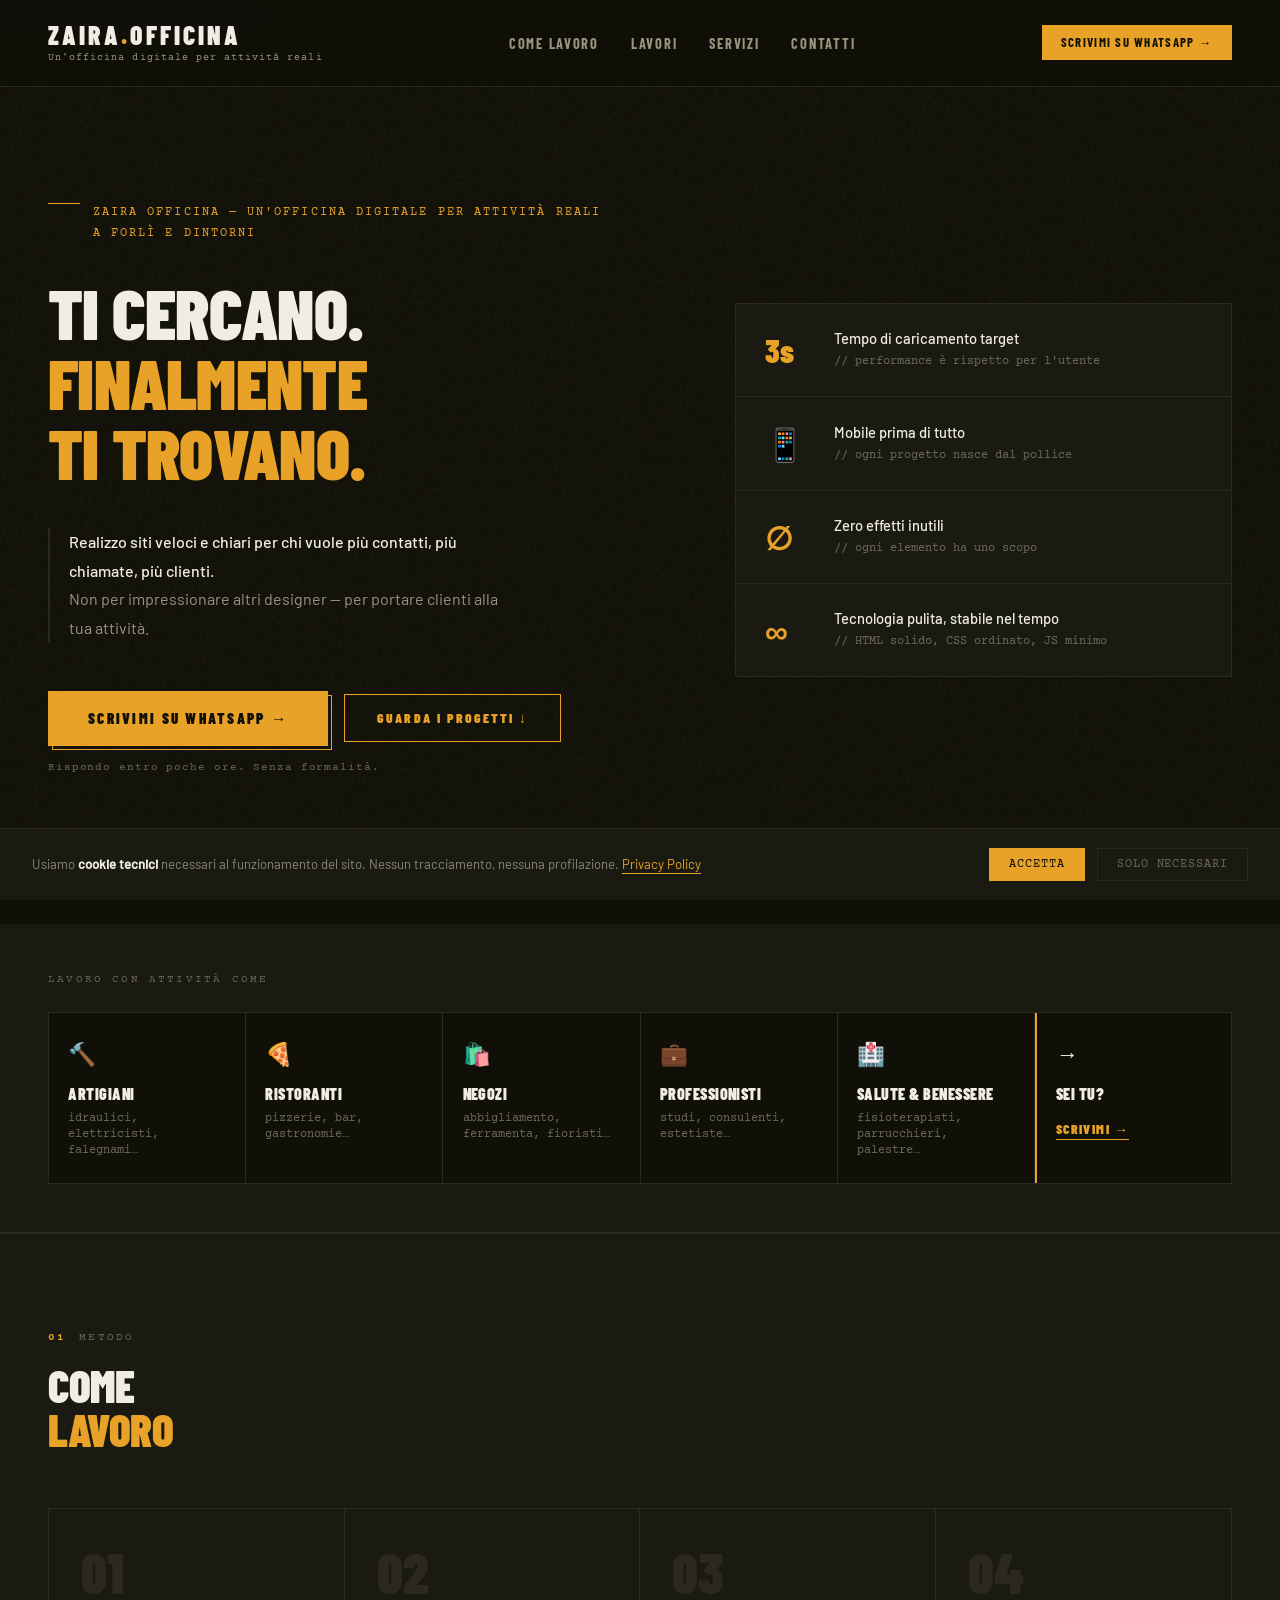
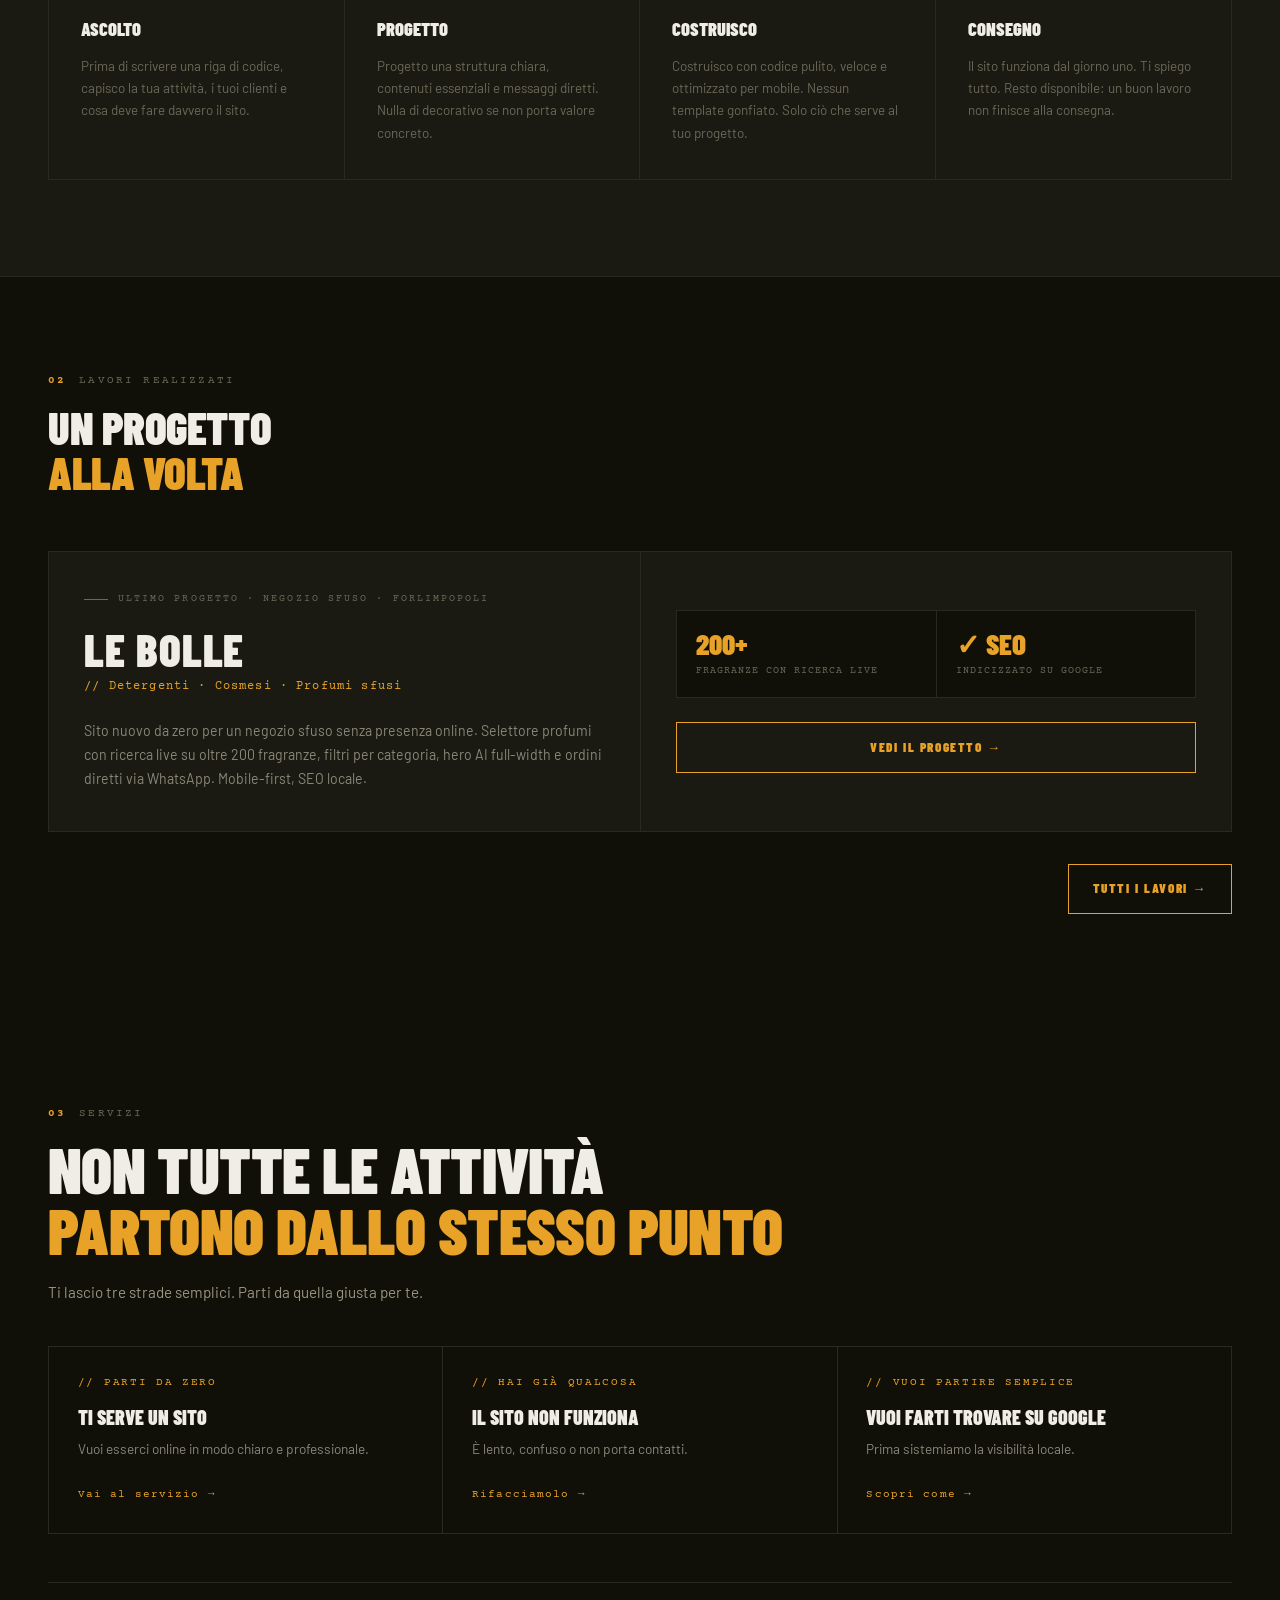
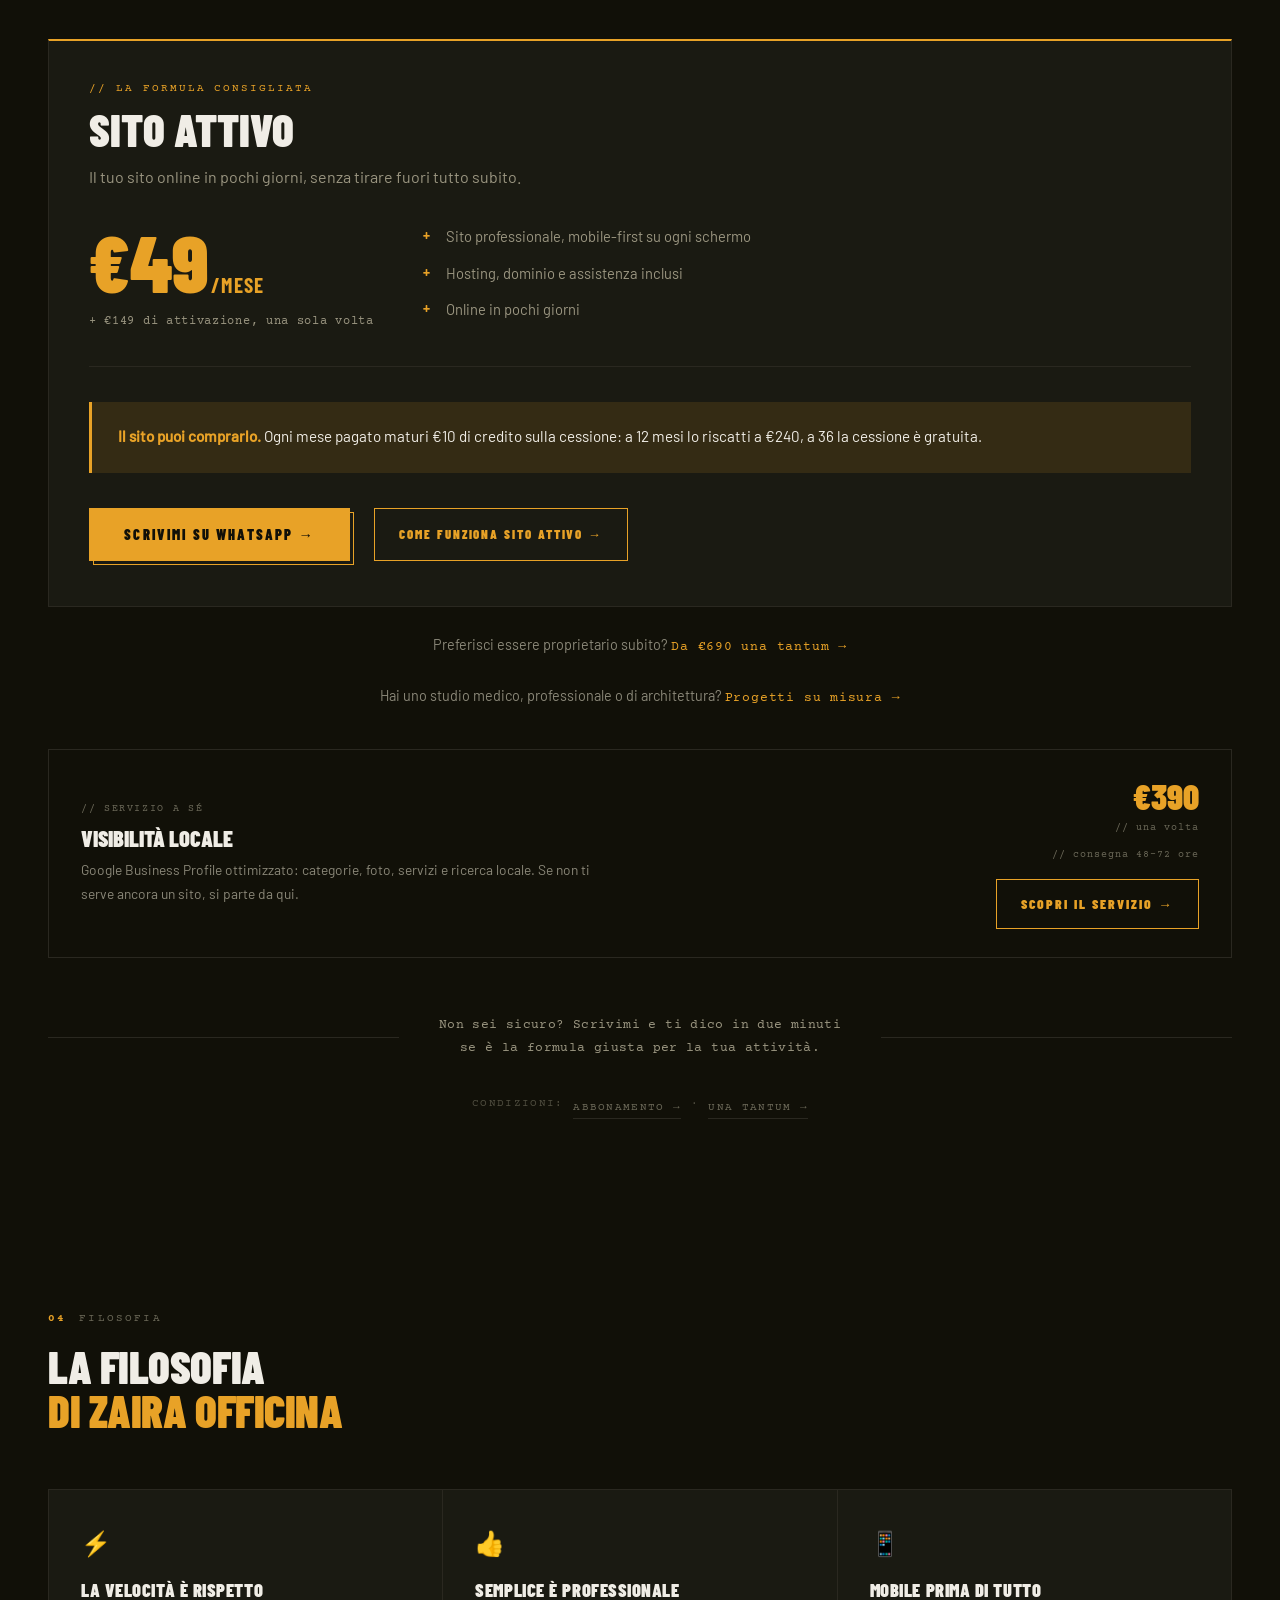
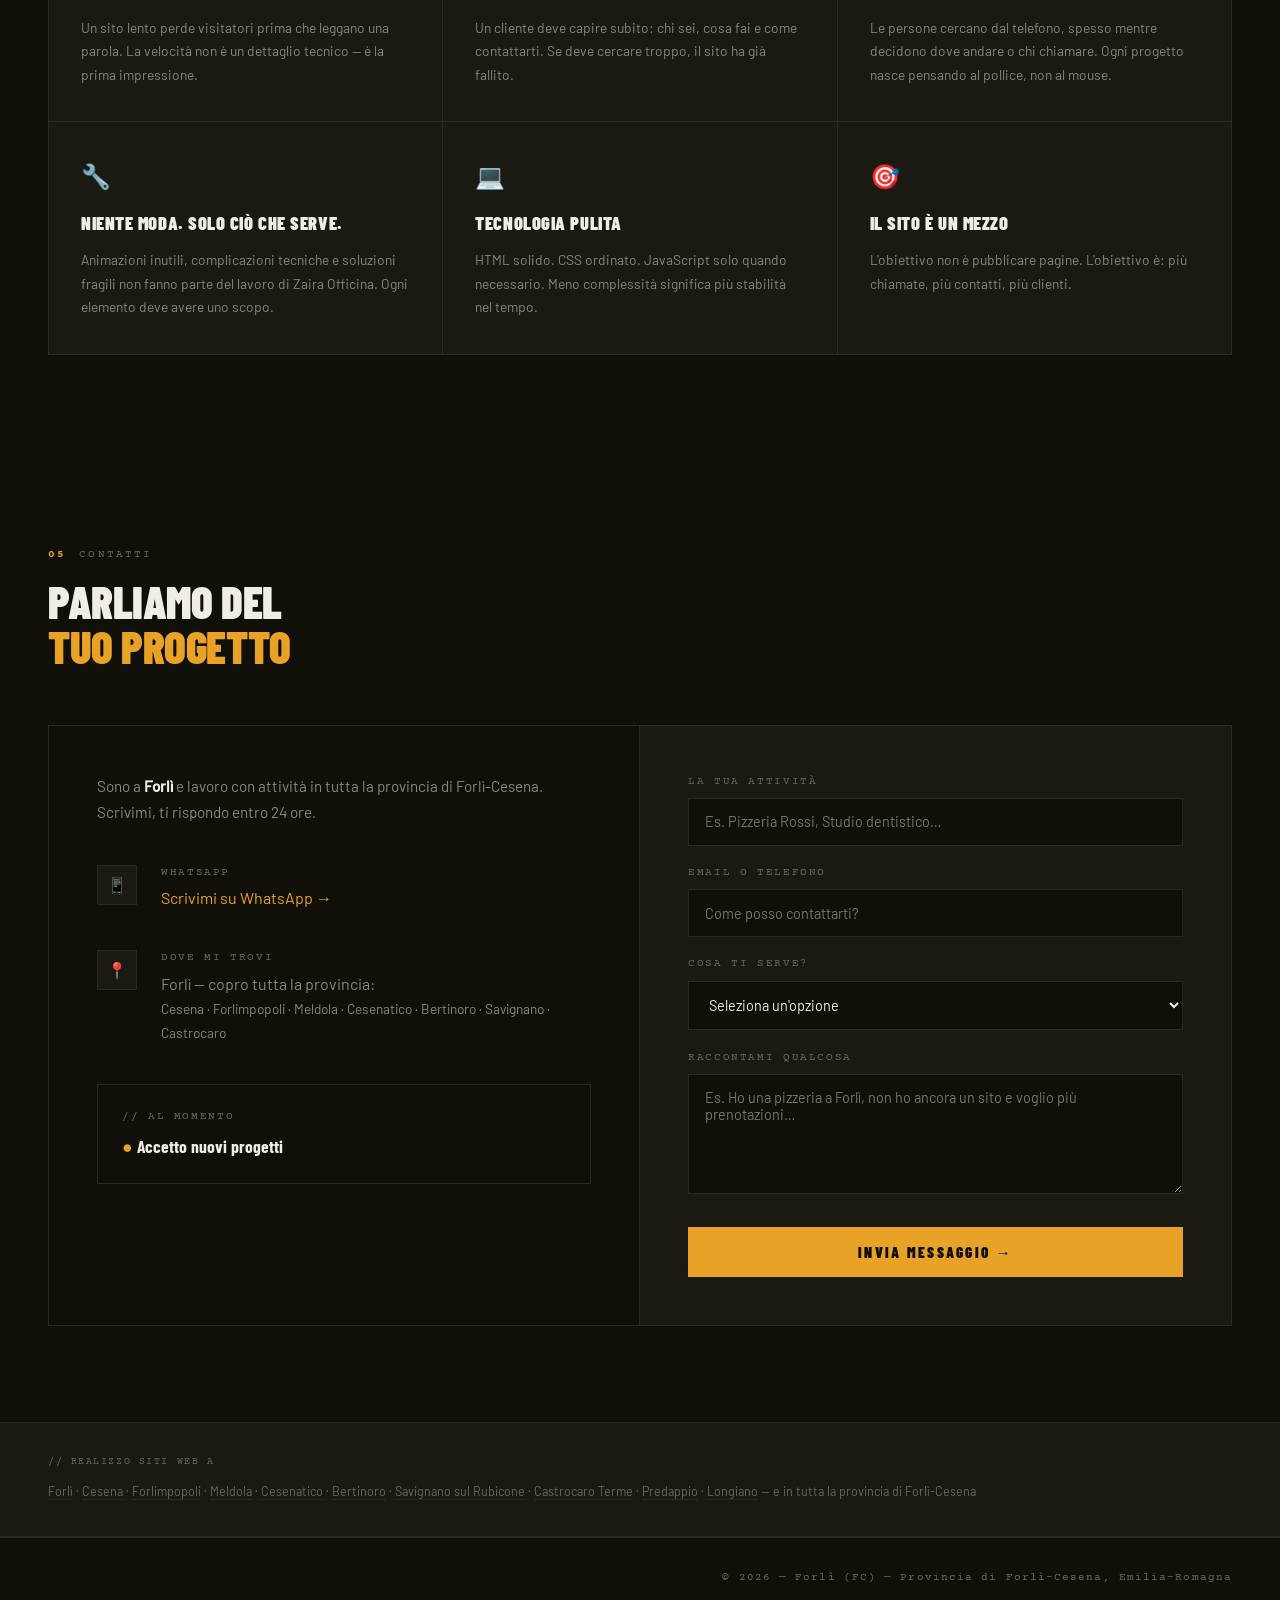
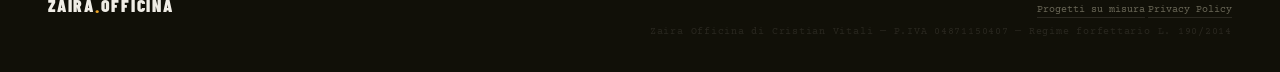
<file: index.html>
<!DOCTYPE html>
<html lang="it">

<head>
    <meta charset="UTF-8">
    <meta name="viewport" content="width=device-width, initial-scale=1.0, viewport-fit=cover">


    <!-- Titolo pagina — include la keyword locale principale -->
    <!-- Title orientato al brand + "web agency": la query commerciale
         "creazione siti web Forlì" è assegnata a servizi/siti-web-forli.html.
         Due title quasi identici sulla stessa ricerca facevano concorrenza
         interna e Google non sapeva quale pagina mostrare. -->
    <title>Zaira Officina — Web agency a Forlì per attività locali</title>

    <!-- ── FAVICON ─────────────────────────────────────────────────────────── -->
    <link rel="icon" type="image/x-icon" href="img/favicon.ico">
    <link rel="icon" type="image/svg+xml" href="img/favicon.svg">
    <link rel="icon" type="image/png" sizes="32x32" href="img/favicon-32.png">
    <link rel="icon" type="image/png" sizes="16x16" href="img/favicon-16.png">

    <!-- Meta description — appare nei risultati Google (max 160 caratteri) -->
    <meta name="description" content="Zaira Officina crea siti web veloci per artigiani, negozi e ristoranti a Forlì e provincia di Forlì-Cesena. Design mobile-first, SEO locale, prezzi chiari. Risposta entro 24h.">

    <!-- Canonical — indica a Google l'URL ufficiale della pagina -->
    <link rel="canonical" href="https://zairaofficina.it/">

    <!-- Robots — permette esplicitamente indicizzazione e follow dei link -->
    <meta name="robots" content="index, follow, max-snippet:-1, max-image-preview:large, max-video-preview:-1">

    <link rel="sitemap" type="application/xml" href="sitemap.xml">

    <!-- ── OPEN GRAPH (Facebook, WhatsApp, LinkedIn) ──────────────────────── -->
    <meta property="og:type" content="website">
    <meta property="og:locale" content="it_IT">
    <meta property="og:site_name" content="Zaira Officina">
    <meta property="og:title" content="Siti web professionali a Forlì | Zaira Officina">
    <meta property="og:description" content="Siti veloci e chiari per artigiani, negozi e ristoranti a Forlì e provincia Forlì-Cesena. Più contatti, più clienti.">
    <meta property="og:url" content="https://zairaofficina.it/">
    <meta property="og:image" content="https://zairaofficina.it/img/og-sito-attivo.jpg">

    <!-- ── TWITTER / X CARD ──────────────────────────────────────────────── -->
    <meta name="twitter:card" content="summary_large_image">
    <meta name="twitter:title" content="Siti web professionali a Forlì | Zaira Officina">
    <meta name="twitter:description" content="Web agency a Forlì: siti veloci per artigiani, negozi e ristoranti in tutta la provincia Forlì-Cesena.">

    <!-- ── SCHEMA.ORG — DATI STRUTTURATI (JSON-LD) ───────────────────────── -->
    <script type="application/ld+json">
        {
            "@context": "https://schema.org",
            "@type": "ProfessionalService",
            "name": "Zaira Officina",
            "description": "Web agency a Forlì specializzata in siti web professionali per artigiani, negozi, ristoranti e liberi professionisti nella provincia di Forlì-Cesena.",
            "url": "https://zairaofficina.it",
            "logo": "https://zairaofficina.it/img/favicon.svg",
            "image": "https://zairaofficina.it/img/og-sito-attivo.jpg",
            "telephone": "+39-393-071-9544",
            "email": "info@zairaofficina.it",
            "address": {
                "@type": "PostalAddress",
                "addressLocality": "Forlì",
                "addressRegion": "FC",
                "postalCode": "47034",
                "addressCountry": "IT"
            },
            "geo": {
                "@type": "GeoCoordinates",
                "latitude": 44.1769,
                "longitude": 12.1285
            },
            "areaServed": [{
                "@type": "City",
                "name": "Forlì"
            }, {
                "@type": "City",
                "name": "Cesena"
            }, {
                "@type": "City",
                "name": "Forlimpopoli"
            }, {
                "@type": "City",
                "name": "Meldola"
            }, {
                "@type": "City",
                "name": "Cesenatico"
            }, {
                "@type": "City",
                "name": "Bertinoro"
            }, {
                "@type": "City",
                "name": "Savignano sul Rubicone"
            }, {
                "@type": "City",
                "name": "Castrocaro Terme"
            }, {
                "@type": "AdministrativeArea",
                "name": "Provincia di Forlì-Cesena"
            }],
            "serviceType": [
                "Realizzazione siti web",
                "Web design mobile-first",
                "SEO locale",
                "E-commerce",
                "Google Business ottimizzazione"
            ],
            "priceRange": "€€",
            "openingHoursSpecification": [{
                "@type": "OpeningHoursSpecification",
                "dayOfWeek": ["Monday", "Tuesday", "Wednesday", "Thursday", "Friday"],
                "opens": "09:00",
                "closes": "18:00"
            }],
            "sameAs": [
                "https://www.instagram.com/zaira.officina/"
            ]
        }
    </script>

    <link rel="stylesheet" href="css/main.min.css">
</head>

<body>

    <!-- NAVIGAZIONE -->
    <nav>
        <a href="index.html" class="nav-logo">
            <span class="logo-name">Zaira<span>.</span>Officina</span>
            <span class="logo-tag">Un'officina digitale per attività reali</span>
        </a>

        <!-- Menu desktop -->
        <ul class="nav-links">
            <li><a href="#processo">Come lavoro</a></li>
            <li><a href="#portfolio">Lavori</a></li>
            <li><a href="#prezzi">Servizi</a></li>
            <li><a href="#contatti">Contatti</a></li>
        </ul>

        <!-- CTA WhatsApp desktop -->
        <a href="https://wa.me/393930719544?text=Ciao%20Cristian%2C%20vorrei%20un%20preventivo." class="nav-cta" target="_blank" rel="noopener">Scrivimi su WhatsApp →</a>

        <!-- Hamburger — visibile solo su mobile (< 900px) -->
        <button class="hamburger" aria-label="Apri menu" aria-expanded="false">
            <span class="hamburger-bar"></span>
            <span class="hamburger-bar"></span>
            <span class="hamburger-bar"></span>
        </button>
    </nav>

    <!-- Menu overlay mobile -->
    <div class="nav-mobile-menu" role="dialog" aria-label="Menu di navigazione">
        <a href="#processo">Come lavoro</a>
        <a href="#portfolio">Lavori</a>
        <a href="#prezzi">Servizi</a>
        <a href="#contatti" class="nav-mobile-cta">Contatti →</a>
    </div>


    <!-- ════════════════════════════════════════════════════════════════════════
       HERO
       Struttura: colonna sinistra (titolo + CTA) | colonna destra (stat-blocks)
       ════════════════════════════════════════════════════════════════════════ -->
    <div class="hero">

        <!-- Colonna sinistra -->
        <div class="hero-left">
            <p class="hero-tag">
                Zaira Officina — un'officina digitale per attività reali<br>a Forlì e dintorni
            </p>

            <h1 class="hero-title">
                <!-- Riga 1: sempre visibile -->
                <span class="line-seek">Ti cercano.</span><br>

                <!-- Riga 2: viene barrata e scompare via CSS animation -->
                <span class="line-lost">Non ti trovano.</span>

                <!-- Riga 3: entra dal basso dopo la barratura -->
                <span class="line-solution">Finalmente<br>ti trovano.</span>
            </h1>

            <p class="hero-sub">
                <strong>Realizzo siti veloci e chiari per chi vuole più contatti, più chiamate, più clienti.</strong><br> Non per impressionare altri designer — per portare clienti alla tua attività.
            </p>

            <!-- CTA hero: bottone primario WhatsApp + secondario portfolio -->
            <div class="hero-cta-group">
                <a href="https://wa.me/393930719544?text=Ciao%20Cristian,%20ho%20visto%20il%20tuo%20sito.%20Vorrei%20capire%20meglio." class="btn-primary" target="_blank" rel="noopener">
                    Scrivimi su WhatsApp →
                </a>
                <a href="#portfolio" class="btn-outline">
                    Guarda i progetti ↓
                </a>
            </div>
            <p class="hero-cta-note">Rispondo entro poche ore. Senza formalità.</p>
        </div>

        <!-- Colonna destra: stat-blocks -->
        <div class="hero-right">
            <div class="stat-block">
                <div class="stat-num">3s</div>
                <div>
                    <div class="stat-label">Tempo di caricamento target</div>
                    <div class="stat-desc">// performance è rispetto per l'utente</div>
                </div>
            </div>

            <div class="stat-block">
                <div class="stat-num">📱</div>
                <div>
                    <div class="stat-label">Mobile prima di tutto</div>
                    <div class="stat-desc">// ogni progetto nasce dal pollice</div>
                </div>
            </div>

            <div class="stat-block">
                <div class="stat-num">∅</div>
                <div>
                    <div class="stat-label">Zero effetti inutili</div>
                    <div class="stat-desc">// ogni elemento ha uno scopo</div>
                </div>
            </div>

            <div class="stat-block">
                <div class="stat-num">∞</div>
                <div>
                    <div class="stat-label">Tecnologia pulita, stabile nel tempo</div>
                    <div class="stat-desc">// HTML solido, CSS ordinato, JS minimo</div>
                </div>
            </div>
        </div>

    </div>
    <!-- /hero -->

    <!-- FOR WHO -->
    <div class="for-who">
        <div class="for-who-inner">
            <p class="for-who-label">Lavoro con attività come</p>
            <div class="for-who-grid">

                <div class="for-who-item">
                    <span class="for-who-icon" aria-hidden="true">🔨</span>
                    <span class="for-who-name">Artigiani</span>
                    <span class="for-who-ex">idraulici, elettricisti, falegnami…</span>
                </div>

                <div class="for-who-item">
                    <span class="for-who-icon" aria-hidden="true">🍕</span>
                    <span class="for-who-name">Ristoranti</span>
                    <span class="for-who-ex">pizzerie, bar, gastronomie…</span>
                </div>

                <div class="for-who-item">
                    <span class="for-who-icon" aria-hidden="true">🛍️</span>
                    <span class="for-who-name">Negozi</span>
                    <span class="for-who-ex">abbigliamento, ferramenta, fioristi…</span>
                </div>

                <div class="for-who-item">
                    <span class="for-who-icon" aria-hidden="true">💼</span>
                    <span class="for-who-name">Professionisti</span>
                    <span class="for-who-ex">studi, consulenti, estetiste…</span>
                </div>

                <div class="for-who-item">
                    <span class="for-who-icon" aria-hidden="true">🏥</span>
                    <span class="for-who-name">Salute &amp; Benessere</span>
                    <span class="for-who-ex">fisioterapisti, parrucchieri, palestre…</span>
                </div>

                <!-- CTA: "Sei tu?" -->
                <div class="for-who-item for-who-cta">
                    <span class="for-who-icon" aria-hidden="true">→</span>
                    <span class="for-who-name">Sei tu?</span>
                    <a href="#contatti" class="for-who-link">Scrivimi →</a>
                </div>

            </div>
        </div>
    </div>
    <!-- /for-who -->


    <!-- PROCESSO -->
    <section id="processo" class="process">
        <div class="process-inner">
            <div class="section-label" data-num="01">Metodo</div>
            <h2 class="section-title">
                Come<br>
                <span>lavoro</span>
            </h2>

            <div class="process-steps">

                <div class="step">
                    <div class="step-num" aria-hidden="true">01</div>
                    <h3 class="step-title">Ascolto</h3>
                    <p class="step-text">Prima di scrivere una riga di codice, capisco la tua attività, i tuoi clienti e cosa deve fare davvero il sito.</p>
                </div>

                <div class="step">
                    <div class="step-num" aria-hidden="true">02</div>
                    <h3 class="step-title">Progetto</h3>
                    <p class="step-text">Progetto una struttura chiara, contenuti essenziali e messaggi diretti. Nulla di decorativo se non porta valore concreto.</p>
                </div>

                <div class="step">
                    <div class="step-num" aria-hidden="true">03</div>
                    <h3 class="step-title">Costruisco</h3>
                    <p class="step-text">Costruisco con codice pulito, veloce e ottimizzato per mobile. Nessun template gonfiato. Solo ciò che serve al tuo progetto.</p>
                </div>

                <div class="step">
                    <div class="step-num" aria-hidden="true">04</div>
                    <h3 class="step-title">Consegno</h3>
                    <p class="step-text">Il sito funziona dal giorno uno. Ti spiego tutto. Resto disponibile: un buon lavoro non finisce alla consegna.</p>
                </div>

            </div>
        </div>
    </section>
    <!-- /processo -->


    <!-- PORTFOLIO -->
    <section id="portfolio" class="portfolio">
        <div class="section-label" data-num="02">Lavori realizzati</div>
        <h2 class="section-title">
            Un progetto<br>
            <span>alla volta</span>
        </h2>

        <div class="portfolio-card">

            <div class="card-left">
                <div class="card-tag">Ultimo progetto · Negozio sfuso · Forlimpopoli</div>
                <div class="card-client">Le Bolle</div>
                <div class="card-type">// Detergenti · Cosmesi · Profumi sfusi</div>
                <div class="card-desc">
                    Sito nuovo da zero per un negozio sfuso senza presenza online. Selettore profumi con ricerca live su oltre 200 fragranze, filtri per categoria, hero AI full-width e ordini diretti via WhatsApp. Mobile-first, SEO locale.
                </div>
            </div>

            <div class="card-right">
                <div class="card-stats">
                    <div class="card-stat">
                        <div class="card-stat-num">200+</div>
                        <div class="card-stat-label">fragranze con ricerca live</div>
                    </div>
                    <div class="card-stat">
                        <div class="card-stat-num">✓ SEO</div>
                        <div class="card-stat-label">indicizzato su Google</div>
                    </div>
                </div>
                <a href="https://www.lebolleforlimpopoli.it/" class="card-link" target="_blank" rel="noopener">Vedi il progetto →</a>
            </div>

        </div>

        <div class="portfolio-all-link">
            <a href="pages/portfolio.html" class="card-link">Tutti i lavori →</a>
        </div>

    </section>
    <!-- /portfolio -->

    <!-- ════════════════════════════════════════════════════════════════════════
       PREZZI — unica sezione commerciale della home.
       Ordine: le 3 strade fanno da filtro d'ingresso, poi il blocco principale
       (Sito Attivo, in abbonamento), poi le alternative in ordine di peso
       decrescente. Una sola proposta forte, il resto subordinato.
       ════════════════════════════════════════════════════════════════════════ -->
    <section id="prezzi" class="pz">

        <!-- INTRO: le 3 strade d'ingresso -->
        <div class="pz-intro">

            <div class="section-label" data-num="03">Servizi</div>

            <h2 class="pz-title">
                Non tutte le attività<br>
                <span>partono dallo stesso punto</span>
            </h2>

            <p class="pz-intro-sub">
                Ti lascio tre strade semplici. Parti da quella giusta per te.
            </p>

            <div class="pz-entry-grid">

                <!-- 1. NON HAI SITO -->
                <a href="servizi/siti-web-forli.html" class="pz-entry-card">
                    <div class="pz-entry-label">// parti da zero</div>
                    <h3>Ti serve un sito</h3>
                    <p>Vuoi esserci online in modo chiaro e professionale.</p>
                    <span class="pz-entry-link">Vai al servizio →</span>
                </a>

                <!-- 2. HAI GIÀ UN SITO -->
                <a href="servizi/rifacimento-sito-web.html" class="pz-entry-card">
                    <div class="pz-entry-label">// hai già qualcosa</div>
                    <h3>Il sito non funziona</h3>
                    <p>È lento, confuso o non porta contatti.</p>
                    <span class="pz-entry-link">Rifacciamolo →</span>
                </a>

                <!-- 3. VUOI PARTIRE LEGGERO -->
                <a href="servizi/google-business-profile.html" class="pz-entry-card">
                    <div class="pz-entry-label">// vuoi partire semplice</div>
                    <h3>Vuoi farti trovare su Google</h3>
                    <p>Prima sistemiamo la visibilità locale.</p>
                    <span class="pz-entry-link">Scopri come →</span>
                </a>

            </div>

        </div>
        <!-- /pz-intro -->

        <!-- BLOCCO PRINCIPALE — SITO ATTIVO (abbonamento) -->
        <div class="pz-block pz-block--sub pz-main">

            <div class="pz-main-head">
                <div class="pz-block-label">// la formula consigliata</div>
                <h3 class="pz-main-title">Sito Attivo</h3>
                <p class="pz-main-claim">
                    Il tuo sito online in pochi giorni, senza tirare fuori tutto subito.
                </p>
            </div>

            <div class="pz-main-body">

                <!-- Prezzo -->
                <div class="pz-main-price">
                    <div class="pz-main-price-main">
                        <span class="pz-main-price-num">€49</span><span class="pz-main-price-mo">/mese</span>
                    </div>
                    <div class="pz-main-price-act">+ €149 di attivazione, una sola volta</div>
                </div>

                <!-- Cosa comprende -->
                <ul class="pz-main-list">
                    <li>Sito professionale, mobile-first su ogni schermo</li>
                    <li>Hosting, dominio e assistenza inclusi</li>
                    <li>Online in pochi giorni</li>
                </ul>

            </div>

            <!-- Riscatto: risponde all'obiezione "poi il sito non è mio".
                 Deve restare visibile, non nascosto in fondo alla pagina.
                 Formulazione allineata a pages/sito-attivo-termini.html:
                 e' un'opzione di acquisto, non un passaggio automatico. -->
            <div class="pz-riscatto">
                <p class="pz-riscatto-text">
                    <strong>Il sito puoi comprarlo.</strong> Ogni mese pagato maturi €10 di credito
                    sulla cessione: a 12 mesi lo riscatti a €240, a 36 la cessione è gratuita.
                </p>
            </div>

            <!-- CTA -->
            <div class="pz-main-cta">
                <a href="https://wa.me/393930719544?text=Ciao%20Cristian,%20vorrei%20capire%20se%20Sito%20Attivo%20va%20bene%20per%20la%20mia%20attivit%C3%A0." class="pz-btn pz-btn--primary" target="_blank" rel="noopener">Scrivimi su WhatsApp →</a>
                <a href="pages/sito-attivo.html" class="pz-btn pz-btn--outline pz-btn--ghost">Come funziona Sito Attivo →</a>
            </div>

        </div>
        <!-- /blocco principale -->

        <!-- ALTERNATIVA PROPRIETÀ IMMEDIATA — riga singola, non un blocco:
             resta disponibile senza competere con l'abbonamento. -->
        <p class="pz-owner">
            Preferisci essere proprietario subito?
            <a href="servizi/siti-web-forli.html" class="pz-owner-link">Da €690 una tantum →</a>
        </p>

        <!-- CORSIA ALTA — solo una porta d'uscita per studi e professionisti,
             senza cifra: il prezzo sta sulla pagina, dopo il metodo. -->
        <p class="pz-owner">
            Hai uno studio medico, professionale o di architettura?
            <a href="servizi/progetti-su-misura.html" class="pz-owner-link">Progetti su misura →</a>
        </p>

        <!-- SERVIZIO A SÉ — visivamente più leggero dell'abbonamento -->
        <div class="pz-side">

            <div class="pz-side-main">
                <div class="pz-side-label">// servizio a sé</div>
                <h3 class="pz-side-title">Visibilità Locale</h3>
                <p class="pz-side-desc">
                    Google Business Profile ottimizzato: categorie, foto, servizi e ricerca locale.
                    Se non ti serve ancora un sito, si parte da qui.
                </p>
            </div>

            <div class="pz-side-aside">
                <div class="pz-side-price">
                    <span class="pz-side-price-num">€390</span>
                    <span class="pz-side-price-note">// una volta</span>
                </div>
                <div class="pz-side-delivery">// consegna 48–72 ore</div>
                <a href="servizi/google-business-profile.html" class="pz-btn pz-btn--outline">Scopri il servizio →</a>
            </div>

        </div>
        <!-- /pz-side -->

        <!-- CHIUSURA — toglie attrito sul contatto, non aiuta più a scegliere
             fra piani: di piani da confrontare non ce ne sono più. -->
        <div class="pz-closer">
            <span class="pz-closer-line"></span>
            <p class="pz-closer-text">Non sei sicuro? Scrivimi e ti dico in due minuti<br>se è la formula giusta per la tua attività.</p>
            <span class="pz-closer-line"></span>
        </div>

        <!-- LINK CONDIZIONI — i due modelli hanno pari trattamento: prima
             l'abbonamento, che e' la proposta principale della sezione. -->
        <div class="pz-conditions-wrap">
            <span class="pz-conditions-label">Condizioni:</span>
            <a href="pages/sito-attivo-termini.html" class="pz-conditions-link">abbonamento →</a>
            <span class="pz-conditions-sep">·</span>
            <a href="pages/fornitura-termini.html" class="pz-conditions-link">una tantum →</a>
        </div>

    </section>
    <!-- /prezzi -->


    <!-- MANIFESTO -->
    <section id="manifesto" class="manifesto">
        <div class="section-label" data-num="04">Filosofia</div>
        <h2 class="section-title">
            La filosofia<br>
            <span>di Zaira Officina</span>
        </h2>

        <div class="manifesto-grid">

            <article class="manifesto-card">
                <span class="card-icon" aria-hidden="true">⚡</span>
                <h3 class="card-title">La velocità è rispetto</h3>
                <p class="card-text">Un sito lento perde visitatori prima che leggano una parola. La velocità non è un dettaglio tecnico — è la prima impressione.</p>
            </article>

            <article class="manifesto-card">
                <span class="card-icon" aria-hidden="true">👍</span>
                <h3 class="card-title">Semplice è professionale</h3>
                <p class="card-text">Un cliente deve capire subito: chi sei, cosa fai e come contattarti. Se deve cercare troppo, il sito ha già fallito.</p>
            </article>

            <article class="manifesto-card">
                <span class="card-icon" aria-hidden="true">📱</span>
                <h3 class="card-title">Mobile prima di tutto</h3>
                <p class="card-text">Le persone cercano dal telefono, spesso mentre decidono dove andare o chi chiamare. Ogni progetto nasce pensando al pollice, non al mouse.</p>
            </article>

            <article class="manifesto-card">
                <span class="card-icon" aria-hidden="true">🔧</span>
                <h3 class="card-title">Niente moda. Solo ciò che serve.</h3>
                <p class="card-text">Animazioni inutili, complicazioni tecniche e soluzioni fragili non fanno parte del lavoro di Zaira Officina. Ogni elemento deve avere uno scopo.</p>
            </article>

            <article class="manifesto-card">
                <span class="card-icon" aria-hidden="true">💻</span>
                <h3 class="card-title">Tecnologia pulita</h3>
                <p class="card-text">HTML solido. CSS ordinato. JavaScript solo quando necessario. Meno complessità significa più stabilità nel tempo.</p>
            </article>

            <article class="manifesto-card">
                <span class="card-icon" aria-hidden="true">🎯</span>
                <h3 class="card-title">Il sito è un mezzo</h3>
                <p class="card-text">L'obiettivo non è pubblicare pagine. L'obiettivo è: più chiamate, più contatti, più clienti.</p>
            </article>

        </div>
    </section>
    <!-- /manifesto -->



    <!-- RECENSIONI -->
    <!-- RECENSIONI (temporaneamente commentata)
         NB: se la riattivi, questa torna 05 e Contatti va riportata a 06.
    <section class="reviews">
      <div class="reviews-inner">
        <div class="section-label" data-num="05">Recensioni reali</div>
        <h2 class="section-title">
          Cosa dicono<br>
          <span>i clienti</span>
        </h2>
        <div class="reviews-grid">
          <article class="review-card">
            <div class="stars" aria-label="5 stelle su 5">★★★★★</div>
            <blockquote class="review-text">
              "Finalmente un sito che i miei clienti capiscono al volo. In tre settimane dal lancio ho ricevuto più richieste di preventivo che nei sei mesi precedenti."
            </blockquote>
            <div class="review-author">Marco Ferretti</div>
            <div class="review-role">// Idraulico, Forlì</div>
          </article>
          <article class="review-card">
            <div class="stars" aria-label="5 stelle su 5">★★★★★</div>
            <blockquote class="review-text">
              "Niente fronzoli, niente perditempo. Mi hanno spiegato tutto chiaramente, il sito è veloce e funziona anche dal telefonino. Esattamente quello che cercavo."
            </blockquote>
            <div class="review-author">Laura Colombo</div>
            <div class="review-role">// Parrucchiera, Cesena</div>
          </article>
          <article class="review-card">
            <div class="stars" aria-label="5 stelle su 5">★★★★★</div>
            <blockquote class="review-text">
              "Il sito precedente era lento e non si vedeva bene sul telefono. Ora i clienti mi trovano su Google e mi scrivono direttamente su WhatsApp. Ha cambiato tutto."
            </blockquote>
            <div class="review-author">Giuseppe Rizzo</div>
            <div class="review-role">// Officina meccanica, Forlimpopoli</div>
          </article>
        </div>
      </div>
    </section>
    /reviews -->



    <!-- CONTATTI -->
    <section id="contatti" class="contact">
        <div class="section-label" data-num="05">Contatti</div>
        <h2 class="section-title">
            Parliamo del<br>
            <span>tuo progetto</span>
        </h2>

        <div class="contact-grid">

            <!-- Colonna sinistra: informazioni di contatto -->
            <div class="contact-left">
                <p class="contact-intro">
                    Sono a <strong class="contact-city">Forlì</strong> e lavoro con attività in tutta la provincia di Forlì-Cesena. Scrivimi, ti rispondo entro 24 ore.
                </p>

                <div class="contact-item">
                    <div class="contact-icon" aria-hidden="true">📱</div>
                    <div>
                        <div class="contact-label">WhatsApp</div>
                        <div class="contact-value">
                            <a href="https://wa.me/393930719544?text=Ciao%20Cristian,%20ho%20visto%20il%20tuo%20sito.%20Vorrei%20capire%20meglio.">Scrivimi su WhatsApp →</a>
                        </div>
                    </div>
                </div>

                <div class="contact-item">
                    <div class="contact-icon" aria-hidden="true">📍</div>
                    <div>
                        <div class="contact-label">Dove mi trovi</div>
                        <div class="contact-value contact-value-muted">
                            Forlì — copro tutta la provincia:<br>
                            <span class="contact-cities">Cesena · Forlimpopoli · Meldola · Cesenatico · Bertinoro · Savignano · Castrocaro</span>
                        </div>
                    </div>
                </div>

                <!-- Badge disponibilità -->
                <div class="contact-status">
                    <div class="contact-status-label">// al momento</div>
                    <div class="contact-status-text">
                        <span class="contact-status-dot" aria-label="Disponibili">●</span> Accetto nuovi progetti
                    </div>
                </div>
            </div>

            <!-- Colonna destra: form di contatto -->
            <div class="contact-right">
                <!-- L'id="contact-form" è usato da main.js per agganciare il submit handler -->
                <form id="contact-form" novalidate>

                    <div class="form-group">
                        <label for="field-attivita">La tua attività</label>
                        <input type="text" id="field-attivita" name="attivita" placeholder="Es. Pizzeria Rossi, Studio dentistico…" required>
                    </div>

                    <div class="form-group">
                        <label for="field-contatto">Email o telefono</label>
                        <input type="text" id="field-contatto" name="contatto" placeholder="Come posso contattarti?" required>
                    </div>

                    <div class="form-group">
                        <label for="field-tipo">Cosa ti serve?</label>
                        <select id="field-tipo" name="tipo">
                            <option value="">Seleziona un'opzione</option>
                            <option value="nuovo">Sito nuovo da zero</option>
                            <option value="rifacimento">Rifacimento sito esistente</option>
                            <option value="google-business">Google Business Profile</option>
                            <option value="manutenzione">Manutenzione sito</option>
                            <option value="ecommerce">E-commerce</option>
                            <option value="non-so">Non so ancora — parliamone</option>
                        </select>
                    </div>

                    <div class="form-group">
                        <label for="field-messaggio">Raccontami qualcosa</label>
                        <textarea id="field-messaggio" name="messaggio" placeholder="Es. Ho una pizzeria a Forlì, non ho ancora un sito e voglio più prenotazioni…"></textarea>
                    </div>

                    <button type="submit" class="form-submit">Invia messaggio →</button>

                </form>
            </div>

        </div>
    </section>
    <!-- /contatti -->


    <!-- ════════════════════════════════════════════════════════════════════════
       FOOTER
       ════════════════════════════════════════════════════════════════════════ -->
    <!-- COPERTURA TERRITORIALE -->
    <div class="territory-block">
        <div class="territory-block-inner">
            <p class="territory-label">// Realizzo siti web a</p>
            <p class="territory-cities">
                <a href="#contatti" class="territory-link">Forlì</a> ·
                <a href="#contatti" class="territory-link">Cesena</a> ·
                <a href="#contatti" class="territory-link">Forlimpopoli</a> ·
                <a href="#contatti" class="territory-link">Meldola</a> ·
                <a href="#contatti" class="territory-link">Cesenatico</a> ·
                <a href="#contatti" class="territory-link">Bertinoro</a> ·
                <a href="#contatti" class="territory-link">Savignano sul Rubicone</a> ·
                <a href="#contatti" class="territory-link">Castrocaro Terme</a> ·
                <a href="#contatti" class="territory-link">Predappio</a> ·
                <a href="#contatti" class="territory-link">Longiano</a> — e in tutta la provincia di Forlì-Cesena
            </p>
        </div>
    </div>

    <div class="divider" aria-hidden="true"></div>
    <footer>
        <div class="footer-logo">ZAIRA<span>.</span>OFFICINA</div>
        <div class="footer-right">
            <div class="footer-copy">
                © <span id="footer-year"></span> — Forlì (FC) — Provincia di Forlì-Cesena, Emilia-Romagna
            </div>
            <div class="footer-legal">
                <a href="servizi/progetti-su-misura.html" class="footer-legal-link">Progetti su misura</a>
                <a href="pages/privacy.html" class="footer-legal-link">Privacy Policy</a>
            </div>
            <div class="footer-disclaimer">
                Zaira Officina di Cristian Vitali — P.IVA 04871150407 — Regime forfettario L. 190/2014
            </div>
        </div>
    </footer>



    <!-- ════════════════════════════════════════════════════════════════════════
       FLOATING CTA BAR — visibile solo su mobile (< 768px)
       WhatsApp: wa.me/393930719544
       ════════════════════════════════════════════════════════════════════════ -->
    <div class="mobile-cta-bar" aria-hidden="true">
        <a href="https://wa.me/393930719544?text=Ciao%20Cristian,%20ho%20visto%20il%20tuo%20sito.%20Vorrei%20capire%20meglio." class="mobile-cta-wa">
            <!-- Icona WhatsApp SVG inline — nessuna dipendenza esterna -->
            <svg width="18" height="18" viewBox="0 0 24 24" fill="currentColor" aria-hidden="true">
                <path d="M17.472 14.382c-.297-.149-1.758-.867-2.03-.967-.273-.099-.471-.148-.67.15-.197.297-.767.966-.94 1.164-.173.199-.347.223-.644.075-.297-.15-1.255-.463-2.39-1.475-.883-.788-1.48-1.761-1.653-2.059-.173-.297-.018-.458.13-.606.134-.133.298-.347.446-.52.149-.174.198-.298.298-.497.099-.198.05-.371-.025-.52-.075-.149-.669-1.612-.916-2.207-.242-.579-.487-.5-.669-.51-.173-.008-.371-.01-.57-.01-.198 0-.52.074-.792.372-.272.297-1.04 1.016-1.04 2.479 0 1.462 1.065 2.875 1.213 3.074.149.198 2.096 3.2 5.077 4.487.709.306 1.262.489 1.694.625.712.227 1.36.195 1.871.118.571-.085 1.758-.719 2.006-1.413.248-.694.248-1.289.173-1.413-.074-.124-.272-.198-.57-.347m-5.421 7.403h-.004a9.87 9.87 0 01-5.031-1.378l-.361-.214-3.741.982.998-3.648-.235-.374a9.86 9.86 0 01-1.51-5.26c.001-5.45 4.436-9.884 9.888-9.884 2.64 0 5.122 1.03 6.988 2.898a9.825 9.825 0 012.893 6.994c-.003 5.45-4.437 9.884-9.885 9.884m8.413-18.297A11.815 11.815 0 0012.05 0C5.495 0 .16 5.335.157 11.892c0 2.096.547 4.142 1.588 5.945L.057 24l6.305-1.654a11.882 11.882 0 005.683 1.448h.005c6.554 0 11.89-5.335 11.893-11.893a11.821 11.821 0 00-3.48-8.413z"/>
            </svg> WhatsApp
        </a>
        <a href="#contatti" class="mobile-cta-form">
            Scrivimi →
        </a>
    </div>


    <!-- ════════════════════════════════════════════════════════════════════════
       BANNER COOKIE — GDPR
       Appare solo se l'utente non ha ancora espresso preferenza.
       La scelta viene salvata in localStorage con chiave "cookie_consent".
       ════════════════════════════════════════════════════════════════════════ -->
    <div id="cookie-banner" role="dialog" aria-label="Informativa cookie" aria-live="polite">
        <div class="cookie-inner">
            <p class="cookie-text">
                Usiamo <strong>cookie tecnici</strong> necessari al funzionamento del sito. Nessun tracciamento, nessuna profilazione. <a href="pages/privacy.html" class="cookie-privacy-link">Privacy Policy</a>
            </p>
            <div class="cookie-actions">
                <button id="cookie-accept" class="cookie-btn cookie-btn--accept">Accetta</button>
                <button id="cookie-reject" class="cookie-btn cookie-btn--reject">Solo necessari</button>
            </div>
        </div>
    </div>


    <!-- SCRIPT: caricato in fondo per non bloccare il rendering -->
    <script src="js/main.js"></script>

</body>

</html>
</file>
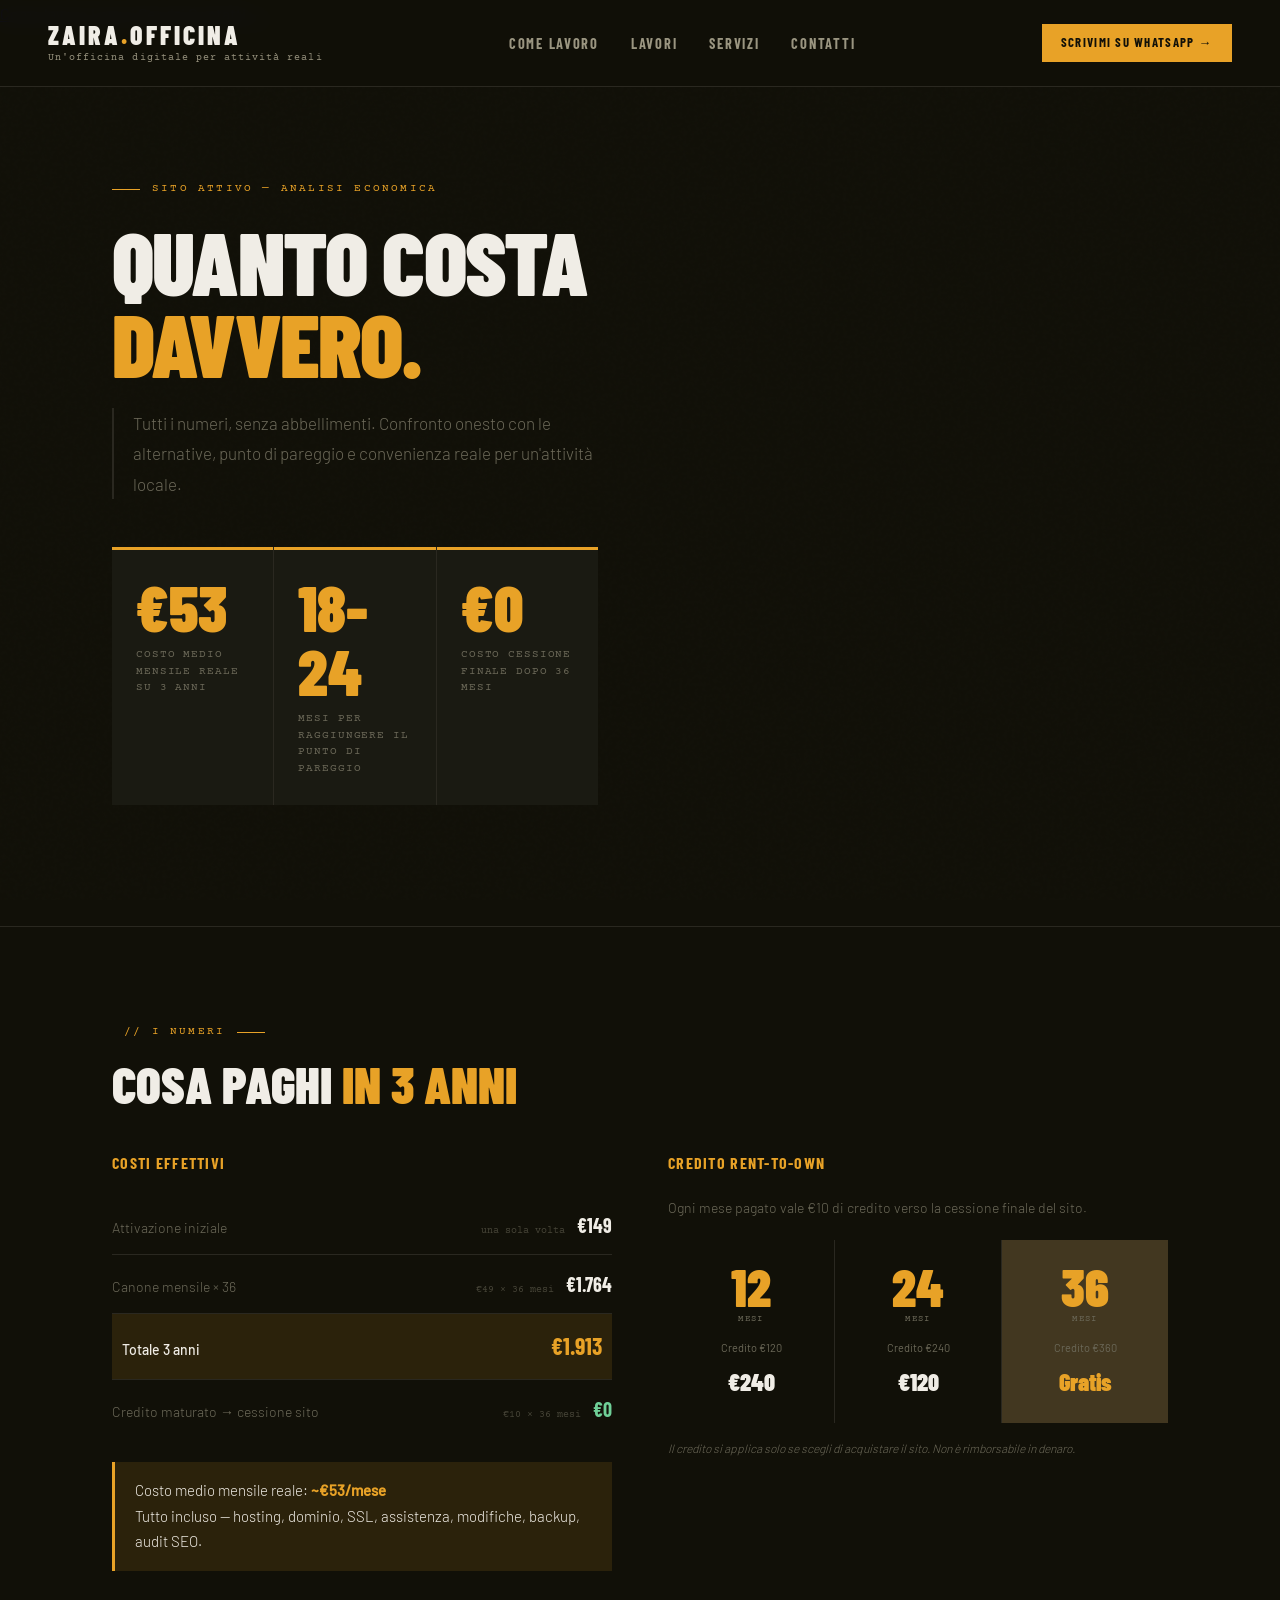
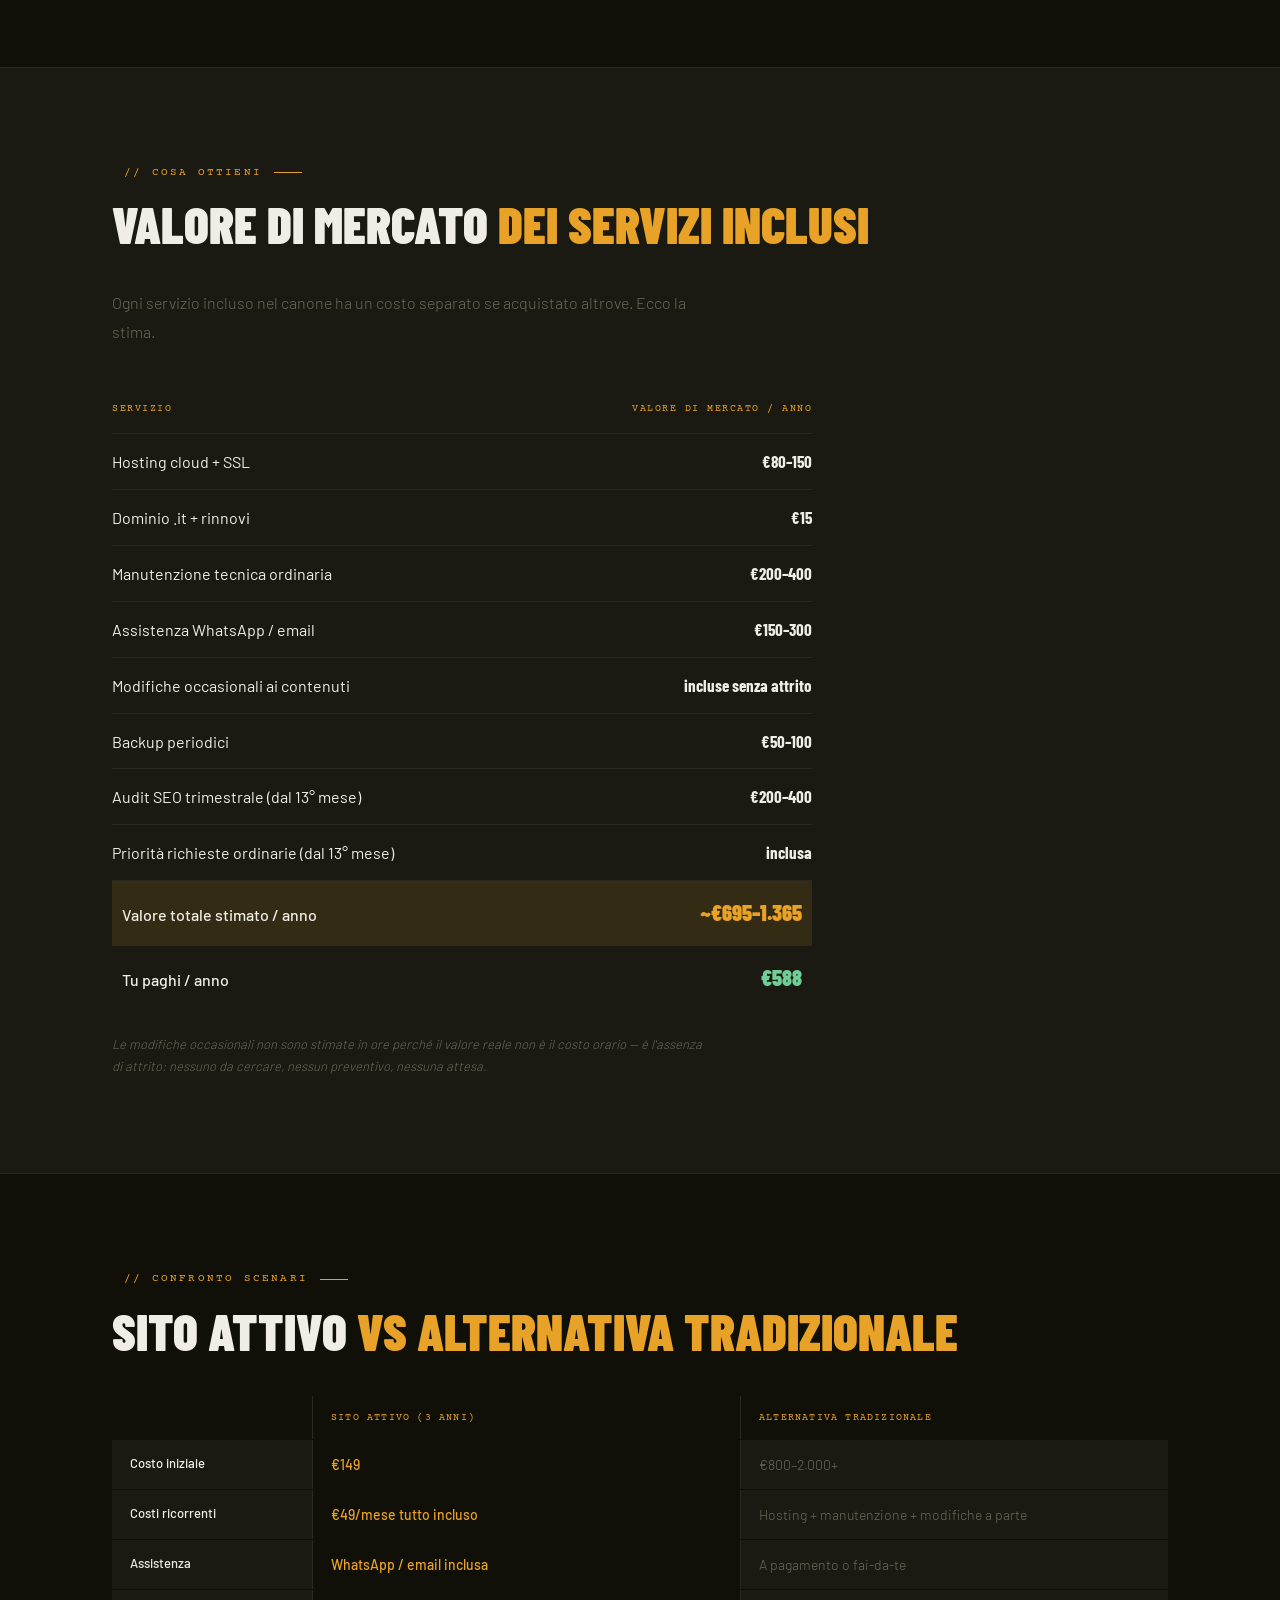
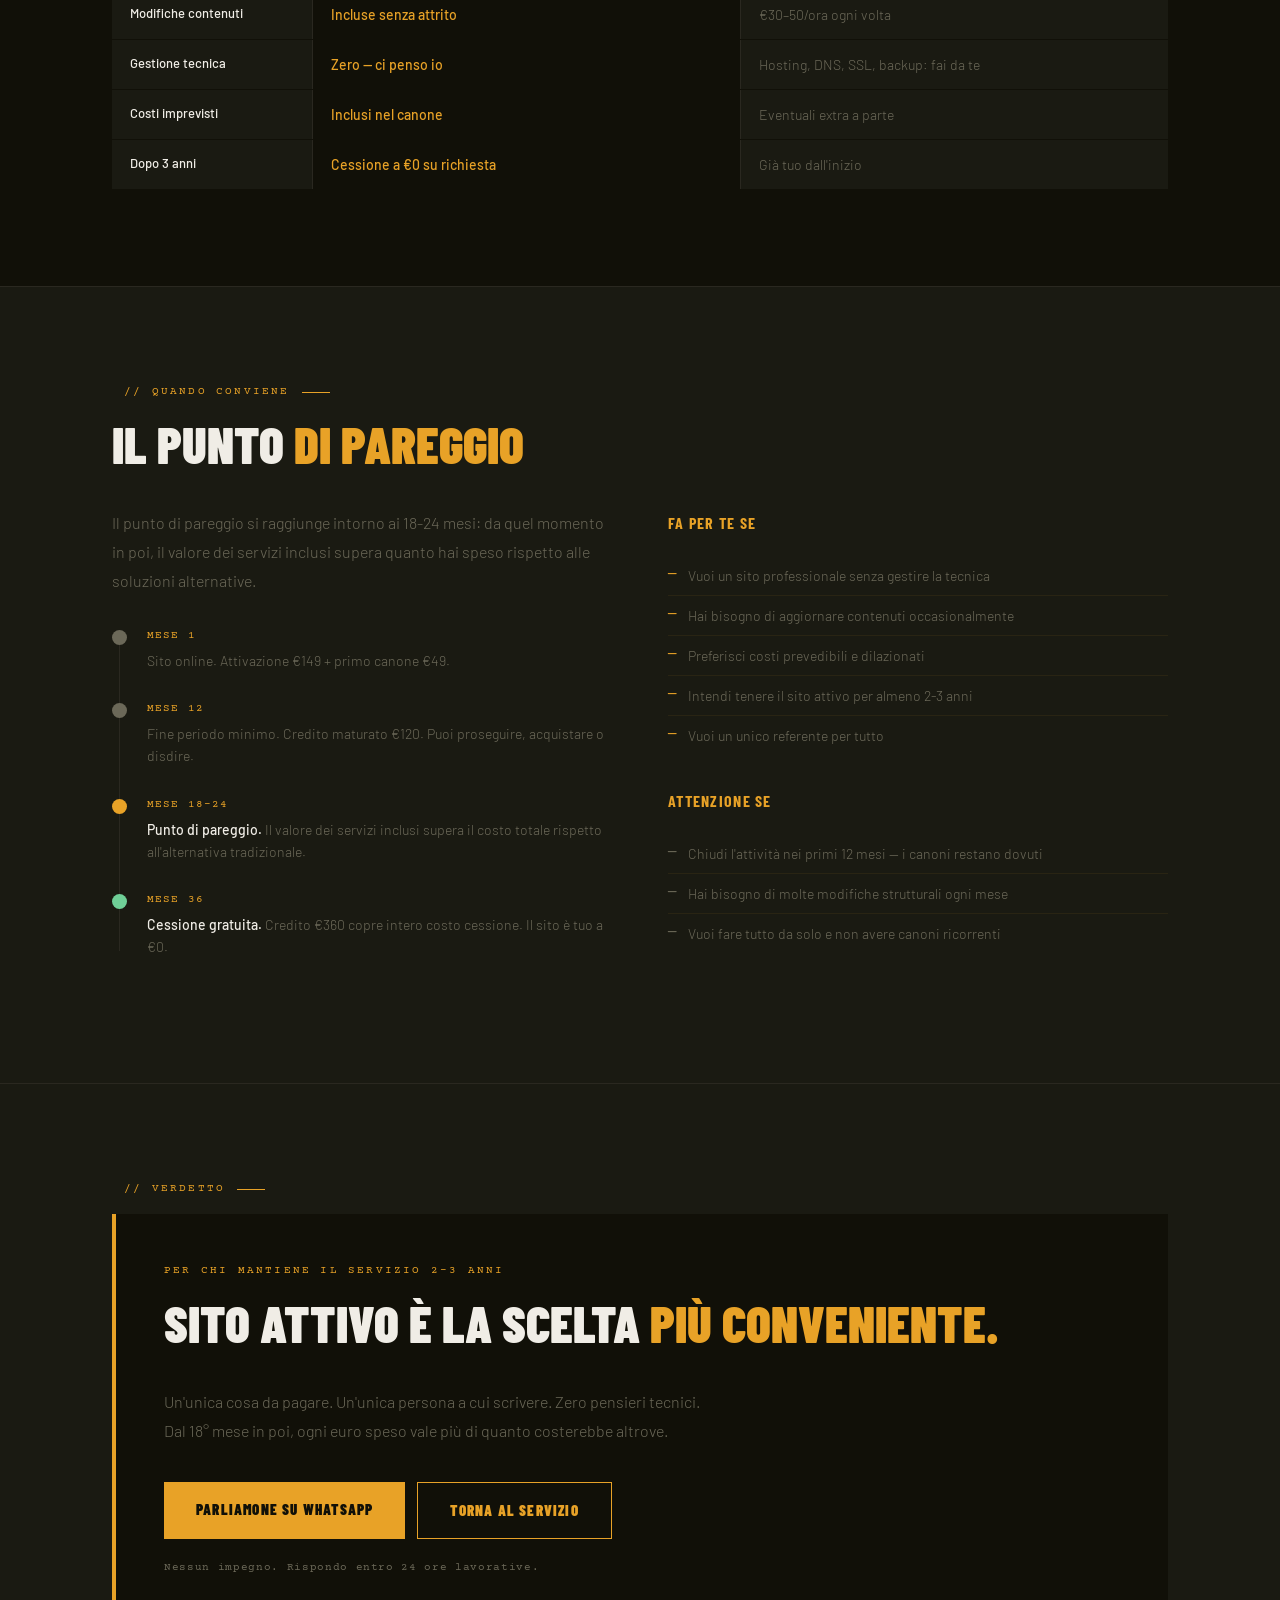
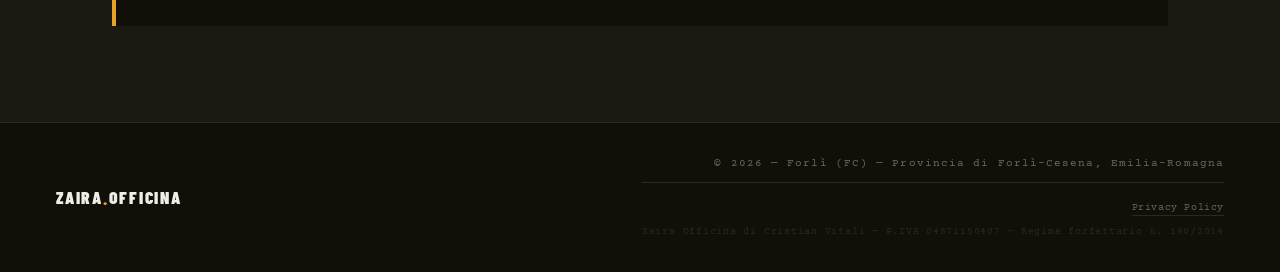
<file: pages/analisi-economica.html>
<!DOCTYPE html>
<html lang="it">

<head>
    <meta charset="UTF-8">
    <meta name="viewport" content="width=device-width, initial-scale=1.0, viewport-fit=cover">
    <title>Quanto conviene Sito Attivo? Analisi economica | Zaira Officina</title>
    <meta name="description" content="Analisi economica del servizio Sito Attivo: costi reali, valore incluso, confronto con le alternative. Tutti i numeri, senza sorprese.">
    <link rel="canonical" href="https://zairaofficina.it/pages/analisi-economica.html">
    <meta name="robots" content="index, follow, max-snippet:-1, max-image-preview:large, max-video-preview:-1">
    <meta property="og:type" content="website">
    <meta property="og:locale" content="it_IT">
    <meta property="og:site_name" content="Zaira Officina">
    <meta property="og:title" content="Quanto conviene Sito Attivo? — Analisi economica | Zaira Officina">
    <meta property="og:description" content="€53/mese tutto incluso. Punto di pareggio a 18-24 mesi. Sito tuo gratis dopo 36 mesi. Tutti i numeri chiari.">
    <meta property="og:url" content="https://zairaofficina.it/pages/analisi-economica.html">
    <meta property="og:image" content="https://zairaofficina.it/img/og-sito-attivo.jpg">
    <meta name="twitter:card" content="summary_large_image">
    <meta name="twitter:title" content="Quanto conviene Sito Attivo? — Analisi economica | Zaira Officina">
    <meta name="twitter:description" content="€53/mese reale su 3 anni. Punto di pareggio a 18-24 mesi. Tutti i numeri chiari, senza abbellimenti.">
    <meta name="twitter:image" content="https://zairaofficina.it/img/og-sito-attivo.jpg">
    <script type="application/ld+json">
    {
        "@context": "https://schema.org",
        "@type": "WebPage",
        "name": "Analisi economica Sito Attivo",
        "description": "Analisi economica del servizio Sito Attivo: costi reali, valore incluso, confronto con le alternative.",
        "url": "https://zairaofficina.it/pages/analisi-economica.html",
        "isPartOf": {
            "@type": "WebSite",
            "name": "Zaira Officina",
            "url": "https://zairaofficina.it/"
        }
    }
    </script>
    <link rel="icon" type="image/x-icon" href="../img/favicon.ico">
    <link rel="icon" type="image/svg+xml" href="../img/favicon.svg">
    <link rel="icon" type="image/png" sizes="32x32" href="../img/favicon-32.png">
    <link rel="icon" type="image/png" sizes="16x16" href="../img/favicon-16.png">
    <link rel="stylesheet" href="../css/main.min.css">
    <link rel="stylesheet" href="../css/analisi-economica.css">
</head>

<body>

    <div id="prog"></div>

    <!-- HEADER -->
    <nav>
        <a href="../index.html" class="nav-logo">
            <span class="logo-name">Zaira<span>.</span>Officina</span>
            <span class="logo-tag">Un'officina digitale per attività reali</span>
        </a>
        <ul class="nav-links">
            <li><a href="../index.html#processo">Come lavoro</a></li>
            <li><a href="../index.html#portfolio">Lavori</a></li>
            <li><a href="../index.html#prezzi">Servizi</a></li>
            <li><a href="../index.html#contatti">Contatti</a></li>
        </ul>
        <a href="https://wa.me/393930719544?text=Ciao%20Cristian%2C%20vorrei%20un%20preventivo." class="nav-cta" target="_blank" rel="noopener">Scrivimi su WhatsApp →</a>
        <button class="hamburger" aria-label="Apri menu" aria-expanded="false">
            <span class="hamburger-bar"></span>
            <span class="hamburger-bar"></span>
            <span class="hamburger-bar"></span>
        </button>
    </nav>

    <div class="nav-mobile-menu" role="dialog" aria-label="Menu di navigazione">
        <a href="../index.html#processo">Come lavoro</a>
        <a href="../index.html#portfolio">Lavori</a>
        <a href="../index.html#prezzi">Servizi</a>
        <a href="../index.html#contatti" class="nav-mobile-cta">Contatti →</a>
    </div>

    <!-- HERO -->
    <section class="hero">
        <div class="wrap">
            <p class="eyebrow">Sito Attivo — Analisi economica</p>
            <h1>Quanto costa<span>davvero.</span></h1>
            <p class="hero-sub">Tutti i numeri, senza abbellimenti. Confronto onesto con le alternative, punto di pareggio e convenienza reale per un'attività locale.</p>
            <div class="hero-kpi">
                <div class="kpi-card">
                    <span class="kpi-val">€53</span>
                    <span class="kpi-label">costo medio mensile reale su 3 anni</span>
                </div>
                <div class="kpi-card">
                    <span class="kpi-val">18-24</span>
                    <span class="kpi-label">mesi per raggiungere il punto di pareggio</span>
                </div>
                <div class="kpi-card">
                    <span class="kpi-val">€0</span>
                    <span class="kpi-label">costo cessione finale dopo 36 mesi</span>
                </div>
            </div>
        </div>
    </section>

    <!-- COSTI REALI -->
    <section class="section" id="costi">
        <div class="wrap">
            <p class="section-label">// i numeri</p>
            <h2>Cosa paghi<span> in 3 anni</span></h2>
            <div class="two-col">

                <div>
                    <p class="col-title">Costi effettivi</p>
                    <div class="table">
                        <div class="table-row">
                            <span class="table-label">Attivazione iniziale</span>
                            <span class="table-note">una sola volta</span>
                            <span class="table-val">€149</span>
                        </div>
                        <div class="table-row">
                            <span class="table-label">Canone mensile × 36</span>
                            <span class="table-note">€49 × 36 mesi</span>
                            <span class="table-val">€1.764</span>
                        </div>
                        <div class="table-row table-total">
                            <span class="table-label">Totale 3 anni</span>
                            <span class="table-note"></span>
                            <span class="table-val accent">€1.913</span>
                        </div>
                        <div class="table-row">
                            <span class="table-label">Credito maturato → cessione sito</span>
                            <span class="table-note">€10 × 36 mesi</span>
                            <span class="table-val green">€0</span>
                        </div>
                    </div>
                    <div class="highlight-box">
                        Costo medio mensile reale: <strong>~€53/mese</strong><br> Tutto incluso — hosting, dominio, SSL, assistenza, modifiche, backup, audit SEO.
                    </div>
                </div>

                <!-- RENT TO OWN -->
                <div>
                    <p class="col-title">Credito rent-to-own</p>
                    <p class="col-sub">Ogni mese pagato vale €10 di credito verso la cessione finale del sito.</p>
                    <div class="rto-grid">
                        <div class="rto-card">
                            <div class="rto-n">12</div>
                            <div class="rto-months">mesi</div>
                            <div class="rto-credit">Credito €120</div>
                            <div class="rto-price">€240</div>
                        </div>
                        <div class="rto-card">
                            <div class="rto-n">24</div>
                            <div class="rto-months">mesi</div>
                            <div class="rto-credit">Credito €240</div>
                            <div class="rto-price">€120</div>
                        </div>
                        <div class="rto-card featured">
                            <div class="rto-n">36</div>
                            <div class="rto-months">mesi</div>
                            <div class="rto-credit">Credito €360</div>
                            <div class="rto-price free">Gratis</div>
                        </div>
                    </div>
                    <p class="rto-note">Il credito si applica solo se scegli di acquistare il sito. Non è rimborsabile in denaro.</p>
                </div>

            </div>
        </div>
    </section>

    <!-- VALORE INCLUSO -->
    <section class="section section-dark" id="valore">
        <div class="wrap">
            <p class="section-label">// cosa ottieni</p>
            <h2>Valore di mercato<span> dei servizi inclusi</span></h2>
            <p class="section-sub">Ogni servizio incluso nel canone ha un costo separato se acquistato altrove. Ecco la stima.</p>
            <div class="value-table">
                <div class="value-row value-header">
                    <span>Servizio</span>
                    <span>Valore di mercato / anno</span>
                </div>
                <div class="value-row">
                    <span>Hosting cloud + SSL</span>
                    <span class="val-range">€80–150</span>
                </div>
                <div class="value-row">
                    <span>Dominio .it + rinnovi</span>
                    <span class="val-range">€15</span>
                </div>
                <div class="value-row">
                    <span>Manutenzione tecnica ordinaria</span>
                    <span class="val-range">€200–400</span>
                </div>
                <div class="value-row">
                    <span>Assistenza WhatsApp / email</span>
                    <span class="val-range">€150–300</span>
                </div>
                <div class="value-row">
                    <span>Modifiche occasionali ai contenuti</span>
                    <span class="val-range">incluse senza attrito</span>
                </div>
                <div class="value-row">
                    <span>Backup periodici</span>
                    <span class="val-range">€50–100</span>
                </div>
                <div class="value-row">
                    <span>Audit SEO trimestrale (dal 13° mese)</span>
                    <span class="val-range">€200–400</span>
                </div>
                <div class="value-row">
                    <span>Priorità richieste ordinarie (dal 13° mese)</span>
                    <span class="val-range">inclusa</span>
                </div>
                <div class="value-row value-total">
                    <span>Valore totale stimato / anno</span>
                    <span class="val-total">~€695–1.365</span>
                </div>
                <div class="value-row value-you">
                    <span>Tu paghi / anno</span>
                    <span class="val-you">€588</span>
                </div>
            </div>
            <p class="value-note">Le modifiche occasionali non sono stimate in ore perché il valore reale non è il costo orario — è l'assenza di attrito: nessuno da cercare, nessun preventivo, nessuna attesa.</p>
        </div>
    </section>

    <!-- CONFRONTO -->
    <section class="section" id="confronto">
        <div class="wrap">
            <p class="section-label">// confronto scenari</p>
            <h2>Sito Attivo<span> vs alternativa tradizionale</span></h2>
            <div class="compare-table">
                <div class="compare-row compare-header">
                    <span></span>
                    <span class="col-sa">Sito Attivo (3 anni)</span>
                    <span class="col-alt">Alternativa tradizionale</span>
                </div>
                <div class="compare-row">
                    <span class="compare-label">Costo iniziale</span>
                    <span class="col-sa good">€149</span>
                    <span class="col-alt muted">€800–2.000+</span>
                </div>
                <div class="compare-row">
                    <span class="compare-label">Costi ricorrenti</span>
                    <span class="col-sa good">€49/mese tutto incluso</span>
                    <span class="col-alt muted">Hosting + manutenzione + modifiche a parte</span>
                </div>
                <div class="compare-row">
                    <span class="compare-label">Assistenza</span>
                    <span class="col-sa good">WhatsApp / email inclusa</span>
                    <span class="col-alt muted">A pagamento o fai-da-te</span>
                </div>
                <div class="compare-row">
                    <span class="compare-label">Modifiche contenuti</span>
                    <span class="col-sa good">Incluse senza attrito</span>
                    <span class="col-alt muted">€30–50/ora ogni volta</span>
                </div>
                <div class="compare-row">
                    <span class="compare-label">Gestione tecnica</span>
                    <span class="col-sa good">Zero — ci penso io</span>
                    <span class="col-alt muted">Hosting, DNS, SSL, backup: fai da te</span>
                </div>
                <div class="compare-row">
                    <span class="compare-label">Costi imprevisti</span>
                    <span class="col-sa good">Inclusi nel canone</span>
                    <span class="col-alt muted">Eventuali extra a parte</span>
                </div>
                <div class="compare-row">
                    <span class="compare-label">Dopo 3 anni</span>
                    <span class="col-sa good">Cessione a €0 su richiesta</span>
                    <span class="col-alt muted">Già tuo dall'inizio</span>
                </div>
            </div>
        </div>
    </section>

    <!-- PUNTO DI PAREGGIO -->
    <section class="section section-dark" id="pareggio">
        <div class="wrap">
            <p class="section-label">// quando conviene</p>
            <h2>Il punto<span> di pareggio</span></h2>
            <div class="two-col">
                <div>
                    <p class="section-sub" style="margin-bottom:32px;">Il punto di pareggio si raggiunge intorno ai 18-24 mesi: da quel momento in poi, il valore dei servizi inclusi supera quanto hai speso rispetto alle soluzioni alternative.</p>
                    <div class="pareggio-timeline">
                        <div class="pt-item">
                            <div class="pt-dot"></div>
                            <div class="pt-content">
                                <span class="pt-time">Mese 1</span>
                                <span class="pt-text">Sito online. Attivazione €149 + primo canone €49.</span>
                            </div>
                        </div>
                        <div class="pt-item">
                            <div class="pt-dot"></div>
                            <div class="pt-content">
                                <span class="pt-time">Mese 12</span>
                                <span class="pt-text">Fine periodo minimo. Credito maturato €120. Puoi proseguire, acquistare o disdire.</span>
                            </div>
                        </div>
                        <div class="pt-item">
                            <div class="pt-dot accent"></div>
                            <div class="pt-content">
                                <span class="pt-time">Mese 18-24</span>
                                <span class="pt-text"><strong>Punto di pareggio.</strong> Il valore dei servizi inclusi supera il costo totale rispetto all'alternativa tradizionale.</span>
                            </div>
                        </div>
                        <div class="pt-item">
                            <div class="pt-dot green"></div>
                            <div class="pt-content">
                                <span class="pt-time">Mese 36</span>
                                <span class="pt-text"><strong>Cessione gratuita.</strong> Credito €360 copre intero costo cessione. Il sito è tuo a €0.</span>
                            </div>
                        </div>
                    </div>
                </div>
                <div>
                    <p class="col-title">Fa per te se</p>
                    <ul class="fit-list">
                        <li>Vuoi un sito professionale senza gestire la tecnica</li>
                        <li>Hai bisogno di aggiornare contenuti occasionalmente</li>
                        <li>Preferisci costi prevedibili e dilazionati</li>
                        <li>Intendi tenere il sito attivo per almeno 2-3 anni</li>
                        <li>Vuoi un unico referente per tutto</li>
                    </ul>
                    <p class="col-title" style="margin-top:32px;">Attenzione se</p>
                    <ul class="warn-list">
                        <li>Chiudi l'attività nei primi 12 mesi — i canoni restano dovuti</li>
                        <li>Hai bisogno di molte modifiche strutturali ogni mese</li>
                        <li>Vuoi fare tutto da solo e non avere canoni ricorrenti</li>
                    </ul>
                </div>
            </div>
        </div>
    </section>

    <!-- VERDETTO -->
    <section class="section verdict-section">
        <div class="wrap">
            <p class="section-label">// verdetto</p>
            <div class="verdict-box">
                <p class="verdict-pre">Per chi mantiene il servizio 2-3 anni</p>
                <h2 class="verdict-h">Sito Attivo è la scelta<span> più conveniente.</span></h2>
                <p class="verdict-sub">Un'unica cosa da pagare. Un'unica persona a cui scrivere. Zero pensieri tecnici. Dal 18° mese in poi, ogni euro speso vale più di quanto costerebbe altrove.</p>
                <div class="verdict-cta">
                    <a href="https://wa.me/393930719544?text=Ciao%20Cristian%2C%20ho%20letto%20l'analisi%20economica%20e%20vorrei%20capire%20se%20Sito%20Attivo%20fa%20per%20me." class="btn-p" target="_blank" rel="noopener">Parliamone su WhatsApp</a>
                    <a href="sito-attivo.html" class="btn-s">Torna al servizio</a>
                </div>
                <p class="verdict-note">Nessun impegno. Rispondo entro 24 ore lavorative.</p>
            </div>
        </div>
    </section>

    <!-- FOOTER -->
    <footer>
        <div class="footer-logo">ZAIRA<span>.</span>OFFICINA</div>
        <div class="footer-right">
            <div class="footer-copy">
                © <span id="footer-year"></span> — Forlì (FC) — Provincia di Forlì-Cesena, Emilia-Romagna
            </div>
            <div class="footer-legal">
                <a href="privacy.html" class="footer-legal-link">Privacy Policy</a>
            </div>
            <div class="footer-disclaimer">
                Zaira Officina di Cristian Vitali — P.IVA 04871150407 — Regime forfettario L. 190/2014
            </div>
        </div>
    </footer>


    <script>
        const prog = document.getElementById('prog');
        window.addEventListener('scroll', () => {
            const pct = (window.scrollY / (document.body.scrollHeight - window.innerHeight)) * 100;
            prog.style.width = pct + '%';
        });
        document.getElementById('footer-year').textContent = new Date().getFullYear();
    </script>

<script src="../js/main.js"></script>

<!-- Floating bar mobile -->
<div class="mobile-cta-bar">
    <a href="https://wa.me/393930719544?text=Ciao%20Cristian%2C%20ho%20letto%20l'analisi%20economica%20e%20vorrei%20capire%20se%20Sito%20Attivo%20fa%20per%20me." class="mobile-cta-wa" target="_blank" rel="noopener">
        <svg width="18" height="18" viewBox="0 0 24 24" fill="currentColor"><path d="M17.472 14.382c-.297-.149-1.758-.867-2.03-.967-.273-.099-.471-.148-.67.15-.197.297-.767.966-.94 1.164-.173.199-.347.223-.644.075-.297-.15-1.255-.463-2.39-1.475-.883-.788-1.48-1.761-1.653-2.059-.173-.297-.018-.458.13-.606.134-.133.298-.347.446-.52.149-.174.198-.298.298-.497.099-.198.05-.371-.025-.52-.075-.149-.669-1.612-.916-2.207-.242-.579-.487-.5-.669-.51-.173-.008-.371-.01-.57-.01-.198 0-.52.074-.792.372-.272.297-1.04 1.016-1.04 2.479 0 1.462 1.065 2.875 1.213 3.074.149.198 2.096 3.2 5.077 4.487.709.306 1.262.489 1.694.625.712.227 1.36.195 1.871.118.571-.085 1.758-.719 2.006-1.413.248-.694.248-1.289.173-1.413-.074-.124-.272-.198-.57-.347m-5.421 7.403h-.004a9.87 9.87 0 01-5.031-1.378l-.361-.214-3.741.982.998-3.648-.235-.374a9.86 9.86 0 01-1.51-5.26c.001-5.45 4.436-9.884 9.888-9.884 2.64 0 5.122 1.03 6.988 2.898a9.825 9.825 0 012.893 6.994c-.003 5.45-4.437 9.884-9.885 9.884m8.413-18.297A11.815 11.815 0 0012.05 0C5.495 0 .16 5.335.157 11.892c0 2.096.547 4.142 1.588 5.945L.057 24l6.305-1.654a11.882 11.882 0 005.683 1.448h.005c6.554 0 11.89-5.335 11.893-11.893a11.821 11.821 0 00-3.48-8.413z"/></svg>
        WhatsApp
    </a>
    <a href="../index.html#contatti" class="mobile-cta-form">Scrivici →</a>
</div>

</body>
</html>
</file>
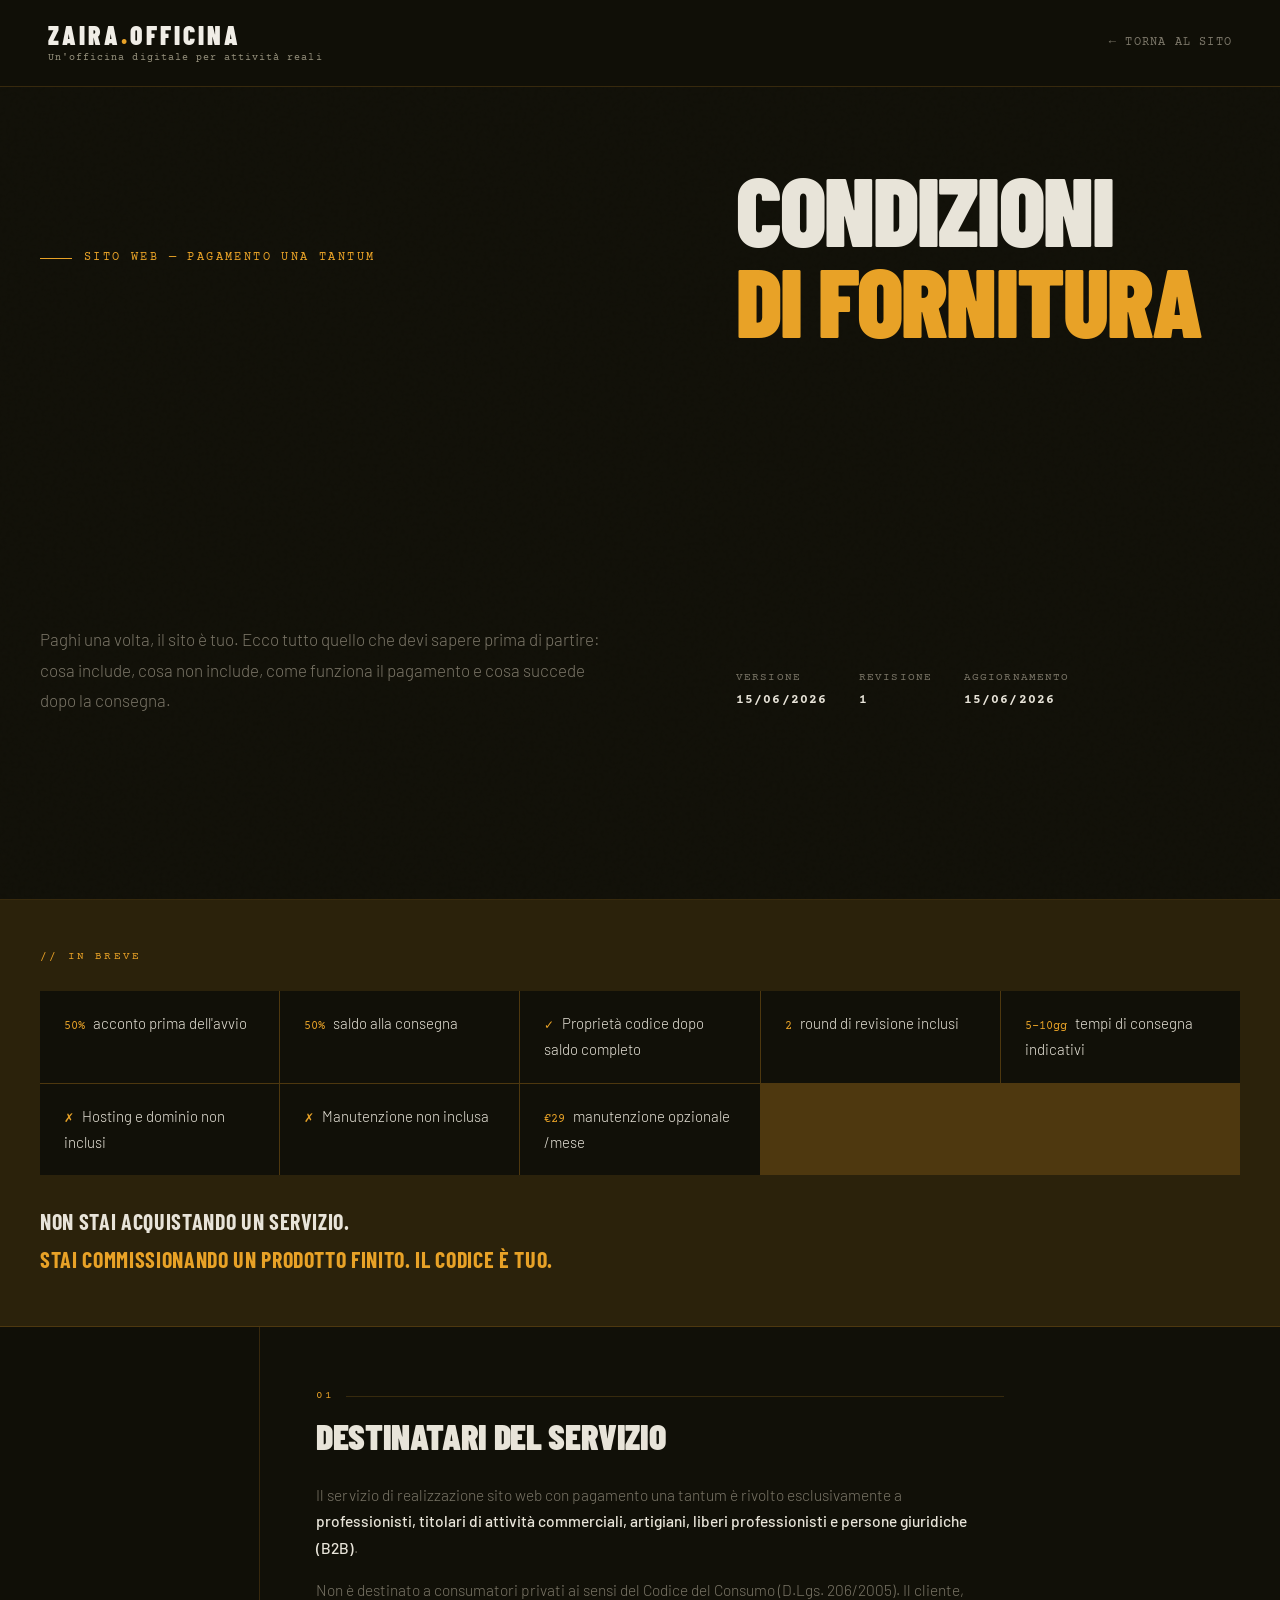
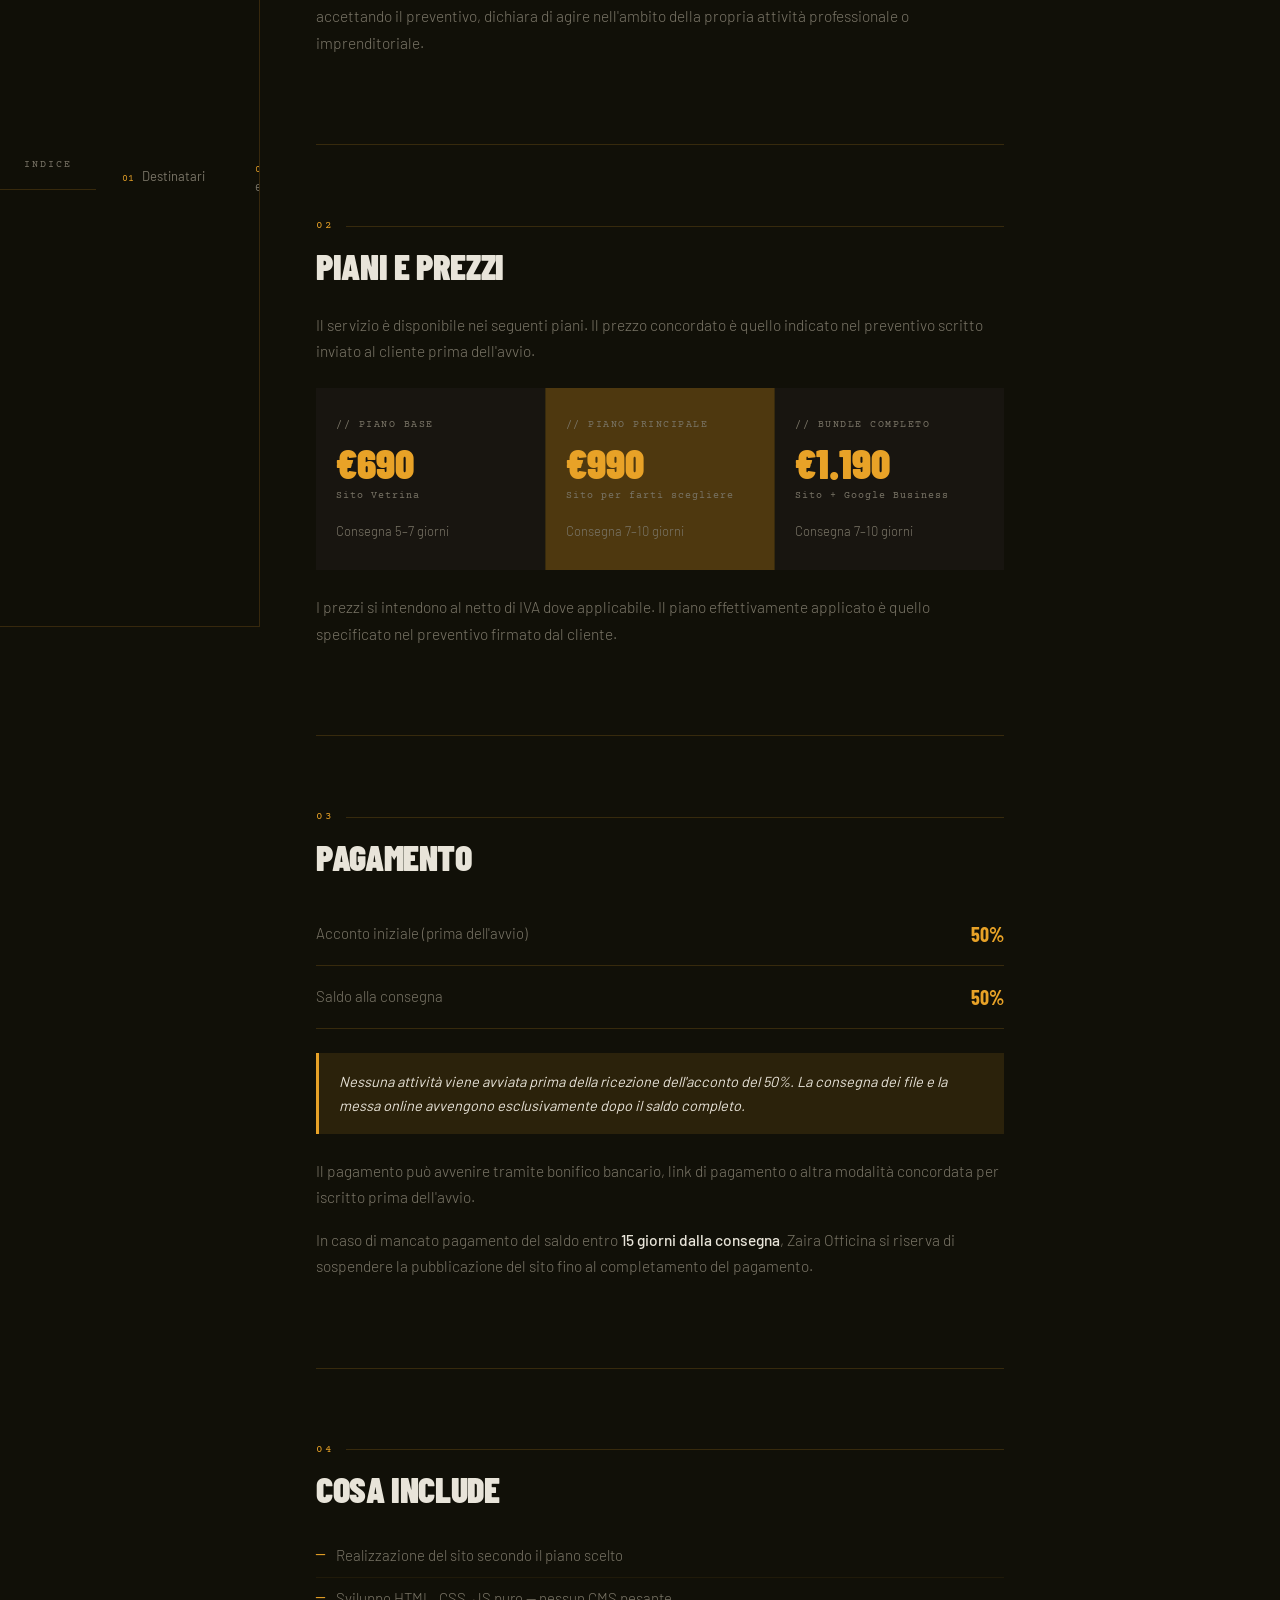
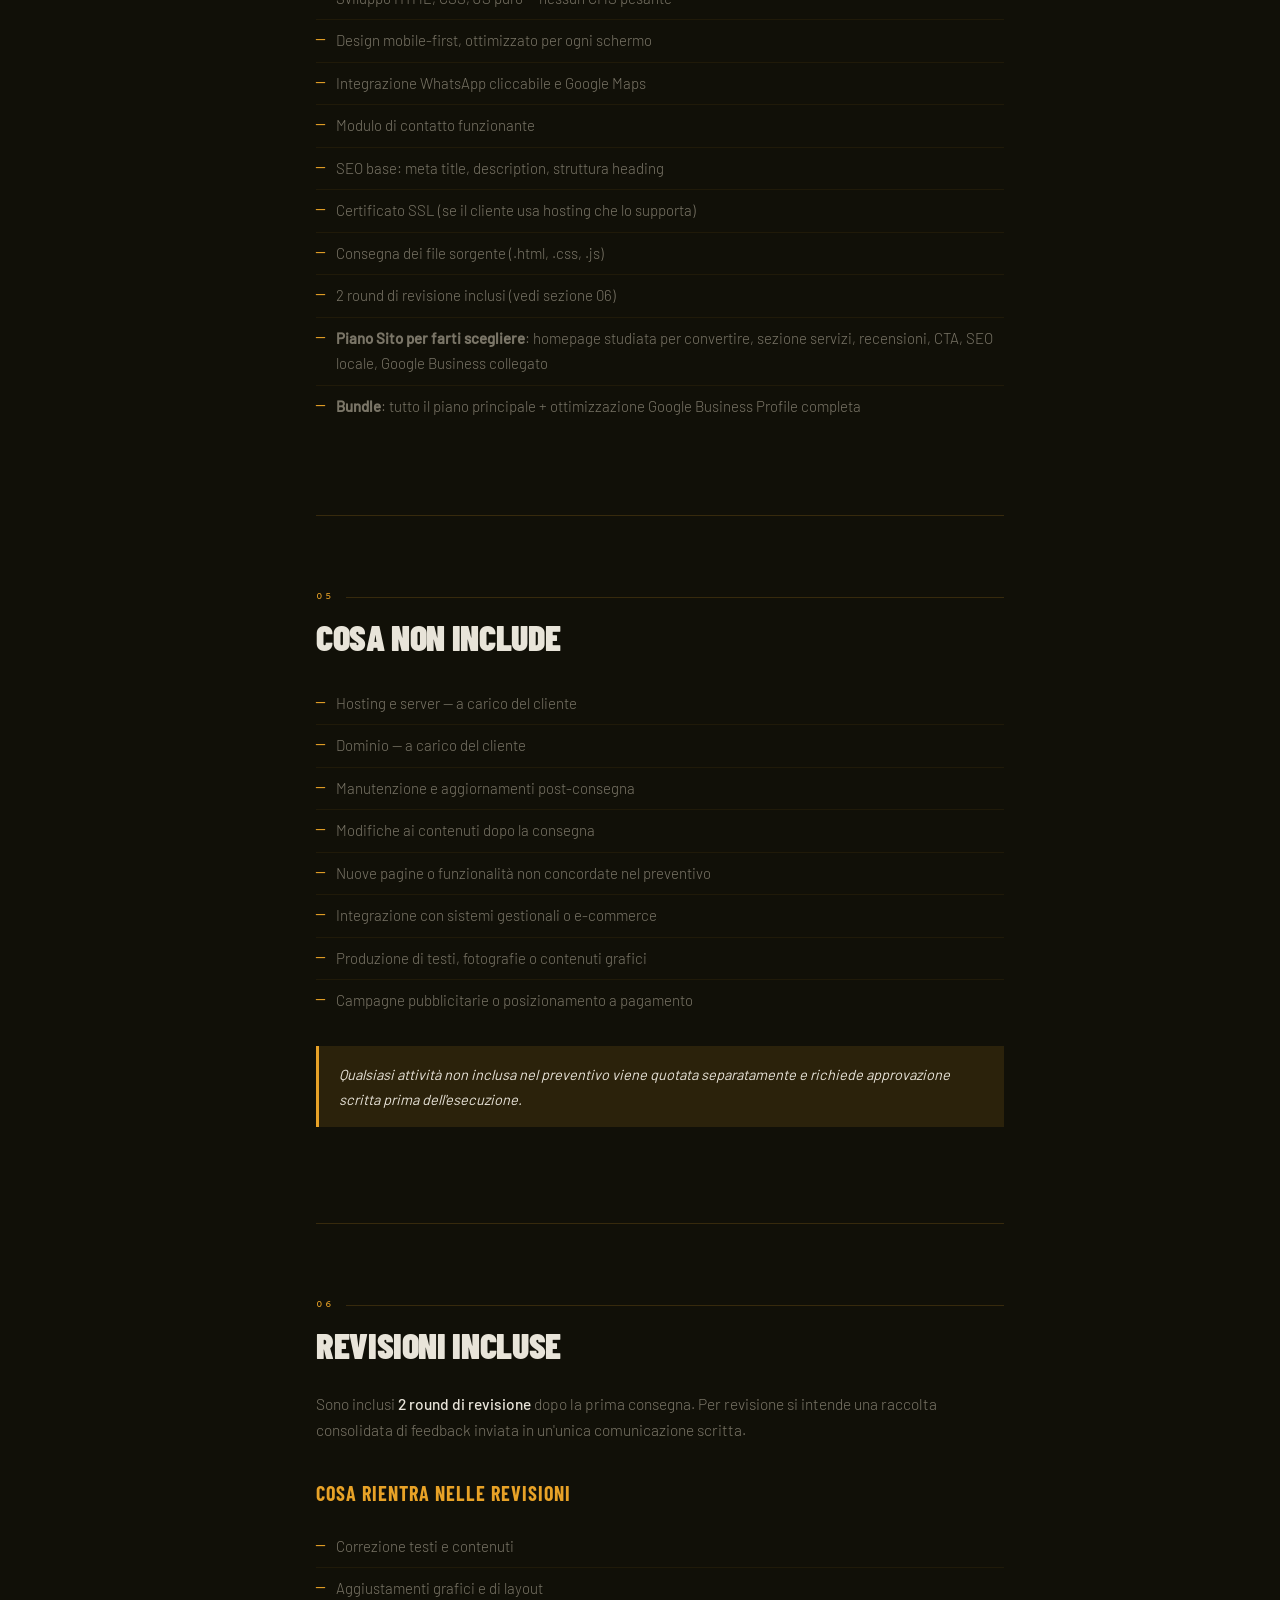
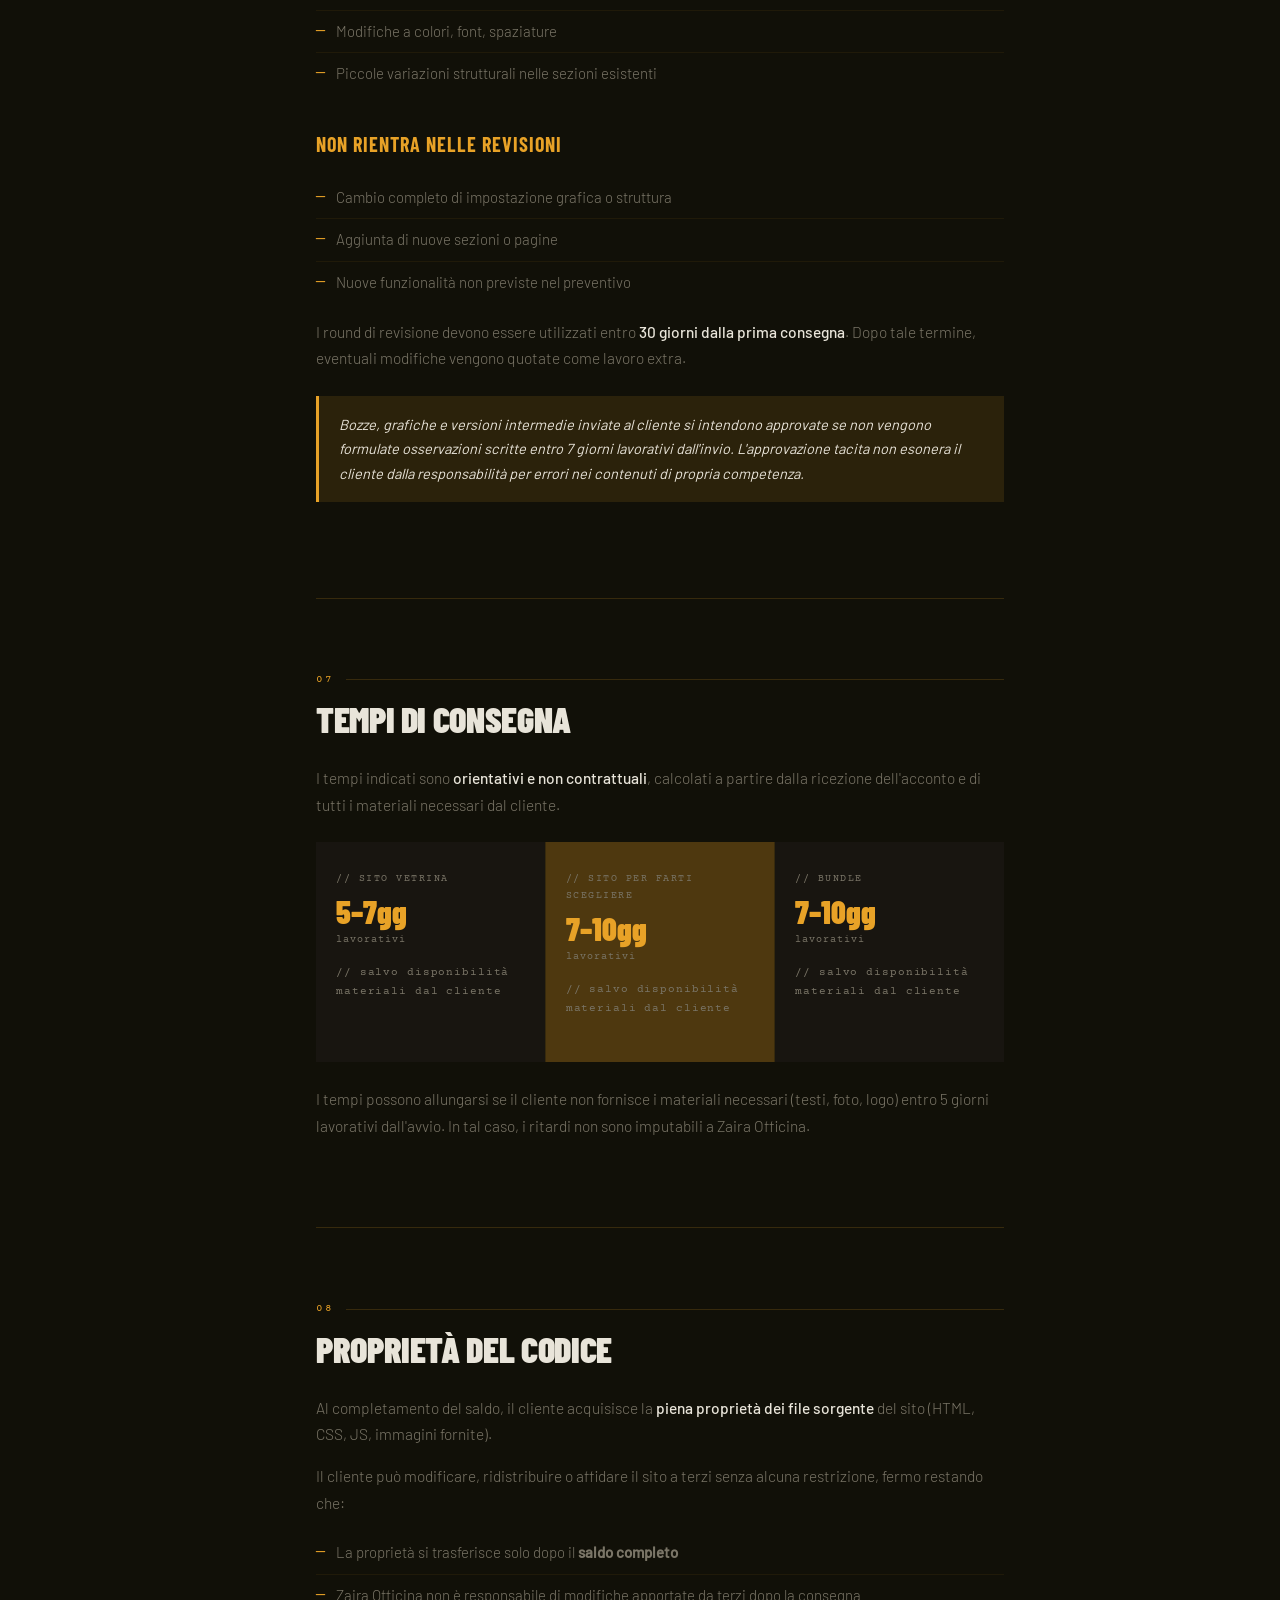
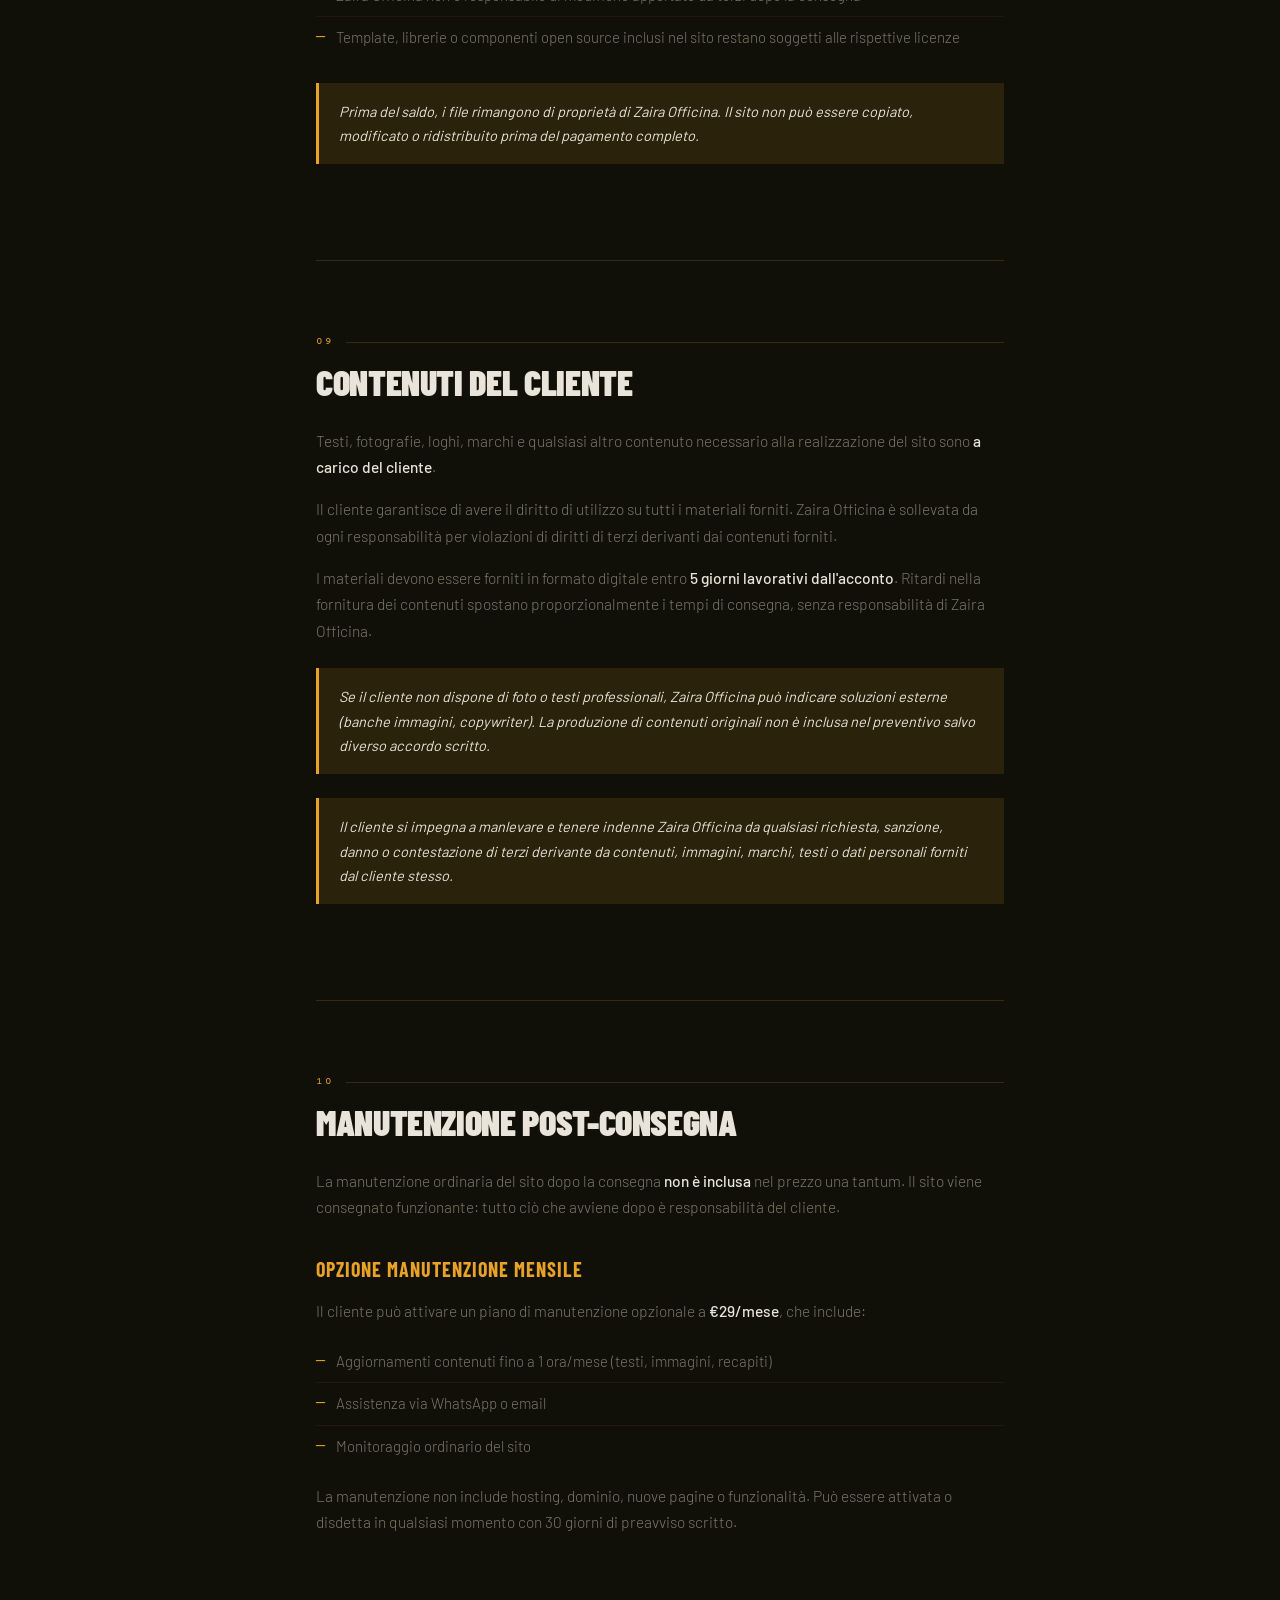
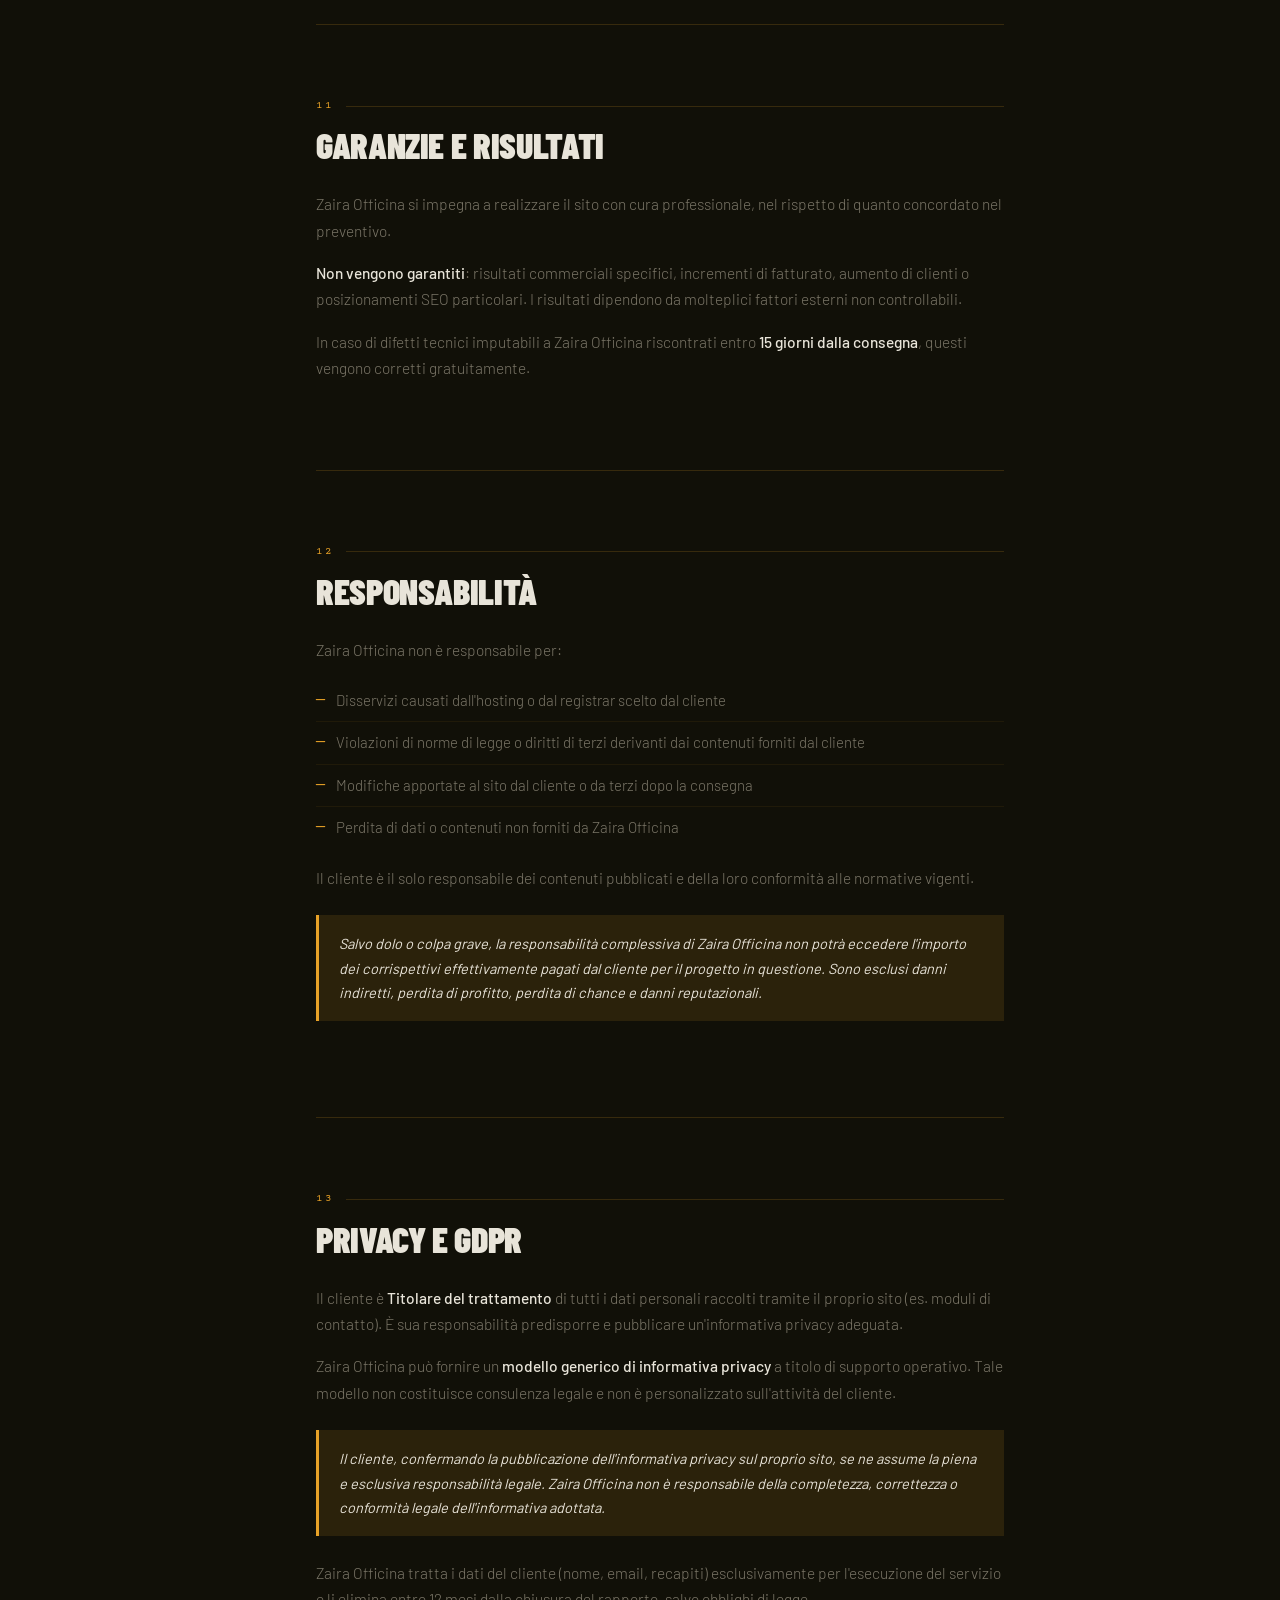
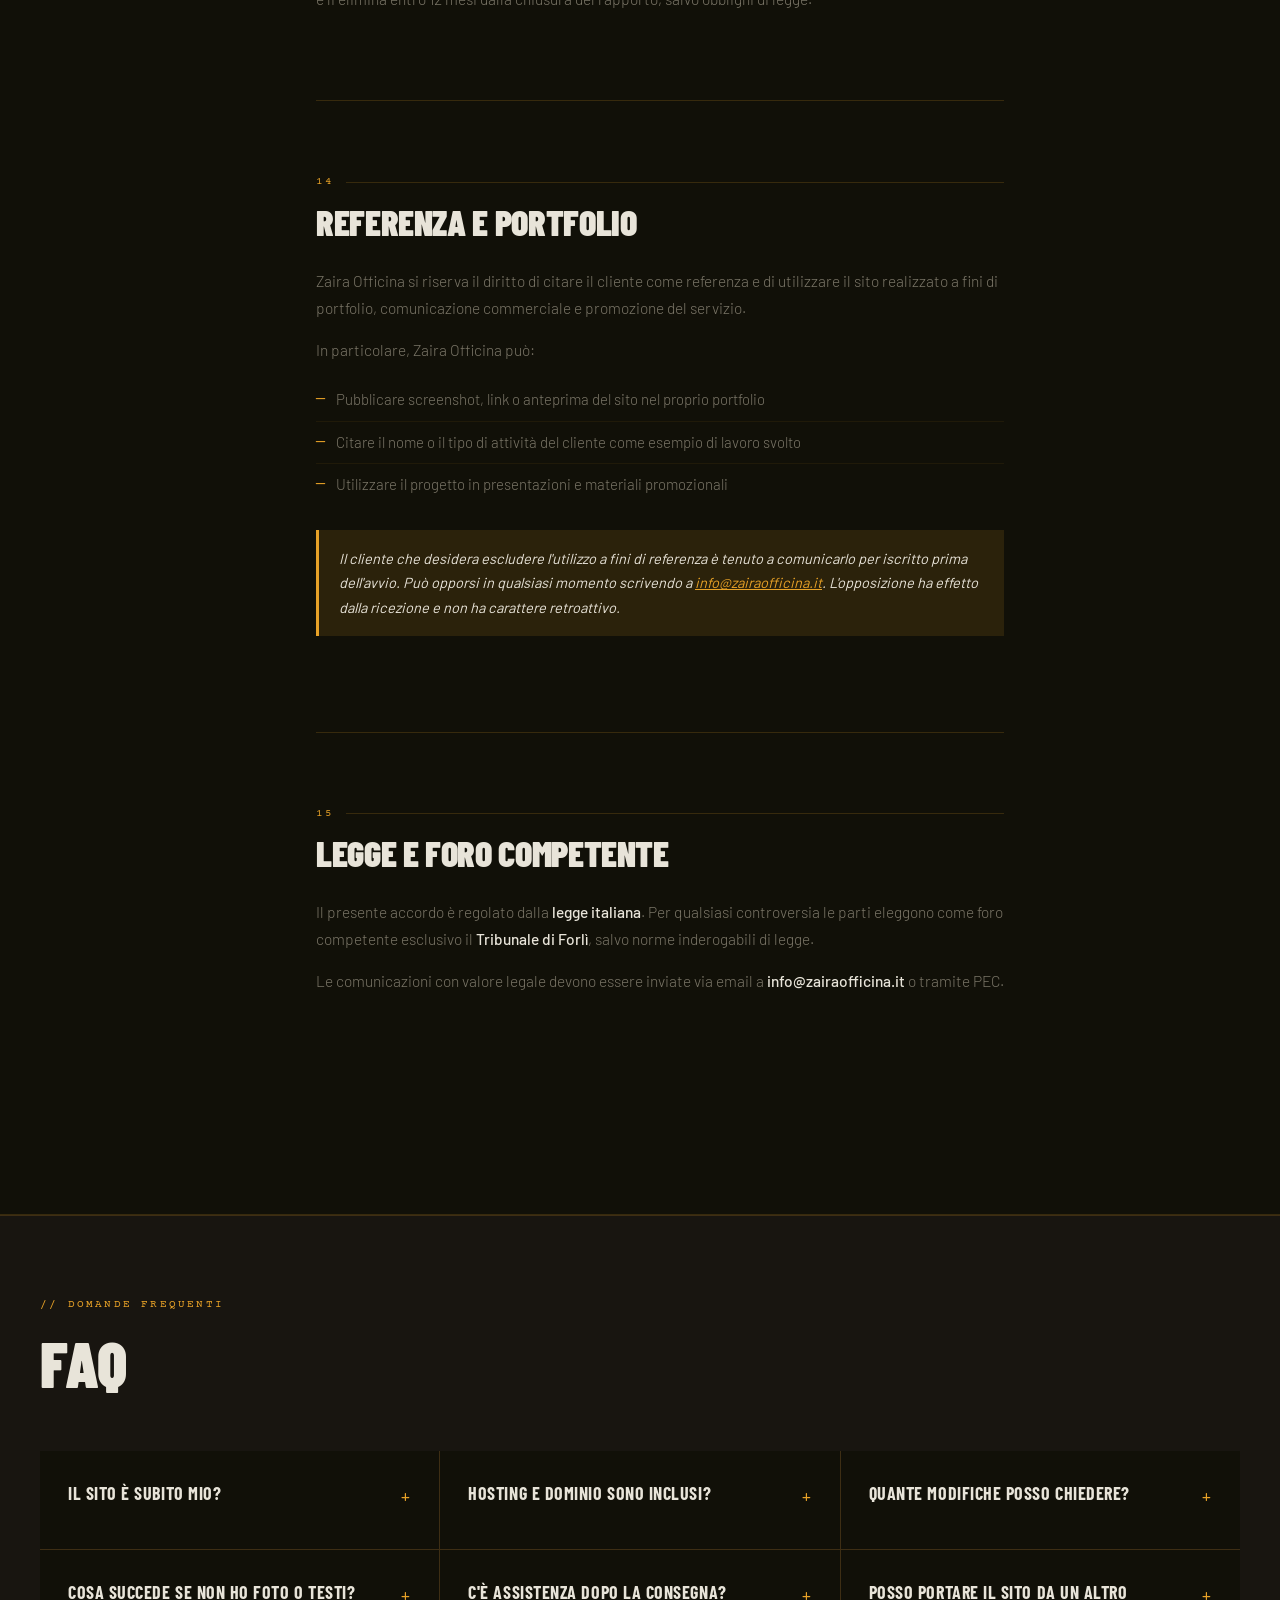
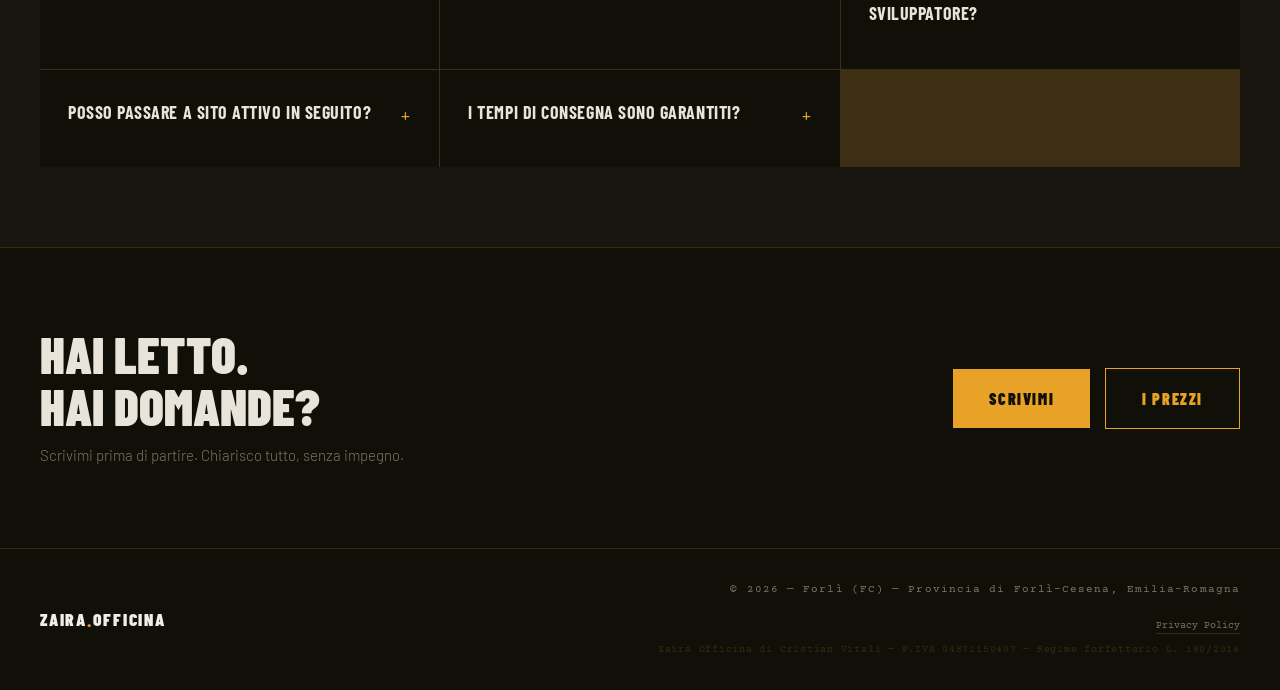
<file: pages/fornitura-termini.html>
<!DOCTYPE html>
<html lang="it">
<head>
    <meta charset="UTF-8">
    <meta name="viewport" content="width=device-width, initial-scale=1.0, viewport-fit=cover">
    <title>Condizioni di Fornitura — Sito Web | Zaira Officina</title>
    <meta name="description" content="Condizioni di fornitura per la realizzazione di siti web con pagamento una tantum. Zaira Officina, Forlimpopoli (FC).">
    <link rel="canonical" href="https://zairaofficina.it/pages/fornitura-termini.html">
    <meta name="robots" content="noindex, follow">
    <link rel="icon" type="image/x-icon" href="../img/favicon.ico">
    <link rel="icon" type="image/svg+xml" href="../img/favicon.svg">
    <link rel="icon" type="image/png" sizes="32x32" href="../img/favicon-32.png">
    <link rel="icon" type="image/png" sizes="16x16" href="../img/favicon-16.png">
    <link rel="stylesheet" href="../css/main.min.css">
    <link rel="stylesheet" href="../css/fornitura-termini.css">
</head>
<body>

    <div class="scroll-progress" id="progress"></div>

    <nav>
        <a href="../index.html" class="nav-logo">
            <span class="logo-name">Zaira<span>.</span>Officina</span>
            <span class="logo-tag">Un'officina digitale per attività reali</span>
        </a>
        <a href="../index.html" class="nav-back">← Torna al sito</a>
    </nav>

    <!-- HERO -->
    <div class="hero">
        <div class="hero-label">Sito Web — Pagamento una tantum</div>
        <h1>Condizioni<br><em>di fornitura</em></h1>
        <p class="hero-intro">
            Paghi una volta, il sito è tuo. Ecco tutto quello che devi sapere prima di partire: cosa include, cosa non include, come funziona il pagamento e cosa succede dopo la consegna.
        </p>
        <div class="hero-meta">
            <div class="meta-item">Versione<strong>15/06/2026</strong></div>
            <div class="meta-item">Revisione<strong>1</strong></div>
            <div class="meta-item">Aggiornamento<strong>15/06/2026</strong></div>
        </div>
    </div>

    <!-- IN BREVE -->
    <div class="inbreve">
        <div class="inbreve-label">// in breve</div>
        <div class="inbreve-grid">
            <div class="inbreve-item"><span class="check">50%</span>acconto prima dell'avvio</div>
            <div class="inbreve-item"><span class="check">50%</span>saldo alla consegna</div>
            <div class="inbreve-item"><span class="check">✓</span>Proprietà codice dopo saldo completo</div>
            <div class="inbreve-item"><span class="check">2</span>round di revisione inclusi</div>
            <div class="inbreve-item"><span class="check">5–10gg</span>tempi di consegna indicativi</div>
            <div class="inbreve-item"><span class="check">✗</span>Hosting e dominio non inclusi</div>
            <div class="inbreve-item"><span class="check">✗</span>Manutenzione non inclusa</div>
            <div class="inbreve-item"><span class="check">€29</span>manutenzione opzionale /mese</div>
        </div>
        <p style="margin-top:28px; font-family:'Barlow Condensed',sans-serif; font-weight:700; font-size:22px; text-transform:uppercase; letter-spacing:0.03em; color:var(--text);">
            Non stai acquistando un servizio.<br>
            <span style="color:var(--accent);">Stai commissionando un prodotto finito. Il codice è tuo.</span>
        </p>
    </div>

    <!-- LAYOUT -->
    <div class="page-layout">

        <!-- SIDEBAR -->
        <nav class="sidebar">
            <div class="sidebar-title">Indice</div>
            <a href="#s1" class="nav-item"><span class="num">01</span>Destinatari</a>
            <a href="#s2" class="nav-item"><span class="num">02</span>Piani e prezzi</a>
            <a href="#s3" class="nav-item"><span class="num">03</span>Pagamento</a>
            <a href="#s4" class="nav-item"><span class="num">04</span>Cosa include</a>
            <a href="#s5" class="nav-item"><span class="num">05</span>Cosa non include</a>
            <a href="#s6" class="nav-item"><span class="num">06</span>Revisioni</a>
            <a href="#s7" class="nav-item"><span class="num">07</span>Tempi di consegna</a>
            <a href="#s8" class="nav-item"><span class="num">08</span>Proprietà del codice</a>
            <a href="#s9" class="nav-item"><span class="num">09</span>Contenuti del cliente</a>
            <a href="#s10" class="nav-item"><span class="num">10</span>Manutenzione post-consegna</a>
            <a href="#s11" class="nav-item"><span class="num">11</span>Garanzie</a>
            <a href="#s12" class="nav-item"><span class="num">12</span>Responsabilità</a>
            <a href="#s13" class="nav-item"><span class="num">13</span>Privacy e GDPR</a>
            <a href="#s14" class="nav-item"><span class="num">14</span>Referenza e portfolio</a>
            <a href="#s15" class="nav-item"><span class="num">15</span>Foro competente</a>
        </nav>

        <!-- CONTENUTO -->
        <main class="content">

            <div class="section" id="s1">
                <div class="section-num">01</div>
                <h2>Destinatari del servizio</h2>
                <p>Il servizio di realizzazione sito web con pagamento una tantum è rivolto esclusivamente a <strong>professionisti, titolari di attività commerciali, artigiani, liberi professionisti e persone giuridiche (B2B)</strong>.</p>
                <p>Non è destinato a consumatori privati ai sensi del Codice del Consumo (D.Lgs. 206/2005). Il cliente, accettando il preventivo, dichiara di agire nell'ambito della propria attività professionale o imprenditoriale.</p>
            </div>

            <div class="section" id="s2">
                <div class="section-num">02</div>
                <h2>Piani e prezzi</h2>
                <p>Il servizio è disponibile nei seguenti piani. Il prezzo concordato è quello indicato nel preventivo scritto inviato al cliente prima dell'avvio.</p>
                <div class="piano-grid">
                    <div class="piano-card">
                        <div class="piano-name">// piano base</div>
                        <div class="piano-prezzo">€690</div>
                        <div class="piano-note">Sito Vetrina</div>
                        <div class="piano-consegna">Consegna 5–7 giorni</div>
                    </div>
                    <div class="piano-card featured">
                        <div class="piano-name">// piano principale</div>
                        <div class="piano-prezzo">€990</div>
                        <div class="piano-note">Sito per farti scegliere</div>
                        <div class="piano-consegna">Consegna 7–10 giorni</div>
                    </div>
                    <div class="piano-card">
                        <div class="piano-name">// bundle completo</div>
                        <div class="piano-prezzo">€1.190</div>
                        <div class="piano-note">Sito + Google Business</div>
                        <div class="piano-consegna">Consegna 7–10 giorni</div>
                    </div>
                </div>
                <p>I prezzi si intendono al netto di IVA dove applicabile. Il piano effettivamente applicato è quello specificato nel preventivo firmato dal cliente.</p>
            </div>

            <div class="section" id="s3">
                <div class="section-num">03</div>
                <h2>Pagamento</h2>
                <div class="pricing-row">
                    <div class="pricing-label">Acconto iniziale (prima dell'avvio)</div>
                    <div class="pricing-val">50%</div>
                </div>
                <div class="pricing-row">
                    <div class="pricing-label">Saldo alla consegna</div>
                    <div class="pricing-val">50%</div>
                </div>
                <div class="highlight">
                    Nessuna attività viene avviata prima della ricezione dell'acconto del 50%. La consegna dei file e la messa online avvengono esclusivamente dopo il saldo completo.
                </div>
                <p>Il pagamento può avvenire tramite bonifico bancario, link di pagamento o altra modalità concordata per iscritto prima dell'avvio.</p>
                <p>In caso di mancato pagamento del saldo entro <strong>15 giorni dalla consegna</strong>, Zaira Officina si riserva di sospendere la pubblicazione del sito fino al completamento del pagamento.</p>
            </div>

            <div class="section" id="s4">
                <div class="section-num">04</div>
                <h2>Cosa include</h2>
                <ul>
                    <li>Realizzazione del sito secondo il piano scelto</li>
                    <li>Sviluppo HTML, CSS, JS puro — nessun CMS pesante</li>
                    <li>Design mobile-first, ottimizzato per ogni schermo</li>
                    <li>Integrazione WhatsApp cliccabile e Google Maps</li>
                    <li>Modulo di contatto funzionante</li>
                    <li>SEO base: meta title, description, struttura heading</li>
                    <li>Certificato SSL (se il cliente usa hosting che lo supporta)</li>
                    <li>Consegna dei file sorgente (.html, .css, .js)</li>
                    <li>2 round di revisione inclusi (vedi sezione 06)</li>
                    <li><strong>Piano Sito per farti scegliere</strong>: homepage studiata per convertire, sezione servizi, recensioni, CTA, SEO locale, Google Business collegato</li>
                    <li><strong>Bundle</strong>: tutto il piano principale + ottimizzazione Google Business Profile completa</li>
                </ul>
            </div>

            <div class="section" id="s5">
                <div class="section-num">05</div>
                <h2>Cosa non include</h2>
                <ul>
                    <li>Hosting e server — a carico del cliente</li>
                    <li>Dominio — a carico del cliente</li>
                    <li>Manutenzione e aggiornamenti post-consegna</li>
                    <li>Modifiche ai contenuti dopo la consegna</li>
                    <li>Nuove pagine o funzionalità non concordate nel preventivo</li>
                    <li>Integrazione con sistemi gestionali o e-commerce</li>
                    <li>Produzione di testi, fotografie o contenuti grafici</li>
                    <li>Campagne pubblicitarie o posizionamento a pagamento</li>
                </ul>
                <div class="highlight">
                    Qualsiasi attività non inclusa nel preventivo viene quotata separatamente e richiede approvazione scritta prima dell'esecuzione.
                </div>
            </div>

            <div class="section" id="s6">
                <div class="section-num">06</div>
                <h2>Revisioni incluse</h2>
                <p>Sono inclusi <strong>2 round di revisione</strong> dopo la prima consegna. Per revisione si intende una raccolta consolidata di feedback inviata in un'unica comunicazione scritta.</p>
                <h3>Cosa rientra nelle revisioni</h3>
                <ul>
                    <li>Correzione testi e contenuti</li>
                    <li>Aggiustamenti grafici e di layout</li>
                    <li>Modifiche a colori, font, spaziature</li>
                    <li>Piccole variazioni strutturali nelle sezioni esistenti</li>
                </ul>
                <h3>Non rientra nelle revisioni</h3>
                <ul>
                    <li>Cambio completo di impostazione grafica o struttura</li>
                    <li>Aggiunta di nuove sezioni o pagine</li>
                    <li>Nuove funzionalità non previste nel preventivo</li>
                </ul>
                <p>I round di revisione devono essere utilizzati entro <strong>30 giorni dalla prima consegna</strong>. Dopo tale termine, eventuali modifiche vengono quotate come lavoro extra.</p>
                <div class="highlight">
                    Bozze, grafiche e versioni intermedie inviate al cliente si intendono approvate se non vengono formulate osservazioni scritte entro 7 giorni lavorativi dall'invio. L'approvazione tacita non esonera il cliente dalla responsabilità per errori nei contenuti di propria competenza.
                </div>
            </div>

            <div class="section" id="s7">
                <div class="section-num">07</div>
                <h2>Tempi di consegna</h2>
                <p>I tempi indicati sono <strong>orientativi e non contrattuali</strong>, calcolati a partire dalla ricezione dell'acconto e di tutti i materiali necessari dal cliente.</p>
                <div class="piano-grid">
                    <div class="piano-card">
                        <div class="piano-name">// sito vetrina</div>
                        <div class="piano-prezzo" style="font-size:32px;">5–7gg</div>
                        <div class="piano-note">lavorativi</div>
                        <p class="consegna-disclaimer">// salvo disponibilità materiali dal cliente</p>
                    </div>
                    <div class="piano-card featured">
                        <div class="piano-name">// sito per farti scegliere</div>
                        <div class="piano-prezzo" style="font-size:32px;">7–10gg</div>
                        <div class="piano-note">lavorativi</div>
                        <p class="consegna-disclaimer">// salvo disponibilità materiali dal cliente</p>
                    </div>
                    <div class="piano-card">
                        <div class="piano-name">// bundle</div>
                        <div class="piano-prezzo" style="font-size:32px;">7–10gg</div>
                        <div class="piano-note">lavorativi</div>
                        <p class="consegna-disclaimer">// salvo disponibilità materiali dal cliente</p>
                    </div>
                </div>
                <p>I tempi possono allungarsi se il cliente non fornisce i materiali necessari (testi, foto, logo) entro 5 giorni lavorativi dall'avvio. In tal caso, i ritardi non sono imputabili a Zaira Officina.</p>
            </div>

            <div class="section" id="s8">
                <div class="section-num">08</div>
                <h2>Proprietà del codice</h2>
                <p>Al completamento del saldo, il cliente acquisisce la <strong>piena proprietà dei file sorgente</strong> del sito (HTML, CSS, JS, immagini fornite).</p>
                <p>Il cliente può modificare, ridistribuire o affidare il sito a terzi senza alcuna restrizione, fermo restando che:</p>
                <ul>
                    <li>La proprietà si trasferisce solo dopo il <strong>saldo completo</strong></li>
                    <li>Zaira Officina non è responsabile di modifiche apportate da terzi dopo la consegna</li>
                    <li>Template, librerie o componenti open source inclusi nel sito restano soggetti alle rispettive licenze</li>
                </ul>
                <div class="highlight">
                    Prima del saldo, i file rimangono di proprietà di Zaira Officina. Il sito non può essere copiato, modificato o ridistribuito prima del pagamento completo.
                </div>
            </div>

            <div class="section" id="s9">
                <div class="section-num">09</div>
                <h2>Contenuti del cliente</h2>
                <p>Testi, fotografie, loghi, marchi e qualsiasi altro contenuto necessario alla realizzazione del sito sono <strong>a carico del cliente</strong>.</p>
                <p>Il cliente garantisce di avere il diritto di utilizzo su tutti i materiali forniti. Zaira Officina è sollevata da ogni responsabilità per violazioni di diritti di terzi derivanti dai contenuti forniti.</p>
                <p>I materiali devono essere forniti in formato digitale entro <strong>5 giorni lavorativi dall'acconto</strong>. Ritardi nella fornitura dei contenuti spostano proporzionalmente i tempi di consegna, senza responsabilità di Zaira Officina.</p>
                <div class="highlight">
                    Se il cliente non dispone di foto o testi professionali, Zaira Officina può indicare soluzioni esterne (banche immagini, copywriter). La produzione di contenuti originali non è inclusa nel preventivo salvo diverso accordo scritto.
                </div>
                <div class="highlight">
                    Il cliente si impegna a manlevare e tenere indenne Zaira Officina da qualsiasi richiesta, sanzione, danno o contestazione di terzi derivante da contenuti, immagini, marchi, testi o dati personali forniti dal cliente stesso.
                </div>
            </div>

            <div class="section" id="s10">
                <div class="section-num">10</div>
                <h2>Manutenzione post-consegna</h2>
                <p>La manutenzione ordinaria del sito dopo la consegna <strong>non è inclusa</strong> nel prezzo una tantum. Il sito viene consegnato funzionante: tutto ciò che avviene dopo è responsabilità del cliente.</p>
                <h3>Opzione manutenzione mensile</h3>
                <p>Il cliente può attivare un piano di manutenzione opzionale a <strong>€29/mese</strong>, che include:</p>
                <ul>
                    <li>Aggiornamenti contenuti fino a 1 ora/mese (testi, immagini, recapiti)</li>
                    <li>Assistenza via WhatsApp o email</li>
                    <li>Monitoraggio ordinario del sito</li>
                </ul>
                <p>La manutenzione non include hosting, dominio, nuove pagine o funzionalità. Può essere attivata o disdetta in qualsiasi momento con 30 giorni di preavviso scritto.</p>
            </div>

            <div class="section" id="s11">
                <div class="section-num">11</div>
                <h2>Garanzie e risultati</h2>
                <p>Zaira Officina si impegna a realizzare il sito con cura professionale, nel rispetto di quanto concordato nel preventivo.</p>
                <p><strong>Non vengono garantiti</strong>: risultati commerciali specifici, incrementi di fatturato, aumento di clienti o posizionamenti SEO particolari. I risultati dipendono da molteplici fattori esterni non controllabili.</p>
                <p>In caso di difetti tecnici imputabili a Zaira Officina riscontrati entro <strong>15 giorni dalla consegna</strong>, questi vengono corretti gratuitamente.</p>
            </div>

            <div class="section" id="s12">
                <div class="section-num">12</div>
                <h2>Responsabilità</h2>
                <p>Zaira Officina non è responsabile per:</p>
                <ul>
                    <li>Disservizi causati dall'hosting o dal registrar scelto dal cliente</li>
                    <li>Violazioni di norme di legge o diritti di terzi derivanti dai contenuti forniti dal cliente</li>
                    <li>Modifiche apportate al sito dal cliente o da terzi dopo la consegna</li>
                    <li>Perdita di dati o contenuti non forniti da Zaira Officina</li>
                </ul>
                <p>Il cliente è il solo responsabile dei contenuti pubblicati e della loro conformità alle normative vigenti.</p>
                <div class="highlight">
                    Salvo dolo o colpa grave, la responsabilità complessiva di Zaira Officina non potrà eccedere l'importo dei corrispettivi effettivamente pagati dal cliente per il progetto in questione. Sono esclusi danni indiretti, perdita di profitto, perdita di chance e danni reputazionali.
                </div>
            </div>

            <div class="section" id="s13">
                <div class="section-num">13</div>
                <h2>Privacy e GDPR</h2>
                <p>Il cliente è <strong>Titolare del trattamento</strong> di tutti i dati personali raccolti tramite il proprio sito (es. moduli di contatto). È sua responsabilità predisporre e pubblicare un'informativa privacy adeguata.</p>
                <p>Zaira Officina può fornire un <strong>modello generico di informativa privacy</strong> a titolo di supporto operativo. Tale modello non costituisce consulenza legale e non è personalizzato sull'attività del cliente.</p>
                <div class="highlight">
                    Il cliente, confermando la pubblicazione dell'informativa privacy sul proprio sito, se ne assume la piena e esclusiva responsabilità legale. Zaira Officina non è responsabile della completezza, correttezza o conformità legale dell'informativa adottata.
                </div>
                <p>Zaira Officina tratta i dati del cliente (nome, email, recapiti) esclusivamente per l'esecuzione del servizio e li elimina entro 12 mesi dalla chiusura del rapporto, salvo obblighi di legge.</p>
            </div>

            <div class="section" id="s14">
                <div class="section-num">14</div>
                <h2>Referenza e portfolio</h2>
                <p>Zaira Officina si riserva il diritto di citare il cliente come referenza e di utilizzare il sito realizzato a fini di portfolio, comunicazione commerciale e promozione del servizio.</p>
                <p>In particolare, Zaira Officina può:</p>
                <ul>
                    <li>Pubblicare screenshot, link o anteprima del sito nel proprio portfolio</li>
                    <li>Citare il nome o il tipo di attività del cliente come esempio di lavoro svolto</li>
                    <li>Utilizzare il progetto in presentazioni e materiali promozionali</li>
                </ul>
                <div class="highlight">
                    Il cliente che desidera escludere l'utilizzo a fini di referenza è tenuto a comunicarlo per iscritto prima dell'avvio. Può opporsi in qualsiasi momento scrivendo a <a href="mailto:info@zairaofficina.it" style="color:var(--accent);">info@zairaofficina.it</a>. L'opposizione ha effetto dalla ricezione e non ha carattere retroattivo.
                </div>
            </div>

            <div class="section" id="s15">
                <div class="section-num">15</div>
                <h2>Legge e foro competente</h2>
                <p>Il presente accordo è regolato dalla <strong>legge italiana</strong>. Per qualsiasi controversia le parti eleggono come foro competente esclusivo il <strong>Tribunale di Forlì</strong>, salvo norme inderogabili di legge.</p>
                <p>Le comunicazioni con valore legale devono essere inviate via email a <strong>info@zairaofficina.it</strong> o tramite PEC.</p>
            </div>

        </main>
    </div>

    <!-- FAQ -->
    <section class="faq-section">
        <div class="faq-label">// domande frequenti</div>
        <h2 class="faq-title">FAQ</h2>
        <div class="faq-grid">

            <div class="faq-item">
                <div class="faq-q">Il sito è subito mio?</div>
                <div class="faq-icon">+</div>
                <div class="faq-a">La proprietà dei file passa a te dopo il saldo completo (il secondo 50%). Prima di quel momento i file restano di proprietà di Zaira Officina e non possono essere copiati o ridistribuiti.</div>
            </div>

            <div class="faq-item">
                <div class="faq-q">Hosting e dominio sono inclusi?</div>
                <div class="faq-icon">+</div>
                <div class="faq-a">No. Hosting e dominio sono a carico tuo. Ti indico le soluzioni più semplici (es. Vercel + Aruba) e ti aiuto nella configurazione, ma i costi sono tuoi. Se preferisci che gestisca tutto, guarda il piano Sito Attivo.</div>
            </div>

            <div class="faq-item">
                <div class="faq-q">Quante modifiche posso chiedere?</div>
                <div class="faq-icon">+</div>
                <div class="faq-a">Sono inclusi 2 round di revisione dopo la prima consegna. Ogni round è una raccolta consolidata di feedback inviata in un'unica comunicazione. Le revisioni vanno usate entro 30 giorni. Oltre i 2 round o dopo i 30 giorni, le modifiche vengono quotate separatamente.</div>
            </div>

            <div class="faq-item">
                <div class="faq-q">Cosa succede se non ho foto o testi?</div>
                <div class="faq-icon">+</div>
                <div class="faq-a">I contenuti sono a carico tuo. Se non li hai, posso aiutarti a trovare soluzioni (banche immagini gratuite, consigli per i testi). La produzione di contenuti originali non è inclusa nel prezzo e va concordata separatamente.</div>
            </div>

            <div class="faq-item">
                <div class="faq-q">C'è assistenza dopo la consegna?</div>
                <div class="faq-icon">+</div>
                <div class="faq-a">Non è inclusa nel pagamento una tantum. Puoi attivare il piano di manutenzione opzionale a €29/mese che include 1 ora di modifiche mensili e assistenza via WhatsApp. Puoi attivarlo o disdirlo quando vuoi con 30 giorni di preavviso.</div>
            </div>

            <div class="faq-item">
                <div class="faq-q">Posso portare il sito da un altro sviluppatore?</div>
                <div class="faq-icon">+</div>
                <div class="faq-a">Sì, dopo il saldo i file sono tuoi e puoi fare quello che vuoi. Puoi affidarlo a chiunque, modificarlo tu stesso o lasciarlo così com'è. Non ci sono vincoli.</div>
            </div>

            <div class="faq-item">
                <div class="faq-q">Posso passare a Sito Attivo in seguito?</div>
                <div class="faq-icon">+</div>
                <div class="faq-a">Non direttamente — Sito Attivo è un servizio separato che parte da zero con un nuovo progetto. Se vuoi hosting + manutenzione gestita fin dall'inizio, Sito Attivo è la scelta giusta. Scrivimi e valutiamo insieme.</div>
            </div>

            <div class="faq-item">
                <div class="faq-q">I tempi di consegna sono garantiti?</div>
                <div class="faq-icon">+</div>
                <div class="faq-a">Sono orientativi, non contrattuali. Dipendono anche da quando mi fornisci i materiali: se arrivano in ritardo, i tempi si spostano proporzionalmente. Lavoro comunque con serietà e ti tengo aggiornato durante lo sviluppo.</div>
            </div>

        </div>
    </section>

    <!-- CTA -->
    <section class="cta-section">
        <div class="cta-text">
            <h2>Hai letto.<br>Hai domande?</h2>
            <p>Scrivimi prima di partire. Chiarisco tutto, senza impegno.</p>
        </div>
        <div>
            <a href="mailto:info@zairaofficina.it" class="btn">Scrivimi</a>
            <a href="../index.html#prezzi" class="btn btn-ghost">I prezzi</a>
        </div>
    </section>

    <!-- FOOTER -->
    <footer>
        <div class="footer-logo">ZAIRA<span>.</span>OFFICINA</div>
        <div class="footer-right">
            <div class="footer-copy">
                © <span id="footer-year"></span> — Forlì (FC) — Provincia di Forlì-Cesena, Emilia-Romagna
            </div>
            <div class="footer-legal">
                <a href="privacy.html" class="footer-legal-link">Privacy Policy</a>
            </div>
            <div class="footer-disclaimer">
                Zaira Officina di Cristian Vitali — P.IVA 04871150407 — Regime forfettario L. 190/2014
            </div>
        </div>
    </footer>

    <button class="back-top" id="backTop" onclick="window.scrollTo({top:0,behavior:'smooth'})">↑</button>

    <script>
        const progress = document.getElementById('progress');
        const backTop = document.getElementById('backTop');
        window.addEventListener('scroll', () => {
            const pct = (window.scrollY / (document.body.scrollHeight - window.innerHeight)) * 100;
            progress.style.width = pct + '%';
            backTop.classList.toggle('visible', window.scrollY > 400);
        });

        const sections = document.querySelectorAll('.section[id]');
        const navItems = document.querySelectorAll('.nav-item');
        const observer = new IntersectionObserver(entries => {
            entries.forEach(e => {
                if (e.isIntersecting) {
                    navItems.forEach(n => n.classList.remove('active'));
                    const active = document.querySelector(`.nav-item[href="#${e.target.id}"]`);
                    if (active) active.classList.add('active');
                }
            });
        }, { rootMargin: '-30% 0px -60% 0px' });
        sections.forEach(s => observer.observe(s));

        document.querySelectorAll('.faq-item').forEach(item => {
            item.addEventListener('click', () => {
                item.classList.toggle('open');
            });
        });
    </script>

    <script>
        document.getElementById('footer-year').textContent = new Date().getFullYear();
    </script>

<script src="../js/main.js"></script>

<!-- Floating bar mobile -->
<div class="mobile-cta-bar">
    <a href="https://wa.me/393930719544?text=Ciao%20Cristian%2C%20ho%20una%20domanda%20sulla%20fornitura." class="mobile-cta-wa" target="_blank" rel="noopener">
        <svg width="18" height="18" viewBox="0 0 24 24" fill="currentColor"><path d="M17.472 14.382c-.297-.149-1.758-.867-2.03-.967-.273-.099-.471-.148-.67.15-.197.297-.767.966-.94 1.164-.173.199-.347.223-.644.075-.297-.15-1.255-.463-2.39-1.475-.883-.788-1.48-1.761-1.653-2.059-.173-.297-.018-.458.13-.606.134-.133.298-.347.446-.52.149-.174.198-.298.298-.497.099-.198.05-.371-.025-.52-.075-.149-.669-1.612-.916-2.207-.242-.579-.487-.5-.669-.51-.173-.008-.371-.01-.57-.01-.198 0-.52.074-.792.372-.272.297-1.04 1.016-1.04 2.479 0 1.462 1.065 2.875 1.213 3.074.149.198 2.096 3.2 5.077 4.487.709.306 1.262.489 1.694.625.712.227 1.36.195 1.871.118.571-.085 1.758-.719 2.006-1.413.248-.694.248-1.289.173-1.413-.074-.124-.272-.198-.57-.347m-5.421 7.403h-.004a9.87 9.87 0 01-5.031-1.378l-.361-.214-3.741.982.998-3.648-.235-.374a9.86 9.86 0 01-1.51-5.26c.001-5.45 4.436-9.884 9.888-9.884 2.64 0 5.122 1.03 6.988 2.898a9.825 9.825 0 012.893 6.994c-.003 5.45-4.437 9.884-9.885 9.884m8.413-18.297A11.815 11.815 0 0012.05 0C5.495 0 .16 5.335.157 11.892c0 2.096.547 4.142 1.588 5.945L.057 24l6.305-1.654a11.882 11.882 0 005.683 1.448h.005c6.554 0 11.89-5.335 11.893-11.893a11.821 11.821 0 00-3.48-8.413z"/></svg>
        WhatsApp
    </a>
    <a href="../index.html#contatti" class="mobile-cta-form">Scrivici →</a>
</div>

</body>
</html>
</file>
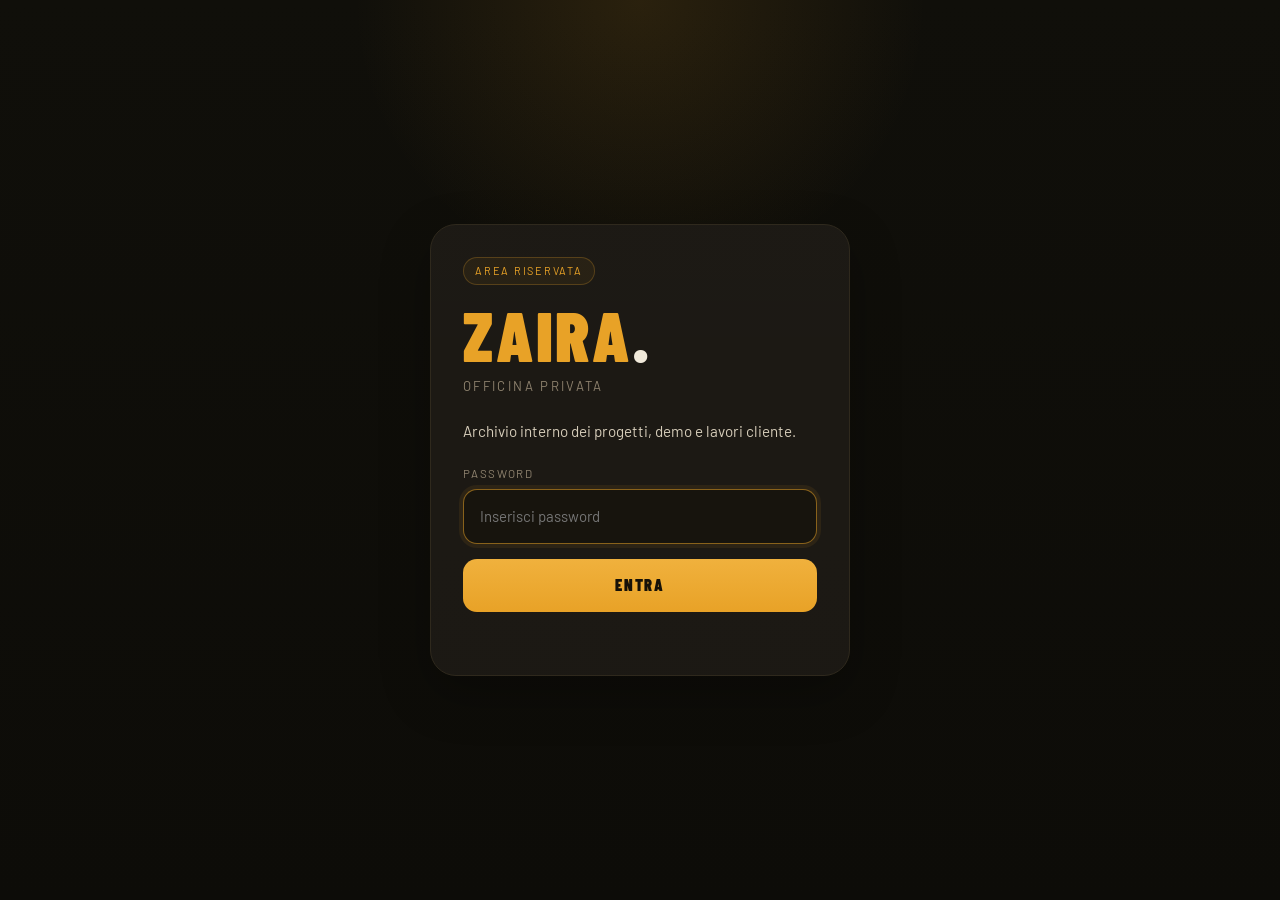
<file: pages/officina-privata.html>
<!DOCTYPE html>
<html lang="it">

<head>
    <meta charset="UTF-8" />
    <meta name="viewport" content="width=device-width, initial-scale=1.0" />
    <title>Officina Privata — Zaira Officina</title>
    <meta name="robots" content="noindex, nofollow" />

    <link rel="preconnect" href="https://fonts.googleapis.com" />
    <link rel="preconnect" href="https://fonts.gstatic.com" crossorigin />
    <link href="https://fonts.googleapis.com/css2?family=Barlow+Condensed:wght@400;700;900&family=Barlow:wght@400;500;600&display=swap" rel="stylesheet" />

    <style>
        /* =========================================================
       RESET
       ========================================================= */

        *,
        *::before,
        *::after {
            box-sizing: border-box;
            margin: 0;
            padding: 0;
        }
        /* =========================================================
       VARIABILI BRAND
       ========================================================= */

         :root {
            --bg: #0d0c08;
            --bg-soft: #14120c;
            --bg-card: #191611;
            --bg-card-2: #211d15;
            --bg-elev: #262115;
            --gold: #e8a227;
            --gold-2: #f0b13d;
            --gold-dim: #b07c1a;
            --text: #f1eadb;
            --text-soft: #d5ccb9;
            --muted: #8f836f;
            --muted-2: #6f6658;
            --border: #2f291d;
            --border-2: #3a3224;
            --green: #27ae60;
            --green-soft: rgba(39, 174, 96, 0.12);
            --blue: #5dade2;
            --blue-soft: rgba(93, 173, 226, 0.12);
            --danger: #e07060;
            --danger-soft: rgba(224, 112, 96, 0.1);
            --shadow-soft: 0 18px 50px rgba(0, 0, 0, 0.28);
            --radius-sm: 12px;
            --radius-md: 18px;
            --radius-lg: 26px;
            --font-d: "Barlow Condensed", sans-serif;
            --font-b: "Barlow", sans-serif;
            --container: 1400px;
        }

        html {
            scroll-behavior: smooth;
        }

        body {
            min-height: 100vh;
            background: radial-gradient(circle at top right, rgba(232, 162, 39, 0.08), transparent 22%), linear-gradient(180deg, #100f0a 0%, #0d0c08 100%);
            color: var(--text);
            font-family: var(--font-b);
            font-size: 15px;
            line-height: 1.5;
        }

        a {
            color: inherit;
        }

        button,
        input,
        select {
            font: inherit;
        }

        button {
            cursor: pointer;
        }
        /* =========================================================
       UTILITY
       ========================================================= */

        .wrap {
            width: min(var(--container), calc(100% - 2rem));
            margin: 0 auto;
        }

        .hidden {
            display: none !important;
        }

        .sr-only {
            position: absolute;
            width: 1px;
            height: 1px;
            padding: 0;
            margin: -1px;
            overflow: hidden;
            clip: rect(0, 0, 0, 0);
            border: 0;
            white-space: nowrap;
        }
        /* =========================================================
       LOGIN
       ========================================================= */

        #login {
            position: fixed;
            inset: 0;
            display: flex;
            align-items: center;
            justify-content: center;
            padding: 1.2rem;
            background: radial-gradient(circle at top center, rgba(232, 162, 39, 0.12), transparent 26%), linear-gradient(180deg, #100f0a 0%, #0d0c08 100%);
            z-index: 999;
        }

        .login-panel {
            width: min(420px, 100%);
            background: linear-gradient(180deg, rgba(255, 255, 255, 0.015), rgba(255, 255, 255, 0.01)), var(--bg-card);
            border: 1px solid var(--border);
            border-radius: var(--radius-lg);
            padding: 2rem;
            box-shadow: var(--shadow-soft);
        }

        .login-kicker {
            display: inline-flex;
            align-items: center;
            gap: 0.45rem;
            padding: 0.3rem 0.7rem;
            border: 1px solid rgba(232, 162, 39, 0.24);
            background: rgba(232, 162, 39, 0.06);
            border-radius: 999px;
            color: var(--gold);
            font-size: 0.68rem;
            letter-spacing: 0.16em;
            text-transform: uppercase;
            margin-bottom: 1rem;
        }

        #login .logo {
            font-family: var(--font-d);
            font-weight: 900;
            font-size: clamp(2.6rem, 7vw, 4.4rem);
            letter-spacing: 0.04em;
            text-transform: uppercase;
            line-height: 0.95;
            color: var(--gold);
        }

        #login .logo span {
            color: var(--text);
        }

        #login .sub {
            color: var(--muted);
            font-size: 0.82rem;
            letter-spacing: 0.18em;
            text-transform: uppercase;
            margin-top: 0.55rem;
            margin-bottom: 1.5rem;
        }

        .login-copy {
            color: var(--text-soft);
            font-size: 0.95rem;
            margin-bottom: 1.35rem;
        }

        #login-form {
            display: grid;
            gap: 0.9rem;
        }

        .field {
            display: grid;
            gap: 0.45rem;
        }

        .field label {
            color: var(--muted);
            font-size: 0.72rem;
            letter-spacing: 0.12em;
            text-transform: uppercase;
        }

        .password-wrap {
            position: relative;
        }

        #login-form input[type="password"],
        #search-input,
        #sort-select {
            width: 100%;
            background: var(--bg-soft);
            border: 1px solid var(--border);
            color: var(--text);
            border-radius: 14px;
            padding: 0.95rem 1rem;
            outline: none;
            transition: border-color 0.2s ease, box-shadow 0.2s ease, background 0.2s ease;
        }

        #login-form input[type="password"]:focus,
        #search-input:focus,
        #sort-select:focus {
            border-color: rgba(232, 162, 39, 0.55);
            box-shadow: 0 0 0 4px rgba(232, 162, 39, 0.08);
            background: #17140d;
        }

        #login-form button {
            border: none;
            border-radius: 14px;
            background: linear-gradient(180deg, var(--gold-2), var(--gold));
            color: #161108;
            font-family: var(--font-d);
            font-weight: 900;
            font-size: 1.02rem;
            letter-spacing: 0.12em;
            text-transform: uppercase;
            padding: 0.92rem 1rem;
            transition: transform 0.15s ease, filter 0.15s ease;
        }

        #login-form button:hover {
            filter: brightness(1.04);
            transform: translateY(-1px);
        }

        #login-err {
            min-height: 1rem;
            color: var(--danger);
            font-size: 0.84rem;
            text-align: center;
        }
        /* =========================================================
       APP
       ========================================================= */

        #app {
            display: none;
            min-height: 100vh;
        }
        /* =========================================================
       TOPBAR
       ========================================================= */

        .topbar {
            position: sticky;
            top: 0;
            z-index: 120;
            backdrop-filter: blur(14px);
            background: rgba(13, 12, 8, 0.78);
            border-bottom: 1px solid rgba(58, 50, 36, 0.85);
        }

        .topbar-inner {
            width: min(var(--container), calc(100% - 2rem));
            margin: 0 auto;
            min-height: 74px;
            display: flex;
            align-items: center;
            gap: 1rem;
        }

        .brand-block {
            display: flex;
            align-items: center;
            gap: 0.8rem;
            min-width: 0;
        }

        .brand-mark {
            width: 42px;
            height: 42px;
            border-radius: 14px;
            background: radial-gradient(circle at 35% 30%, rgba(255, 255, 255, 0.12), transparent 35%), linear-gradient(180deg, rgba(232, 162, 39, 0.18), rgba(232, 162, 39, 0.06));
            border: 1px solid rgba(232, 162, 39, 0.18);
            display: flex;
            align-items: center;
            justify-content: center;
            font-family: var(--font-d);
            font-weight: 900;
            color: var(--gold);
            font-size: 1.2rem;
        }

        .brand-copy {
            min-width: 0;
        }

        .brand {
            font-family: var(--font-d);
            font-weight: 900;
            font-size: 1.35rem;
            letter-spacing: 0.04em;
            text-transform: uppercase;
            line-height: 1;
        }

        .brand span {
            color: var(--gold);
        }

        .brand-sub {
            color: var(--muted);
            font-size: 0.72rem;
            letter-spacing: 0.16em;
            text-transform: uppercase;
            margin-top: 0.22rem;
        }

        .topbar-right {
            margin-left: auto;
            display: flex;
            align-items: center;
            gap: 0.65rem;
            flex-wrap: wrap;
            justify-content: flex-end;
        }

        .badge-priv,
        .badge-total {
            display: inline-flex;
            align-items: center;
            gap: 0.45rem;
            min-height: 38px;
            padding: 0.45rem 0.8rem;
            border-radius: 999px;
            border: 1px solid var(--border);
            background: rgba(255, 255, 255, 0.02);
            color: var(--muted);
            font-size: 0.72rem;
            letter-spacing: 0.14em;
            text-transform: uppercase;
            white-space: nowrap;
        }

        .badge-total b {
            color: var(--gold);
            font-weight: 700;
        }

        .btn-exit {
            min-height: 38px;
            padding: 0.45rem 0.95rem;
            border-radius: 999px;
            background: transparent;
            border: 1px solid var(--border);
            color: var(--text-soft);
            font-size: 0.76rem;
            letter-spacing: 0.12em;
            text-transform: uppercase;
            transition: border-color 0.15s ease, color 0.15s ease, background 0.15s ease;
        }

        .btn-exit:hover {
            border-color: rgba(232, 162, 39, 0.45);
            color: var(--gold);
            background: rgba(232, 162, 39, 0.05);
        }
        /* =========================================================
       HERO
       ========================================================= */

        .hero {
            padding: 2.3rem 0 1.3rem;
        }

        .hero-box {
            width: min(var(--container), calc(100% - 2rem));
            margin: 0 auto;
            border: 1px solid var(--border);
            border-radius: 28px;
            background: radial-gradient(circle at top right, rgba(232, 162, 39, 0.1), transparent 20%), linear-gradient(180deg, rgba(255, 255, 255, 0.02), rgba(255, 255, 255, 0)), var(--bg-card);
            padding: 1.8rem;
            box-shadow: var(--shadow-soft);
            overflow: hidden;
            position: relative;
        }

        .hero-box::after {
            content: "";
            position: absolute;
            inset: auto -60px -60px auto;
            width: 180px;
            height: 180px;
            background: radial-gradient(circle, rgba(232, 162, 39, 0.08), transparent 70%);
            pointer-events: none;
        }

        .hero-grid {
            display: grid;
            grid-template-columns: 1.4fr 0.9fr;
            gap: 1.2rem;
            align-items: end;
        }

        .hero h1 {
            font-family: var(--font-d);
            font-weight: 900;
            font-size: clamp(3rem, 7vw, 5.4rem);
            line-height: 0.95;
            text-transform: uppercase;
            letter-spacing: 0.02em;
        }

        .hero h1 em {
            color: var(--gold);
            font-style: normal;
        }

        .hero p {
            margin-top: 0.8rem;
            max-width: 760px;
            color: var(--text-soft);
            font-size: 0.98rem;
        }

        .hero-meta {
            display: grid;
            gap: 0.75rem;
            justify-items: end;
        }

        .hero-date,
        .hero-note {
            width: 100%;
            border-radius: 18px;
            padding: 0.9rem 1rem;
            border: 1px solid var(--border);
            background: rgba(255, 255, 255, 0.025);
        }

        .hero-date small,
        .hero-note small {
            display: block;
            color: var(--muted);
            font-size: 0.68rem;
            letter-spacing: 0.14em;
            text-transform: uppercase;
            margin-bottom: 0.28rem;
        }

        .hero-date strong,
        .hero-note strong {
            color: var(--text);
            font-size: 0.95rem;
            font-weight: 600;
        }
        /* =========================================================
       STATS
       ========================================================= */

        .stats {
            padding: 1rem 0 0.4rem;
        }

        .stats-grid {
            width: min(var(--container), calc(100% - 2rem));
            margin: 0 auto;
            display: grid;
            grid-template-columns: repeat(4, minmax(0, 1fr));
            gap: 0.9rem;
        }

        .stat-card {
            background: var(--bg-card);
            border: 1px solid var(--border);
            border-radius: 20px;
            padding: 1rem 1rem 0.95rem;
        }

        .stat-card small {
            display: block;
            color: var(--muted);
            font-size: 0.68rem;
            letter-spacing: 0.14em;
            text-transform: uppercase;
            margin-bottom: 0.4rem;
        }

        .stat-card strong {
            display: block;
            font-family: var(--font-d);
            font-size: 2rem;
            font-weight: 900;
            line-height: 1;
            color: var(--gold);
        }

        .stat-card span {
            display: block;
            margin-top: 0.3rem;
            color: var(--text-soft);
            font-size: 0.85rem;
        }
        /* =========================================================
       TOOLBAR
       ========================================================= */

        .toolbar {
            padding: 1rem 0 0.8rem;
        }

        .toolbar-box {
            width: min(var(--container), calc(100% - 2rem));
            margin: 0 auto;
            border: 1px solid var(--border);
            border-radius: 24px;
            background: var(--bg-card);
            padding: 1rem;
            display: grid;
            gap: 1rem;
        }

        .toolbar-top {
            display: grid;
            grid-template-columns: minmax(0, 1.4fr) 220px;
            gap: 0.9rem;
        }

        .search-wrap {
            position: relative;
        }

        .search-wrap::before {
            content: "⌕";
            position: absolute;
            left: 0.95rem;
            top: 50%;
            transform: translateY(-50%);
            color: var(--muted);
            font-size: 1rem;
            pointer-events: none;
        }

        #search-input {
            padding-left: 2.45rem;
            border-radius: 16px;
        }

        #sort-select {
            border-radius: 16px;
            cursor: pointer;
        }

        .filter-row {
            display: flex;
            flex-wrap: wrap;
            gap: 0.55rem;
        }

        .f-btn {
            min-height: 40px;
            padding: 0.45rem 0.95rem;
            border-radius: 999px;
            background: var(--bg-soft);
            border: 1px solid var(--border);
            color: var(--muted);
            font-family: var(--font-d);
            font-weight: 700;
            font-size: 0.8rem;
            letter-spacing: 0.1em;
            text-transform: uppercase;
            transition: background 0.15s ease, border-color 0.15s ease, color 0.15s ease, transform 0.15s ease;
        }

        .f-btn:hover {
            transform: translateY(-1px);
            border-color: var(--border-2);
            color: var(--text);
        }

        .f-btn.on {
            background: linear-gradient(180deg, var(--gold-2), var(--gold));
            border-color: var(--gold);
            color: #19130b;
        }

        .toolbar-bottom {
            display: flex;
            justify-content: space-between;
            gap: 1rem;
            align-items: center;
            flex-wrap: wrap;
            border-top: 1px solid var(--border);
            padding-top: 0.95rem;
        }

        .results {
            color: var(--muted);
            font-size: 0.78rem;
            letter-spacing: 0.12em;
            text-transform: uppercase;
        }

        .results b {
            color: var(--gold);
        }

        .active-filter {
            color: var(--text-soft);
            font-size: 0.84rem;
        }

        .active-filter span {
            color: var(--gold);
            font-weight: 600;
        }
        /* =========================================================
       GRIGLIA
       ========================================================= */

        .projects {
            padding: 0.2rem 0 2rem;
        }

        .grid {
            width: min(var(--container), calc(100% - 2rem));
            margin: 0 auto;
            display: grid;
            grid-template-columns: repeat(auto-fill, minmax(320px, 1fr));
            gap: 1rem;
        }
        /* =========================================================
       CARD
       ========================================================= */

        .card {
            display: flex;
            flex-direction: column;
            gap: 0.95rem;
            min-height: 100%;
            border: 1px solid var(--border);
            border-radius: 24px;
            padding: 1.15rem;
            background: linear-gradient(180deg, rgba(255, 255, 255, 0.02), rgba(255, 255, 255, 0)), var(--bg-card);
            transition: transform 0.18s ease, border-color 0.18s ease, box-shadow 0.18s ease, background 0.18s ease;
            box-shadow: 0 0 0 rgba(0, 0, 0, 0);
        }

        .card:hover {
            transform: translateY(-4px);
            border-color: rgba(232, 162, 39, 0.26);
            background: linear-gradient(180deg, rgba(255, 255, 255, 0.03), rgba(255, 255, 255, 0)), var(--bg-card-2);
            box-shadow: var(--shadow-soft);
        }

        .card-head {
            display: flex;
            align-items: flex-start;
            justify-content: space-between;
            gap: 0.8rem;
        }

        .tag-settore {
            display: inline-flex;
            align-items: center;
            min-height: 28px;
            padding: 0.3rem 0.65rem;
            border-radius: 999px;
            background: rgba(232, 162, 39, 0.08);
            border: 1px solid rgba(232, 162, 39, 0.16);
            color: var(--gold-dim);
            font-family: var(--font-d);
            font-weight: 700;
            font-size: 0.72rem;
            letter-spacing: 0.12em;
            text-transform: uppercase;
            white-space: nowrap;
        }

        .pills {
            display: flex;
            gap: 0.4rem;
            flex-wrap: wrap;
            justify-content: flex-end;
        }

        .pill {
            display: inline-flex;
            align-items: center;
            min-height: 28px;
            border-radius: 999px;
            font-size: 0.63rem;
            letter-spacing: 0.12em;
            font-weight: 700;
            text-transform: uppercase;
            padding: 0.2rem 0.58rem;
            white-space: nowrap;
            border: 1px solid transparent;
        }

        .pill.demo {
            background: rgba(41, 128, 185, 0.13);
            color: var(--blue);
            border-color: rgba(41, 128, 185, 0.26);
        }

        .pill.cliente {
            background: rgba(39, 174, 96, 0.12);
            color: #58d68d;
            border-color: rgba(39, 174, 96, 0.24);
        }

        .pill.bozza {
            background: rgba(122, 112, 96, 0.11);
            color: #b7aa95;
            border-color: var(--border);
        }

        .pill.mostrabile {
            background: rgba(232, 162, 39, 0.12);
            color: var(--gold);
            border-color: rgba(232, 162, 39, 0.28);
        }

        .pill.solo-io {
            background: rgba(122, 112, 96, 0.08);
            color: var(--muted);
            border-color: var(--border);
        }

        .card-title {
            font-family: var(--font-d);
            font-weight: 900;
            font-size: 1.95rem;
            letter-spacing: 0.02em;
            text-transform: uppercase;
            line-height: 0.95;
        }

        .card-desc {
            color: var(--text-soft);
            font-size: 0.91rem;
        }

        .meta-list {
            display: grid;
            gap: 0.55rem;
        }

        .meta-box {
            border-radius: 16px;
            padding: 0.72rem 0.82rem;
            border: 1px solid var(--border);
            background: rgba(255, 255, 255, 0.02);
        }

        .meta-box small {
            display: block;
            color: var(--muted);
            font-size: 0.64rem;
            letter-spacing: 0.12em;
            text-transform: uppercase;
            margin-bottom: 0.2rem;
        }

        .meta-box p {
            font-size: 0.84rem;
            color: var(--text);
        }

        .card-action {
            background: rgba(232, 162, 39, 0.06);
            border: 1px solid rgba(232, 162, 39, 0.14);
            border-left: 3px solid var(--gold-dim);
            border-radius: 16px;
            padding: 0.72rem 0.85rem;
            font-size: 0.82rem;
            color: #d4b166;
        }

        .card-action::before {
            content: "Prossima mossa";
            display: block;
            font-size: 0.62rem;
            letter-spacing: 0.12em;
            text-transform: uppercase;
            margin-bottom: 0.2rem;
            color: var(--gold-dim);
        }

        .card-nota {
            background: var(--bg-soft);
            border: 1px solid var(--border);
            border-radius: 16px;
            padding: 0.72rem 0.85rem;
            font-size: 0.8rem;
            color: var(--muted);
            font-style: italic;
        }

        .card-warn {
            background: var(--danger-soft);
            border: 1px solid rgba(224, 112, 96, 0.18);
            border-radius: 16px;
            padding: 0.72rem 0.85rem;
            font-size: 0.76rem;
            color: #f0a495;
        }

        .card-warn::before {
            content: "⚠ ";
        }

        .card-btns {
            display: flex;
            gap: 0.55rem;
            flex-wrap: wrap;
            margin-top: auto;
            padding-top: 0.15rem;
        }

        .btn-apri,
        .btn-copia,
        .btn-scheda {
            min-height: 44px;
            border-radius: 14px;
            padding: 0.72rem 0.95rem;
            font-family: var(--font-d);
            font-weight: 800;
            font-size: 0.82rem;
            letter-spacing: 0.1em;
            text-transform: uppercase;
            transition: transform 0.15s ease, border-color 0.15s ease, color 0.15s ease, filter 0.15s ease, background 0.15s ease;
            text-decoration: none;
            display: inline-flex;
            align-items: center;
            justify-content: center;
            border: 1px solid transparent;
        }

        .btn-apri {
            flex: 1 1 150px;
            background: linear-gradient(180deg, var(--gold-2), var(--gold));
            color: #171208;
        }

        .btn-apri:hover {
            transform: translateY(-1px);
            filter: brightness(1.04);
        }

        .btn-copia {
            background: var(--bg-soft);
            color: var(--text);
            border-color: var(--border);
            flex: 0 0 auto;
        }

        .btn-copia:hover {
            border-color: rgba(232, 162, 39, 0.35);
            color: var(--gold);
        }

        .btn-copia.ok {
            color: var(--green);
            border-color: rgba(39, 174, 96, 0.4);
            background: var(--green-soft);
        }

        .btn-scheda {
            background: transparent;
            color: var(--muted);
            border-color: var(--border);
            flex: 0 0 auto;
        }

        .btn-scheda:hover {
            color: var(--text);
            border-color: var(--border-2);
            background: rgba(255, 255, 255, 0.02);
        }
        /* =========================================================
       EMPTY STATE
       ========================================================= */

        .empty-state {
            width: min(var(--container), calc(100% - 2rem));
            margin: 0 auto;
            border: 1px dashed var(--border-2);
            border-radius: 24px;
            background: rgba(255, 255, 255, 0.015);
            padding: 2.2rem 1.2rem;
            text-align: center;
            color: var(--muted);
        }

        .empty-state strong {
            display: block;
            color: var(--text);
            font-family: var(--font-d);
            font-size: 1.7rem;
            text-transform: uppercase;
            letter-spacing: 0.03em;
            margin-bottom: 0.35rem;
        }
        /* =========================================================
       MODAL
       ========================================================= */

        #overlay {
            display: none;
            position: fixed;
            inset: 0;
            z-index: 300;
            background: rgba(0, 0, 0, 0.74);
            padding: 1rem;
            align-items: center;
            justify-content: center;
            backdrop-filter: blur(8px);
        }

        #overlay.open {
            display: flex;
        }

        #modal {
            width: min(760px, 100%);
            max-height: 92vh;
            overflow-y: auto;
            background: linear-gradient(180deg, rgba(255, 255, 255, 0.025), rgba(255, 255, 255, 0)), var(--bg-card);
            border: 1px solid var(--border);
            border-radius: 28px;
            box-shadow: var(--shadow-soft);
            position: relative;
            padding: 1.4rem;
        }

        .m-close {
            position: sticky;
            top: 0;
            margin-left: auto;
            display: inline-flex;
            align-items: center;
            justify-content: center;
            min-height: 38px;
            padding: 0.35rem 0.8rem;
            border-radius: 999px;
            background: rgba(13, 12, 8, 0.7);
            border: 1px solid var(--border);
            color: var(--muted);
            font-size: 0.72rem;
            letter-spacing: 0.12em;
            text-transform: uppercase;
            transition: border-color 0.15s ease, color 0.15s ease, background 0.15s ease;
            z-index: 2;
        }

        .m-close:hover {
            border-color: rgba(232, 162, 39, 0.34);
            color: var(--gold);
            background: rgba(232, 162, 39, 0.06);
        }

        #modal-body {
            display: grid;
            gap: 1rem;
            margin-top: 0.55rem;
        }

        .m-settore {
            display: inline-flex;
            align-items: center;
            min-height: 30px;
            width: fit-content;
            padding: 0.35rem 0.75rem;
            border-radius: 999px;
            background: rgba(232, 162, 39, 0.08);
            border: 1px solid rgba(232, 162, 39, 0.16);
            color: var(--gold-dim);
            font-family: var(--font-d);
            font-weight: 700;
            font-size: 0.72rem;
            letter-spacing: 0.12em;
            text-transform: uppercase;
        }

        .m-title {
            font-family: var(--font-d);
            font-weight: 900;
            font-size: clamp(2.2rem, 6vw, 3.4rem);
            line-height: 0.95;
            text-transform: uppercase;
        }

        .m-desc {
            color: var(--text-soft);
            font-size: 0.95rem;
        }

        .m-row {
            display: grid;
            grid-template-columns: repeat(2, minmax(0, 1fr));
            gap: 0.8rem;
        }

        .m-field {
            background: rgba(255, 255, 255, 0.02);
            border: 1px solid var(--border);
            border-radius: 18px;
            padding: 0.9rem;
        }

        .m-field.full {
            grid-column: 1 / -1;
        }

        .m-field small {
            display: block;
            color: var(--muted);
            font-size: 0.66rem;
            letter-spacing: 0.12em;
            text-transform: uppercase;
            margin-bottom: 0.3rem;
        }

        .m-field p {
            font-size: 0.9rem;
            color: var(--text);
        }

        .m-field .m-url {
            color: var(--gold-dim);
            word-break: break-all;
            font-size: 0.82rem;
        }

        .m-action {
            background: rgba(232, 162, 39, 0.06);
            border: 1px solid rgba(232, 162, 39, 0.14);
            border-left: 3px solid var(--gold);
            border-radius: 18px;
            padding: 0.9rem 1rem;
            color: #d4b166;
            font-size: 0.88rem;
        }

        .m-action::before {
            content: "Prossima mossa";
            display: block;
            margin-bottom: 0.25rem;
            color: var(--gold-dim);
            font-size: 0.66rem;
            letter-spacing: 0.12em;
            text-transform: uppercase;
        }

        .m-nota {
            background: var(--bg-soft);
            border: 1px solid var(--border);
            border-radius: 18px;
            padding: 0.9rem 1rem;
            font-size: 0.86rem;
            color: var(--muted);
            font-style: italic;
        }

        .m-btns {
            display: flex;
            gap: 0.6rem;
            flex-wrap: wrap;
            padding-top: 0.2rem;
        }
        /* =========================================================
       TOAST
       ========================================================= */

        #toast {
            position: fixed;
            right: 1.1rem;
            bottom: 1.1rem;
            z-index: 600;
            min-width: 180px;
            max-width: calc(100vw - 2rem);
            padding: 0.85rem 1.1rem;
            border-radius: 14px;
            background: linear-gradient(180deg, #2ab866, #239b56);
            color: #fff;
            font-family: var(--font-d);
            font-weight: 700;
            font-size: 0.84rem;
            letter-spacing: 0.1em;
            text-transform: uppercase;
            opacity: 0;
            transform: translateY(8px);
            pointer-events: none;
            transition: opacity 0.18s ease, transform 0.18s ease;
            box-shadow: var(--shadow-soft);
        }

        #toast.on {
            opacity: 1;
            transform: translateY(0);
        }
        /* =========================================================
       FOOTER
       ========================================================= */

        .page-footer {
            padding: 1rem 0 2rem;
        }

        .page-footer-inner {
            width: min(var(--container), calc(100% - 2rem));
            margin: 0 auto;
            border-top: 1px solid var(--border);
            padding-top: 1.1rem;
            color: var(--muted);
            font-size: 0.74rem;
            letter-spacing: 0.08em;
            text-transform: uppercase;
            display: flex;
            flex-wrap: wrap;
            gap: 0.6rem 1rem;
            justify-content: space-between;
            align-items: center;
        }

        .page-footer a {
            color: var(--gold-dim);
            text-decoration: none;
        }

        .page-footer a:hover {
            color: var(--gold);
        }
        /* =========================================================
       RESPONSIVE
       ========================================================= */

        @media (max-width: 1080px) {
            .hero-grid,
            .toolbar-top,
            .stats-grid {
                grid-template-columns: 1fr;
            }
            .hero-meta {
                justify-items: stretch;
            }
        }

        @media (max-width: 720px) {
            .topbar-inner {
                padding: 0.75rem 0;
                align-items: flex-start;
                flex-direction: column;
            }
            .topbar-right {
                width: 100%;
                margin-left: 0;
                justify-content: flex-start;
            }
            .hero-box,
            .toolbar-box,
            .stat-card,
            .card,
            #modal {
                border-radius: 22px;
            }
            .m-row {
                grid-template-columns: 1fr;
            }
            .card-btns,
            .m-btns {
                flex-direction: column;
            }
            .btn-apri,
            .btn-copia,
            .btn-scheda {
                width: 100%;
            }
            .page-footer-inner {
                flex-direction: column;
                align-items: flex-start;
            }
        }

        @media (max-width: 560px) {
            .wrap,
            .topbar-inner,
            .hero-box,
            .stats-grid,
            .toolbar-box,
            .grid,
            .empty-state,
            .page-footer-inner {
                width: min(var(--container), calc(100% - 1rem));
            }
            .hero {
                padding-top: 1rem;
            }
            .hero-box,
            .toolbar-box,
            .card,
            #modal,
            .empty-state {
                padding: 1rem;
            }
            .stat-card {
                padding: 0.95rem;
            }
            .hero h1 {
                font-size: clamp(2.5rem, 14vw, 4rem);
            }
            .card-title {
                font-size: 1.65rem;
            }
        }
    </style>
</head>

<body>

    <!-- =======================================================
       LOGIN
       ======================================================= -->
    <div id="login">
        <div class="login-panel">
            <div class="login-kicker">Area riservata</div>

            <div class="logo">Zaira<span>.</span></div>
            <div class="sub">Officina Privata</div>

            <p class="login-copy">
                Archivio interno dei progetti, demo e lavori cliente.
            </p>

            <form id="login-form" onsubmit="doLogin(event)">
                <div class="field">
                    <label for="pwd">Password</label>
                    <div class="password-wrap">
                        <input type="password" id="pwd" placeholder="Inserisci password" autocomplete="current-password" autofocus />
                    </div>
                </div>

                <button type="submit">Entra</button>
                <div id="login-err"></div>
            </form>
        </div>
    </div>

    <!-- =======================================================
       APP
       ======================================================= -->
    <div id="app">
        <!-- TOPBAR -->
        <div class="topbar">
            <div class="topbar-inner">
                <div class="brand-block">
                    <div class="brand-mark">Z</div>

                    <div class="brand-copy">
                        <div class="brand">Zaira<span>.</span></div>
                        <div class="brand-sub">Officina privata</div>
                    </div>
                </div>

                <div class="topbar-right">
                    <div class="badge-priv">Uso interno</div>
                    <div class="badge-total">Totale progetti <b id="top-total">0</b></div>
                    <button class="btn-exit" onclick="doLogout()">
            Esci
          </button>
                </div>
            </div>
        </div>

        <!-- HERO -->
        <section class="hero">
            <div class="hero-box">
                <div class="hero-grid">
                    <div>
                        <h1>I miei <em>lavori</em></h1>
                        <p>
                            Dashboard privata per tenere sotto controllo demo, clienti, bozze e prossime mosse operative senza perdere tempo.
                        </p>
                    </div>

                    <div class="hero-meta">
                        <div class="hero-date">
                            <small>Aggiornato il</small>
                            <strong id="hero-date">—</strong>
                        </div>

                        <div class="hero-note">
                            <small>Focus</small>
                            <strong id="hero-focus">Archivio ordinato, pronto da usare</strong>
                        </div>
                    </div>
                </div>
            </div>
        </section>

        <!-- STATS -->
        <section class="stats">
            <div class="stats-grid">
                <div class="stat-card">
                    <small>Progetti totali</small>
                    <strong id="stat-total">0</strong>
                    <span>Archivio completo</span>
                </div>

                <div class="stat-card">
                    <small>Clienti reali</small>
                    <strong id="stat-clienti">0</strong>
                    <span>Lavori consegnati o attivi</span>
                </div>

                <div class="stat-card">
                    <small>Demo mostrabili</small>
                    <strong id="stat-demo">0</strong>
                    <span>Utili per outreach e portfolio</span>
                </div>

                <div class="stat-card">
                    <small>URL da verificare</small>
                    <strong id="stat-url">0</strong>
                    <span>Da controllare su Vercel</span>
                </div>
            </div>
        </section>

        <!-- TOOLBAR -->
        <section class="toolbar">
            <div class="toolbar-box">
                <div class="toolbar-top">
                    <div class="search-wrap">
                        <label for="search-input" class="sr-only">
              Cerca progetto
            </label>
                        <input type="text" id="search-input" placeholder="Cerca per nome, settore, nota o descrizione..." />
                    </div>

                    <div>
                        <label for="sort-select" class="sr-only">
              Ordina progetti
            </label>
                        <select id="sort-select">
              <option value="nome-asc">Ordina: Nome A-Z</option>
              <option value="nome-desc">Ordina: Nome Z-A</option>
              <option value="stato">Ordina: Stato</option>
              <option value="settore">Ordina: Settore</option>
              <option value="vis">Ordina: Visibilità</option>
            </select>
                    </div>
                </div>

                <div class="filter-row" id="filters"></div>

                <div class="toolbar-bottom">
                    <div class="results">
                        Visualizzati: <b id="count">0</b> progetti
                    </div>

                    <div class="active-filter">
                        Filtro attivo:
                        <span id="active-filter-label">Tutti</span>
                    </div>
                </div>
            </div>
        </section>

        <!-- PROGETTI -->
        <section class="projects">
            <div class="grid" id="grid"></div>

            <div class="empty-state hidden" id="empty-state">
                <strong>Nessun progetto trovato</strong> Prova a cambiare filtro o ricerca.
            </div>
        </section>

        <!-- FOOTER -->
        <footer class="page-footer">
            <div class="page-footer-inner">
                <div>Zaira Officina · Archivio privato riservato</div>
                <div>
                    <a href="https://zairaofficina.it" target="_blank" rel="noopener">
            zairaofficina.it
          </a>
                </div>
            </div>
        </footer>
    </div>

    <!-- =======================================================
       MODAL
       ======================================================= -->
    <div id="overlay" onclick="chiudiOverlay(event)">
        <div id="modal">
            <button class="m-close" onclick="chiudiModal()">
        ✕ Chiudi
      </button>

            <div id="modal-body"></div>
        </div>
    </div>

    <!-- =======================================================
       TOAST
       ======================================================= -->
    <div id="toast"></div>

    <script>
        /* =========================================================
               CONFIG
               ATTENZIONE:
               Password in chiaro = non sicura.
               Va bene solo come blocco visivo base.
               ========================================================= */
        const PWD = "ciaociaociao";

        /* =========================================================
           DATI PROGETTI
           ========================================================= */
        const PROGETTI = [{
            nome: "Osteria 365",
            settore: "ristorazione",
            stato: "demo",
            vis: "mostrabile",
            desc: "Ristorante di pesce al Porto Canale di Cervia. Hero cinematica, menu, sezione eventi.",
            nota: "In lavorazione — hero completata, in attesa feedback cliente.",
            azione: "Inviare al cliente per feedback hero section.",
            url: "https://osteria-365.vercel.app/",
            urlOk: true
        }, {
            nome: "Da Camporesi",
            settore: "ristorazione",
            stato: "cliente",
            vis: "mostrabile",
            desc: "Ristorante Forlì, Anna Camporesi. Menu JSON con 30 piatti, design editorial.",
            nota: "Sito consegnato.",
            azione: "Chiedere recensione Google o testimonianza.",
            url: "https://camporesi-demo.vercel.app/",
            urlOk: true
        }, {
            nome: "BB Montefratta",
            settore: "hospitality",
            stato: "cliente",
            vis: "mostrabile",
            desc: "B&B Fratta Terme, Catia e Domenico. Foto reali, immagini ottimizzate AVIF/WebP.",
            nota: "Sito consegnato.",
            azione: "Monitorare traffico. Nessuna azione urgente.",
            url: "https://anteprima-bb-montefratta.vercel.app/",
            urlOk: true
        }, {
            nome: "B&B del Borgo",
            settore: "hospitality",
            stato: "demo",
            vis: "mostrabile",
            desc: "Demo B&B ambientazione Bertinoro.",
            nota: "Demo fredda — non ancora inviata.",
            azione: "Usare come esempio per prossimo prospect hospitality.",
            url: "https://anteprima-bb-montefratta.vercel.app/",
            urlOk: true
        }, {
            nome: "Oasi del Capello",
            settore: "beauty",
            stato: "cliente",
            vis: "mostrabile",
            desc: "Parrucchiera Panighina, Pamela e Massi. Hero rewrite, Prima & Dopo, urgency messaging.",
            nota: "Sito consegnato — pagina servizi separata.",
            azione: "Chiedere testimonianza scritta.",
            url: "https://oasi-del-capello.vercel.app/",
            urlOk: true
        }, {
            nome: "Centro Benessere",
            settore: "beauty",
            stato: "demo",
            vis: "mostrabile",
            desc: "Demo portfolio benessere, layout moderno.",
            nota: "Demo fredda per settore estetica.",
            azione: "Usare nell'outreach estetiste Forlì.",
            url: "https://centrobenessere-demo.vercel.app/",
            urlOk: true
        }, {
            nome: "Serendipity",
            settore: "beauty",
            stato: "demo",
            vis: "mostrabile",
            desc: "Demo estetica, mood soft e contemporaneo.",
            nota: "Demo fredda.",
            azione: "Alternativa a Centro Benessere per prospect diverso.",
            url: "https://serendipity-de.vercel.app/",
            urlOk: true
        }, {
            nome: "Estetica Laura",
            settore: "beauty",
            stato: "bozza",
            vis: "solo-io",
            desc: "Demo estetica, approccio caldo e personale.",
            nota: "Da rifinire prima di mostrarla.",
            azione: "Rivedere hero e CTA prima di inviare.",
            url: "https://laura-sand.vercel.app//",
            urlOk: true
        }, {
            nome: "Studio Olivoni",
            settore: "professionisti",
            stato: "cliente",
            vis: "mostrabile",
            desc: "Studio tecnico Forlì-Cesena. SEO locale completo, Schema.org. Primo cliente Zaira.",
            nota: "Consegnato a €690 + €60/mese manutenzione.",
            azione: "Verificare ottimizzazioni SEO trimestrali.",
            url: "https://olivoni.vercel.app/",
            urlOk: true
        }, {
            nome: "Roberta Zambelli",
            settore: "professionisti",
            stato: "demo",
            vis: "solo-io",
            desc: "Demo professionista / consulente.",
            nota: "Demo fredda.",
            azione: "Valutare se rifinire per outreach professionisti.",
            url: "https://roberta-zambelli-demo.vercel.app/",
            urlOk: true
        }];

        /* =========================================================
           FILTRI
           ========================================================= */
        const FILTRI = [{
            id: "tutti",
            label: "Tutti",
            fn: () => true
        }, {
            id: "ristorazione",
            label: "Ristorazione",
            fn: (p) => p.settore === "ristorazione"
        }, {
            id: "hospitality",
            label: "Hospitality",
            fn: (p) => p.settore === "hospitality"
        }, {
            id: "beauty",
            label: "Beauty",
            fn: (p) => p.settore === "beauty"
        }, {
            id: "professionisti",
            label: "Professionisti",
            fn: (p) => p.settore === "professionisti"
        }, {
            id: "mostrabile",
            label: "Mostrabile",
            fn: (p) => p.vis === "mostrabile"
        }, {
            id: "cliente",
            label: "Clienti reali",
            fn: (p) => p.stato === "cliente"
        }, {
            id: "demo",
            label: "Solo demo",
            fn: (p) => p.stato === "demo"
        }, {
            id: "bozza",
            label: "Bozze",
            fn: (p) => p.stato === "bozza"
        }, {
            id: "solo-io",
            label: "Solo io",
            fn: (p) => p.vis === "solo-io"
        }];

        const LABEL_SETTORE = {
            ristorazione: "Ristorazione",
            hospitality: "Hospitality",
            beauty: "Beauty",
            professionisti: "Professionisti"
        };

        const LABEL_STATO = {
            demo: "demo",
            cliente: "cliente",
            bozza: "bozza"
        };

        const LABEL_VIS = {
            "mostrabile": "mostrabile",
            "solo-io": "solo io"
        };

        /* =========================================================
           STATO APP
           ========================================================= */
        let filtroAttivo = "tutti";
        let testoRicerca = "";
        let ordinamentoAttivo = "nome-asc";

        /* =========================================================
           INIT
           ========================================================= */
        document.addEventListener("DOMContentLoaded", () => {
            aggiornaHeaderDate();
            aggiornaStats();
            costruisciFiltri();
            agganciaEventiToolbar();

            if (sessionStorage.getItem("z-auth") === "1") {
                avviaApp();
            }

            document.getElementById("top-total").textContent = PROGETTI.length;
        });

        /* =========================================================
           UI HEADER / STATS
           ========================================================= */
        function aggiornaHeaderDate() {
            const d = new Date();

            document.getElementById("hero-date").textContent =
                d.toLocaleDateString("it-IT", {
                    day: "2-digit",
                    month: "long",
                    year: "numeric"
                });

            const urlDaVerificare = PROGETTI.filter((p) => !p.urlOk).length;
            const focusEl = document.getElementById("hero-focus");

            if (urlDaVerificare > 0) {
                focusEl.textContent = `${urlDaVerificare} URL da verificare`;
            } else {
                focusEl.textContent = "Tutto ordinato e verificato";
            }
        }

        function aggiornaStats() {
            const totali = PROGETTI.length;
            const clienti = PROGETTI.filter((p) => p.stato === "cliente").length;
            const demoMostrabili = PROGETTI.filter((p) => p.stato === "demo" && p.vis === "mostrabile").length;
            const urlKo = PROGETTI.filter((p) => !p.urlOk).length;

            document.getElementById("stat-total").textContent = totali;
            document.getElementById("stat-clienti").textContent = clienti;
            document.getElementById("stat-demo").textContent = demoMostrabili;
            document.getElementById("stat-url").textContent = urlKo;
        }

        /* =========================================================
           TOOLBAR
           ========================================================= */
        function costruisciFiltri() {
            const cont = document.getElementById("filters");
            cont.innerHTML = "";

            FILTRI.forEach((f) => {
                const b = document.createElement("button");
                b.type = "button";
                b.className = "f-btn" + (f.id === filtroAttivo ? " on" : "");
                b.textContent = f.label;

                b.addEventListener("click", () => {
                    filtroAttivo = f.id;

                    document
                        .querySelectorAll(".f-btn")
                        .forEach((x) => x.classList.remove("on"));

                    b.classList.add("on");
                    renderProgetti();
                });

                cont.appendChild(b);
            });
        }

        function agganciaEventiToolbar() {
            const searchInput = document.getElementById("search-input");
            const sortSelect = document.getElementById("sort-select");

            searchInput.addEventListener("input", (e) => {
                testoRicerca = e.target.value.trim().toLowerCase();
                renderProgetti();
            });

            sortSelect.addEventListener("change", (e) => {
                ordinamentoAttivo = e.target.value;
                renderProgetti();
            });
        }

        /* =========================================================
           LOGIN / LOGOUT
           ========================================================= */
        function doLogin(e) {
            e.preventDefault();

            const pwd = document.getElementById("pwd");
            const err = document.getElementById("login-err");

            if (pwd.value === PWD) {
                sessionStorage.setItem("z-auth", "1");
                avviaApp();
                return;
            }

            err.textContent = "Password errata.";
            pwd.value = "";
            pwd.focus();

            setTimeout(() => {
                err.textContent = "";
            }, 2500);
        }

        function avviaApp() {
            document.getElementById("login").style.display = "none";
            document.getElementById("app").style.display = "block";
            renderProgetti();
        }

        function doLogout() {
            sessionStorage.removeItem("z-auth");
            location.reload();
        }

        /* =========================================================
           FILTRO + RICERCA + ORDINAMENTO
           ========================================================= */
        function getListaFiltrata() {
            const filtro = FILTRI.find((f) => f.id === filtroAttivo) || FILTRI[0];

            let lista = [...PROGETTI].filter((p) => filtro.fn(p));

            if (testoRicerca) {
                lista = lista.filter((p) => {
                    const blob = [
                            p.nome,
                            p.settore,
                            p.stato,
                            p.vis,
                            p.desc,
                            p.nota,
                            p.azione,
                            p.url
                        ]
                        .join(" ")
                        .toLowerCase();

                    return blob.includes(testoRicerca);
                });
            }

            lista.sort(ordinaProgetti);

            return lista;
        }

        function ordinaProgetti(a, b) {
            switch (ordinamentoAttivo) {
                case "nome-desc":
                    return b.nome.localeCompare(a.nome, "it");
                case "stato":
                    return a.stato.localeCompare(b.stato, "it") || a.nome.localeCompare(b.nome, "it");
                case "settore":
                    return a.settore.localeCompare(b.settore, "it") || a.nome.localeCompare(b.nome, "it");
                case "vis":
                    return a.vis.localeCompare(b.vis, "it") || a.nome.localeCompare(b.nome, "it");
                case "nome-asc":
                default:
                    return a.nome.localeCompare(b.nome, "it");
            }
        }

        function renderProgetti() {
            const lista = getListaFiltrata();
            renderGrid(lista);
            aggiornaInfoRisultati(lista);
        }

        function aggiornaInfoRisultati(lista) {
            const filtro = FILTRI.find((f) => f.id === filtroAttivo);

            document.getElementById("count").textContent = lista.length;
            document.getElementById("active-filter-label").textContent = filtro ? filtro.label : "Tutti";
            document.getElementById("top-total").textContent = PROGETTI.length;
        }

        /* =========================================================
           RENDER GRIGLIA
           ========================================================= */
        function renderGrid(lista) {
            const grid = document.getElementById("grid");
            const empty = document.getElementById("empty-state");

            grid.innerHTML = "";

            if (!lista.length) {
                empty.classList.remove("hidden");
                return;
            }

            empty.classList.add("hidden");

            lista.forEach((p) => {
                        const idx = PROGETTI.indexOf(p);
                        const card = document.createElement("article");
                        card.className = "card";

                        card.innerHTML = `
          <div class="card-head">
            <div class="tag-settore">${LABEL_SETTORE[p.settore] || p.settore}</div>

            <div class="pills">
              <span class="pill ${p.stato}">${LABEL_STATO[p.stato] || p.stato}</span>
              <span class="pill ${p.vis}">${LABEL_VIS[p.vis] || p.vis}</span>
            </div>
          </div>

          <div class="card-title">${escapeHtml(p.nome)}</div>

          <div class="card-desc">
            ${escapeHtml(p.desc)}
          </div>

          <div class="meta-list">
            <div class="meta-box">
              <small>Stato progetto</small>
              <p>${capitalize(LABEL_STATO[p.stato] || p.stato)} · ${capitalize(LABEL_VIS[p.vis] || p.vis)}</p>
            </div>

            <div class="card-action">
              ${escapeHtml(p.azione)}
            </div>

            ${
              p.nota
                ? `
                  <div class="card-nota">
                    ${escapeHtml(p.nota)}
                  </div>
                `
                : ""
            }

            ${
              !p.urlOk
                ? `
                  <div class="card-warn">
                    URL da verificare nel dashboard Vercel
                  </div>
                `
                : ""
            }
          </div>

          <div class="card-btns">
            <a
              class="btn-apri"
              href="${p.url}"
              target="_blank"
              rel="noopener"
            >
              Apri ↗
            </a>

            <button
              class="btn-copia"
              type="button"
              onclick="copiaLink(this, '${p.url}')"
            >
              Copia link
            </button>

            <button
              class="btn-scheda"
              type="button"
              onclick="apriModal(${idx})"
            >
              Scheda
            </button>
          </div>
        `;

        grid.appendChild(card);
      });
    }

    /* =========================================================
       MODAL
       ========================================================= */
    function apriModal(idx) {
      const p = PROGETTI[idx];

      document.getElementById("modal-body").innerHTML = `
        <div class="m-settore">${LABEL_SETTORE[p.settore] || p.settore}</div>

        <div class="m-title">${escapeHtml(p.nome)}</div>

        <div class="m-desc">
          ${escapeHtml(p.desc)}
        </div>

        <div class="m-row">
          <div class="m-field">
            <small>Stato</small>
            <p>
              <span class="pill ${p.stato}">
                ${LABEL_STATO[p.stato] || p.stato}
              </span>
            </p>
          </div>

          <div class="m-field">
            <small>Visibilità</small>
            <p>
              <span class="pill ${p.vis}">
                ${LABEL_VIS[p.vis] || p.vis}
              </span>
            </p>
          </div>

          <div class="m-field full">
            <small>URL demo</small>
            <p class="m-url">${escapeHtml(p.url)}</p>
          </div>
        </div>

        <div class="m-action">
          ${escapeHtml(p.azione)}
        </div>

        ${
          p.nota
            ? `
              <div class="m-nota">
                ${escapeHtml(p.nota)}
              </div>
            `
            : ""
        }

        ${
          !p.urlOk
            ? `
              <div class="card-warn">
                URL da verificare nel dashboard Vercel
              </div>
            `
            : ""
        }

        <div class="m-btns">
          <a
            class="btn-apri"
            href="${p.url}"
            target="_blank"
            rel="noopener"
          >
            Apri demo ↗
          </a>

          <button
            class="btn-copia"
            type="button"
            onclick="copiaLink(this, '${p.url}')"
          >
            Copia link
          </button>
        </div>
      `;

      document.getElementById("overlay").classList.add("open");
      document.body.style.overflow = "hidden";
    }

    function chiudiModal() {
      document.getElementById("overlay").classList.remove("open");
      document.body.style.overflow = "";
    }

    function chiudiOverlay(e) {
      if (e.target === document.getElementById("overlay")) {
        chiudiModal();
      }
    }

    document.addEventListener("keydown", (e) => {
      if (e.key === "Escape") {
        chiudiModal();
      }
    });

    /* =========================================================
       COPIA LINK + TOAST
       ========================================================= */
    function copiaLink(btn, url) {
      navigator.clipboard.writeText(url).then(() => {
        const originalText = btn.textContent;

        btn.textContent = "Copiato ✓";
        btn.classList.add("ok");

        mostraToast("Link copiato");

        setTimeout(() => {
          btn.textContent = originalText;
          btn.classList.remove("ok");
        }, 1800);
      }).catch(() => {
        mostraToast("Copia non riuscita");
      });
    }

    function mostraToast(msg) {
      const t = document.getElementById("toast");
      t.textContent = msg;
      t.classList.add("on");

      clearTimeout(mostraToast._timer);

      mostraToast._timer = setTimeout(() => {
        t.classList.remove("on");
      }, 1800);
    }

    /* =========================================================
       HELPERS
       ========================================================= */
    function capitalize(str) {
      if (!str) return "";
      return str.charAt(0).toUpperCase() + str.slice(1);
    }

    function escapeHtml(str) {
      if (typeof str !== "string") return "";

      return str
        .replaceAll("&", "&amp;")
        .replaceAll("<", "&lt;")
        .replaceAll(">", "&gt;")
        .replaceAll('"', "&quot;")
        .replaceAll("'", "&#039;");
    }
    </script>
</body>

</html>
</file>
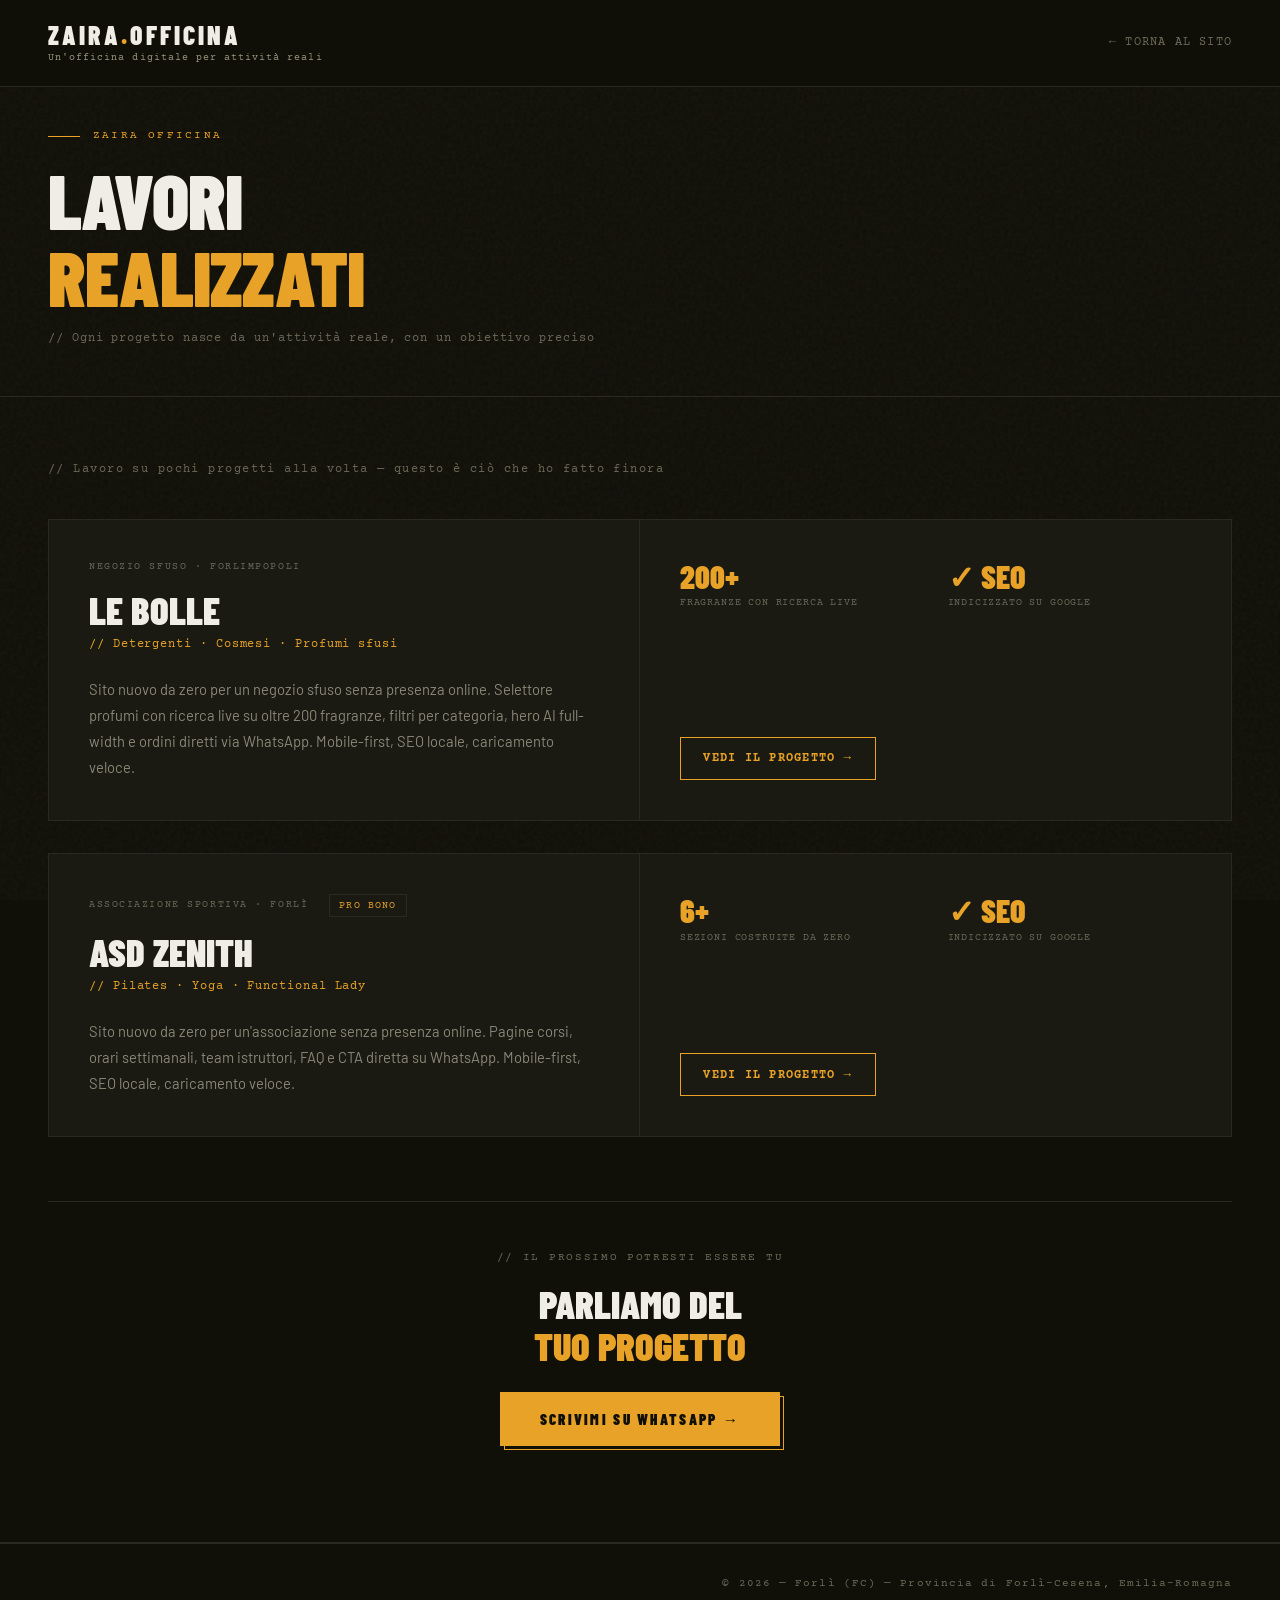
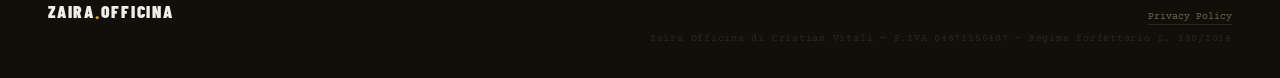
<file: pages/portfolio.html>
<!DOCTYPE html>
<html lang="it">

<head>
    <meta charset="UTF-8">
    <meta name="viewport" content="width=device-width, initial-scale=1.0, viewport-fit=cover">

    <title>Lavori realizzati | Zaira Officina — Web Agency Forlì-Cesena</title>
    <meta name="description" content="Progetti web realizzati da Zaira Officina. Siti veloci, chiari e ottimizzati per attività locali nella provincia di Forlì-Cesena.">
    <link rel="canonical" href="https://zairaofficina.it/pages/portfolio.html">
    <meta name="robots" content="index, follow">

    <meta property="og:type" content="website">
    <meta property="og:locale" content="it_IT">
    <meta property="og:site_name" content="Zaira Officina">
    <meta property="og:title" content="Lavori realizzati | Zaira Officina">
    <meta property="og:description" content="Progetti web realizzati da Zaira Officina per attività locali in provincia di Forlì-Cesena.">
    <meta property="og:url" content="https://zairaofficina.it/pages/portfolio.html">

    <link rel="stylesheet" href="../css/main.min.css">

    <style>
        /* ── HERO PAGINA ─────────────────────────────────────────────── */

        .page-hero {
            padding: 8rem var(--section-pad-h) 3rem;
            border-bottom: 1px solid var(--border);
            max-width: var(--max-width);
            margin: 0 auto;
        }

        .page-tag {
            font-family: var(--font-mono);
            font-size: 0.7rem;
            color: var(--accent);
            letter-spacing: 0.2em;
            text-transform: uppercase;
            margin-bottom: 1rem;
            display: flex;
            align-items: center;
            gap: 0.8rem;
        }

        .page-tag::before {
            content: '';
            display: inline-block;
            width: 2rem;
            height: 1px;
            background: var(--accent);
        }

        .page-title {
            font-family: var(--font-display);
            font-size: clamp(2.8rem, 6vw, 5rem);
            font-weight: 900;
            line-height: 1;
            text-transform: uppercase;
            letter-spacing: -0.01em;
            color: var(--white);
            margin-bottom: 1rem;
        }

        .page-title span {
            color: var(--accent);
        }

        .page-meta {
            font-family: var(--font-mono);
            font-size: 0.72rem;
            color: var(--muted);
            letter-spacing: 0.08em;
        }

        /* ── INTRO ───────────────────────────────────────────────────── */

        .portfolio-intro {
            font-family: var(--font-mono);
            font-size: 0.75rem;
            color: var(--muted);
            letter-spacing: 0.12em;
            margin-bottom: 2.5rem;
        }

        /* ── GRIGLIA PROGETTI ─────────────────────────────────────────── */

        .portfolio-content {
            max-width: var(--max-width);
            margin: 0 auto;
            padding: 4rem var(--section-pad-h) 6rem;
        }

        .portfolio-grid {
            display: flex;
            flex-direction: column;
            gap: 2rem;
        }

        /* ── CARD ─────────────────────────────────────────────────────── */

        .pf-card {
            background: var(--bg2);
            border: 1px solid var(--border);
            display: grid;
            grid-template-columns: 1fr 1fr;
            gap: 0;
        }

        .pf-card-left {
            padding: 2.5rem;
            border-right: 1px solid var(--border);
        }

        .pf-card-right {
            padding: 2.5rem;
            display: flex;
            flex-direction: column;
            justify-content: space-between;
        }

        .pf-tag {
            font-family: var(--font-mono);
            font-size: 0.65rem;
            color: var(--muted);
            letter-spacing: 0.15em;
            text-transform: uppercase;
            margin-bottom: 1rem;
        }

        .pf-tag-label {
            display: inline-block;
            font-family: var(--font-mono);
            font-size: 0.6rem;
            color: var(--accent);
            border: 1px solid var(--border);
            padding: 0.2rem 0.6rem;
            letter-spacing: 0.12em;
            text-transform: uppercase;
            margin-left: 0.8rem;
        }

        .pf-client {
            font-family: var(--font-display);
            font-size: clamp(1.8rem, 3vw, 2.6rem);
            font-weight: 900;
            text-transform: uppercase;
            color: var(--white);
            line-height: 1;
            margin-bottom: 0.4rem;
        }

        .pf-type {
            font-family: var(--font-mono);
            font-size: 0.72rem;
            color: var(--accent);
            letter-spacing: 0.08em;
            margin-bottom: 1.5rem;
        }

        .pf-desc {
            font-size: 0.92rem;
            color: var(--text-low);
            line-height: 1.75;
        }

        .pf-stats {
            display: grid;
            grid-template-columns: 1fr 1fr;
            gap: 1.5rem;
            margin-bottom: 2rem;
        }

        .pf-stat-num {
            font-family: var(--font-display);
            font-size: 2rem;
            font-weight: 900;
            color: var(--accent);
            line-height: 1;
            margin-bottom: 0.3rem;
        }

        .pf-stat-label {
            font-family: var(--font-mono);
            font-size: 0.65rem;
            color: var(--muted);
            letter-spacing: 0.08em;
            text-transform: uppercase;
        }

        .pf-link {
            display: inline-block;
            font-family: var(--font-mono);
            font-size: 0.78rem;
            font-weight: 700;
            letter-spacing: 0.1em;
            text-transform: uppercase;
            color: var(--accent);
            text-decoration: none;
            border: 1px solid var(--accent);
            padding: 0.7rem 1.4rem;
            transition: background 0.2s, color 0.2s;
            align-self: flex-start;
        }

        .pf-link:hover {
            background: var(--accent);
            color: var(--bg);
        }

        /* ── CTA FONDO ────────────────────────────────────────────────── */

        .portfolio-cta {
            margin-top: 4rem;
            padding-top: 3rem;
            border-top: 1px solid var(--border);
            text-align: center;
        }

        .portfolio-cta-label {
            font-family: var(--font-mono);
            font-size: 0.7rem;
            color: var(--muted);
            letter-spacing: 0.15em;
            text-transform: uppercase;
            margin-bottom: 1rem;
        }

        .portfolio-cta-title {
            font-family: var(--font-display);
            font-size: clamp(1.6rem, 3vw, 2.4rem);
            font-weight: 900;
            text-transform: uppercase;
            color: var(--white);
            margin-bottom: 1.5rem;
            line-height: 1.1;
        }

        .portfolio-cta-title span {
            color: var(--accent);
        }

        /* ── RESPONSIVE ──────────────────────────────────────────────── */

        @media (max-width: 720px) {
            .page-hero {
                padding: 6rem 1.5rem 2rem;
            }

            .portfolio-content {
                padding: 2.5rem 1.5rem 4rem;
            }

            .pf-card {
                grid-template-columns: 1fr;
            }

            .pf-card-left {
                border-right: none;
                border-bottom: 1px solid var(--border);
                padding: 2rem 1.5rem;
            }

            .pf-card-right {
                padding: 2rem 1.5rem;
            }

            .pf-stats {
                grid-template-columns: 1fr 1fr;
                gap: 1rem;
                margin-bottom: 1.5rem;
            }
        }
    </style>
</head>

<body>

    <!-- NAVIGAZIONE -->
    <nav>
        <a href="../index.html" class="nav-logo">
            <span class="logo-name">Zaira<span>.</span>Officina</span>
            <span class="logo-tag">Un'officina digitale per attività reali</span>
        </a>
        <a href="../index.html" class="nav-back">← Torna al sito</a>
    </nav>

    <!-- HERO -->
    <div class="page-hero">
        <p class="page-tag">Zaira Officina</p>
        <h1 class="page-title">Lavori<br><span>realizzati</span></h1>
        <p class="page-meta">// Ogni progetto nasce da un'attività reale, con un obiettivo preciso</p>
    </div>

    <!-- PROGETTI -->
    <main class="portfolio-content">

        <p class="portfolio-intro">// Lavoro su pochi progetti alla volta — questo è ciò che ho fatto finora</p>

        <div class="portfolio-grid">

            <!-- ── Le Bolle ───────────────────────────────────────────── -->
            <div class="pf-card">

                <div class="pf-card-left">
                    <div class="pf-tag">
                        Negozio sfuso · Forlimpopoli
                    </div>
                    <div class="pf-client">Le Bolle</div>
                    <div class="pf-type">// Detergenti · Cosmesi · Profumi sfusi</div>
                    <p class="pf-desc">
                        Sito nuovo da zero per un negozio sfuso senza presenza online.
                        Selettore profumi con ricerca live su oltre 200 fragranze, filtri per categoria,
                        hero AI full-width e ordini diretti via WhatsApp.
                        Mobile-first, SEO locale, caricamento veloce.
                    </p>
                </div>

                <div class="pf-card-right">
                    <div class="pf-stats">
                        <div>
                            <div class="pf-stat-num">200+</div>
                            <div class="pf-stat-label">fragranze con ricerca live</div>
                        </div>
                        <div>
                            <div class="pf-stat-num">✓ SEO</div>
                            <div class="pf-stat-label">indicizzato su Google</div>
                        </div>
                    </div>
                    <a href="https://www.lebolleforlimpopoli.it/" class="pf-link" target="_blank" rel="noopener">
                        Vedi il progetto →
                    </a>
                </div>

            </div>

            <!-- ── ASD Zenith ─────────────────────────────────────────── -->
            <div class="pf-card">

                <div class="pf-card-left">
                    <div class="pf-tag">
                        Associazione sportiva · Forlì
                        <span class="pf-tag-label">pro bono</span>
                    </div>
                    <div class="pf-client">ASD Zenith</div>
                    <div class="pf-type">// Pilates · Yoga · Functional Lady</div>
                    <p class="pf-desc">
                        Sito nuovo da zero per un'associazione senza presenza online.
                        Pagine corsi, orari settimanali, team istruttori, FAQ e CTA diretta su WhatsApp.
                        Mobile-first, SEO locale, caricamento veloce.
                    </p>
                </div>

                <div class="pf-card-right">
                    <div class="pf-stats">
                        <div>
                            <div class="pf-stat-num">6+</div>
                            <div class="pf-stat-label">sezioni costruite da zero</div>
                        </div>
                        <div>
                            <div class="pf-stat-num">✓ SEO</div>
                            <div class="pf-stat-label">indicizzato su Google</div>
                        </div>
                    </div>
                    <a href="https://www.zenithasd.it" class="pf-link" target="_blank" rel="noopener">
                        Vedi il progetto →
                    </a>
                </div>

            </div>

        </div>

        <!-- CTA -->
        <div class="portfolio-cta">
            <div class="portfolio-cta-label">// il prossimo potresti essere tu</div>
            <h2 class="portfolio-cta-title">Parliamo del<br><span>tuo progetto</span></h2>
            <a href="https://wa.me/393930719544?text=Ciao%20Cristian,%20ho%20visto%20il%20tuo%20portfolio.%20Vorrei%20capire%20meglio." class="btn-primary" target="_blank" rel="noopener">
                Scrivimi su WhatsApp →
            </a>
        </div>

    </main>

    <!-- FOOTER -->
    <div class="divider" aria-hidden="true"></div>
    <footer>
        <div class="footer-logo">ZAIRA<span>.</span>OFFICINA</div>
        <div class="footer-right">
            <div class="footer-copy">
                © <span id="footer-year"></span> — Forlì (FC) — Provincia di Forlì-Cesena, Emilia-Romagna
            </div>
            <div class="footer-legal">
                <a href="privacy.html" class="footer-legal-link">Privacy Policy</a>
            </div>
            <div class="footer-disclaimer">
                Zaira Officina di Cristian Vitali — P.IVA 04871150407 — Regime forfettario L. 190/2014
            </div>
        </div>
    </footer>

    <script>
        document.getElementById('footer-year').textContent = new Date().getFullYear();
    </script>

</body>
</html>
</file>
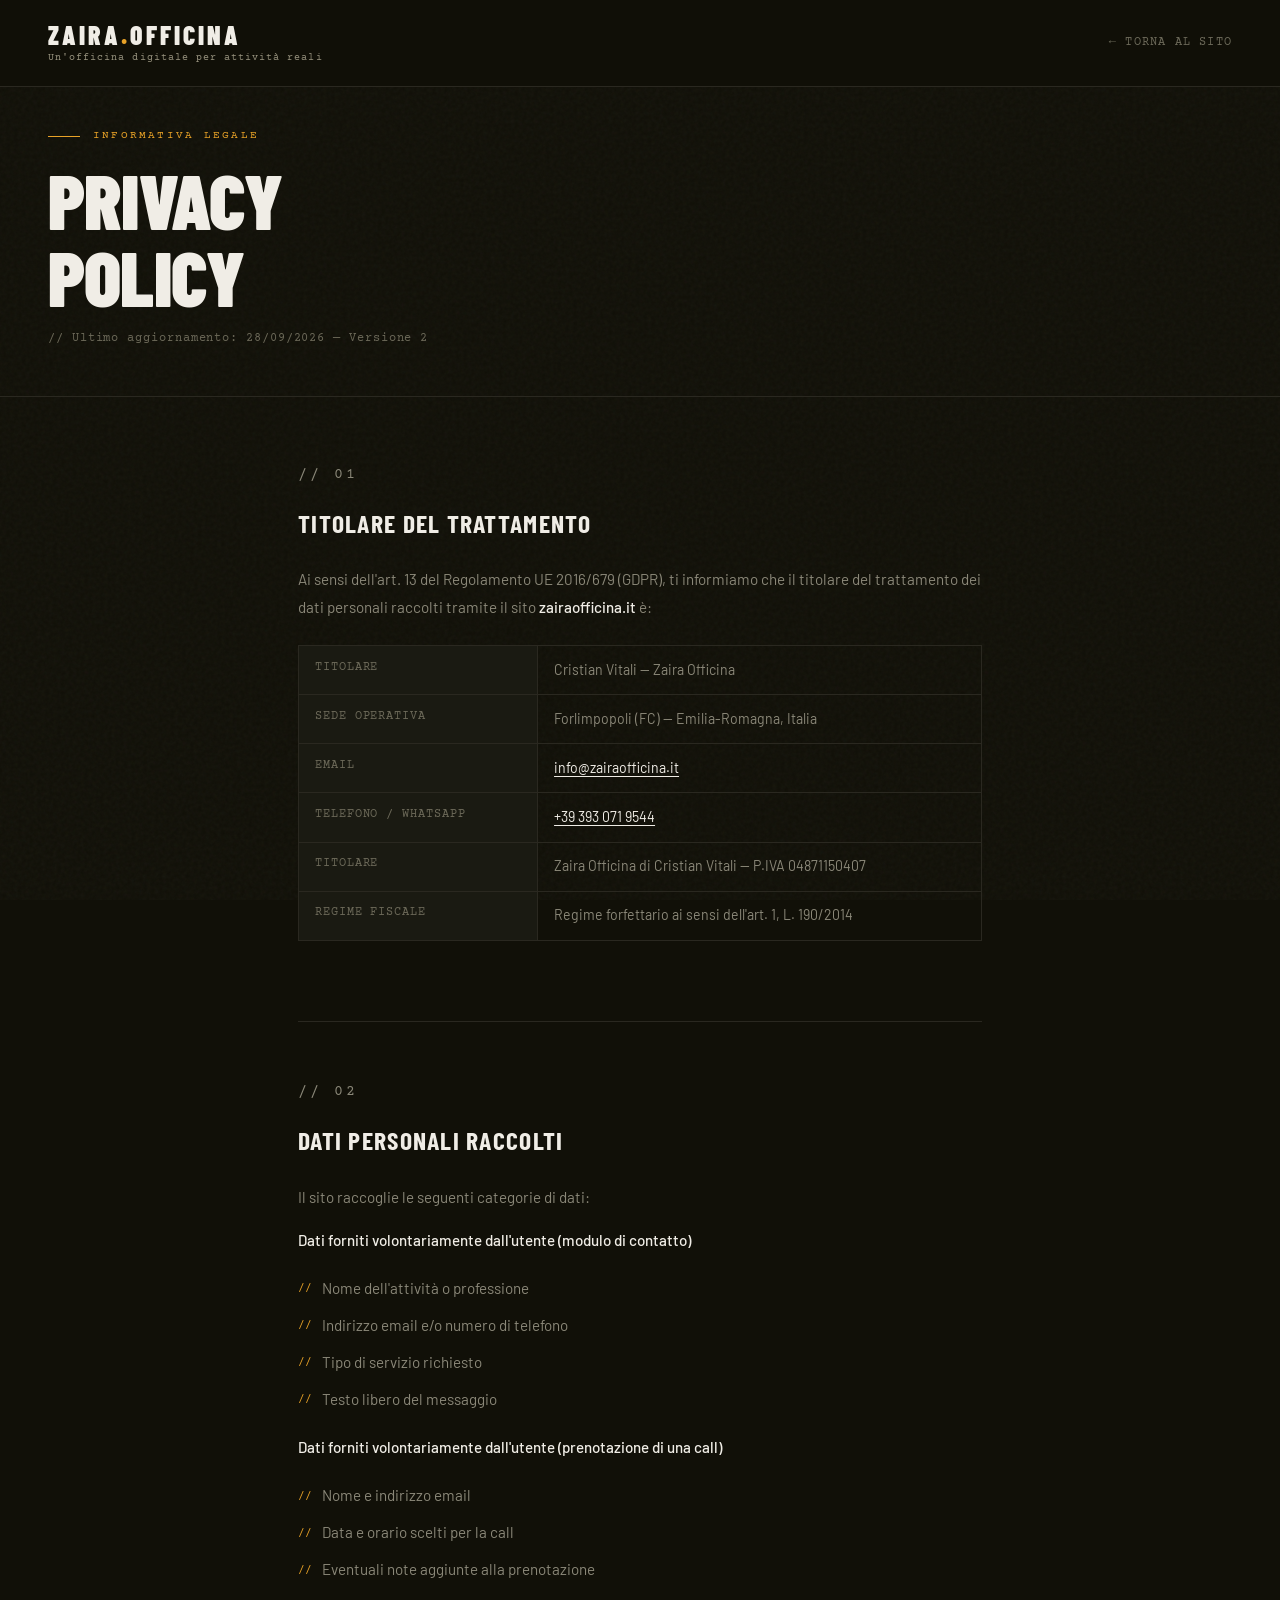
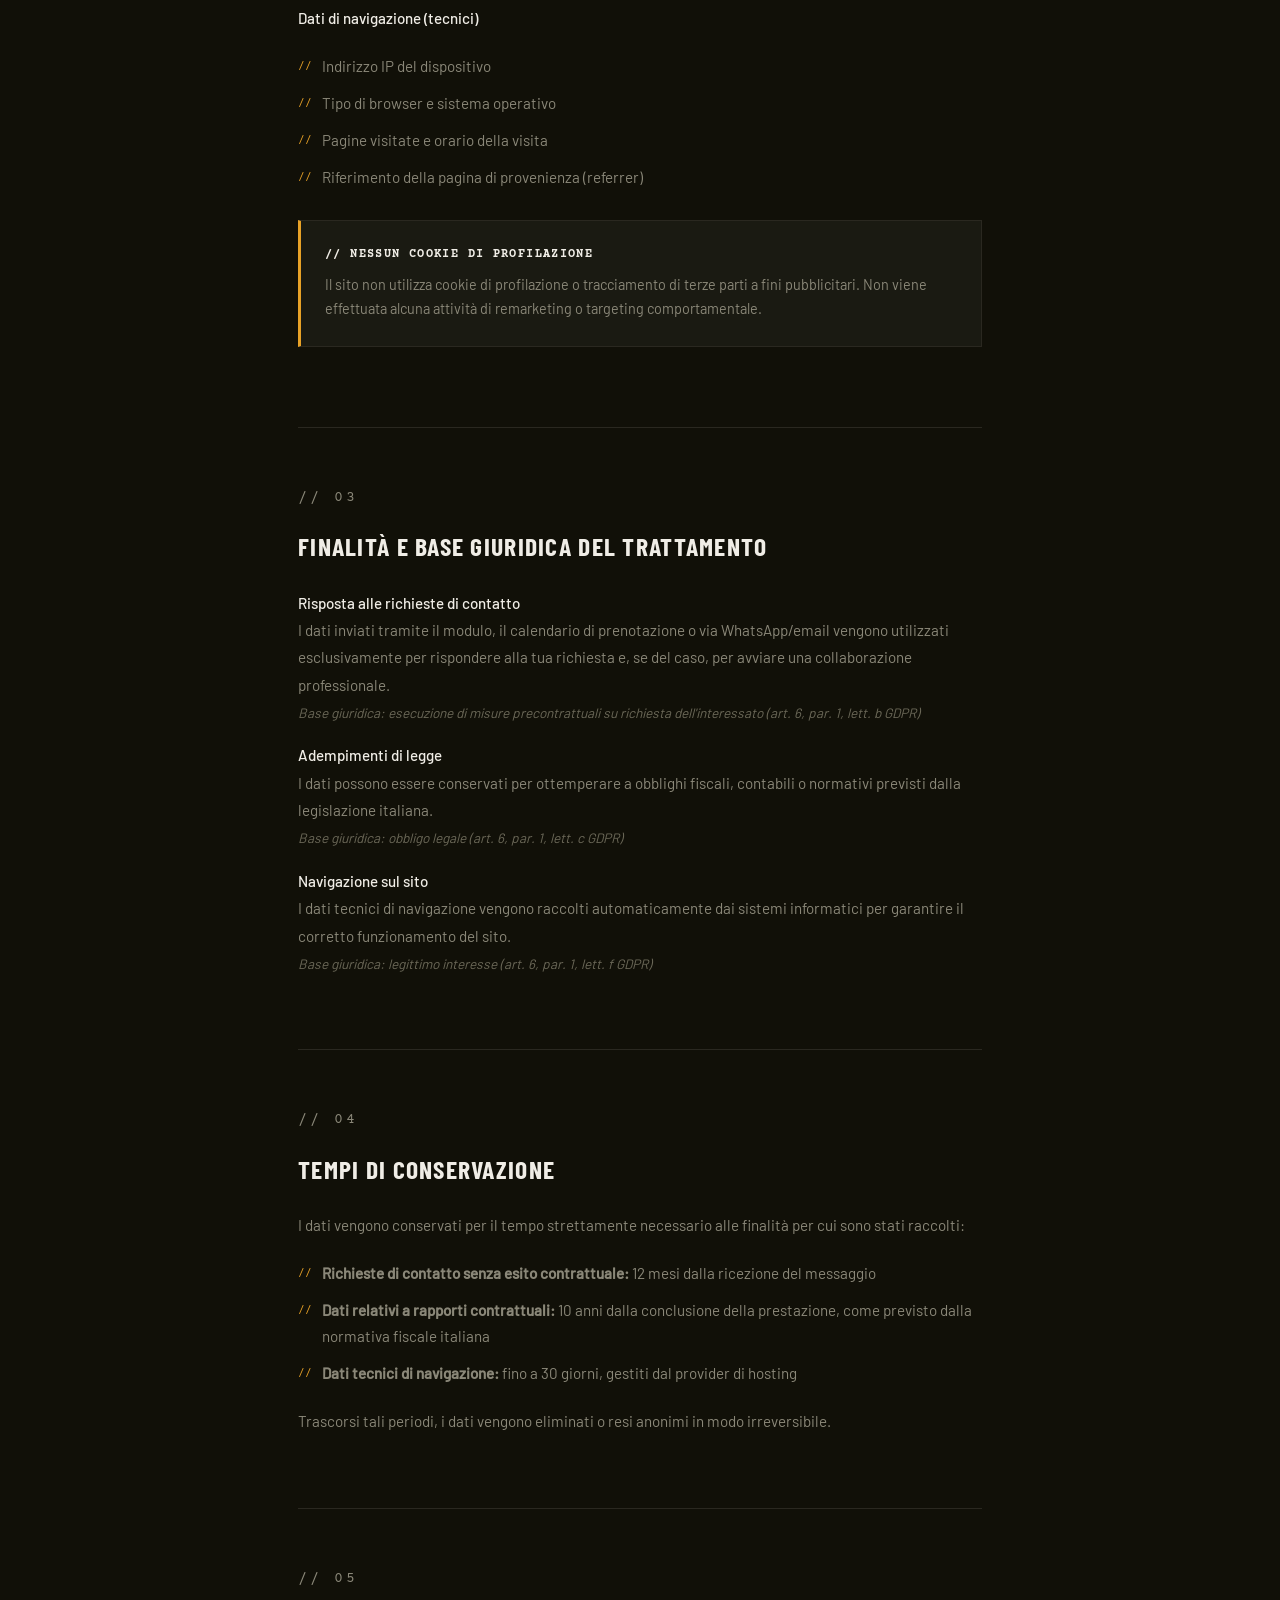
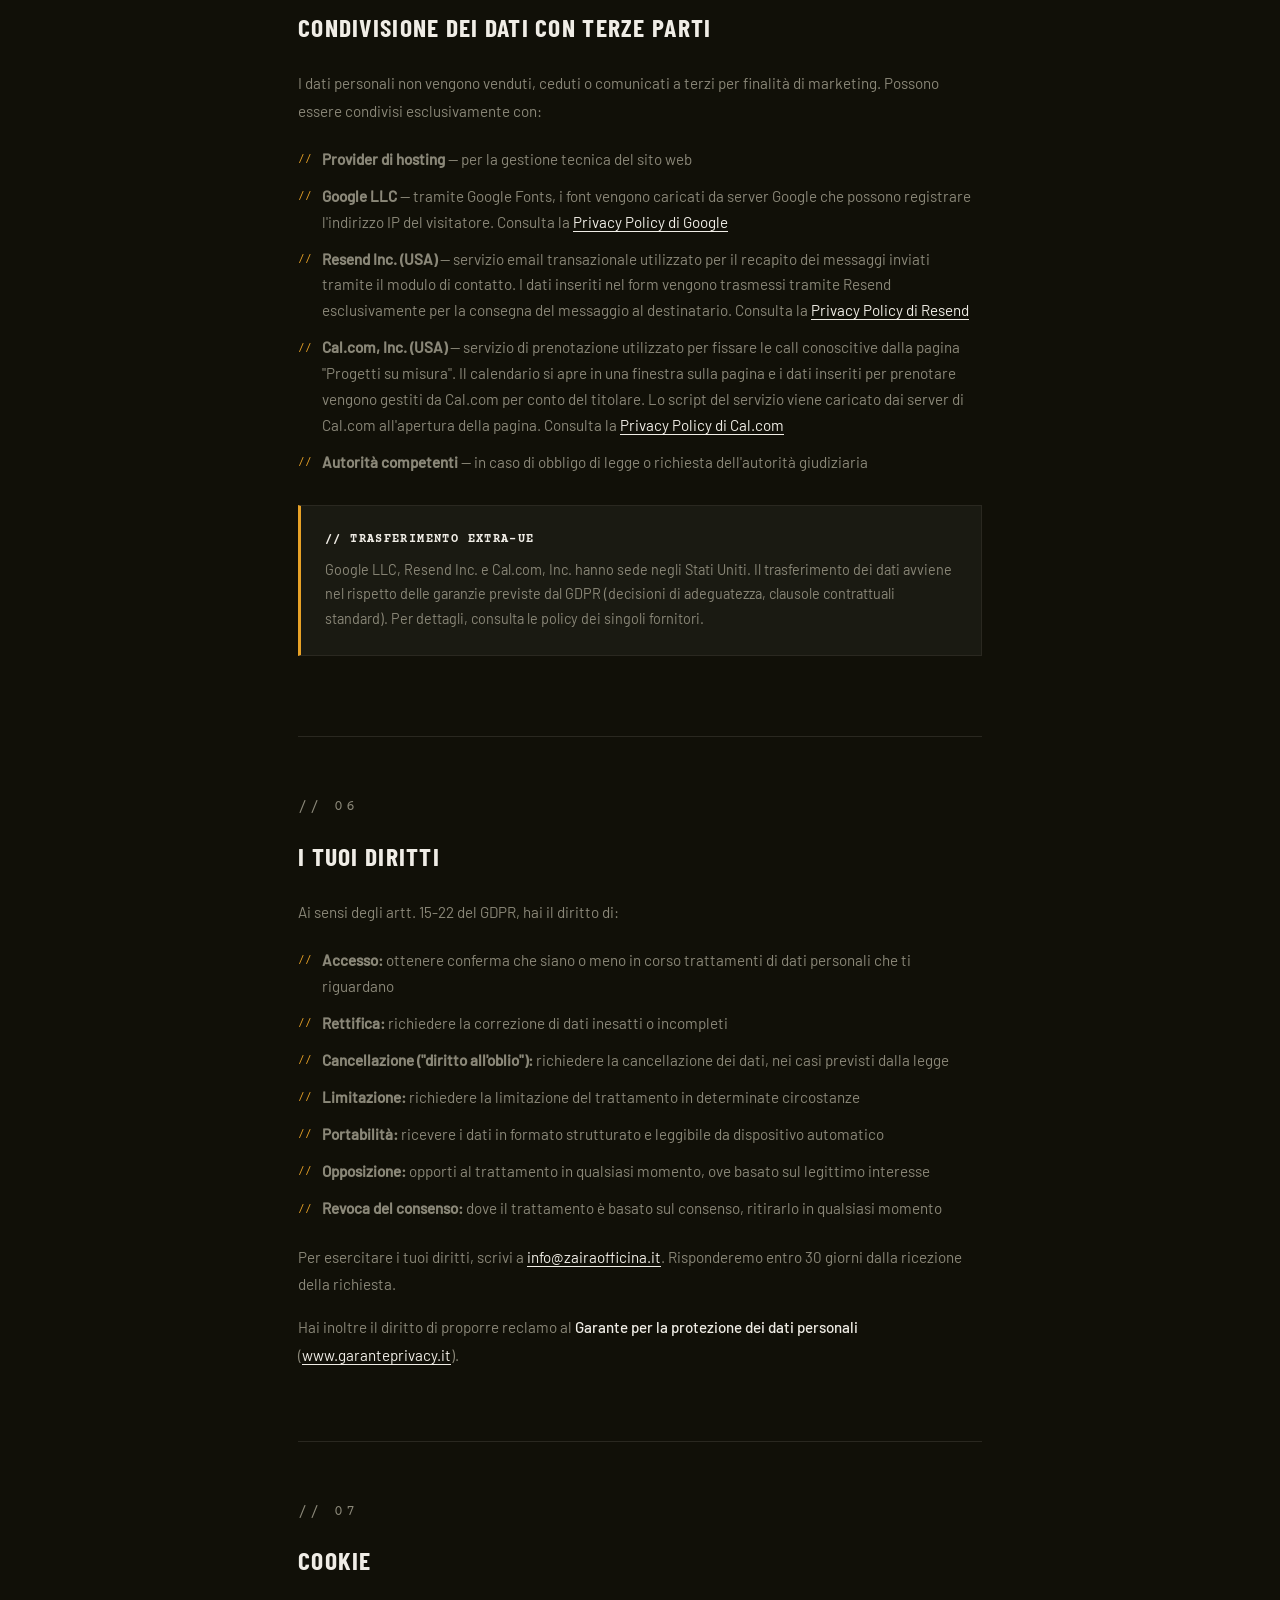
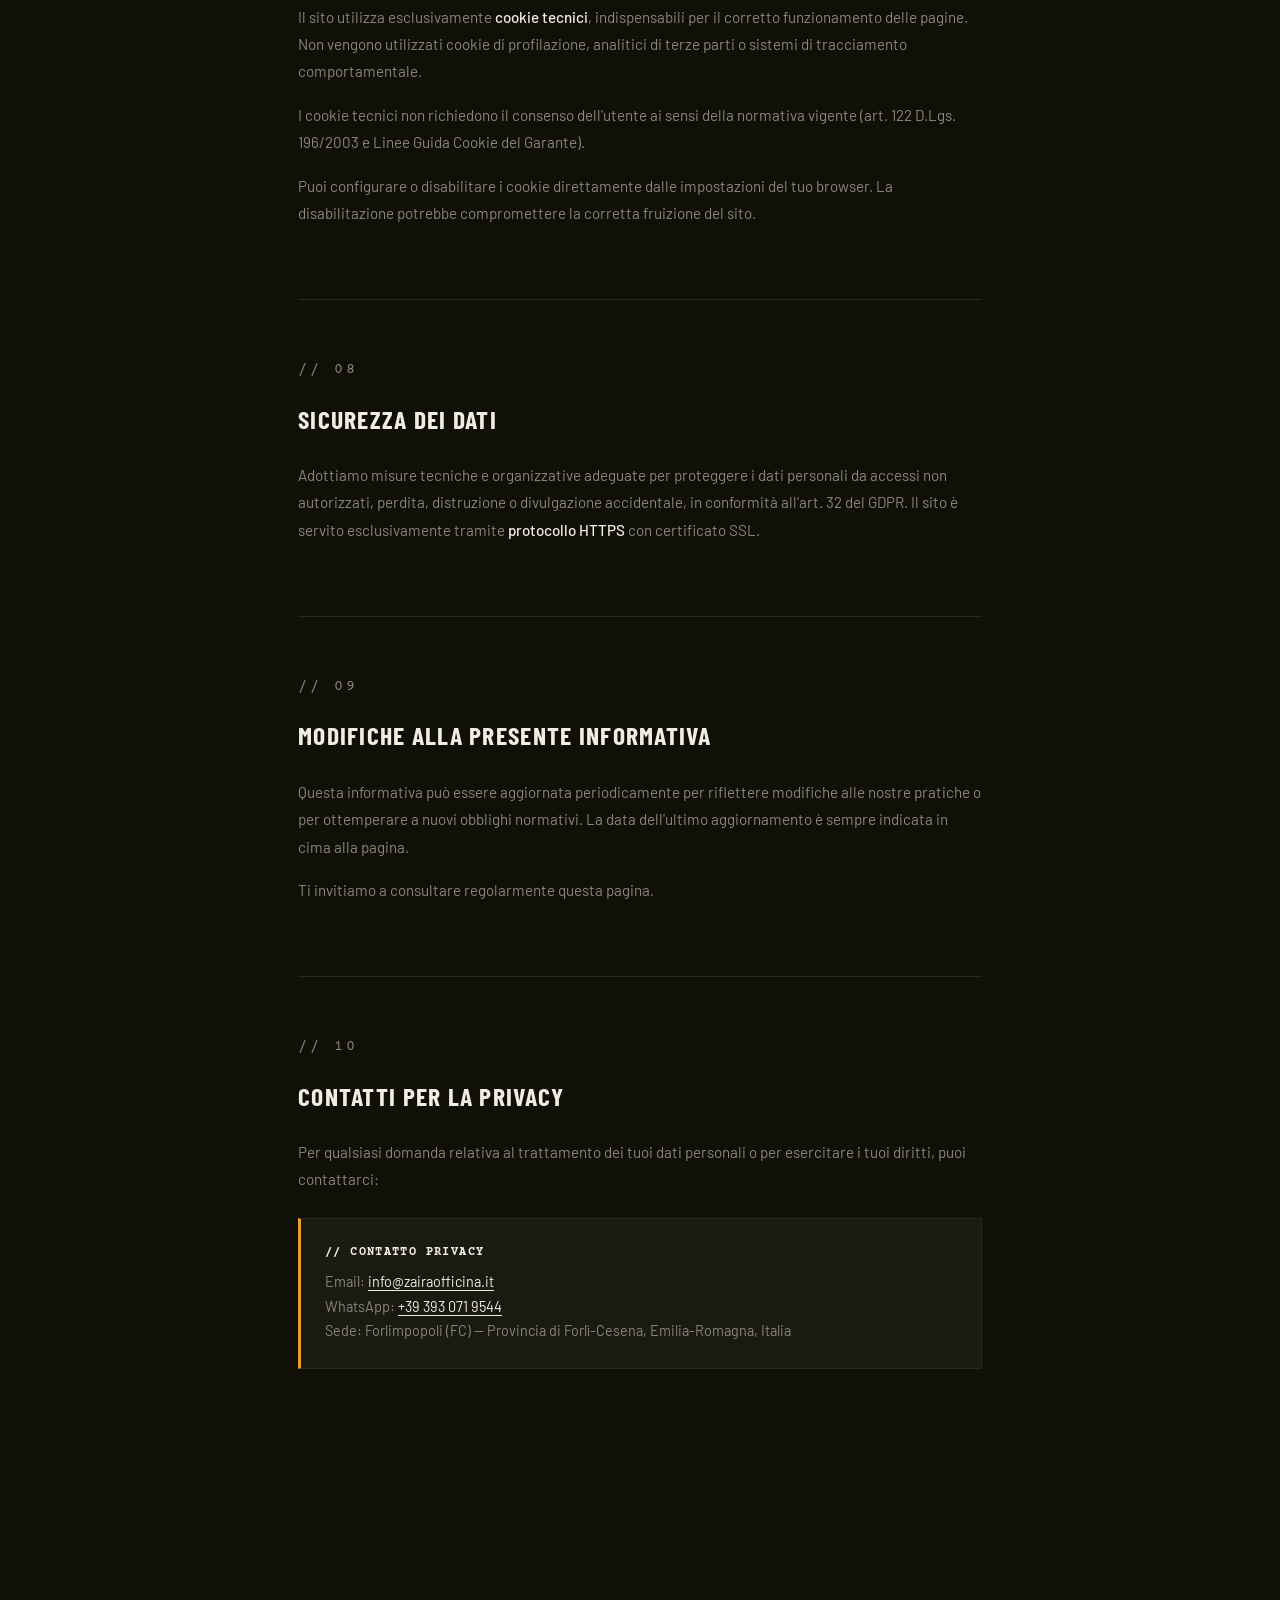
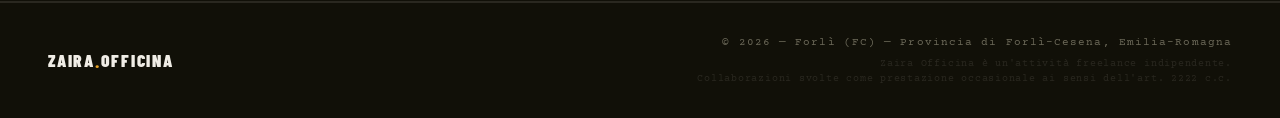
<file: pages/privacy.html>
<!DOCTYPE html>
<html lang="it">

<head>
    <meta charset="UTF-8">
    <meta name="viewport" content="width=device-width, initial-scale=1.0, viewport-fit=cover">

    <title>Privacy Policy | Zaira Officina — Web Agency Forlì-Cesena</title>
    <meta name="description" content="Informativa sulla privacy di Zaira Officina. Come trattiamo i tuoi dati personali in conformità al GDPR (Regolamento UE 2016/679).">
    <link rel="canonical" href="https://zairaofficina.it/pages/privacy.html">
    <meta name="robots" content="noindex, follow">

    <meta property="og:type" content="website">
    <meta property="og:locale" content="it_IT">
    <meta property="og:site_name" content="Zaira Officina">
    <meta property="og:title" content="Privacy Policy | Zaira Officina">
    <meta property="og:url" content="https://zairaofficina.it/pages/privacy.html">

    <link rel="stylesheet" href="../css/main.min.css">

    <!-- Stili specifici di questa pagina -->
    <style>
        /* ── HERO PAGINA ─────────────────────────────────────────────── */
        
        .page-hero {
            padding: 8rem var(--section-pad-h) 3rem;
            border-bottom: 1px solid var(--border);
            max-width: var(--max-width);
            margin: 0 auto;
        }
        
        .page-tag {
            font-family: var(--font-mono);
            font-size: 0.7rem;
            color: var(--accent);
            letter-spacing: 0.2em;
            text-transform: uppercase;
            margin-bottom: 1rem;
            display: flex;
            align-items: center;
            gap: 0.8rem;
        }
        
        .page-tag::before {
            content: '';
            display: inline-block;
            width: 2rem;
            height: 1px;
            background: var(--accent);
        }
        
        .page-title {
            font-family: var(--font-display);
            font-size: clamp(2.8rem, 6vw, 5rem);
            font-weight: 900;
            line-height: 1;
            text-transform: uppercase;
            letter-spacing: -0.01em;
            color: var(--white);
            margin-bottom: 1rem;
        }
        
        .page-meta {
            font-family: var(--font-mono);
            font-size: 0.72rem;
            color: var(--muted);
            letter-spacing: 0.08em;
        }
        /* ── CONTENUTO ───────────────────────────────────────────────── */
        
        .privacy-content {
            max-width: 780px;
            margin: 0 auto;
            padding: 4rem var(--section-pad-h) 6rem;
        }
        
        .privacy-section {
            margin-bottom: 3.5rem;
            padding-bottom: 3.5rem;
            border-bottom: 1px solid var(--border);
        }
        
        .privacy-section:last-child {
            border-bottom: none;
        }
        
        .section-num {
            font-family: var(--font-mono);
            font-size: 0.65rem;
            color: var(--accent);
            letter-spacing: 0.2em;
            text-transform: uppercase;
            margin-bottom: 0.5rem;
        }
        
        .privacy-content h2 {
            font-family: var(--font-display);
            font-size: 1.6rem;
            font-weight: 700;
            text-transform: uppercase;
            letter-spacing: 0.05em;
            margin-bottom: 1.5rem;
            color: var(--white);
        }
        
        .privacy-content p {
            color: var(--text-low);
            margin-bottom: 1rem;
            font-size: 0.95rem;
            line-height: 1.8;
        }
        
        .privacy-content p strong {
            color: var(--white);
            font-weight: 500;
        }
        
        .privacy-content em {
            font-style: italic;
            font-size: 0.85rem;
            color: var(--muted);
        }
        
        .privacy-content ul {
            list-style: none;
            margin: 1rem 0;
        }
        
        .privacy-content ul li {
            color: var(--text-low);
            font-size: 0.95rem;
            padding: 0.35rem 0 0.35rem 1.5rem;
            position: relative;
            line-height: 1.7;
        }
        
        .privacy-content ul li::before {
            content: '//';
            font-family: var(--font-mono);
            color: var(--accent);
            font-size: 0.7rem;
            position: absolute;
            left: 0;
            top: 0.5rem;
        }
        
        .privacy-content a {
            color: var(--white);
            text-decoration: underline;
            text-underline-offset: 3px;
            transition: color var(--transition-fast);
        }
        
        .privacy-content a:hover {
            color: var(--accent);
        }
        /* Box evidenziato */
        
        .highlight-box {
            background: var(--bg2);
            border: 1px solid var(--border);
            border-left: 3px solid var(--accent);
            padding: 1.5rem;
            margin: 1.5rem 0;
            font-size: 0.9rem;
            color: var(--text-low);
            line-height: 1.7;
        }
        
        .highlight-box strong {
            color: var(--white);
            display: block;
            margin-bottom: 0.5rem;
            font-family: var(--font-mono);
            font-size: 0.72rem;
            letter-spacing: 0.12em;
            text-transform: uppercase;
        }
        /* Tabella titolare */
        
        .data-table {
            width: 100%;
            border-collapse: collapse;
            margin: 1.5rem 0;
            font-size: 0.88rem;
        }
        
        .data-table td {
            padding: 0.8rem 1rem;
            border: 1px solid var(--border);
            vertical-align: top;
            line-height: 1.6;
        }
        
        .data-table td:first-child {
            font-family: var(--font-mono);
            font-size: 0.72rem;
            color: var(--muted);
            letter-spacing: 0.08em;
            text-transform: uppercase;
            width: 35%;
            background: var(--bg2);
        }
        
        .data-table td:last-child {
            color: var(--text-low);
        }
        /* ── RESPONSIVE ──────────────────────────────────────────────── */
        
        @media (max-width: 600px) {
            .page-hero {
                padding: 6rem 1.5rem 2rem;
            }
            .privacy-content {
                padding: 2.5rem 1.5rem 4rem;
            }
            .data-table td:first-child {
                width: 38%;
            }
        }
    </style>
</head>

<body>

    <!-- NAVIGAZIONE -->
    <nav>
        <a href="../index.html" class="nav-logo">
            <span class="logo-name">Zaira<span>.</span>Officina</span>
            <span class="logo-tag">Un'officina digitale per attività reali</span>
        </a>
        <a href="../index.html" class="nav-back">← Torna al sito</a>
    </nav>

    <!-- HERO PAGINA -->
    <div class="page-hero">
        <p class="page-tag">Informativa legale</p>
        <h1 class="page-title">Privacy<br>Policy</h1>
        <p class="page-meta">// Ultimo aggiornamento: 28/09/2026 — Versione 2</p>
    </div>

    <!-- CONTENUTO -->
    <main class="privacy-content">

        <!-- 01 — Titolare -->
        <div class="privacy-section">
            <p class="section-num">// 01</p>
            <h2>Titolare del trattamento</h2>
            <p>Ai sensi dell'art. 13 del Regolamento UE 2016/679 (GDPR), ti informiamo che il titolare del trattamento dei dati personali raccolti tramite il sito <strong>zairaofficina.it</strong> è:</p>
            <table class="data-table">
                <tr>
                    <td>Titolare</td>
                    <td>Cristian Vitali — Zaira Officina</td>
                </tr>
                <tr>
                    <td>Sede operativa</td>
                    <td>Forlimpopoli (FC) — Emilia-Romagna, Italia</td>
                </tr>
                <tr>
                    <td>Email</td>
                    <td><a href="mailto:info@zairaofficina.it">info@zairaofficina.it</a></td>
                </tr>
                <tr>
                    <td>Telefono / WhatsApp</td>
                    <td><a href="https://wa.me/393930719544">+39 393 071 9544</a></td>
                </tr>
                <tr>
                    <td>Titolare</td>
                    <td>Zaira Officina di Cristian Vitali — P.IVA 04871150407</td>
                </tr>
                <tr>
                    <td>Regime fiscale</td>
                    <td>Regime forfettario ai sensi dell'art. 1, L. 190/2014</td>
                </tr>
            </table>
        </div>

        <!-- 02 — Dati raccolti -->
        <div class="privacy-section">
            <p class="section-num">// 02</p>
            <h2>Dati personali raccolti</h2>
            <p>Il sito raccoglie le seguenti categorie di dati:</p>
            <p><strong>Dati forniti volontariamente dall'utente (modulo di contatto)</strong></p>
            <ul>
                <li>Nome dell'attività o professione</li>
                <li>Indirizzo email e/o numero di telefono</li>
                <li>Tipo di servizio richiesto</li>
                <li>Testo libero del messaggio</li>
            </ul>
            <p><strong>Dati forniti volontariamente dall'utente (prenotazione di una call)</strong></p>
            <ul>
                <li>Nome e indirizzo email</li>
                <li>Data e orario scelti per la call</li>
                <li>Eventuali note aggiunte alla prenotazione</li>
            </ul>
            <p><strong>Dati di navigazione (tecnici)</strong></p>
            <ul>
                <li>Indirizzo IP del dispositivo</li>
                <li>Tipo di browser e sistema operativo</li>
                <li>Pagine visitate e orario della visita</li>
                <li>Riferimento della pagina di provenienza (referrer)</li>
            </ul>
            <div class="highlight-box">
                <strong>// Nessun cookie di profilazione</strong> Il sito non utilizza cookie di profilazione o tracciamento di terze parti a fini pubblicitari. Non viene effettuata alcuna attività di remarketing o targeting comportamentale.
            </div>
        </div>

        <!-- 03 — Finalità -->
        <div class="privacy-section">
            <p class="section-num">// 03</p>
            <h2>Finalità e base giuridica del trattamento</h2>
            <p><strong>Risposta alle richieste di contatto</strong><br> I dati inviati tramite il modulo, il calendario di prenotazione o via WhatsApp/email vengono utilizzati esclusivamente per rispondere alla tua richiesta e, se del caso, per avviare una collaborazione professionale.<br>
                <em>Base giuridica: esecuzione di misure precontrattuali su richiesta dell'interessato (art. 6, par. 1, lett. b GDPR)</em></p>
            <p><strong>Adempimenti di legge</strong><br> I dati possono essere conservati per ottemperare a obblighi fiscali, contabili o normativi previsti dalla legislazione italiana.<br>
                <em>Base giuridica: obbligo legale (art. 6, par. 1, lett. c GDPR)</em></p>
            <p><strong>Navigazione sul sito</strong><br> I dati tecnici di navigazione vengono raccolti automaticamente dai sistemi informatici per garantire il corretto funzionamento del sito.<br>
                <em>Base giuridica: legittimo interesse (art. 6, par. 1, lett. f GDPR)</em></p>
        </div>

        <!-- 04 — Conservazione -->
        <div class="privacy-section">
            <p class="section-num">// 04</p>
            <h2>Tempi di conservazione</h2>
            <p>I dati vengono conservati per il tempo strettamente necessario alle finalità per cui sono stati raccolti:</p>
            <ul>
                <li><strong>Richieste di contatto senza esito contrattuale:</strong> 12 mesi dalla ricezione del messaggio</li>
                <li><strong>Dati relativi a rapporti contrattuali:</strong> 10 anni dalla conclusione della prestazione, come previsto dalla normativa fiscale italiana</li>
                <li><strong>Dati tecnici di navigazione:</strong> fino a 30 giorni, gestiti dal provider di hosting</li>
            </ul>
            <p>Trascorsi tali periodi, i dati vengono eliminati o resi anonimi in modo irreversibile.</p>
        </div>

        <!-- 05 — Condivisione -->
        <div class="privacy-section">
            <p class="section-num">// 05</p>
            <h2>Condivisione dei dati con terze parti</h2>
            <p>I dati personali non vengono venduti, ceduti o comunicati a terzi per finalità di marketing. Possono essere condivisi esclusivamente con:</p>
            <ul>
                <li><strong>Provider di hosting</strong> — per la gestione tecnica del sito web</li>
                <li><strong>Google LLC</strong> — tramite Google Fonts, i font vengono caricati da server Google che possono registrare l'indirizzo IP del visitatore. Consulta la <a href="https://policies.google.com/privacy" target="_blank" rel="noopener">Privacy Policy di Google</a></li>
                <li><strong>Resend Inc. (USA)</strong> — servizio email transazionale utilizzato per il recapito dei messaggi inviati tramite il modulo di contatto. I dati inseriti nel form vengono trasmessi tramite Resend esclusivamente per la consegna del messaggio al destinatario. Consulta la <a href="https://resend.com/legal/privacy-policy" target="_blank" rel="noopener">Privacy Policy di Resend</a></li>
                <li><strong>Cal.com, Inc. (USA)</strong> — servizio di prenotazione utilizzato per fissare le call conoscitive dalla pagina "Progetti su misura". Il calendario si apre in una finestra sulla pagina e i dati inseriti per prenotare vengono gestiti da Cal.com per conto del titolare. Lo script del servizio viene caricato dai server di Cal.com all'apertura della pagina. Consulta la <a href="https://cal.com/privacy" target="_blank" rel="noopener">Privacy Policy di Cal.com</a></li>
                <li><strong>Autorità competenti</strong> — in caso di obbligo di legge o richiesta dell'autorità giudiziaria</li>
            </ul>
            <div class="highlight-box">
                <strong>// Trasferimento extra-UE</strong> Google LLC, Resend Inc. e Cal.com, Inc. hanno sede negli Stati Uniti. Il trasferimento dei dati avviene nel rispetto delle garanzie previste dal GDPR (decisioni di adeguatezza, clausole contrattuali standard). Per dettagli,
                consulta le policy dei singoli fornitori.
            </div>
        </div>

        <!-- 06 — Diritti -->
        <div class="privacy-section">
            <p class="section-num">// 06</p>
            <h2>I tuoi diritti</h2>
            <p>Ai sensi degli artt. 15-22 del GDPR, hai il diritto di:</p>
            <ul>
                <li><strong>Accesso:</strong> ottenere conferma che siano o meno in corso trattamenti di dati personali che ti riguardano</li>
                <li><strong>Rettifica:</strong> richiedere la correzione di dati inesatti o incompleti</li>
                <li><strong>Cancellazione ("diritto all'oblio"):</strong> richiedere la cancellazione dei dati, nei casi previsti dalla legge</li>
                <li><strong>Limitazione:</strong> richiedere la limitazione del trattamento in determinate circostanze</li>
                <li><strong>Portabilità:</strong> ricevere i dati in formato strutturato e leggibile da dispositivo automatico</li>
                <li><strong>Opposizione:</strong> opporti al trattamento in qualsiasi momento, ove basato sul legittimo interesse</li>
                <li><strong>Revoca del consenso:</strong> dove il trattamento è basato sul consenso, ritirarlo in qualsiasi momento</li>
            </ul>
            <p>Per esercitare i tuoi diritti, scrivi a <a href="mailto:info@zairaofficina.it">info@zairaofficina.it</a>.
                Risponderemo entro 30 giorni dalla ricezione della richiesta.</p>
            <p>Hai inoltre il diritto di proporre reclamo al <strong>Garante per la protezione dei dati personali</strong> (<a href="https://www.garanteprivacy.it" target="_blank" rel="noopener">www.garanteprivacy.it</a>).</p>
        </div>

        <!-- 07 — Cookie -->
        <div class="privacy-section">
            <p class="section-num">// 07</p>
            <h2>Cookie</h2>
            <p>Il sito utilizza esclusivamente <strong>cookie tecnici</strong>, indispensabili per il corretto funzionamento delle pagine. Non vengono utilizzati cookie di profilazione, analitici di terze parti o sistemi di tracciamento comportamentale.</p>
            <p>I cookie tecnici non richiedono il consenso dell'utente ai sensi della normativa vigente (art. 122 D.Lgs. 196/2003 e Linee Guida Cookie del Garante).</p>
            <p>Puoi configurare o disabilitare i cookie direttamente dalle impostazioni del tuo browser. La disabilitazione potrebbe compromettere la corretta fruizione del sito.</p>
        </div>

        <!-- 08 — Sicurezza -->
        <div class="privacy-section">
            <p class="section-num">// 08</p>
            <h2>Sicurezza dei dati</h2>
            <p>Adottiamo misure tecniche e organizzative adeguate per proteggere i dati personali da accessi non autorizzati, perdita, distruzione o divulgazione accidentale, in conformità all'art. 32 del GDPR. Il sito è servito esclusivamente tramite <strong>protocollo HTTPS</strong>                con certificato SSL.</p>
        </div>

        <!-- 09 — Modifiche -->
        <div class="privacy-section">
            <p class="section-num">// 09</p>
            <h2>Modifiche alla presente informativa</h2>
            <p>Questa informativa può essere aggiornata periodicamente per riflettere modifiche alle nostre pratiche o per ottemperare a nuovi obblighi normativi. La data dell'ultimo aggiornamento è sempre indicata in cima alla pagina.</p>
            <p>Ti invitiamo a consultare regolarmente questa pagina.</p>
        </div>

        <!-- 10 — Contatti -->
        <div class="privacy-section">
            <p class="section-num">// 10</p>
            <h2>Contatti per la privacy</h2>
            <p>Per qualsiasi domanda relativa al trattamento dei tuoi dati personali o per esercitare i tuoi diritti, puoi contattarci:</p>
            <div class="highlight-box">
                <strong>// Contatto privacy</strong> Email: <a href="mailto:info@zairaofficina.it">info@zairaofficina.it</a><br>
                WhatsApp: <a href="https://wa.me/393930719544">+39 393 071 9544</a><br> Sede: Forlimpopoli (FC) — Provincia di Forlì-Cesena, Emilia-Romagna, Italia
            </div>
        </div>

    </main>

    <!-- FOOTER -->
    <!-- FOOTER -->
    <div class="divider" aria-hidden="true"></div>
    <footer>
        <div class="footer-logo">ZAIRA<span>.</span>OFFICINA</div>
        <div class="footer-right">
            <div class="footer-copy">
                © <span id="footer-year"></span> — Forlì (FC) — Provincia di Forlì-Cesena, Emilia-Romagna
            </div>
            <div class="footer-disclaimer">
                Zaira Officina è un'attività freelance indipendente.<br> Collaborazioni svolte come prestazione occasionale ai sensi dell'art. 2222 c.c.
            </div>
        </div>
    </footer>

    <script src="../js/main.js"></script>

<!-- Floating bar mobile -->
<div class="mobile-cta-bar">
    <a href="https://wa.me/393930719544?text=Ciao%20Cristian%2C%20ho%20una%20domanda." class="mobile-cta-wa" target="_blank" rel="noopener">
        <svg width="18" height="18" viewBox="0 0 24 24" fill="currentColor"><path d="M17.472 14.382c-.297-.149-1.758-.867-2.03-.967-.273-.099-.471-.148-.67.15-.197.297-.767.966-.94 1.164-.173.199-.347.223-.644.075-.297-.15-1.255-.463-2.39-1.475-.883-.788-1.48-1.761-1.653-2.059-.173-.297-.018-.458.13-.606.134-.133.298-.347.446-.52.149-.174.198-.298.298-.497.099-.198.05-.371-.025-.52-.075-.149-.669-1.612-.916-2.207-.242-.579-.487-.5-.669-.51-.173-.008-.371-.01-.57-.01-.198 0-.52.074-.792.372-.272.297-1.04 1.016-1.04 2.479 0 1.462 1.065 2.875 1.213 3.074.149.198 2.096 3.2 5.077 4.487.709.306 1.262.489 1.694.625.712.227 1.36.195 1.871.118.571-.085 1.758-.719 2.006-1.413.248-.694.248-1.289.173-1.413-.074-.124-.272-.198-.57-.347m-5.421 7.403h-.004a9.87 9.87 0 01-5.031-1.378l-.361-.214-3.741.982.998-3.648-.235-.374a9.86 9.86 0 01-1.51-5.26c.001-5.45 4.436-9.884 9.888-9.884 2.64 0 5.122 1.03 6.988 2.898a9.825 9.825 0 012.893 6.994c-.003 5.45-4.437 9.884-9.885 9.884m8.413-18.297A11.815 11.815 0 0012.05 0C5.495 0 .16 5.335.157 11.892c0 2.096.547 4.142 1.588 5.945L.057 24l6.305-1.654a11.882 11.882 0 005.683 1.448h.005c6.554 0 11.89-5.335 11.893-11.893a11.821 11.821 0 00-3.48-8.413z"/></svg>
        WhatsApp
    </a>
    <a href="../index.html#contatti" class="mobile-cta-form">Scrivici →</a>
</div>

</body>
</html>
</file>
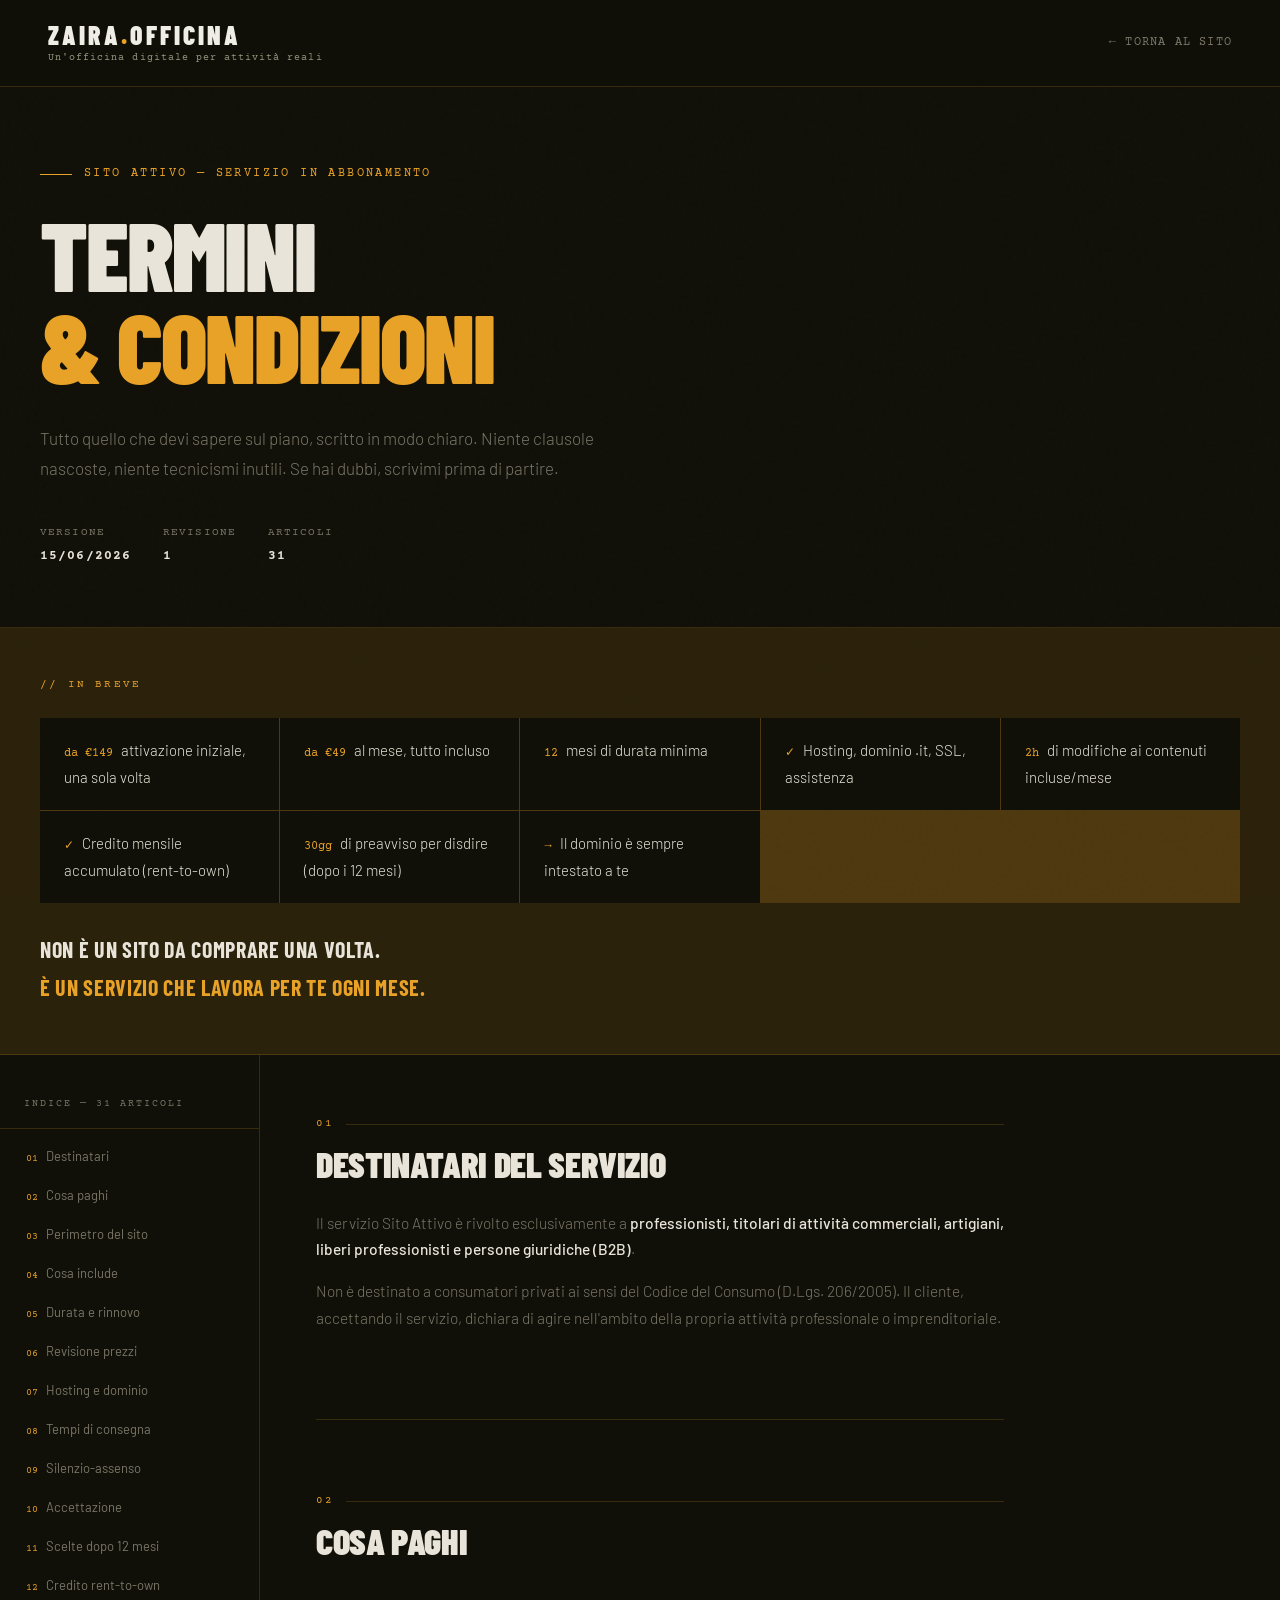
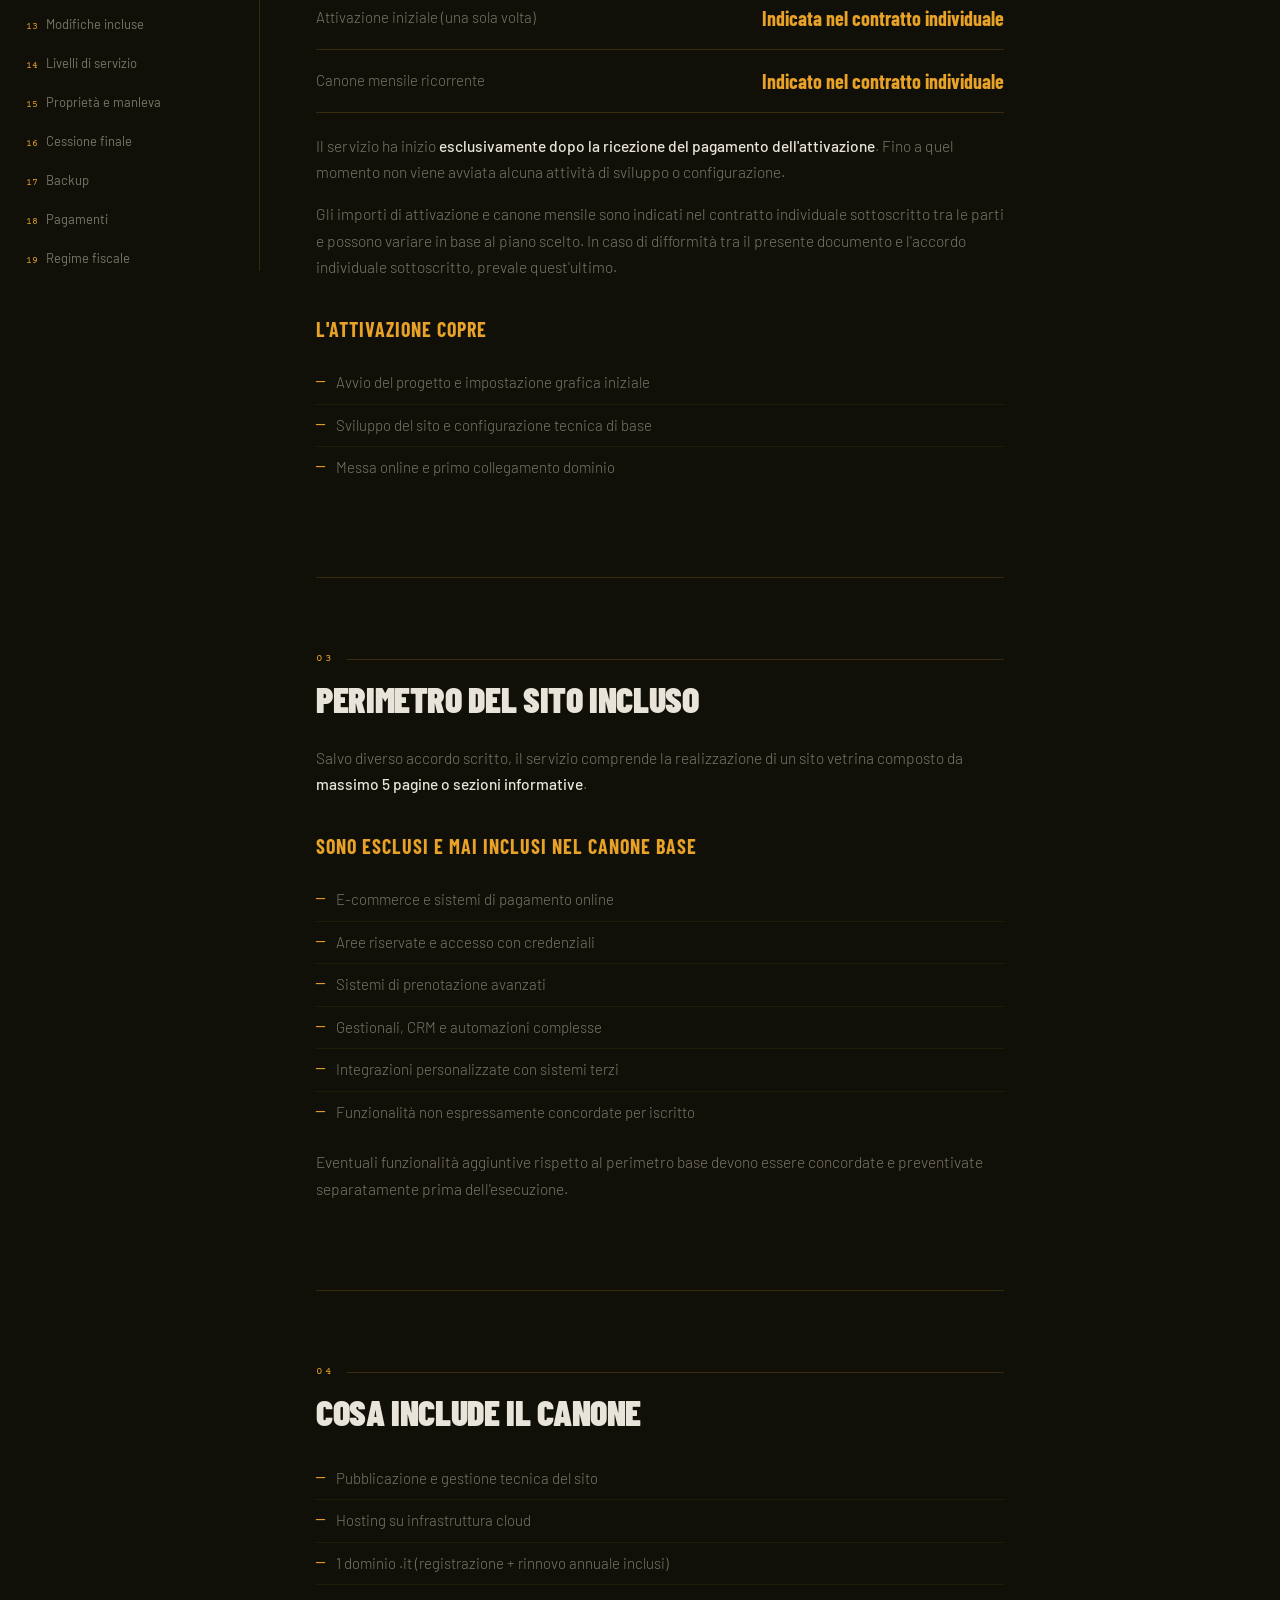
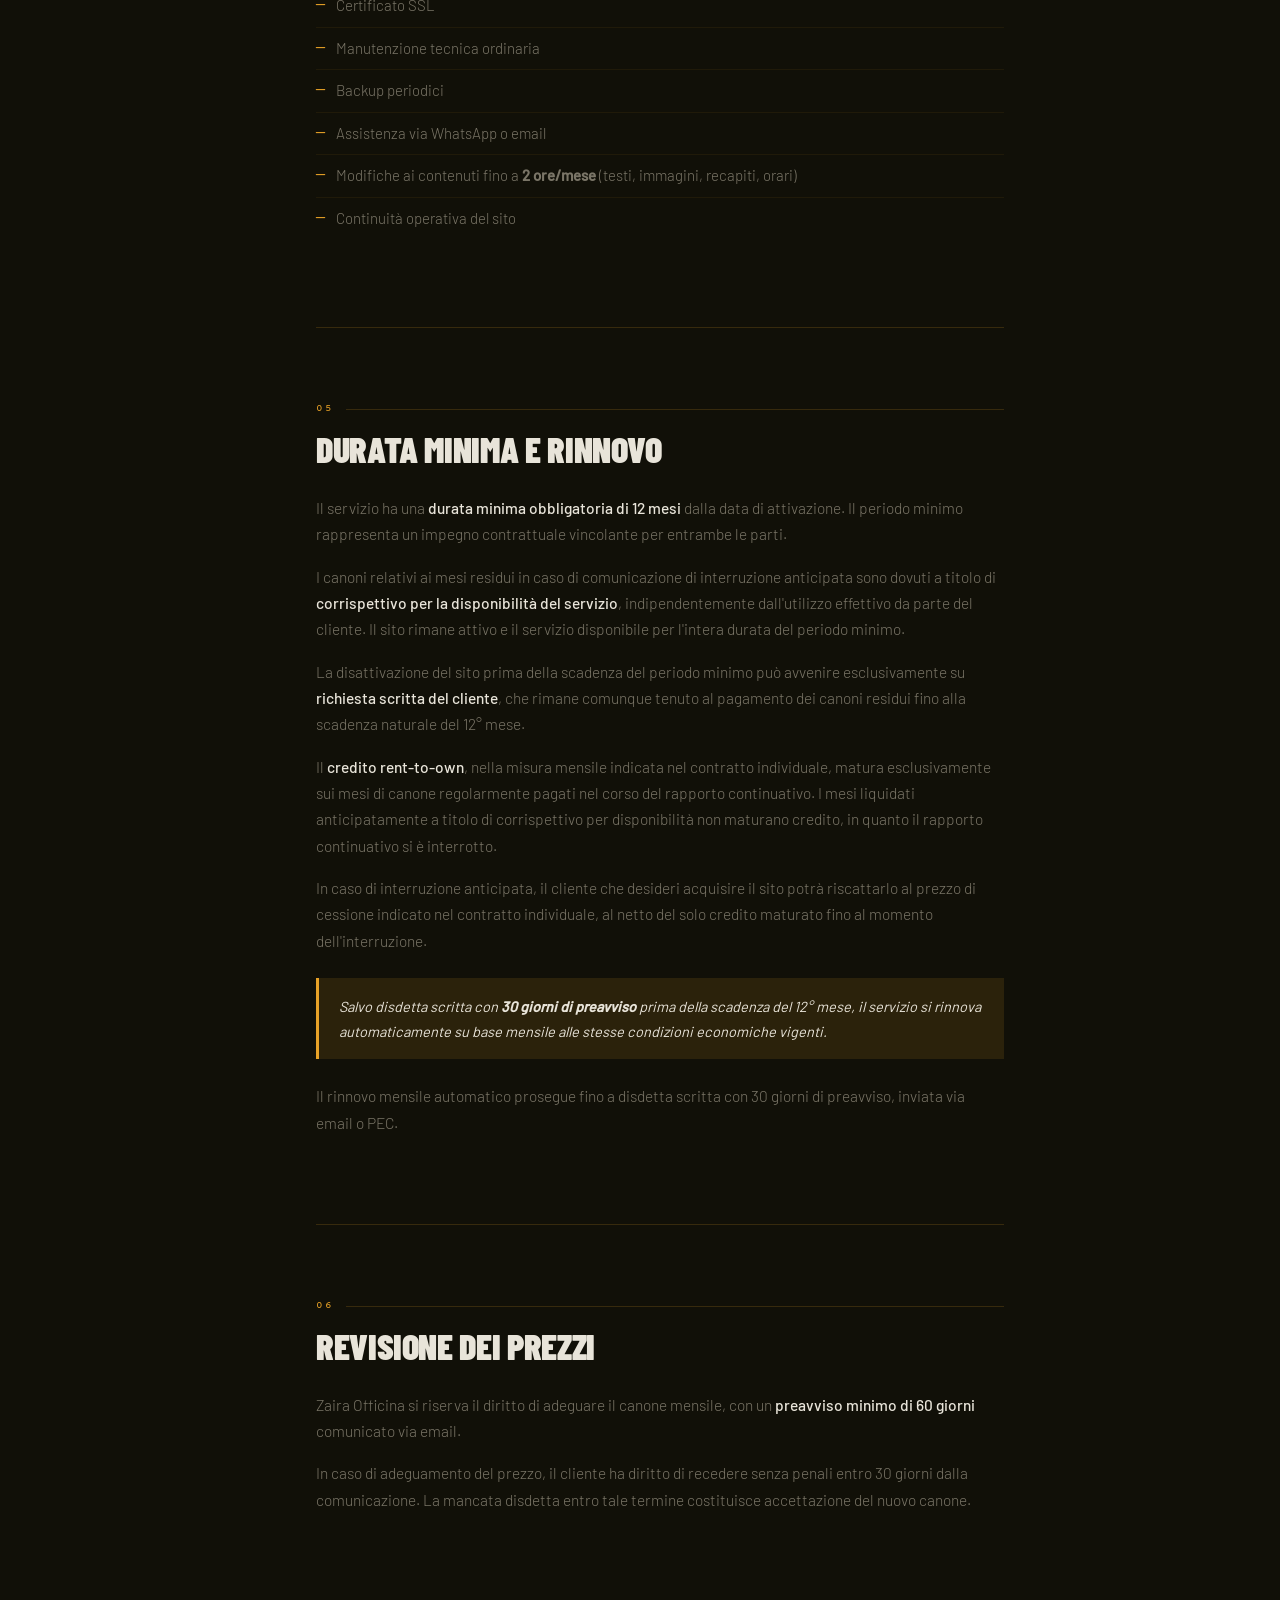
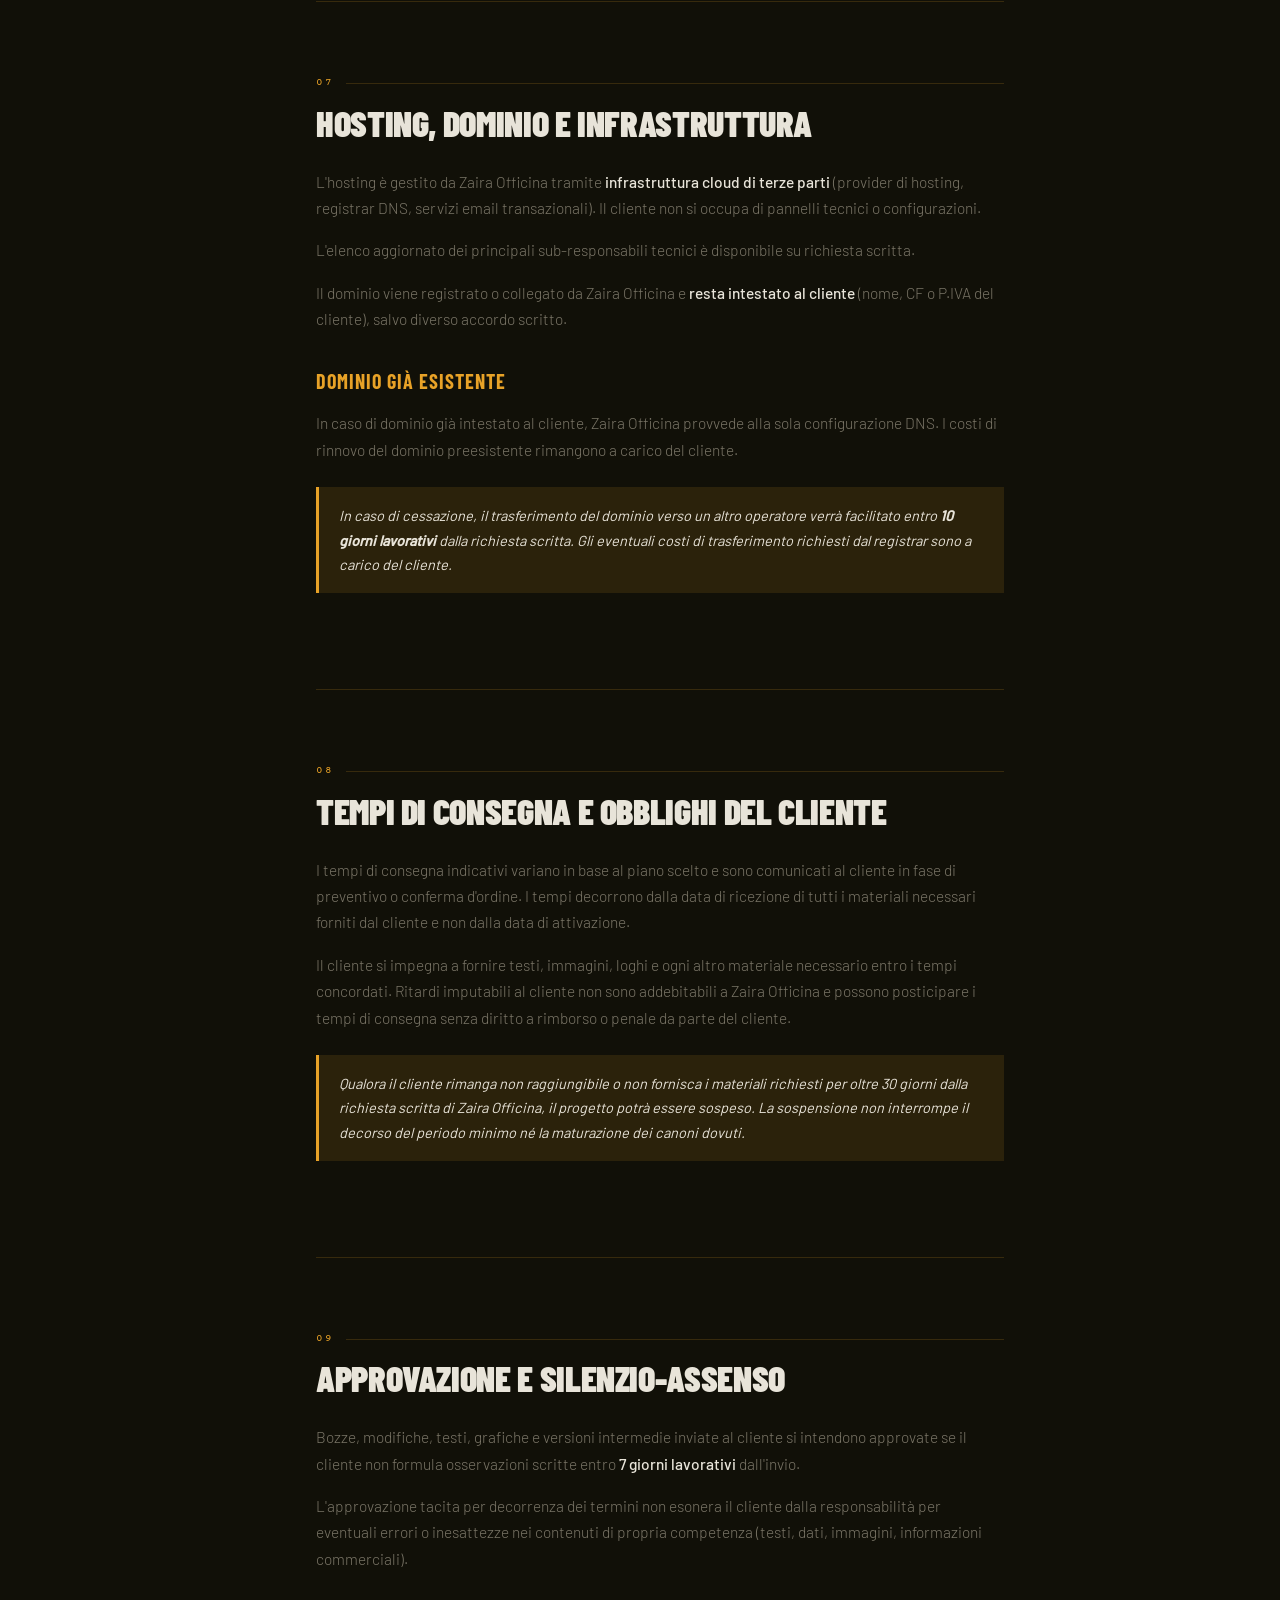
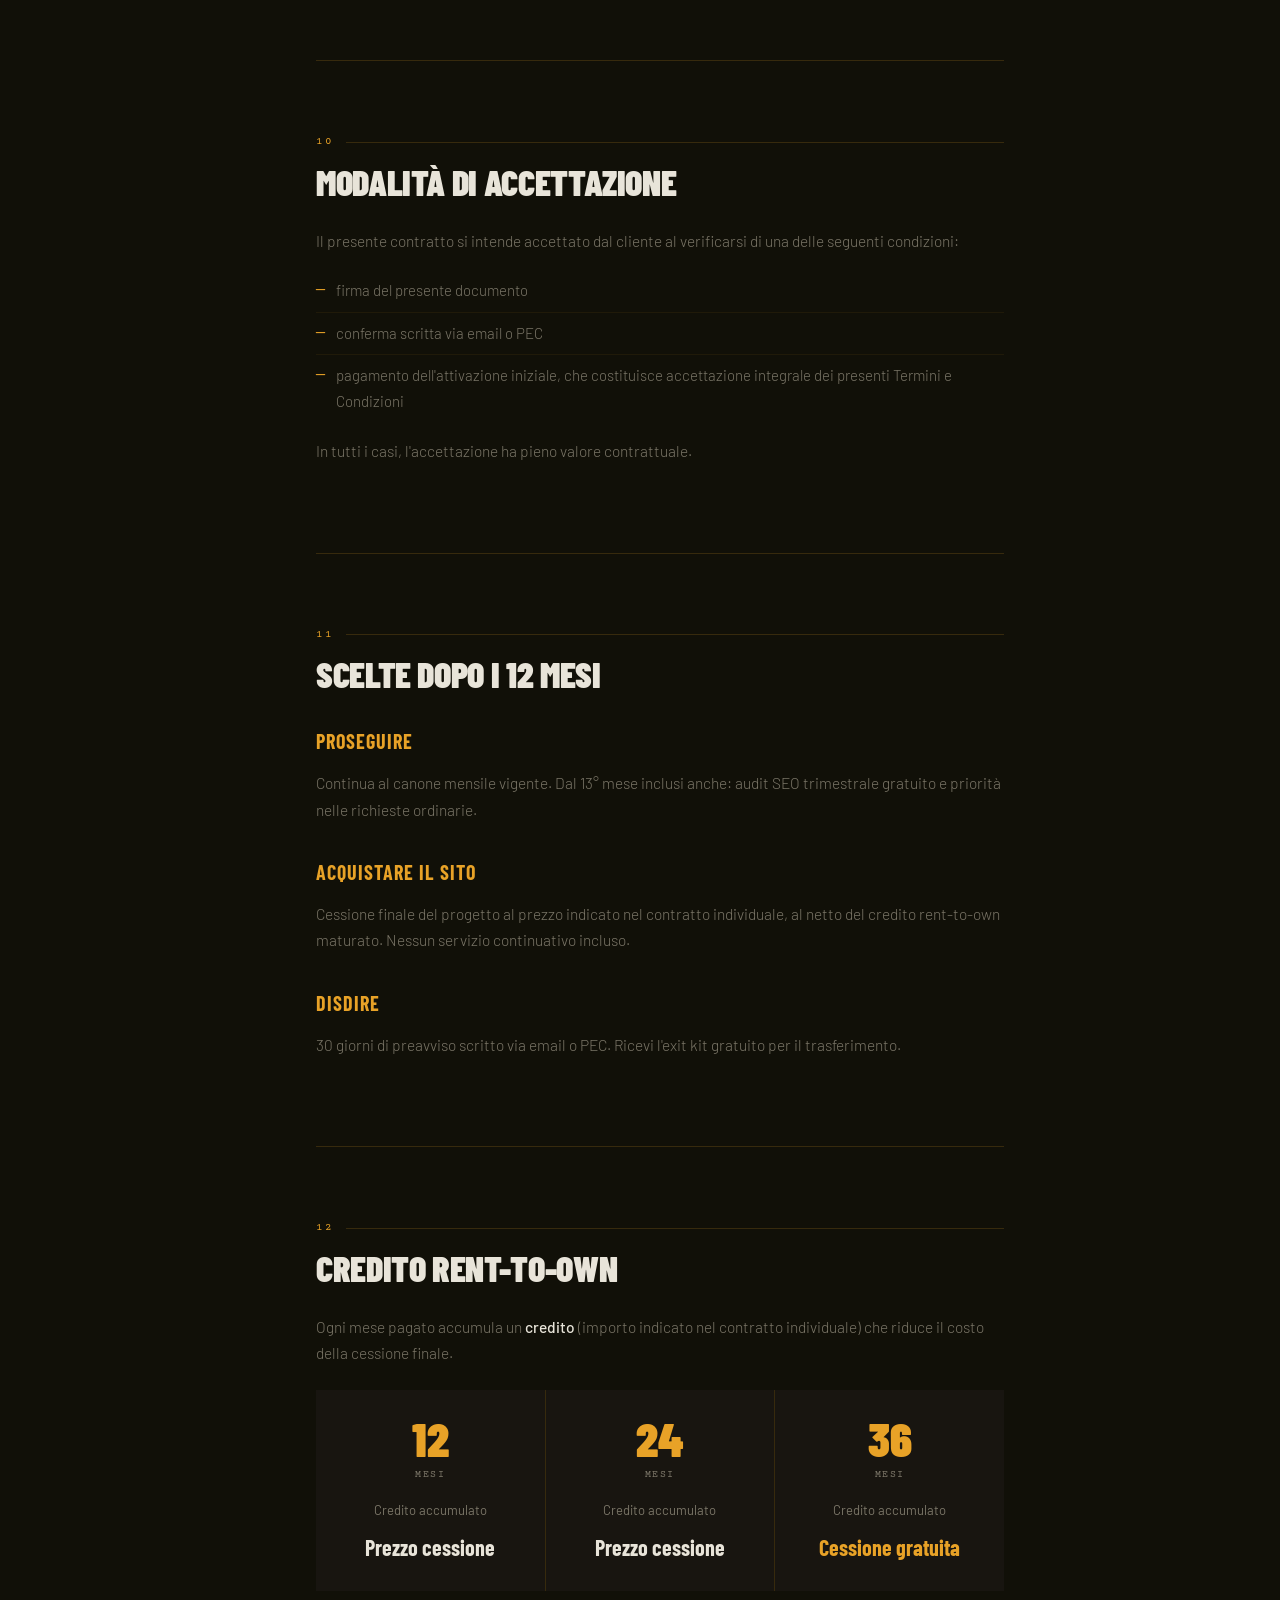
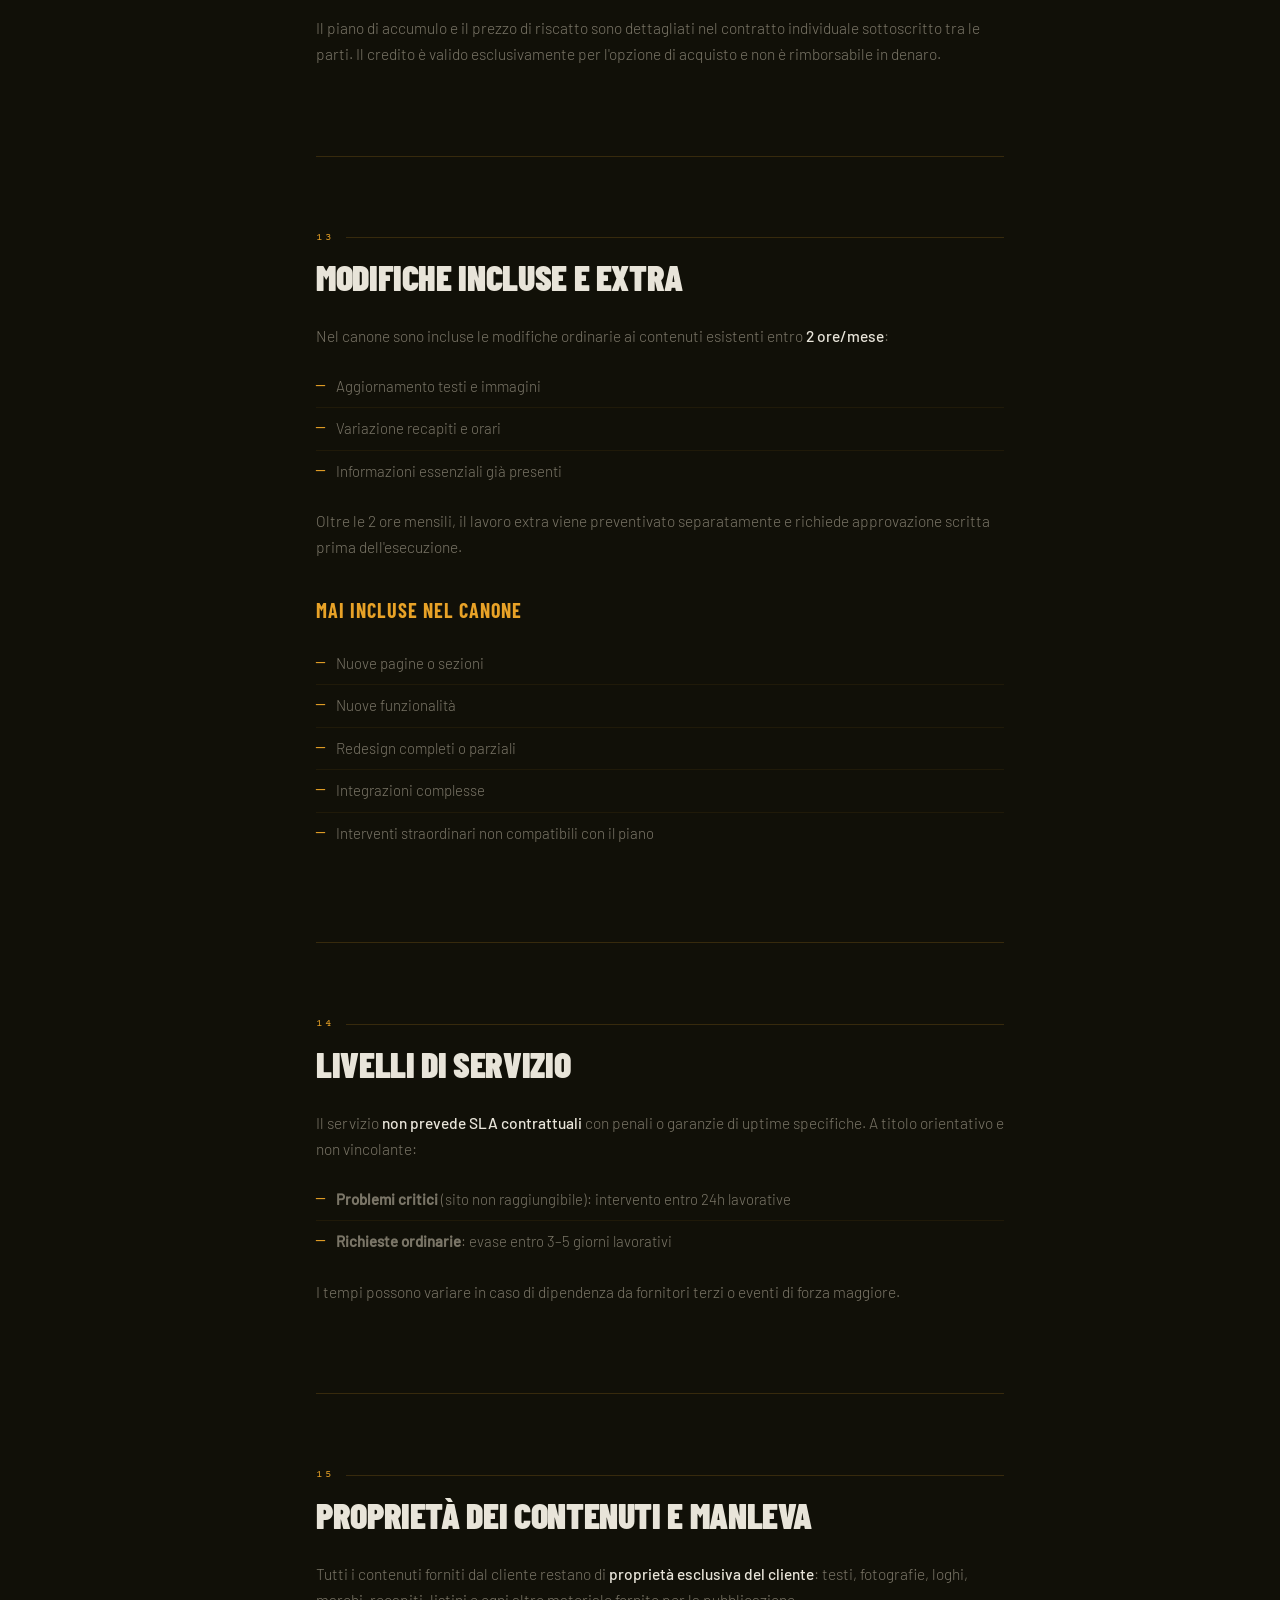
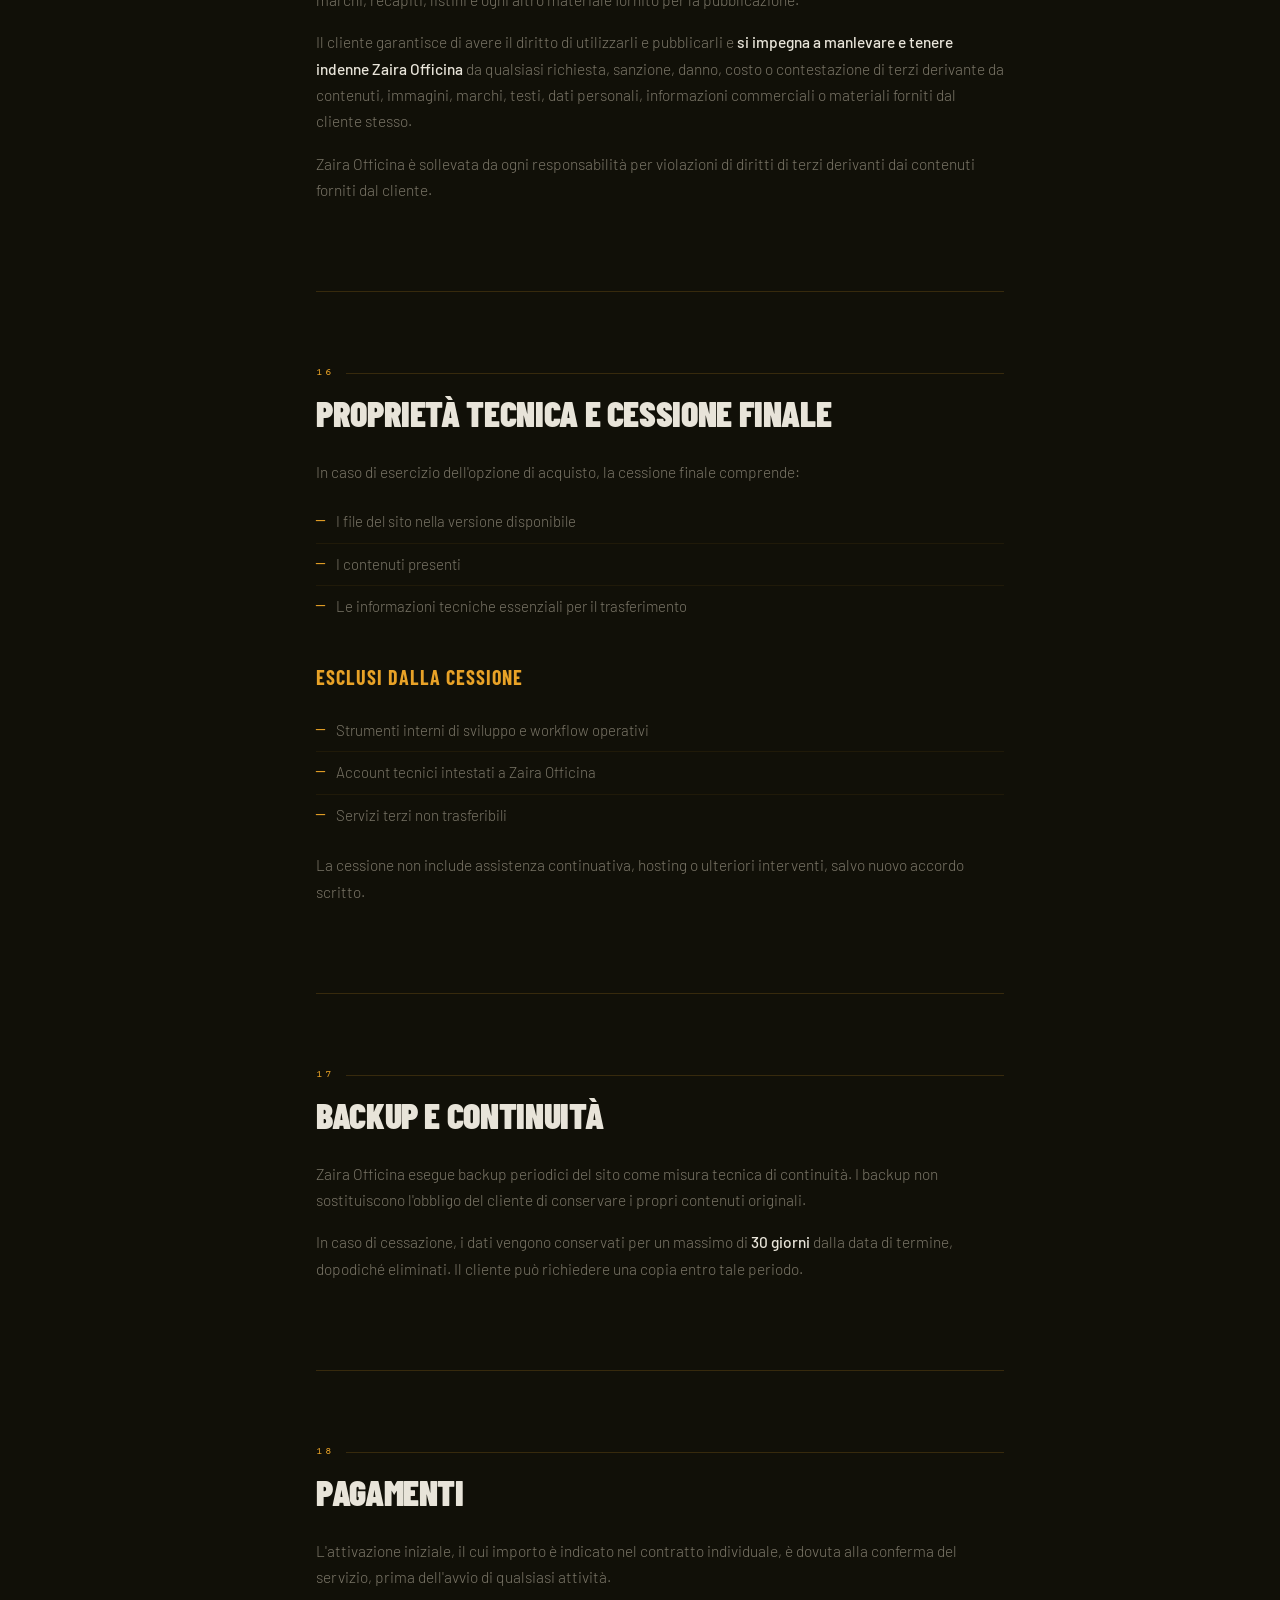
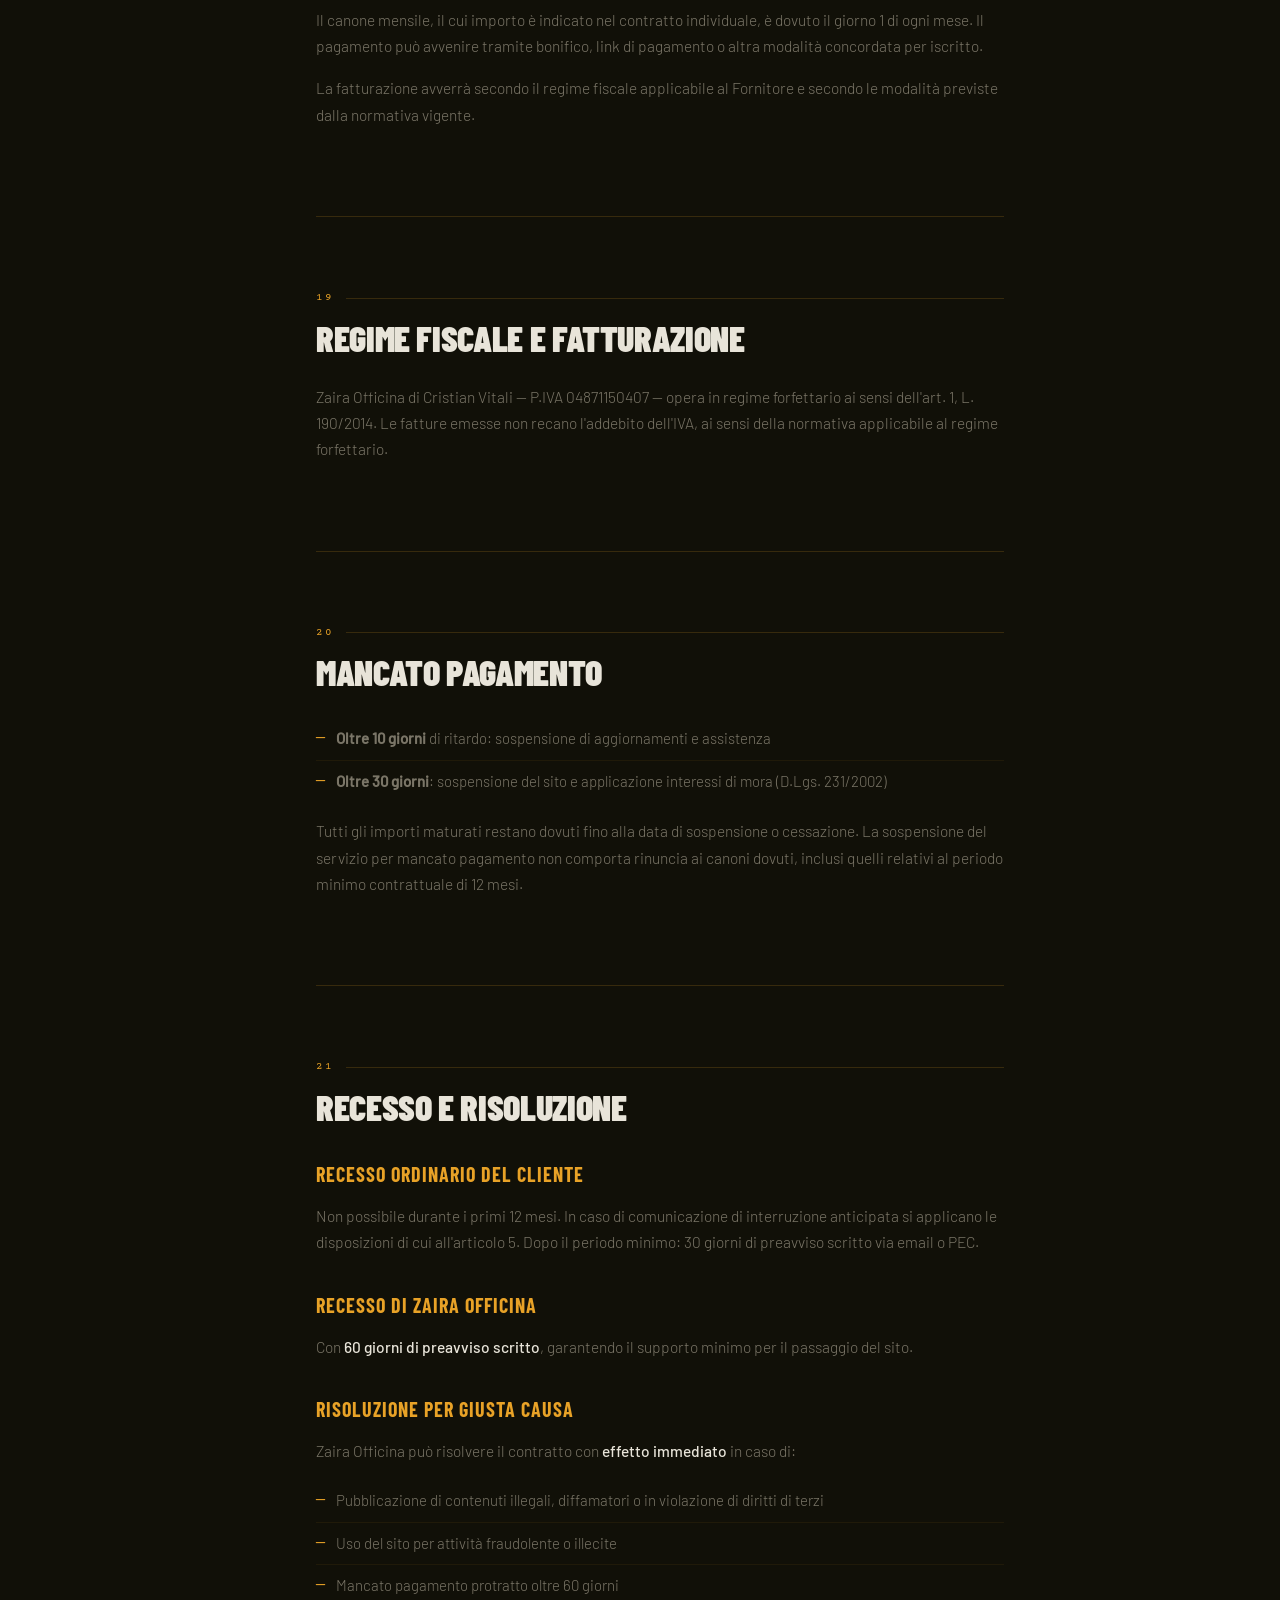
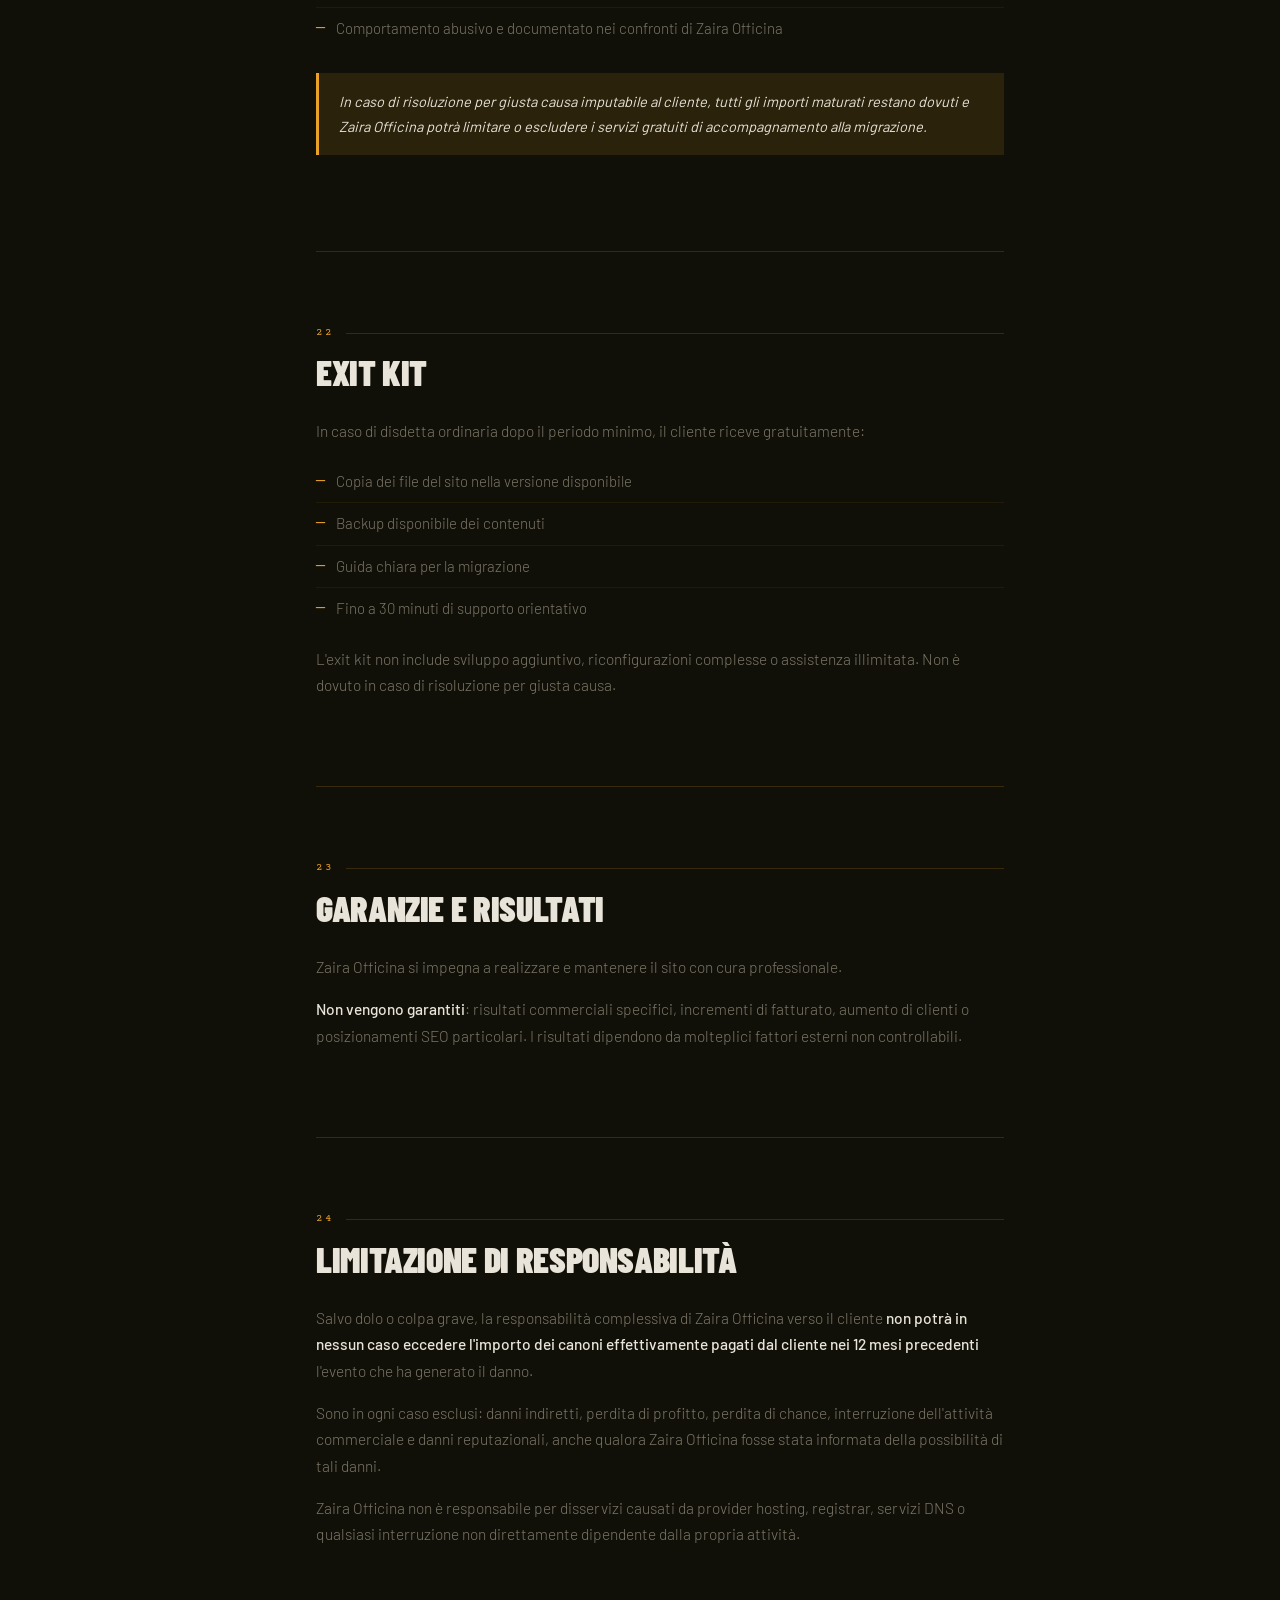
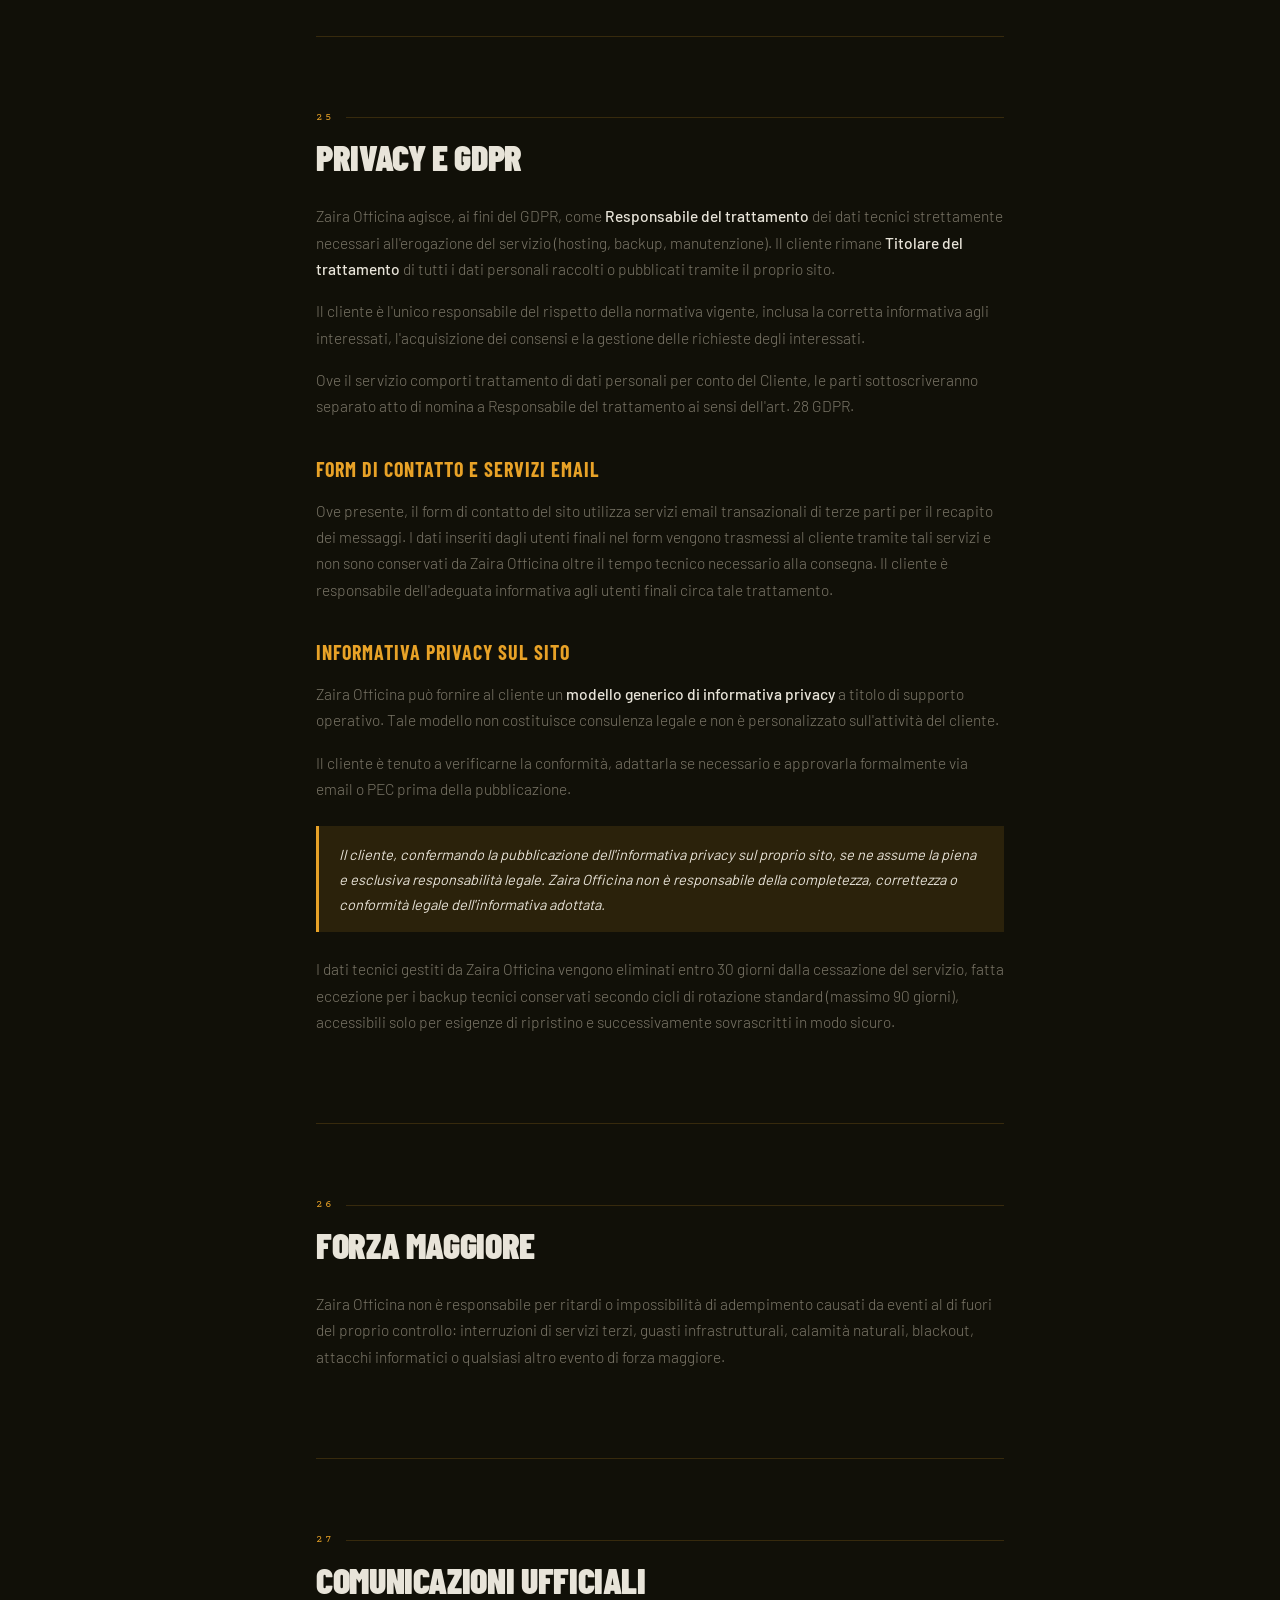
<file: pages/sito-attivo-termini.html>
<!DOCTYPE html>
<html lang="it">

<head>
    <meta charset="UTF-8">
    <meta name="viewport" content="width=device-width, initial-scale=1.0, viewport-fit=cover">
    <title>Termini e Condizioni — Sito Attivo | Zaira Officina</title>
    <meta name="description" content="Termini e condizioni del servizio Sito Attivo di Zaira Officina. Tutto quello che devi sapere, scritto in modo chiaro.">
    <link rel="canonical" href="https://zairaofficina.it/pages/sito-attivo-termini.html">
    <meta name="robots" content="noindex, follow">
    <link rel="icon" type="image/x-icon" href="../img/favicon.ico">
    <link rel="icon" type="image/svg+xml" href="../img/favicon.svg">
    <link rel="icon" type="image/png" sizes="32x32" href="../img/favicon-32.png">
    <link rel="icon" type="image/png" sizes="16x16" href="../img/favicon-16.png">
    <link rel="stylesheet" href="../css/main.min.css">
    <style>
         :root {
            --bg: #111008;
            --bg2: #181510;
            --accent: #e8a227;
            --accent-dim: rgba(232, 162, 39, 0.12);
            --text: #e8e4d9;
            --muted: #7a7567;
            --border: rgba(232, 162, 39, 0.18);
            --gap: 1px;
        }
        
        *,
        *::before,
        *::after {
            box-sizing: border-box;
            margin: 0;
            padding: 0;
        }
        
        html {
            scroll-behavior: smooth;
        }
        
        body {
            background: var(--bg);
            color: var(--text);
            font-family: 'Barlow', sans-serif;
            font-weight: 400;
            font-size: 16px;
            line-height: 1.7;
            overflow-x: hidden;
            padding-top: 84px;
        }
        
        body::before {
            content: '';
            position: fixed;
            inset: 0;
            background-image: url("data:image/svg+xml,%3Csvg viewBox='0 0 256 256' xmlns='http://www.w3.org/2000/svg'%3E%3Cfilter id='noise'%3E%3CfeTurbulence type='fractalNoise' baseFrequency='0.9' numOctaves='4' stitchTiles='stitch'/%3E%3C/filter%3E%3Crect width='100%25' height='100%25' filter='url(%23noise)' opacity='0.04'/%3E%3C/svg%3E");
            pointer-events: none;
            z-index: 0;
            opacity: 0.4;
        }
        
        .marquee-strip {
            background: var(--accent);
            color: var(--bg);
            font-family: 'Barlow Condensed', sans-serif;
            font-weight: 900;
            font-size: 13px;
            letter-spacing: 0.15em;
            text-transform: uppercase;
            padding: 8px 0;
            overflow: hidden;
            white-space: nowrap;
            position: relative;
            z-index: 10;
        }
        
        .marquee-inner {
            display: inline-block;
            animation: marquee 24s linear infinite;
        }
        
        .marquee-inner span {
            margin: 0 40px;
        }
        
        @keyframes marquee {
            0% { transform: translateX(0); }
            100% { transform: translateX(-50%); }
        }
        
        header {
            position: relative;
            z-index: 10;
            border-bottom: var(--gap) solid var(--border);
            padding: 20px 40px;
            display: flex;
            align-items: center;
            justify-content: space-between;
        }
        
        .logo {
            font-family: 'Barlow Condensed', sans-serif;
            font-weight: 900;
            font-size: 22px;
            letter-spacing: 0.08em;
            text-transform: uppercase;
            text-decoration: none;
            color: var(--text);
        }
        
        .logo span {
            color: var(--accent);
        }
        
        .header-badge {
            font-family: 'Courier Prime', monospace;
            font-size: 11px;
            color: var(--muted);
            letter-spacing: 0.1em;
            text-transform: uppercase;
        }
        
        .hero {
            display: block !important;
            min-height: auto !important;
            grid-template-columns: unset;
            position: relative;
            z-index: 5;
            padding: 80px 40px 60px;
            border-bottom: var(--gap) solid var(--border);
        }
        
        .hero-label {
            font-family: 'Courier Prime', monospace;
            font-size: 12px;
            color: var(--accent);
            letter-spacing: 0.2em;
            text-transform: uppercase;
            margin-bottom: 24px;
            display: flex;
            align-items: center;
            gap: 12px;
        }
        
        .hero-label::before {
            content: '';
            display: block;
            width: 32px;
            height: 1px;
            background: var(--accent);
        }
        
        .hero h1 {
            font-family: 'Barlow Condensed', sans-serif;
            font-weight: 900;
            font-size: clamp(52px, 8vw, 96px);
            line-height: 0.95;
            text-transform: uppercase;
            letter-spacing: -0.02em;
            margin-bottom: 32px;
        }
        
        .hero h1 em {
            font-style: normal;
            color: var(--accent);
            display: block;
        }
        
        .hero-intro {
            max-width: 560px;
            font-weight: 300;
            font-size: 17px;
            color: var(--muted);
            line-height: 1.8;
            margin-bottom: 40px;
        }
        
        .hero-meta {
            display: flex;
            gap: 32px;
            flex-wrap: wrap;
        }
        
        .meta-item {
            font-family: 'Courier Prime', monospace;
            font-size: 11px;
            color: var(--muted);
            letter-spacing: 0.1em;
            text-transform: uppercase;
        }
        
        .meta-item strong {
            display: block;
            color: var(--text);
            font-size: 13px;
            margin-top: 2px;
        }
        
        .inbreve {
            position: relative;
            z-index: 5;
            margin: 0;
            padding: 48px 40px;
            border-bottom: var(--gap) solid var(--border);
            background: var(--accent-dim);
        }
        
        .inbreve-label {
            font-family: 'Courier Prime', monospace;
            font-size: 11px;
            color: var(--accent);
            letter-spacing: 0.2em;
            text-transform: uppercase;
            margin-bottom: 24px;
        }
        
        .inbreve-grid {
            display: grid;
            grid-template-columns: repeat(auto-fit, minmax(220px, 1fr));
            gap: var(--gap);
            background: var(--border);
        }
        
        .inbreve-item {
            background: var(--bg);
            padding: 20px 24px;
            font-size: 15px;
            font-weight: 300;
            position: relative;
            overflow: hidden;
        }
        
        .inbreve-item::before {
            content: '';
            position: absolute;
            left: 0;
            top: 0;
            bottom: 0;
            width: 3px;
            background: var(--accent);
            transform: scaleY(0);
            transform-origin: bottom;
            transition: transform 0.25s ease;
        }
        
        .inbreve-item:hover::before {
            transform: scaleY(1);
        }
        
        .inbreve-item .check {
            color: var(--accent);
            font-family: 'Courier Prime', monospace;
            font-size: 12px;
            margin-right: 8px;
        }
        
        .page-layout {
            position: relative;
            z-index: 5;
            display: grid;
            grid-template-columns: 260px 1fr;
            min-height: 100vh;
            border-bottom: var(--gap) solid var(--border);
        }
        
        .sidebar {
            border-right: var(--gap) solid var(--border);
            padding: 40px 0;
            position: sticky;
            top: 84px;
            height: calc(100vh - 84px);
            overflow-y: auto;
            scrollbar-width: none;
        }
        
        .sidebar::-webkit-scrollbar {
            display: none;
        }
        
        .sidebar-title {
            font-family: 'Courier Prime', monospace;
            font-size: 10px;
            color: var(--muted);
            letter-spacing: 0.2em;
            text-transform: uppercase;
            padding: 0 24px 16px;
            border-bottom: var(--gap) solid var(--border);
            margin-bottom: 8px;
        }
        
        .nav-item {
            display: block;
            padding: 10px 24px;
            font-size: 13px;
            font-weight: 400;
            color: var(--muted);
            text-decoration: none;
            border-left: 2px solid transparent;
            transition: all 0.2s;
            line-height: 1.4;
        }
        
        .nav-item:hover,
        .nav-item.active {
            color: var(--text);
            border-left-color: var(--accent);
            background: var(--accent-dim);
        }
        
        .nav-item .num {
            font-family: 'Courier Prime', monospace;
            font-size: 10px;
            color: var(--accent);
            margin-right: 8px;
        }
        
        .content {
            padding: 60px 56px;
            max-width: 800px;
        }
        
        .section {
            margin-bottom: 72px;
            padding-bottom: 72px;
            border-bottom: var(--gap) solid var(--border);
        }
        
        .section:last-child {
            border-bottom: none;
        }
        
        .section-num {
            font-family: 'Courier Prime', monospace;
            font-size: 11px;
            color: var(--accent);
            letter-spacing: 0.2em;
            text-transform: uppercase;
            margin-bottom: 12px;
            display: flex;
            align-items: center;
            gap: 12px;
        }
        
        .section-num::after {
            content: '';
            flex: 1;
            height: 1px;
            background: var(--border);
        }
        
        .section h2 {
            font-family: 'Barlow Condensed', sans-serif;
            font-weight: 900;
            font-size: 36px;
            text-transform: uppercase;
            letter-spacing: -0.01em;
            line-height: 1;
            margin-bottom: 28px;
            color: var(--text);
        }
        
        .section h3 {
            font-family: 'Barlow Condensed', sans-serif;
            font-weight: 700;
            font-size: 20px;
            text-transform: uppercase;
            letter-spacing: 0.05em;
            color: var(--accent);
            margin: 32px 0 12px;
        }
        
        .section p {
            color: var(--muted);
            font-weight: 300;
            margin-bottom: 16px;
            font-size: 15.5px;
        }
        
        .section p strong {
            color: var(--text);
            font-weight: 500;
        }
        
        .section ul {
            list-style: none;
            margin: 16px 0;
        }
        
        .section ul li {
            padding: 8px 0 8px 20px;
            position: relative;
            color: var(--muted);
            font-weight: 300;
            font-size: 15px;
            border-bottom: var(--gap) solid rgba(232, 162, 39, 0.07);
        }
        
        .section ul li:last-child {
            border-bottom: none;
        }
        
        .section ul li::before {
            content: '—';
            position: absolute;
            left: 0;
            color: var(--accent);
            font-family: 'Courier Prime', monospace;
        }
        
        .highlight {
            border-left: 3px solid var(--accent);
            padding: 16px 20px;
            background: var(--accent-dim);
            margin: 24px 0;
            font-size: 14.5px;
            color: var(--text);
            font-style: italic;
            line-height: 1.7;
        }
        
        .rto-grid {
            display: grid;
            grid-template-columns: repeat(3, 1fr);
            gap: var(--gap);
            background: var(--border);
            margin: 24px 0;
        }
        
        .rto-card {
            background: var(--bg2);
            padding: 24px 20px;
            text-align: center;
            position: relative;
            overflow: hidden;
            transition: background 0.2s;
        }
        
        .rto-card:hover {
            background: var(--accent-dim);
        }
        
        .rto-mesi {
            font-family: 'Barlow Condensed', sans-serif;
            font-weight: 900;
            font-size: 48px;
            color: var(--accent);
            line-height: 1;
            margin-bottom: 4px;
        }
        
        .rto-label {
            font-family: 'Courier Prime', monospace;
            font-size: 10px;
            color: var(--muted);
            text-transform: uppercase;
            letter-spacing: 0.15em;
            margin-bottom: 16px;
        }
        
        .rto-credito {
            font-size: 13px;
            color: var(--muted);
            margin-bottom: 8px;
        }
        
        .rto-prezzo {
            font-family: 'Barlow Condensed', sans-serif;
            font-weight: 700;
            font-size: 22px;
            color: var(--text);
        }
        
        .rto-prezzo.free {
            color: var(--accent);
        }
        
        .pricing-row {
            display: grid;
            grid-template-columns: 1fr auto;
            align-items: center;
            padding: 14px 0;
            border-bottom: var(--gap) solid var(--border);
            gap: 16px;
        }
        
        .pricing-row:last-child {
            border-bottom: none;
        }
        
        .pricing-label {
            font-size: 15px;
            color: var(--muted);
            font-weight: 300;
        }
        
        .pricing-val {
            font-family: 'Barlow Condensed', sans-serif;
            font-weight: 700;
            font-size: 20px;
            color: var(--accent);
            white-space: nowrap;
        }
        
        .faq-section {
            position: relative;
            z-index: 5;
            padding: 80px 40px;
            border-top: var(--gap) solid var(--border);
            background: var(--bg2);
        }
        
        .faq-label {
            font-family: 'Courier Prime', monospace;
            font-size: 11px;
            color: var(--accent);
            letter-spacing: 0.2em;
            text-transform: uppercase;
            margin-bottom: 16px;
        }
        
        .faq-title {
            font-family: 'Barlow Condensed', sans-serif;
            font-weight: 900;
            font-size: clamp(36px, 5vw, 64px);
            text-transform: uppercase;
            line-height: 1;
            margin-bottom: 56px;
        }
        
        .faq-grid {
            display: grid;
            grid-template-columns: repeat(auto-fit, minmax(340px, 1fr));
            gap: var(--gap);
            background: var(--border);
        }
        
        .faq-item {
            background: var(--bg);
            padding: 32px 28px;
            cursor: pointer;
            transition: background 0.2s;
            position: relative;
        }
        
        .faq-item:hover {
            background: var(--accent-dim);
        }
        
        .faq-q {
            font-family: 'Barlow Condensed', sans-serif;
            font-weight: 700;
            font-size: 18px;
            text-transform: uppercase;
            letter-spacing: 0.03em;
            color: var(--text);
            margin-bottom: 12px;
            padding-right: 32px;
            line-height: 1.2;
        }
        
        .faq-icon {
            position: absolute;
            top: 32px;
            right: 28px;
            color: var(--accent);
            font-family: 'Courier Prime', monospace;
            font-size: 18px;
            transition: transform 0.2s;
        }
        
        .faq-item.open .faq-icon {
            transform: rotate(45deg);
        }
        
        .faq-a {
            font-size: 14.5px;
            color: var(--muted);
            font-weight: 300;
            line-height: 1.75;
            display: none;
            margin-top: 8px;
            border-top: var(--gap) solid var(--border);
            padding-top: 16px;
        }
        
        .faq-item.open .faq-a {
            display: block;
        }
        
        .cta-section {
            position: relative;
            z-index: 5;
            padding: 80px 40px;
            border-top: var(--gap) solid var(--border);
            display: grid;
            grid-template-columns: 1fr auto;
            align-items: center;
            gap: 40px;
        }
        
        .cta-text h2 {
            font-family: 'Barlow Condensed', sans-serif;
            font-weight: 900;
            font-size: clamp(32px, 4vw, 52px);
            text-transform: uppercase;
            line-height: 1;
            margin-bottom: 12px;
        }
        
        .cta-text p {
            color: var(--muted);
            font-weight: 300;
            font-size: 15px;
        }
        
        .btn {
            display: inline-block;
            font-family: 'Barlow Condensed', sans-serif;
            font-weight: 900;
            font-size: 16px;
            letter-spacing: 0.1em;
            text-transform: uppercase;
            padding: 16px 36px;
            text-decoration: none;
            background: var(--accent);
            color: var(--bg);
            border: none;
            cursor: pointer;
            transition: all 0.2s;
            white-space: nowrap;
        }
        
        .btn:hover {
            background: var(--text);
            color: var(--bg);
        }
        
        .btn-ghost {
            background: transparent;
            color: var(--accent);
            border: 1px solid var(--accent);
            margin-left: 12px;
        }
        
        .btn-ghost:hover {
            background: var(--accent);
            color: var(--bg);
        }
        
        footer {
            position: relative;
            z-index: 5;
            border-top: var(--gap) solid var(--border);
            padding: 32px 40px;
            display: flex;
            justify-content: space-between;
            align-items: center;
            flex-wrap: wrap;
            gap: 16px;
        }
        
        .footer-brand {
            font-family: 'Barlow Condensed', sans-serif;
            font-weight: 900;
            font-size: 16px;
            letter-spacing: 0.08em;
            text-transform: uppercase;
            color: var(--text);
        }
        
        .footer-brand span {
            color: var(--accent);
        }
        
        .footer-info {
            font-family: 'Courier Prime', monospace;
            font-size: 11px;
            color: var(--muted);
            letter-spacing: 0.08em;
            text-align: right;
        }
        
        .scroll-progress {
            position: fixed;
            top: 0;
            left: 0;
            height: 2px;
            background: var(--accent);
            z-index: 100;
            width: 0%;
            transition: width 0.1s;
        }
        
        .back-top {
            position: fixed;
            bottom: 32px;
            right: 32px;
            width: 44px;
            height: 44px;
            background: var(--accent);
            color: var(--bg);
            border: none;
            cursor: pointer;
            font-family: 'Courier Prime', monospace;
            font-size: 18px;
            display: none;
            align-items: center;
            justify-content: center;
            z-index: 50;
            transition: background 0.2s;
        }
        
        .back-top:hover {
            background: var(--text);
        }
        
        .back-top.visible {
            display: flex;
        }
        
        /* FIRMA */
        .firma-section {
            position: relative;
            z-index: 5;
            padding: 72px 40px;
            border-top: var(--gap) solid var(--border);
            background: var(--bg2);
        }

        .firma-label {
            font-family: 'Courier Prime', monospace;
            font-size: 11px;
            color: var(--accent);
            letter-spacing: 0.2em;
            text-transform: uppercase;
            margin-bottom: 16px;
        }

        .firma-intro {
            color: var(--muted);
            font-weight: 300;
            font-size: 15px;
            margin-bottom: 40px;
            max-width: 600px;
        }

        .firma-grid {
            display: grid;
            grid-template-columns: 1fr 1fr;
            gap: 40px;
            margin-bottom: 56px;
        }

        .firma-field-label {
            font-family: 'Courier Prime', monospace;
            font-size: 10px;
            color: var(--muted);
            letter-spacing: 0.15em;
            text-transform: uppercase;
            margin-bottom: 12px;
        }

        .firma-line {
            font-size: 14px;
            color: var(--text);
            font-weight: 300;
            border-bottom: var(--gap) solid var(--border);
            padding-bottom: 8px;
        }

        .firma-1341 {
            border: var(--gap) solid var(--border);
            border-left: 3px solid var(--accent);
            padding: 32px 28px;
            background: var(--bg);
        }

        .firma-1341-title {
            font-family: 'Barlow Condensed', sans-serif;
            font-weight: 700;
            font-size: 18px;
            text-transform: uppercase;
            letter-spacing: 0.05em;
            color: var(--accent);
            margin-bottom: 16px;
        }

        .firma-1341-intro {
            color: var(--muted);
            font-weight: 300;
            font-size: 14px;
            line-height: 1.7;
            margin-bottom: 20px;
        }

        .firma-clausole {
            list-style: none;
            margin: 0 0 16px;
        }

        .firma-clausole li {
            padding: 7px 0 7px 20px;
            position: relative;
            color: var(--muted);
            font-weight: 300;
            font-size: 14px;
            border-bottom: var(--gap) solid rgba(232, 162, 39, 0.07);
            line-height: 1.5;
        }

        .firma-clausole li:last-child {
            border-bottom: none;
        }

        .firma-clausole li::before {
            content: '—';
            position: absolute;
            left: 0;
            color: var(--accent);
            font-family: 'Courier Prime', monospace;
        }

        .firma-clausole li strong {
            color: var(--text);
            font-weight: 500;
        }

        @media (max-width: 900px) {
            .page-layout { grid-template-columns: 1fr; }
            .sidebar { display: none; }
            .content { padding: 40px 24px; }
            header { padding: 16px 24px; }
            .hero { padding: 56px 24px 40px; }
            .inbreve { padding: 40px 24px; }
            .rto-grid { grid-template-columns: 1fr; }
            .faq-section { padding: 56px 24px; }
            .faq-grid { grid-template-columns: 1fr; }
            .cta-section { grid-template-columns: 1fr; padding: 56px 24px; }
            footer { padding: 24px; flex-direction: column; text-align: center; }
            .footer-info { text-align: center; }
            .hero-meta { gap: 20px; }
            .firma-section { padding: 48px 24px; }
            .firma-grid { grid-template-columns: 1fr; gap: 24px; }
        }
    </style>
</head>

<body>

    <div class="scroll-progress" id="progress"></div>

    <nav>
        <a href="../index.html" class="nav-logo">
            <span class="logo-name">Zaira<span>.</span>Officina</span>
            <span class="logo-tag">Un'officina digitale per attività reali</span>
        </a>
        <a href="../index.html" class="nav-back">← Torna al sito</a>
    </nav>

    <div class="hero">
        <div class="hero-label">Sito Attivo — Servizio in abbonamento</div>
        <h1>Termini<br><em>&amp; condizioni</em></h1>
        <p class="hero-intro">
            Tutto quello che devi sapere sul piano, scritto in modo chiaro. Niente clausole nascoste, niente tecnicismi inutili. Se hai dubbi, scrivimi prima di partire.
        </p>
        <div class="hero-meta">
            <div class="meta-item">Versione<strong>15/06/2026</strong></div>
            <div class="meta-item">Revisione<strong>1</strong></div>
            <div class="meta-item">Articoli<strong>31</strong></div>
        </div>
    </div>

    <div class="inbreve">
        <div class="inbreve-label">// in breve</div>
        <div class="inbreve-grid">
            <div class="inbreve-item"><span class="check">da €149</span>attivazione iniziale, una sola volta</div>
            <div class="inbreve-item"><span class="check">da €49</span>al mese, tutto incluso</div>
            <div class="inbreve-item"><span class="check">12</span>mesi di durata minima</div>
            <div class="inbreve-item"><span class="check">✓</span>Hosting, dominio .it, SSL, assistenza</div>
            <div class="inbreve-item"><span class="check">2h</span>di modifiche ai contenuti incluse/mese</div>
            <div class="inbreve-item"><span class="check">✓</span>Credito mensile accumulato (rent-to-own)</div>
            <div class="inbreve-item"><span class="check">30gg</span>di preavviso per disdire (dopo i 12 mesi)</div>
            <div class="inbreve-item"><span class="check">→</span>Il dominio è sempre intestato a te</div>
        </div>
        <p style="margin-top:28px; font-family:'Barlow Condensed',sans-serif; font-weight:700; font-size:22px; text-transform:uppercase; letter-spacing:0.03em; color:var(--text);">
            Non è un sito da comprare una volta.<br>
            <span style="color:var(--accent);">È un servizio che lavora per te ogni mese.</span>
        </p>
    </div>

    <div class="page-layout">

        <aside class="sidebar">
            <div class="sidebar-title">Indice — 31 articoli</div>
            <a href="#s1"  class="nav-item"><span class="num">01</span>Destinatari</a>
            <a href="#s2"  class="nav-item"><span class="num">02</span>Cosa paghi</a>
            <a href="#s3"  class="nav-item"><span class="num">03</span>Perimetro del sito</a>
            <a href="#s4"  class="nav-item"><span class="num">04</span>Cosa include</a>
            <a href="#s5"  class="nav-item"><span class="num">05</span>Durata e rinnovo</a>
            <a href="#s6"  class="nav-item"><span class="num">06</span>Revisione prezzi</a>
            <a href="#s7"  class="nav-item"><span class="num">07</span>Hosting e dominio</a>
            <a href="#s8"  class="nav-item"><span class="num">08</span>Tempi di consegna</a>
            <a href="#s9"  class="nav-item"><span class="num">09</span>Silenzio-assenso</a>
            <a href="#s10" class="nav-item"><span class="num">10</span>Accettazione</a>
            <a href="#s11" class="nav-item"><span class="num">11</span>Scelte dopo 12 mesi</a>
            <a href="#s12" class="nav-item"><span class="num">12</span>Credito rent-to-own</a>
            <a href="#s13" class="nav-item"><span class="num">13</span>Modifiche incluse</a>
            <a href="#s14" class="nav-item"><span class="num">14</span>Livelli di servizio</a>
            <a href="#s15" class="nav-item"><span class="num">15</span>Proprietà e manleva</a>
            <a href="#s16" class="nav-item"><span class="num">16</span>Cessione finale</a>
            <a href="#s17" class="nav-item"><span class="num">17</span>Backup</a>
            <a href="#s18" class="nav-item"><span class="num">18</span>Pagamenti</a>
            <a href="#s19" class="nav-item"><span class="num">19</span>Regime fiscale</a>
            <a href="#s20" class="nav-item"><span class="num">20</span>Mancato pagamento</a>
            <a href="#s21" class="nav-item"><span class="num">21</span>Recesso</a>
            <a href="#s22" class="nav-item"><span class="num">22</span>Exit kit</a>
            <a href="#s23" class="nav-item"><span class="num">23</span>Garanzie</a>
            <a href="#s24" class="nav-item"><span class="num">24</span>Responsabilità</a>
            <a href="#s25" class="nav-item"><span class="num">25</span>Privacy e GDPR</a>
            <a href="#s26" class="nav-item"><span class="num">26</span>Forza maggiore</a>
            <a href="#s27" class="nav-item"><span class="num">27</span>Comunicazioni</a>
            <a href="#s28" class="nav-item"><span class="num">28</span>Modifiche T&amp;C</a>
            <a href="#s29" class="nav-item"><span class="num">29</span>Foro competente</a>
            <a href="#s30" class="nav-item"><span class="num">30</span>Referenza e portfolio</a>
            <a href="#s31" class="nav-item"><span class="num">31</span>Nota finale</a>
        </aside>

        <main class="content">

            <!-- Art. 01 -->
            <div class="section" id="s1">
                <div class="section-num">01</div>
                <h2>Destinatari del servizio</h2>
                <p>Il servizio Sito Attivo è rivolto esclusivamente a <strong>professionisti, titolari di attività commerciali, artigiani, liberi professionisti e persone giuridiche (B2B)</strong>.</p>
                <p>Non è destinato a consumatori privati ai sensi del Codice del Consumo (D.Lgs. 206/2005). Il cliente, accettando il servizio, dichiara di agire nell'ambito della propria attività professionale o imprenditoriale.</p>
            </div>

            <!-- Art. 02 -->
            <div class="section" id="s2">
                <div class="section-num">02</div>
                <h2>Cosa paghi</h2>
                <div class="pricing-row">
                    <div class="pricing-label">Attivazione iniziale (una sola volta)</div>
                    <div class="pricing-val">Indicata nel contratto individuale</div>
                </div>
                <div class="pricing-row">
                    <div class="pricing-label">Canone mensile ricorrente</div>
                    <div class="pricing-val">Indicato nel contratto individuale</div>
                </div>
                <p style="margin-top:20px;">Il servizio ha inizio <strong>esclusivamente dopo la ricezione del pagamento dell'attivazione</strong>. Fino a quel momento non viene avviata alcuna attività di sviluppo o configurazione.</p>
                <p>Gli importi di attivazione e canone mensile sono indicati nel contratto individuale sottoscritto tra le parti e possono variare in base al piano scelto. In caso di difformità tra il presente documento e l'accordo individuale sottoscritto, prevale quest'ultimo.</p>
                <h3>L'attivazione copre</h3>
                <ul>
                    <li>Avvio del progetto e impostazione grafica iniziale</li>
                    <li>Sviluppo del sito e configurazione tecnica di base</li>
                    <li>Messa online e primo collegamento dominio</li>
                </ul>
            </div>

            <!-- Art. 03 -->
            <div class="section" id="s3">
                <div class="section-num">03</div>
                <h2>Perimetro del sito incluso</h2>
                <p>Salvo diverso accordo scritto, il servizio comprende la realizzazione di un sito vetrina composto da <strong>massimo 5 pagine o sezioni informative</strong>.</p>
                <h3>Sono esclusi e mai inclusi nel canone base</h3>
                <ul>
                    <li>E-commerce e sistemi di pagamento online</li>
                    <li>Aree riservate e accesso con credenziali</li>
                    <li>Sistemi di prenotazione avanzati</li>
                    <li>Gestionali, CRM e automazioni complesse</li>
                    <li>Integrazioni personalizzate con sistemi terzi</li>
                    <li>Funzionalità non espressamente concordate per iscritto</li>
                </ul>
                <p>Eventuali funzionalità aggiuntive rispetto al perimetro base devono essere concordate e preventivate separatamente prima dell'esecuzione.</p>
            </div>

            <!-- Art. 04 -->
            <div class="section" id="s4">
                <div class="section-num">04</div>
                <h2>Cosa include il canone</h2>
                <ul>
                    <li>Pubblicazione e gestione tecnica del sito</li>
                    <li>Hosting su infrastruttura cloud</li>
                    <li>1 dominio .it (registrazione + rinnovo annuale inclusi)</li>
                    <li>Certificato SSL</li>
                    <li>Manutenzione tecnica ordinaria</li>
                    <li>Backup periodici</li>
                    <li>Assistenza via WhatsApp o email</li>
                    <li>Modifiche ai contenuti fino a <strong>2 ore/mese</strong> (testi, immagini, recapiti, orari)</li>
                    <li>Continuità operativa del sito</li>
                </ul>
            </div>

            <!-- Art. 05 -->
            <div class="section" id="s5">
                <div class="section-num">05</div>
                <h2>Durata minima e rinnovo</h2>
                <p>Il servizio ha una <strong>durata minima obbligatoria di 12 mesi</strong> dalla data di attivazione. Il periodo minimo rappresenta un impegno contrattuale vincolante per entrambe le parti.</p>
                <p>I canoni relativi ai mesi residui in caso di comunicazione di interruzione anticipata sono dovuti a titolo di <strong>corrispettivo per la disponibilità del servizio</strong>, indipendentemente dall'utilizzo effettivo da parte del cliente. Il sito rimane attivo e il servizio disponibile per l'intera durata del periodo minimo.</p>
                <p>La disattivazione del sito prima della scadenza del periodo minimo può avvenire esclusivamente su <strong>richiesta scritta del cliente</strong>, che rimane comunque tenuto al pagamento dei canoni residui fino alla scadenza naturale del 12° mese.</p>
                <p>Il <strong>credito rent-to-own</strong>, nella misura mensile indicata nel contratto individuale, matura esclusivamente sui mesi di canone regolarmente pagati nel corso del rapporto continuativo. I mesi liquidati anticipatamente a titolo di corrispettivo per disponibilità non maturano credito, in quanto il rapporto continuativo si è interrotto.</p>
                <p>In caso di interruzione anticipata, il cliente che desideri acquisire il sito potrà riscattarlo al prezzo di cessione indicato nel contratto individuale, al netto del solo credito maturato fino al momento dell'interruzione.</p>
                <div class="highlight">
                    Salvo disdetta scritta con <strong>30 giorni di preavviso</strong> prima della scadenza del 12° mese, il servizio si rinnova automaticamente su base mensile alle stesse condizioni economiche vigenti.
                </div>
                <p>Il rinnovo mensile automatico prosegue fino a disdetta scritta con 30 giorni di preavviso, inviata via email o PEC.</p>
            </div>

            <!-- Art. 06 -->
            <div class="section" id="s6">
                <div class="section-num">06</div>
                <h2>Revisione dei prezzi</h2>
                <p>Zaira Officina si riserva il diritto di adeguare il canone mensile, con un <strong>preavviso minimo di 60 giorni</strong> comunicato via email.</p>
                <p>In caso di adeguamento del prezzo, il cliente ha diritto di recedere senza penali entro 30 giorni dalla comunicazione. La mancata disdetta entro tale termine costituisce accettazione del nuovo canone.</p>
            </div>

            <!-- Art. 07 -->
            <div class="section" id="s7">
                <div class="section-num">07</div>
                <h2>Hosting, dominio e infrastruttura</h2>
                <p>L'hosting è gestito da Zaira Officina tramite <strong>infrastruttura cloud di terze parti</strong> (provider di hosting, registrar DNS, servizi email transazionali). Il cliente non si occupa di pannelli tecnici o configurazioni.</p>
                <p>L'elenco aggiornato dei principali sub-responsabili tecnici è disponibile su richiesta scritta.</p>
                <p>Il dominio viene registrato o collegato da Zaira Officina e <strong>resta intestato al cliente</strong> (nome, CF o P.IVA del cliente), salvo diverso accordo scritto.</p>
                <h3>Dominio già esistente</h3>
                <p>In caso di dominio già intestato al cliente, Zaira Officina provvede alla sola configurazione DNS. I costi di rinnovo del dominio preesistente rimangono a carico del cliente.</p>
                <div class="highlight">
                    In caso di cessazione, il trasferimento del dominio verso un altro operatore verrà facilitato entro <strong>10 giorni lavorativi</strong> dalla richiesta scritta. Gli eventuali costi di trasferimento richiesti dal registrar sono a carico del cliente.
                </div>
            </div>

            <!-- Art. 08 -->
            <div class="section" id="s8">
                <div class="section-num">08</div>
                <h2>Tempi di consegna e obblighi del cliente</h2>
                <p>I tempi di consegna indicativi variano in base al piano scelto e sono comunicati al cliente in fase di preventivo o conferma d'ordine. I tempi decorrono dalla data di ricezione di tutti i materiali necessari forniti dal cliente e non dalla data di attivazione.</p>
                <p>Il cliente si impegna a fornire testi, immagini, loghi e ogni altro materiale necessario entro i tempi concordati. Ritardi imputabili al cliente non sono addebitabili a Zaira Officina e possono posticipare i tempi di consegna senza diritto a rimborso o penale da parte del cliente.</p>
                <div class="highlight">
                    Qualora il cliente rimanga non raggiungibile o non fornisca i materiali richiesti per oltre 30 giorni dalla richiesta scritta di Zaira Officina, il progetto potrà essere sospeso. La sospensione non interrompe il decorso del periodo minimo né la maturazione dei canoni dovuti.
                </div>
            </div>

            <!-- Art. 09 -->
            <div class="section" id="s9">
                <div class="section-num">09</div>
                <h2>Approvazione e silenzio-assenso</h2>
                <p>Bozze, modifiche, testi, grafiche e versioni intermedie inviate al cliente si intendono approvate se il cliente non formula osservazioni scritte entro <strong>7 giorni lavorativi</strong> dall'invio.</p>
                <p>L'approvazione tacita per decorrenza dei termini non esonera il cliente dalla responsabilità per eventuali errori o inesattezze nei contenuti di propria competenza (testi, dati, immagini, informazioni commerciali).</p>
            </div>

            <!-- Art. 10 -->
            <div class="section" id="s10">
                <div class="section-num">10</div>
                <h2>Modalità di accettazione</h2>
                <p>Il presente contratto si intende accettato dal cliente al verificarsi di una delle seguenti condizioni:</p>
                <ul>
                    <li>firma del presente documento</li>
                    <li>conferma scritta via email o PEC</li>
                    <li>pagamento dell'attivazione iniziale, che costituisce accettazione integrale dei presenti Termini e Condizioni</li>
                </ul>
                <p>In tutti i casi, l'accettazione ha pieno valore contrattuale.</p>
            </div>

            <!-- Art. 11 -->
            <div class="section" id="s11">
                <div class="section-num">11</div>
                <h2>Scelte dopo i 12 mesi</h2>
                <h3>Proseguire</h3>
                <p>Continua al canone mensile vigente. Dal 13° mese inclusi anche: audit SEO trimestrale gratuito e priorità nelle richieste ordinarie.</p>
                <h3>Acquistare il sito</h3>
                <p>Cessione finale del progetto al prezzo indicato nel contratto individuale, al netto del credito rent-to-own maturato. Nessun servizio continuativo incluso.</p>
                <h3>Disdire</h3>
                <p>30 giorni di preavviso scritto via email o PEC. Ricevi l'exit kit gratuito per il trasferimento.</p>
            </div>

            <!-- Art. 12 -->
            <div class="section" id="s12">
                <div class="section-num">12</div>
                <h2>Credito rent-to-own</h2>
                <p>Ogni mese pagato accumula un <strong>credito</strong> (importo indicato nel contratto individuale) che riduce il costo della cessione finale.</p>
                <div class="rto-grid">
                    <div class="rto-card">
                        <div class="rto-mesi">12</div>
                        <div class="rto-label">mesi</div>
                        <div class="rto-credito">Credito accumulato</div>
                        <div class="rto-prezzo">Prezzo cessione</div>
                    </div>
                    <div class="rto-card">
                        <div class="rto-mesi">24</div>
                        <div class="rto-label">mesi</div>
                        <div class="rto-credito">Credito accumulato</div>
                        <div class="rto-prezzo">Prezzo cessione</div>
                    </div>
                    <div class="rto-card">
                        <div class="rto-mesi">36</div>
                        <div class="rto-label">mesi</div>
                        <div class="rto-credito">Credito accumulato</div>
                        <div class="rto-prezzo free">Cessione gratuita</div>
                    </div>
                </div>
                <p>Il piano di accumulo e il prezzo di riscatto sono dettagliati nel contratto individuale sottoscritto tra le parti. Il credito è valido esclusivamente per l'opzione di acquisto e non è rimborsabile in denaro.</p>
            </div>

            <!-- Art. 13 -->
            <div class="section" id="s13">
                <div class="section-num">13</div>
                <h2>Modifiche incluse e extra</h2>
                <p>Nel canone sono incluse le modifiche ordinarie ai contenuti esistenti entro <strong>2 ore/mese</strong>:</p>
                <ul>
                    <li>Aggiornamento testi e immagini</li>
                    <li>Variazione recapiti e orari</li>
                    <li>Informazioni essenziali già presenti</li>
                </ul>
                <p>Oltre le 2 ore mensili, il lavoro extra viene preventivato separatamente e richiede approvazione scritta prima dell'esecuzione.</p>
                <h3>Mai incluse nel canone</h3>
                <ul>
                    <li>Nuove pagine o sezioni</li>
                    <li>Nuove funzionalità</li>
                    <li>Redesign completi o parziali</li>
                    <li>Integrazioni complesse</li>
                    <li>Interventi straordinari non compatibili con il piano</li>
                </ul>
            </div>

            <!-- Art. 14 -->
            <div class="section" id="s14">
                <div class="section-num">14</div>
                <h2>Livelli di servizio</h2>
                <p>Il servizio <strong>non prevede SLA contrattuali</strong> con penali o garanzie di uptime specifiche. A titolo orientativo e non vincolante:</p>
                <ul>
                    <li><strong>Problemi critici</strong> (sito non raggiungibile): intervento entro 24h lavorative</li>
                    <li><strong>Richieste ordinarie</strong>: evase entro 3–5 giorni lavorativi</li>
                </ul>
                <p>I tempi possono variare in caso di dipendenza da fornitori terzi o eventi di forza maggiore.</p>
            </div>

            <!-- Art. 15 -->
            <div class="section" id="s15">
                <div class="section-num">15</div>
                <h2>Proprietà dei contenuti e manleva</h2>
                <p>Tutti i contenuti forniti dal cliente restano di <strong>proprietà esclusiva del cliente</strong>: testi, fotografie, loghi, marchi, recapiti, listini e ogni altro materiale fornito per la pubblicazione.</p>
                <p>Il cliente garantisce di avere il diritto di utilizzarli e pubblicarli e <strong>si impegna a manlevare e tenere indenne Zaira Officina</strong> da qualsiasi richiesta, sanzione, danno, costo o contestazione di terzi derivante da contenuti, immagini, marchi, testi, dati personali, informazioni commerciali o materiali forniti dal cliente stesso.</p>
                <p>Zaira Officina è sollevata da ogni responsabilità per violazioni di diritti di terzi derivanti dai contenuti forniti dal cliente.</p>
            </div>

            <!-- Art. 16 -->
            <div class="section" id="s16">
                <div class="section-num">16</div>
                <h2>Proprietà tecnica e cessione finale</h2>
                <p>In caso di esercizio dell'opzione di acquisto, la cessione finale comprende:</p>
                <ul>
                    <li>I file del sito nella versione disponibile</li>
                    <li>I contenuti presenti</li>
                    <li>Le informazioni tecniche essenziali per il trasferimento</li>
                </ul>
                <h3>Esclusi dalla cessione</h3>
                <ul>
                    <li>Strumenti interni di sviluppo e workflow operativi</li>
                    <li>Account tecnici intestati a Zaira Officina</li>
                    <li>Servizi terzi non trasferibili</li>
                </ul>
                <p>La cessione non include assistenza continuativa, hosting o ulteriori interventi, salvo nuovo accordo scritto.</p>
            </div>

            <!-- Art. 17 -->
            <div class="section" id="s17">
                <div class="section-num">17</div>
                <h2>Backup e continuità</h2>
                <p>Zaira Officina esegue backup periodici del sito come misura tecnica di continuità. I backup non sostituiscono l'obbligo del cliente di conservare i propri contenuti originali.</p>
                <p>In caso di cessazione, i dati vengono conservati per un massimo di <strong>30 giorni</strong> dalla data di termine, dopodiché eliminati. Il cliente può richiedere una copia entro tale periodo.</p>
            </div>

            <!-- Art. 18 -->
            <div class="section" id="s18">
                <div class="section-num">18</div>
                <h2>Pagamenti</h2>
                <p>L'attivazione iniziale, il cui importo è indicato nel contratto individuale, è dovuta alla conferma del servizio, prima dell'avvio di qualsiasi attività.</p>
                <p>Il canone mensile, il cui importo è indicato nel contratto individuale, è dovuto il giorno 1 di ogni mese. Il pagamento può avvenire tramite bonifico, link di pagamento o altra modalità concordata per iscritto.</p>
                <p>La fatturazione avverrà secondo il regime fiscale applicabile al Fornitore e secondo le modalità previste dalla normativa vigente.</p>
            </div>

            <!-- Art. 19 -->
            <div class="section" id="s19">
                <div class="section-num">19</div>
                <h2>Regime fiscale e fatturazione</h2>
                <p>Zaira Officina di Cristian Vitali — P.IVA 04871150407 — opera in regime forfettario ai sensi dell'art. 1, L. 190/2014. Le fatture emesse non recano l'addebito dell'IVA, ai sensi della normativa applicabile al regime forfettario.</p>
            </div>

            <!-- Art. 20 -->
            <div class="section" id="s20">
                <div class="section-num">20</div>
                <h2>Mancato pagamento</h2>
                <ul>
                    <li><strong>Oltre 10 giorni</strong> di ritardo: sospensione di aggiornamenti e assistenza</li>
                    <li><strong>Oltre 30 giorni</strong>: sospensione del sito e applicazione interessi di mora (D.Lgs. 231/2002)</li>
                </ul>
                <p>Tutti gli importi maturati restano dovuti fino alla data di sospensione o cessazione. La sospensione del servizio per mancato pagamento non comporta rinuncia ai canoni dovuti, inclusi quelli relativi al periodo minimo contrattuale di 12 mesi.</p>
            </div>

            <!-- Art. 21 -->
            <div class="section" id="s21">
                <div class="section-num">21</div>
                <h2>Recesso e risoluzione</h2>
                <h3>Recesso ordinario del cliente</h3>
                <p>Non possibile durante i primi 12 mesi. In caso di comunicazione di interruzione anticipata si applicano le disposizioni di cui all'articolo 5. Dopo il periodo minimo: 30 giorni di preavviso scritto via email o PEC.</p>
                <h3>Recesso di Zaira Officina</h3>
                <p>Con <strong>60 giorni di preavviso scritto</strong>, garantendo il supporto minimo per il passaggio del sito.</p>
                <h3>Risoluzione per giusta causa</h3>
                <p>Zaira Officina può risolvere il contratto con <strong>effetto immediato</strong> in caso di:</p>
                <ul>
                    <li>Pubblicazione di contenuti illegali, diffamatori o in violazione di diritti di terzi</li>
                    <li>Uso del sito per attività fraudolente o illecite</li>
                    <li>Mancato pagamento protratto oltre 60 giorni</li>
                    <li>Comportamento abusivo e documentato nei confronti di Zaira Officina</li>
                </ul>
                <div class="highlight">In caso di risoluzione per giusta causa imputabile al cliente, tutti gli importi maturati restano dovuti e Zaira Officina potrà limitare o escludere i servizi gratuiti di accompagnamento alla migrazione.</div>
            </div>

            <!-- Art. 22 -->
            <div class="section" id="s22">
                <div class="section-num">22</div>
                <h2>Exit kit</h2>
                <p>In caso di disdetta ordinaria dopo il periodo minimo, il cliente riceve gratuitamente:</p>
                <ul>
                    <li>Copia dei file del sito nella versione disponibile</li>
                    <li>Backup disponibile dei contenuti</li>
                    <li>Guida chiara per la migrazione</li>
                    <li>Fino a 30 minuti di supporto orientativo</li>
                </ul>
                <p>L'exit kit non include sviluppo aggiuntivo, riconfigurazioni complesse o assistenza illimitata. Non è dovuto in caso di risoluzione per giusta causa.</p>
            </div>

            <!-- Art. 23 -->
            <div class="section" id="s23">
                <div class="section-num">23</div>
                <h2>Garanzie e risultati</h2>
                <p>Zaira Officina si impegna a realizzare e mantenere il sito con cura professionale.</p>
                <p><strong>Non vengono garantiti</strong>: risultati commerciali specifici, incrementi di fatturato, aumento di clienti o posizionamenti SEO particolari. I risultati dipendono da molteplici fattori esterni non controllabili.</p>
            </div>

            <!-- Art. 24 -->
            <div class="section" id="s24">
                <div class="section-num">24</div>
                <h2>Limitazione di responsabilità</h2>
                <p>Salvo dolo o colpa grave, la responsabilità complessiva di Zaira Officina verso il cliente <strong>non potrà in nessun caso eccedere l'importo dei canoni effettivamente pagati dal cliente nei 12 mesi precedenti</strong> l'evento che ha generato il danno.</p>
                <p>Sono in ogni caso esclusi: danni indiretti, perdita di profitto, perdita di chance, interruzione dell'attività commerciale e danni reputazionali, anche qualora Zaira Officina fosse stata informata della possibilità di tali danni.</p>
                <p>Zaira Officina non è responsabile per disservizi causati da provider hosting, registrar, servizi DNS o qualsiasi interruzione non direttamente dipendente dalla propria attività.</p>
            </div>

            <!-- Art. 25 -->
            <div class="section" id="s25">
                <div class="section-num">25</div>
                <h2>Privacy e GDPR</h2>
                <p>Zaira Officina agisce, ai fini del GDPR, come <strong>Responsabile del trattamento</strong> dei dati tecnici strettamente necessari all'erogazione del servizio (hosting, backup, manutenzione). Il cliente rimane <strong>Titolare del trattamento</strong> di tutti i dati personali raccolti o pubblicati tramite il proprio sito.</p>
                <p>Il cliente è l'unico responsabile del rispetto della normativa vigente, inclusa la corretta informativa agli interessati, l'acquisizione dei consensi e la gestione delle richieste degli interessati.</p>
                <p>Ove il servizio comporti trattamento di dati personali per conto del Cliente, le parti sottoscriveranno separato atto di nomina a Responsabile del trattamento ai sensi dell'art. 28 GDPR.</p>
                <h3>Form di contatto e servizi email</h3>
                <p>Ove presente, il form di contatto del sito utilizza servizi email transazionali di terze parti per il recapito dei messaggi. I dati inseriti dagli utenti finali nel form vengono trasmessi al cliente tramite tali servizi e non sono conservati da Zaira Officina oltre il tempo tecnico necessario alla consegna. Il cliente è responsabile dell'adeguata informativa agli utenti finali circa tale trattamento.</p>
                <h3>Informativa privacy sul sito</h3>
                <p>Zaira Officina può fornire al cliente un <strong>modello generico di informativa privacy</strong> a titolo di supporto operativo. Tale modello non costituisce consulenza legale e non è personalizzato sull'attività del cliente.</p>
                <p>Il cliente è tenuto a verificarne la conformità, adattarla se necessario e approvarla formalmente via email o PEC prima della pubblicazione.</p>
                <div class="highlight">
                    Il cliente, confermando la pubblicazione dell'informativa privacy sul proprio sito, se ne assume la piena e esclusiva responsabilità legale. Zaira Officina non è responsabile della completezza, correttezza o conformità legale dell'informativa adottata.
                </div>
                <p>I dati tecnici gestiti da Zaira Officina vengono eliminati entro 30 giorni dalla cessazione del servizio, fatta eccezione per i backup tecnici conservati secondo cicli di rotazione standard (massimo 90 giorni), accessibili solo per esigenze di ripristino e successivamente sovrascritti in modo sicuro.</p>
            </div>

            <!-- Art. 26 -->
            <div class="section" id="s26">
                <div class="section-num">26</div>
                <h2>Forza maggiore</h2>
                <p>Zaira Officina non è responsabile per ritardi o impossibilità di adempimento causati da eventi al di fuori del proprio controllo: interruzioni di servizi terzi, guasti infrastrutturali, calamità naturali, blackout, attacchi informatici o qualsiasi altro evento di forza maggiore.</p>
            </div>

            <!-- Art. 27 -->
            <div class="section" id="s27">
                <div class="section-num">27</div>
                <h2>Comunicazioni ufficiali</h2>
                <p>Le comunicazioni con valore legale — disdette, recessi, contestazioni, richieste formali — devono essere inviate esclusivamente tramite:</p>
                <ul>
                    <li>Email: <strong><a href="mailto:info@zairaofficina.it">info@zairaofficina.it</a></strong></li>
                    <li>PEC: <strong><a href="mailto:cristianvitali@pec.it">cristianvitali@pec.it</a></strong></li>
                </ul>
                <p>Le comunicazioni si considerano ricevute alla data di effettiva ricezione all'indirizzo email o PEC indicato.</p>
                <p>Le comunicazioni ordinarie (assistenza, aggiornamenti, modifiche) possono avvenire via WhatsApp o email, ma non hanno valore contrattuale ai fini del recesso o di contestazioni formali.</p>
            </div>

            <!-- Art. 28 -->
            <div class="section" id="s28">
                <div class="section-num">28</div>
                <h2>Modifiche ai termini</h2>
                <p>Zaira Officina può aggiornare i presenti termini con un preavviso minimo di <strong>60 giorni</strong> comunicato via email. La prosecuzione del servizio dopo l'entrata in vigore delle nuove condizioni costituisce accettazione delle stesse. Il cliente che non intenda accettare le modifiche può recedere senza penali entro 30 giorni dalla comunicazione.</p>
            </div>

            <!-- Art. 29 -->
            <div class="section" id="s29">
                <div class="section-num">29</div>
                <h2>Legge e foro competente</h2>
                <p>Il presente accordo è regolato dalla <strong>legge italiana</strong>. Per qualsiasi controversia le parti eleggono come foro competente esclusivo il <strong>Tribunale di Forlì</strong>, salvo norme inderogabili di legge.</p>
            </div>

            <!-- Art. 30 -->
            <div class="section" id="s30">
                <div class="section-num">30</div>
                <h2>Referenza e portfolio</h2>
                <p>Zaira Officina si riserva il diritto di citare il cliente come referenza e di utilizzare il sito realizzato a fini di portfolio, comunicazione commerciale e promozione del servizio, inclusi sito web, social network e materiali di presentazione.</p>
                <p>In particolare, Zaira Officina può:</p>
                <ul>
                    <li>pubblicare screenshot, link o anteprima del sito nel proprio portfolio</li>
                    <li>citare il nome o il tipo di attività del cliente come esempio di lavoro svolto</li>
                    <li>utilizzare il progetto in presentazioni, comunicazioni commerciali e materiali promozionali</li>
                </ul>
                <p>Zaira Officina si impegna a non pubblicare informazioni riservate, dati di accesso, dati personali non pubblici o materiali non destinati alla diffusione.</p>
                <div class="highlight">
                    Il cliente che desidera escludere fin dall'inizio l'utilizzo a fini di referenza è tenuto a comunicarlo per iscritto prima dell'avvio del servizio. Il cliente può opporsi in qualsiasi momento con comunicazione scritta a <a href="mailto:info@zairaofficina.it">info@zairaofficina.it</a>. L'opposizione ha effetto dalla ricezione e non ha carattere retroattivo sui materiali già pubblicati.
                </div>
            </div>

            <!-- Art. 31 -->
            <div class="section" id="s31">
                <div class="section-num">31</div>
                <h2>Nota finale</h2>
                <p>Sito Attivo non è un semplice acquisto una tantum. È un servizio continuativo pensato per chi vuole un sito sempre online, ordinato, aggiornabile e seguito nel tempo, con un unico referente e un unico canone.</p>
                <p>L'obiettivo è evitare problemi tecnici, rinnovi sparsi, passaggi complicati e perdite di tempo.</p>
                <p>Queste condizioni definiscono il funzionamento del servizio Sito Attivo e possono essere integrate da accordi specifici sottoscritti con il cliente.</p>
                <p>Il cliente dichiara di aver letto e accettato integralmente i presenti Termini e Condizioni.</p>
            </div>

        </main>
    </div>

    <!-- FIRMA -->
    <section class="firma-section">
        <div class="firma-label">// sottoscrizione</div>
        <p class="firma-intro">Il cliente dichiara di aver letto e accettato integralmente i presenti Termini e Condizioni.</p>
        <div class="firma-grid">
            <div class="firma-field">
                <div class="firma-field-label">Luogo e data</div>
                <div class="firma-line">Forlimpopoli, ___________________________________</div>
            </div>
            <div class="firma-field">
                <div class="firma-field-label">Firma del cliente</div>
                <div class="firma-line">___________________________________</div>
            </div>
        </div>

        <div class="firma-1341">
            <div class="firma-1341-title">Approvazione specifica ai sensi degli artt. 1341 e 1342 c.c.</div>
            <p class="firma-1341-intro">Il Cliente dichiara di avere letto attentamente e di approvare specificamente, ai sensi e per gli effetti degli artt. 1341 e 1342 del Codice Civile, le seguenti clausole:</p>
            <ul class="firma-clausole">
                <li><strong>Art. 05</strong> — Durata minima e rinnovo (obbligo di pagamento canoni residui in caso di recesso anticipato)</li>
                <li><strong>Art. 06</strong> — Revisione dei prezzi (adeguamento unilaterale del canone con preavviso)</li>
                <li><strong>Art. 09</strong> — Approvazione e silenzio-assenso (approvazione tacita per decorrenza termini)</li>
                <li><strong>Art. 10</strong> — Modalità di accettazione (accettazione per comportamento concludente / pagamento)</li>
                <li><strong>Art. 14</strong> — Livelli di servizio (esclusione di SLA e garanzie di uptime)</li>
                <li><strong>Art. 15</strong> — Proprietà dei contenuti e manleva (impegno di manleva e indennizzo a carico del cliente)</li>
                <li><strong>Art. 20</strong> — Mancato pagamento (sospensione servizio e mantenimento obbligo canoni periodo minimo)</li>
                <li><strong>Art. 21</strong> — Recesso e risoluzione (limitazioni al recesso anticipato e risoluzione per giusta causa)</li>
                <li><strong>Art. 22</strong> — Exit kit (definizione e limiti del servizio di accompagnamento alla migrazione)</li>
                <li><strong>Art. 23</strong> — Garanzie e risultati (esclusione garanzie su risultati commerciali e SEO)</li>
                <li><strong>Art. 24</strong> — Limitazione di responsabilità (cap ai canoni degli ultimi 12 mesi, esclusione danni indiretti)</li>
                <li><strong>Art. 26</strong> — Forza maggiore (esclusione responsabilità per eventi non controllabili)</li>
                <li><strong>Art. 28</strong> — Modifiche ai termini (aggiornamento unilaterale con preavviso)</li>
                <li><strong>Art. 29</strong> — Foro competente (foro esclusivo di Forlì)</li>
                <li><strong>Art. 30</strong> — Referenza e portfolio (utilizzo del progetto a fini promozionali)</li>
            </ul>
            <div class="firma-grid" style="margin-top:32px;">
                <div class="firma-field">
                    <div class="firma-field-label">Luogo e data</div>
                    <div class="firma-line">Forlimpopoli, ___________________________________</div>
                </div>
                <div class="firma-field">
                    <div class="firma-field-label">Firma del cliente</div>
                    <div class="firma-line">___________________________________</div>
                </div>
            </div>
        </div>
    </section>

    <section class="faq-section">
        <div class="faq-label">// domande frequenti</div>
        <h2 class="faq-title">FAQ</h2>
        <div class="faq-grid">

            <div class="faq-item">
                <div class="faq-q">Il sito è mio?</div>
                <div class="faq-icon">+</div>
                <div class="faq-a">Durante l'abbonamento il sito è gestito da Zaira Officina nell'ambito del servizio. Dopo 12 mesi puoi acquistarlo al prezzo di cessione indicato nel tuo contratto (meno il credito maturato) e ottenere i file trasferibili e le informazioni tecniche essenziali per il passaggio. In alternativa, dopo 36 mesi di abbonamento la cessione è gratuita.</div>
            </div>

            <div class="faq-item">
                <div class="faq-q">Il dominio è mio?</div>
                <div class="faq-icon">+</div>
                <div class="faq-a">Sì, sempre. Il dominio viene registrato e gestito tecnicamente da Zaira Officina, ma è intestato a te fin dall'inizio. Se decidi di andartene, te lo trasferisco entro 10 giorni lavorativi senza problemi.</div>
            </div>

            <div class="faq-item">
                <div class="faq-q">Posso cambiare i contenuti quando voglio?</div>
                <div class="faq-icon">+</div>
                <div class="faq-a">Sì. Hai 2 ore al mese di modifiche ordinarie incluse: testi, immagini, recapiti, orari. Mi scrivi e lo faccio io. Se servono modifiche strutturali o nuove pagine, le preventivo separatamente.</div>
            </div>

            <div class="faq-item">
                <div class="faq-q">Cosa succede se non sono soddisfatto?</div>
                <div class="faq-icon">+</div>
                <div class="faq-a">Se hai un problema, scrivimi e lo risolviamo. Detto questo, il periodo minimo di 12 mesi è vincolante: i canoni restano dovuti anche in caso di interruzione anticipata, come corrispettivo per la disponibilità del servizio. Dopo i 12 mesi puoi uscire con 30 giorni di preavviso e ricevi l'exit kit gratuito.</div>
            </div>

            <div class="faq-item">
                <div class="faq-q">Se disdico, perdo tutto?</div>
                <div class="faq-icon">+</div>
                <div class="faq-a">No. Dopo i 12 mesi minimi, in caso di disdetta ordinaria ricevi un exit kit con i file del sito, il backup dei contenuti e una guida per la migrazione. Il dominio resta tuo e te lo trasferisco.</div>
            </div>

            <div class="faq-item">
                <div class="faq-q">Cosa significa rinnovo automatico?</div>
                <div class="faq-icon">+</div>
                <div class="faq-a">Al termine dei 12 mesi, il servizio prosegue automaticamente mese per mese allo stesso canone. Per fermarlo ti basta inviare una disdetta scritta con 30 giorni di preavviso. Non ci sono vincoli aggiuntivi dopo il periodo minimo.</div>
            </div>

            <div class="faq-item">
                <div class="faq-q">Quanto tempo ci vuole per rispondere a una richiesta?</div>
                <div class="faq-icon">+</div>
                <div class="faq-a">Per problemi critici (sito giù) intervengo entro 24 ore lavorative. Per richieste ordinarie di modifica o assistenza, solitamente entro 3-5 giorni lavorativi. Non ci sono SLA garantiti contrattualmente, ma lavoro con serietà.</div>
            </div>

            <div class="faq-item">
                <div class="faq-q">Chi si occupa della privacy del mio sito?</div>
                <div class="faq-icon">+</div>
                <div class="faq-a">Posso fornirti un modello generico di informativa privacy come supporto operativo. Ma la responsabilità legale della tua informativa è tua: sei tu il Titolare del trattamento. Prima di pubblicarla, devi verificarla e approvarla formalmente.</div>
            </div>

            <div class="faq-item">
                <div class="faq-q">Posso pagare in un'unica soluzione?</div>
                <div class="faq-icon">+</div>
                <div class="faq-a">La struttura standard prevede una quota di attivazione una tantum + un canone mensile (importi a partire da €149 + €49/mese, indicati nel preventivo). Se vuoi un accordo diverso (es. semestrale prepagato), scrivimi e valutiamo insieme.</div>
            </div>

            <div class="faq-item">
                <div class="faq-q">Il prezzo può cambiare?</div>
                <div class="faq-icon">+</div>
                <div class="faq-a">Sì, mi riservo il diritto di adeguare il canone con 60 giorni di preavviso via email. Se non accetti il nuovo prezzo, puoi recedere senza penali entro 30 giorni dalla comunicazione.</div>
            </div>

        </div>
    </section>

    <section class="cta-section">
        <div class="cta-text">
            <h2>Hai letto.<br>Hai domande?</h2>
            <p>Scrivimi prima di partire. Chiarisco tutto, senza impegno.</p>
        </div>
        <div>
            <a href="mailto:info@zairaofficina.it" class="btn">Scrivimi</a>
            <a href="sito-attivo.html" class="btn btn-ghost">Il servizio</a>
        </div>
    </section>

    <footer>
        <div class="footer-logo">ZAIRA<span>.</span>OFFICINA</div>
        <div class="footer-right">
            <div class="footer-copy">
                © <span id="footer-year"></span> — Forlì (FC) — Provincia di Forlì-Cesena, Emilia-Romagna
            </div>
            <div class="footer-legal">
                <a href="privacy.html" class="footer-legal-link">Privacy Policy</a>
            </div>
        </div>
    </footer>

    <button class="back-top" id="backTop" onclick="window.scrollTo({top:0,behavior:'smooth'})">↑</button>

    <script>
        // Scroll progress
        const progressBar = document.getElementById('progress');
        const backTop = document.getElementById('backTop');
        window.addEventListener('scroll', () => {
            const pct = (window.scrollY / (document.body.scrollHeight - window.innerHeight)) * 100;
            if (progressBar) progressBar.style.width = pct + '%';
            backTop.classList.toggle('visible', window.scrollY > 400);
        });

        // Active nav
        const sections = document.querySelectorAll('.section[id]');
        const navItems = document.querySelectorAll('.nav-item');
        const observer = new IntersectionObserver(entries => {
            entries.forEach(e => {
                if (e.isIntersecting) {
                    navItems.forEach(n => n.classList.remove('active'));
                    const active = document.querySelector(`.nav-item[href="#${e.target.id}"]`);
                    if (active) active.classList.add('active');
                }
            });
        }, { threshold: 0.3 });
        sections.forEach(s => observer.observe(s));

        // FAQ accordion
        document.querySelectorAll('.faq-item').forEach(item => {
            item.addEventListener('click', () => {
                item.classList.toggle('open');
            });
        });

        document.getElementById('footer-year').textContent = new Date().getFullYear();
    </script>

    <script src="../js/main.js"></script>

    <div class="mobile-cta-bar">
        <a href="https://wa.me/393930719544?text=Ciao%20Cristian%2C%20ho%20una%20domanda%20sui%20termini%20Sito%20Attivo." class="mobile-cta-wa" target="_blank" rel="noopener">
            <svg width="18" height="18" viewBox="0 0 24 24" fill="currentColor"><path d="M17.472 14.382c-.297-.149-1.758-.867-2.03-.967-.273-.099-.471-.148-.67.15-.197.297-.767.966-.94 1.164-.173.199-.347.223-.644.075-.297-.15-1.255-.463-2.39-1.475-.883-.788-1.48-1.761-1.653-2.059-.173-.297-.018-.458.13-.606.134-.133.298-.347.446-.52.149-.174.198-.298.298-.497.099-.198.05-.371-.025-.52-.075-.149-.669-1.612-.916-2.207-.242-.579-.487-.5-.669-.51-.173-.008-.371-.01-.57-.01-.198 0-.52.074-.792.372-.272.297-1.04 1.016-1.04 2.479 0 1.462 1.065 2.875 1.213 3.074.149.198 2.096 3.2 5.077 4.487.709.306 1.262.489 1.694.625.712.227 1.36.195 1.871.118.571-.085 1.758-.719 2.006-1.413.248-.694.248-1.289.173-1.413-.074-.124-.272-.198-.57-.347m-5.421 7.403h-.004a9.87 9.87 0 01-5.031-1.378l-.361-.214-3.741.982.998-3.648-.235-.374a9.86 9.86 0 01-1.51-5.26c.001-5.45 4.436-9.884 9.888-9.884 2.64 0 5.122 1.03 6.988 2.898a9.825 9.825 0 012.893 6.994c-.003 5.45-4.437 9.884-9.885 9.884m8.413-18.297A11.815 11.815 0 0012.05 0C5.495 0 .16 5.335.157 11.892c0 2.096.547 4.142 1.588 5.945L.057 24l6.305-1.654a11.882 11.882 0 005.683 1.448h.005c6.554 0 11.89-5.335 11.893-11.893a11.821 11.821 0 00-3.48-8.413z"/></svg>
            WhatsApp
        </a>
        <a href="../index.html#contatti" class="mobile-cta-form">Scrivici →</a>
    </div>

</body>
</html>
</file>
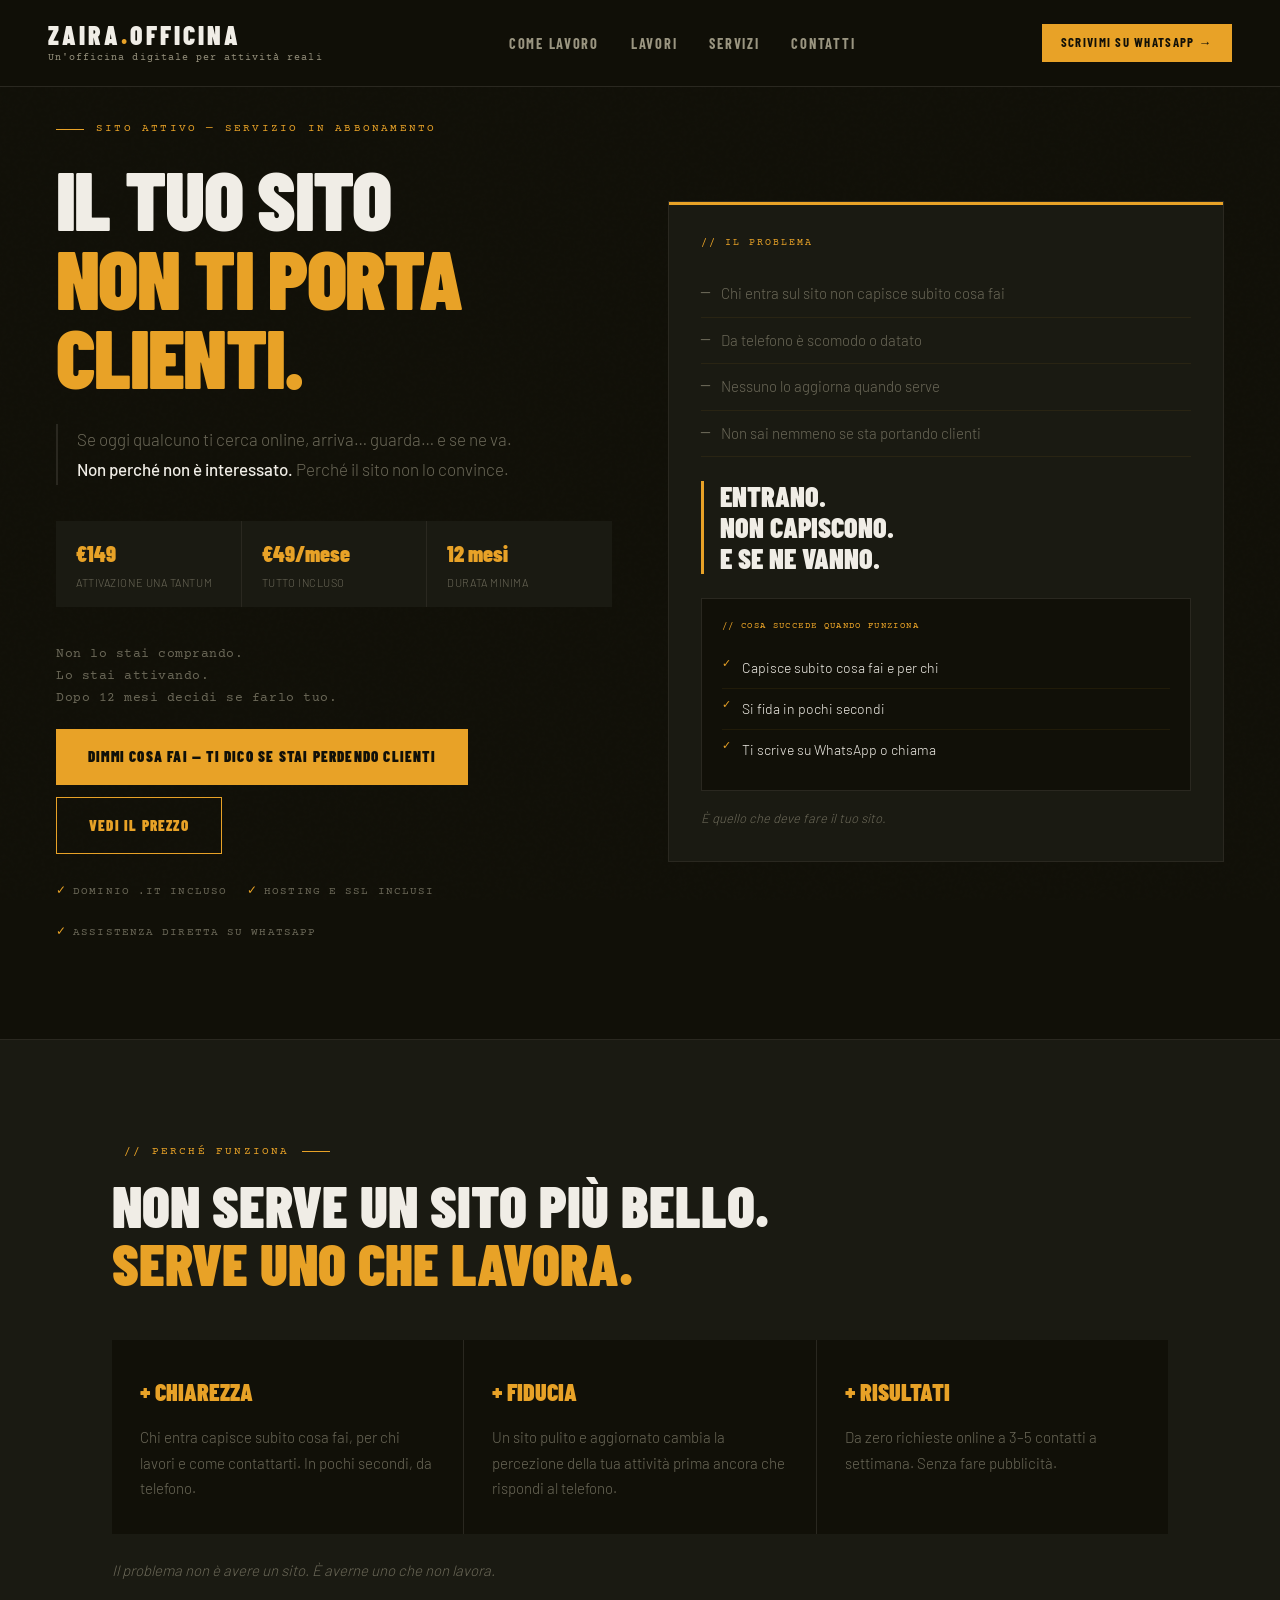
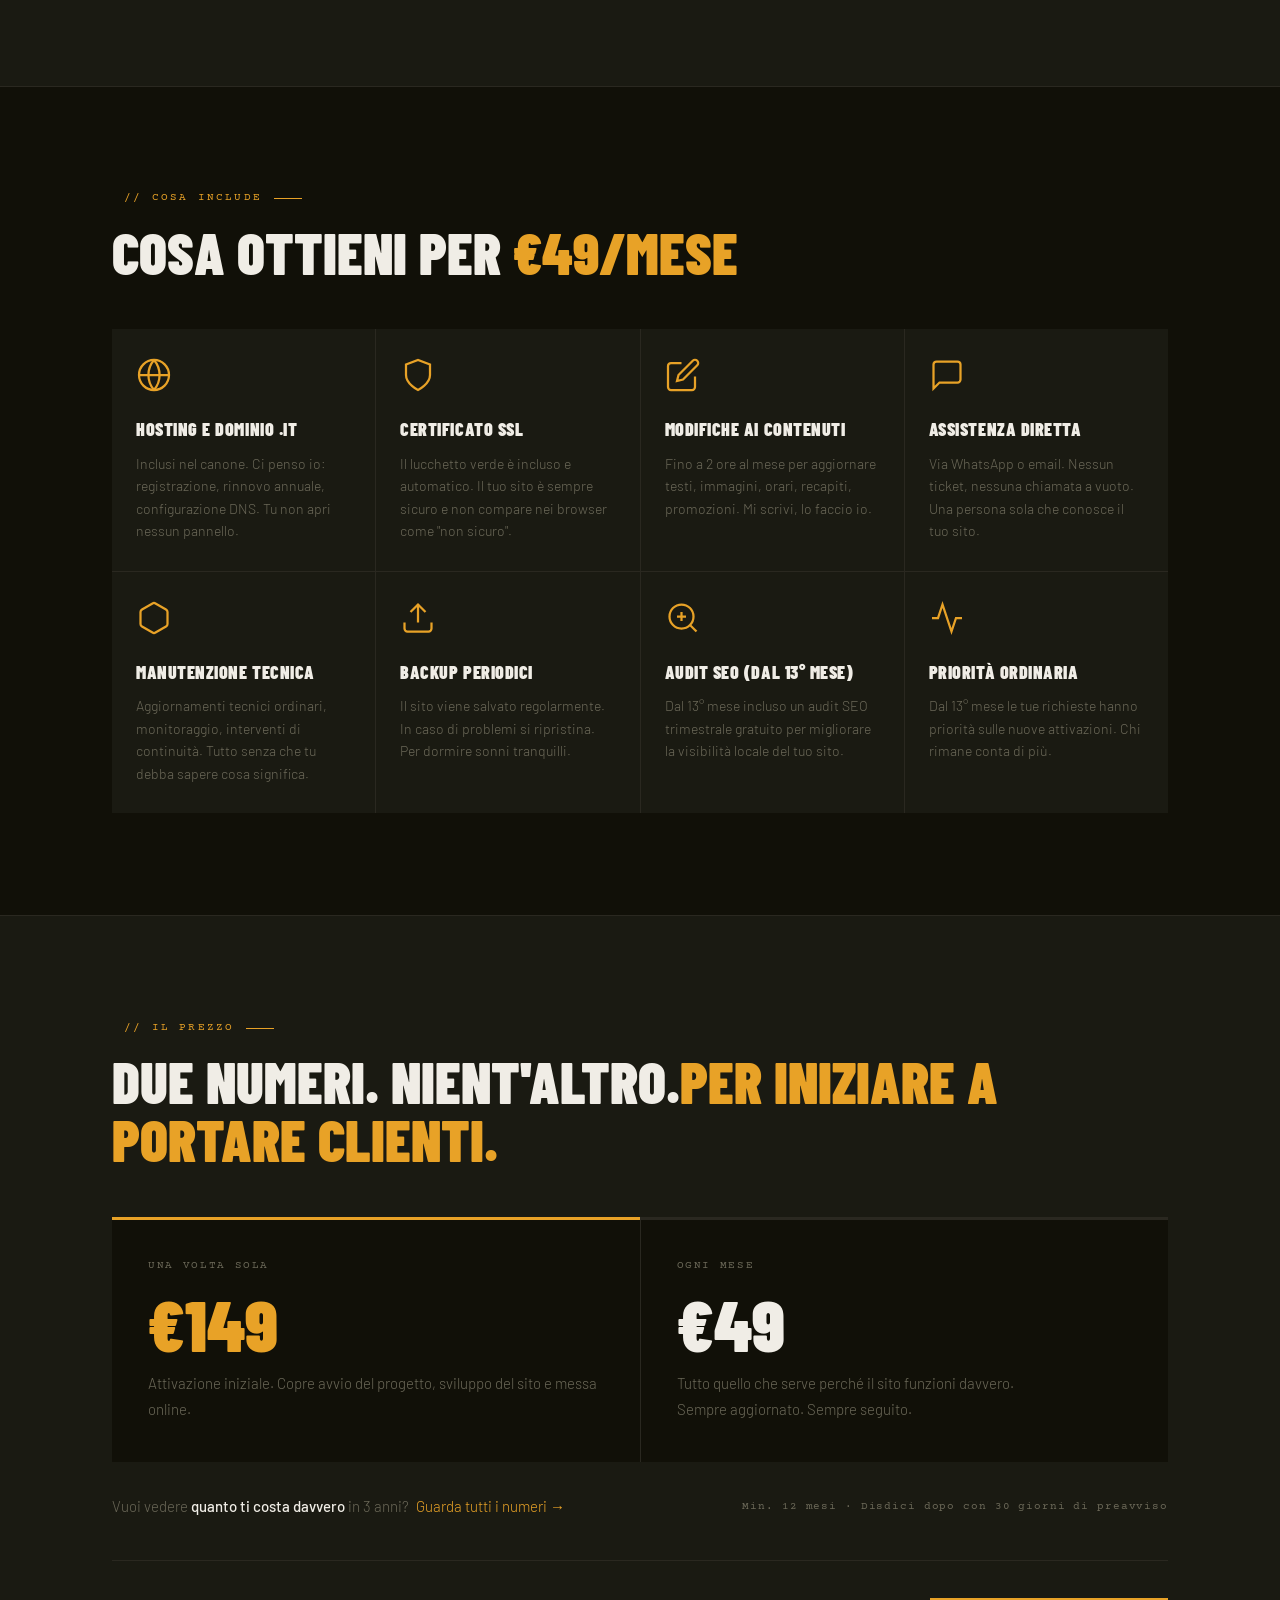
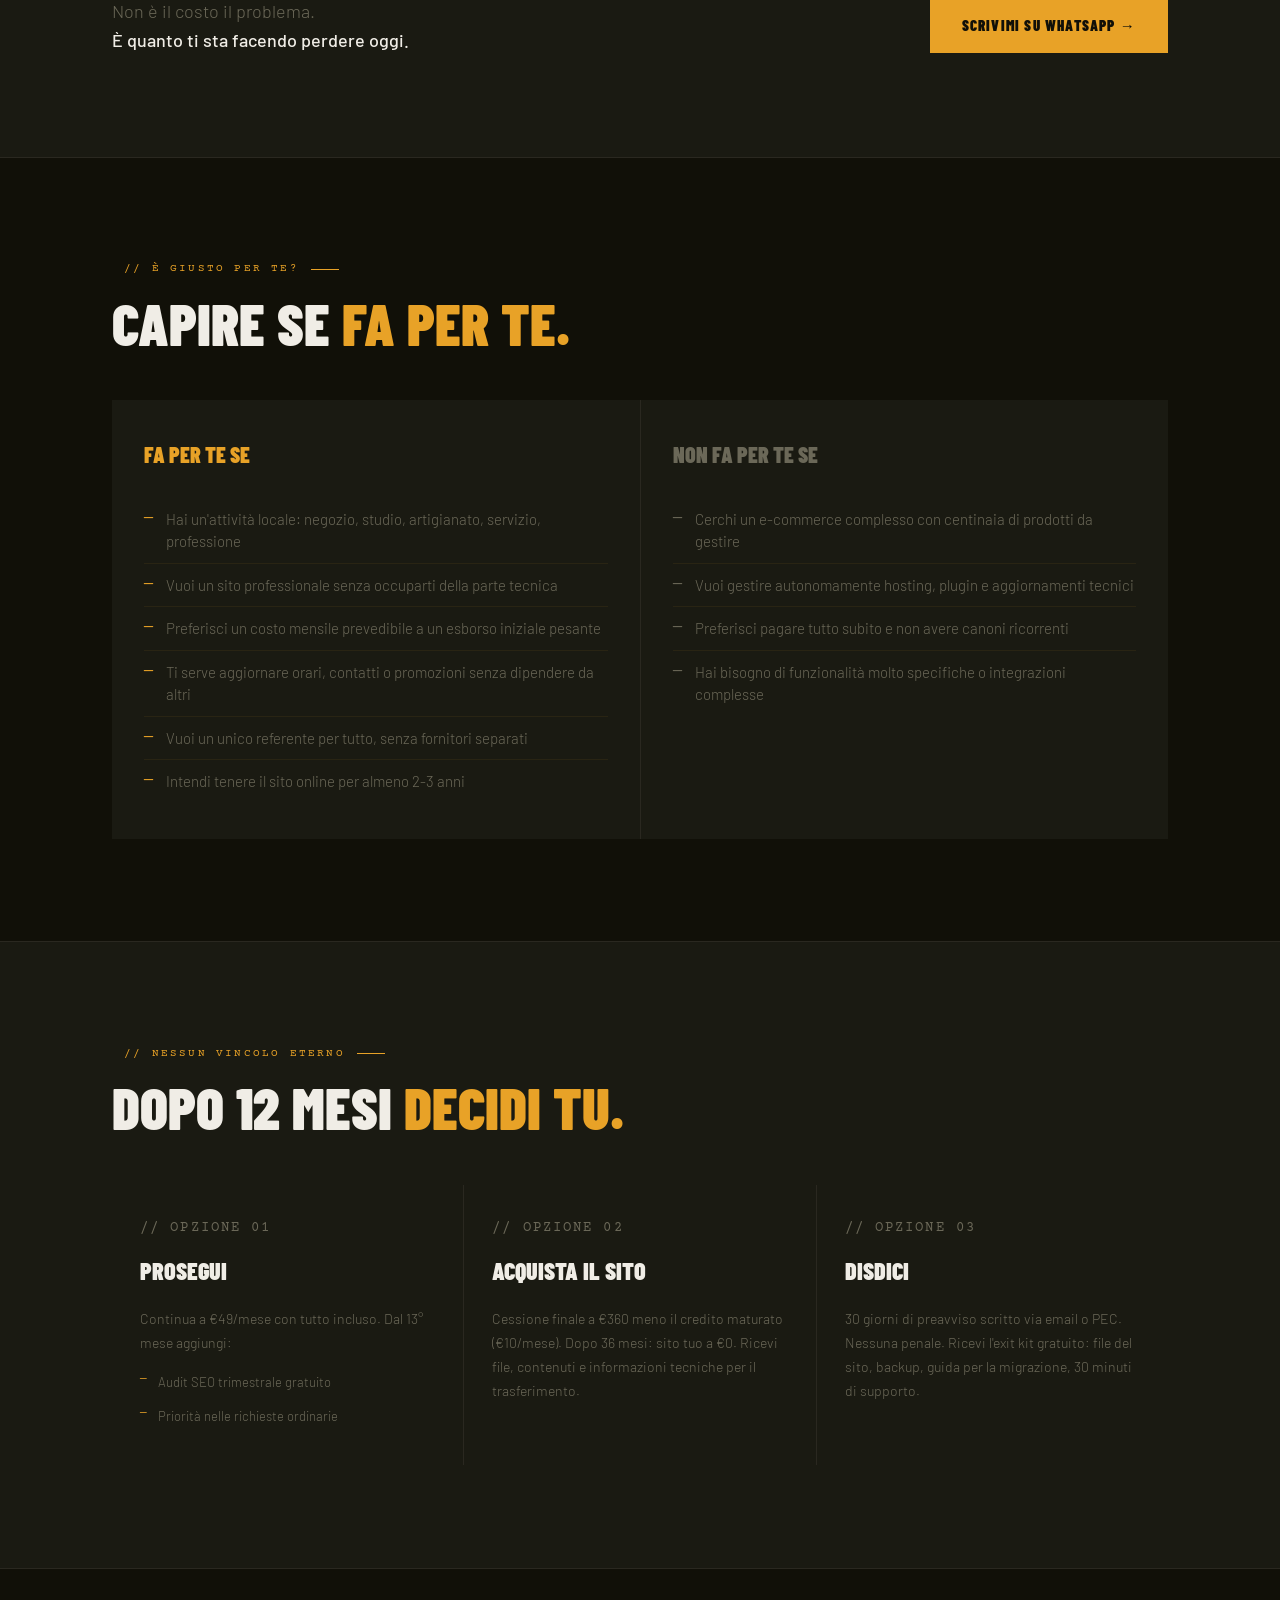
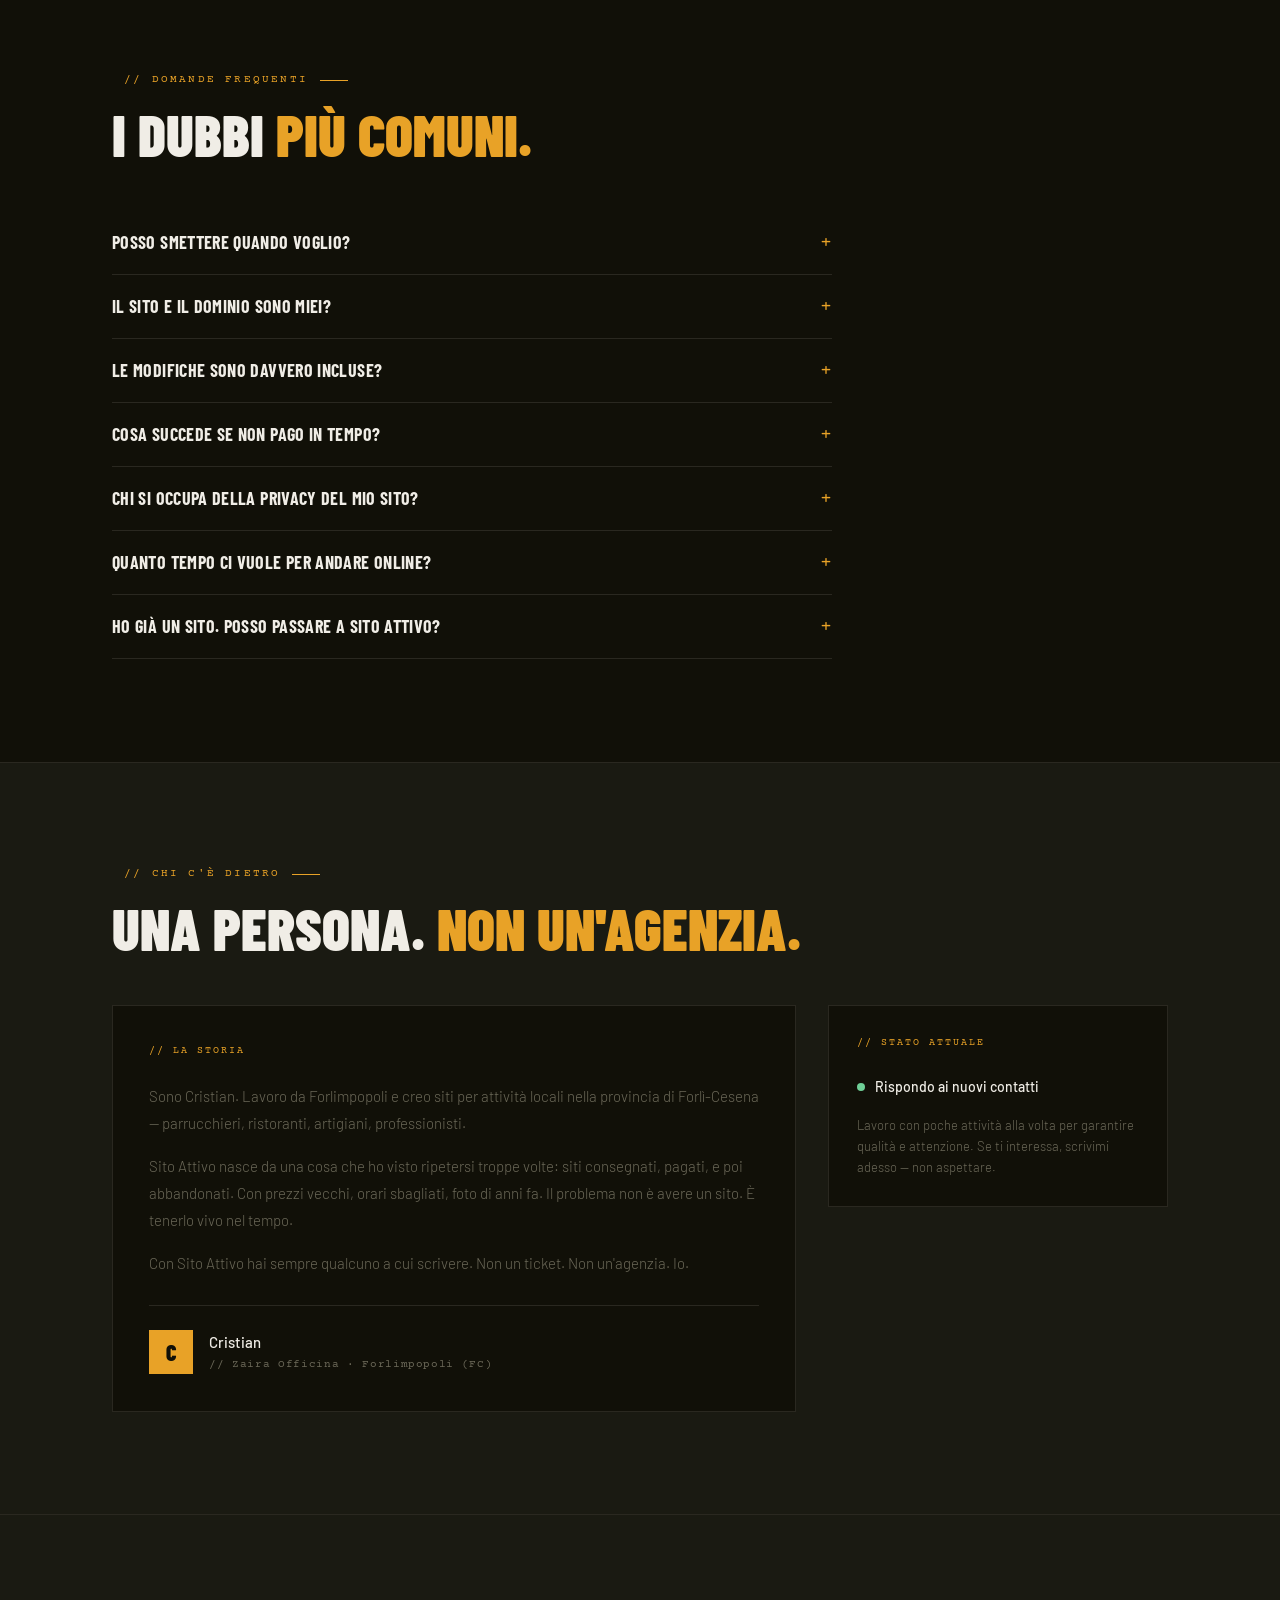
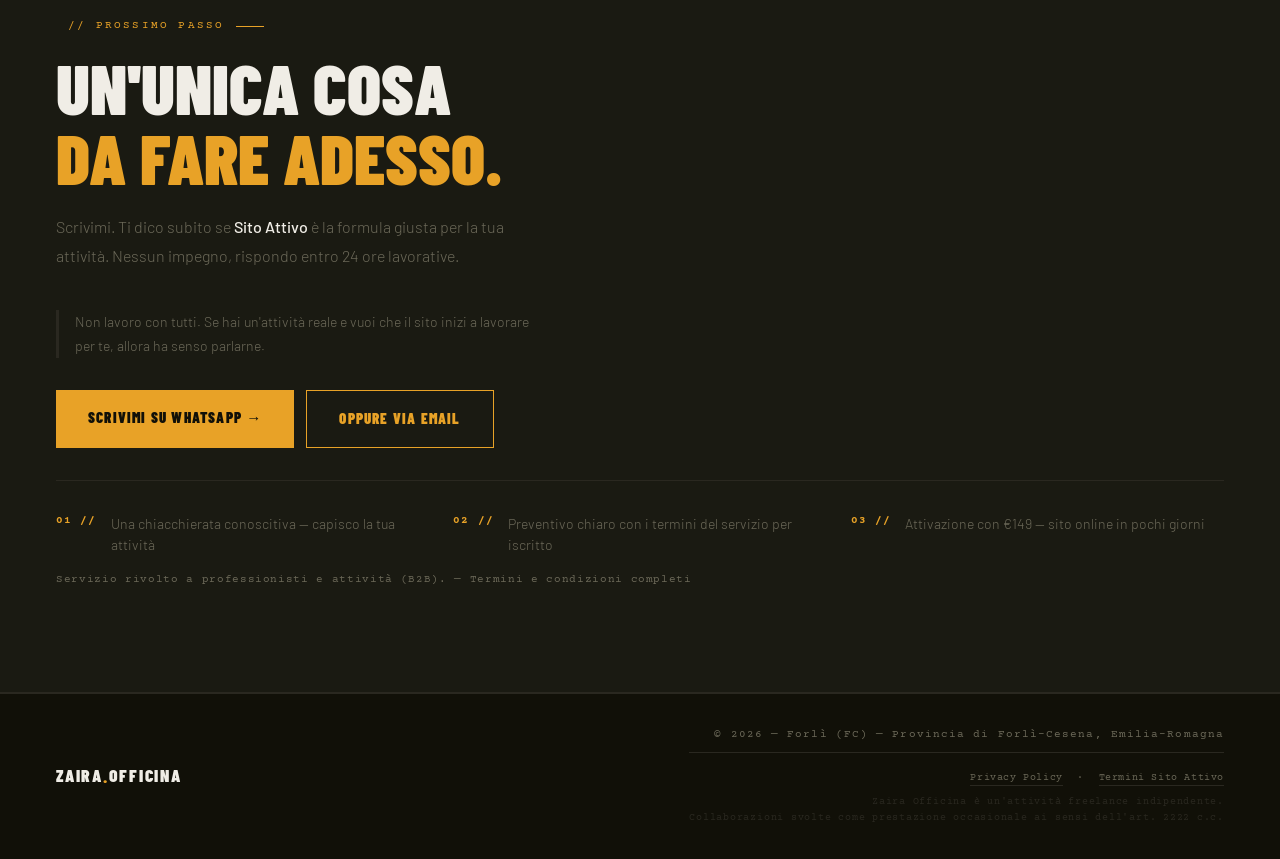
<file: pages/sito-attivo.html>
<!DOCTYPE html>
<html lang="it">

<head>
    <meta charset="UTF-8">
    <meta name="viewport" content="width=device-width, initial-scale=1.0, viewport-fit=cover">
    <title>Sito web in abbonamento a Forlì | Sito Attivo — Zaira Officina</title>
    <meta name="description" content="Sito web per attività locali a Forlì-Cesena: €149 attivazione, poi €49/mese. Hosting, dominio .it, SSL, assistenza e modifiche incluse. Zero pensieri tecnici.">
    <link rel="canonical" href="https://zairaofficina.it/pages/sito-attivo.html">
    <meta property="og:title" content="Sito Attivo — Sito web in abbonamento per attività locali | Zaira Officina">
    <meta property="og:description" content="€149 attivazione + €49/mese. Hosting, dominio, SSL, assistenza inclusi. Per attività locali nella provincia di Forlì-Cesena.">
    <meta property="og:type" content="website">
    <meta property="og:url" content="https://zairaofficina.it/pages/sito-attivo.html">
    <meta property="og:locale" content="it_IT">
    <meta property="og:site_name" content="Zaira Officina">
    <script type="application/ld+json">
        {
            "@context": "https://schema.org",
            "@type": "Service",
            "name": "Sito Attivo",
            "serviceType": "Sito web in abbonamento per attività locali",
            "provider": {
                "@type": "ProfessionalService",
                "name": "Zaira Officina",
                "url": "https://zairaofficina.it/"
            },
            "areaServed": {
                "@type": "AdministrativeArea",
                "name": "Provincia di Forlì-Cesena"
            },
            "offers": {
                "@type": "Offer",
                "priceCurrency": "EUR",
                "price": "49",
                "description": "Sito web in abbonamento con attivazione iniziale di €149 e canone mensile da €49."
            }
        }
    </script>
    <meta property="og:image" content="https://zairaofficina.it/img/og-sito-attivo.jpg">
    <meta name="robots" content="index, follow, max-snippet:-1, max-image-preview:large, max-video-preview:-1">
    <meta name="twitter:card" content="summary_large_image">
    <meta name="twitter:title" content="Sito Attivo — Sito web in abbonamento per attività locali | Zaira Officina">
    <meta name="twitter:description" content="€149 attivazione + €49/mese tutto incluso. Hosting, dominio, SSL, assistenza. Per attività locali a Forlì-Cesena.">
    <meta name="twitter:image" content="https://zairaofficina.it/img/og-sito-attivo.jpg">
    <link rel="icon" type="image/x-icon" href="../img/favicon.ico">
    <link rel="icon" type="image/svg+xml" href="../img/favicon.svg">
    <link rel="icon" type="image/png" sizes="32x32" href="../img/favicon-32.png">
    <link rel="icon" type="image/png" sizes="16x16" href="../img/favicon-16.png">

    <link rel="stylesheet" href="../css/main.min.css">
    <link rel="stylesheet" href="../css/sito-attivo.css">
</head>

<body>

    <div id="prog"></div>

    <nav>
        <a href="../index.html" class="nav-logo">
            <span class="logo-name">Zaira<span>.</span>Officina</span>
            <span class="logo-tag">Un'officina digitale per attività reali</span>
        </a>
        <ul class="nav-links">
            <li><a href="../index.html#processo">Come lavoro</a></li>
            <li><a href="../index.html#portfolio">Lavori</a></li>
            <li><a href="../index.html#prezzi">Servizi</a></li>
            <li><a href="../index.html#contatti">Contatti</a></li>
        </ul>
        <a href="https://wa.me/393930719544?text=Ciao%20Cristian%2C%20vorrei%20capire%20se%20Sito%20Attivo%20fa%20per%20me." class="nav-cta" target="_blank" rel="noopener">Scrivimi su WhatsApp →</a>
        <button class="hamburger" aria-label="Apri menu" aria-expanded="false">
            <span class="hamburger-bar"></span>
            <span class="hamburger-bar"></span>
            <span class="hamburger-bar"></span>
        </button>
    </nav>

    <div class="nav-mobile-menu" role="dialog" aria-label="Menu di navigazione">
        <a href="../index.html#processo">Come lavoro</a>
        <a href="../index.html#portfolio">Lavori</a>
        <a href="../index.html#prezzi">Servizi</a>
        <a href="../index.html#contatti" class="nav-mobile-cta">Contatti →</a>
    </div>

    <!-- HERO -->
    <section class="hero">
        <div class="hero-grid">
            <div class="hero-copy">
                <p class="eyebrow">Sito Attivo — Servizio in abbonamento</p>
                <h1>Il tuo sito<span>non ti porta clienti.</span></h1>
                <p class="hero-sub">
                    Se oggi qualcuno ti cerca online, arriva… guarda… e se ne va. <strong>Non perché non è interessato.</strong> Perché il sito non lo convince.
                </p>
                <div class="hero-pills">
                    <div class="pill">€149 <small>attivazione una tantum</small></div>
                    <div class="pill">€49/mese <small>tutto incluso</small></div>
                    <div class="pill">12 mesi <small>durata minima</small></div>
                </div>
                <p class="price-note">Non lo stai comprando.<br>Lo stai attivando.<br>Dopo 12 mesi decidi se farlo tuo.</p>
                <div class="hero-btns">
                    <a href="https://wa.me/393930719544?text=Ciao%20Cristian%2C%20dimmi%20cosa%20fai%20e%20ti%20dico%20se%20il%20sito%20sta%20perdendo%20clienti." class="btn-p" target="_blank" rel="noopener">Dimmi cosa fai — ti dico se stai perdendo clienti</a>
                    <a href="#costi" class="btn-s">Vedi il prezzo</a>
                </div>
                <ul class="hero-trust">
                    <li>Dominio .it incluso</li>
                    <li>Hosting e SSL inclusi</li>
                    <li>Assistenza diretta su WhatsApp</li>
                </ul>
            </div>
            <div class="hero-panel">
                <p class="panel-label">// il problema</p>
                <ul class="problem-list">
                    <li>Chi entra sul sito non capisce subito cosa fai</li>
                    <li>Da telefono è scomodo o datato</li>
                    <li>Nessuno lo aggiorna quando serve</li>
                    <li>Non sai nemmeno se sta portando clienti</li>
                </ul>
                <p class="panel-quote">Entrano.<br>Non capiscono.<br>E se ne vanno.</p>
                <div class="result-box">
                    <p class="result-label">// cosa succede quando funziona</p>
                    <ul class="result-list">
                        <li>Capisce subito cosa fai e per chi</li>
                        <li>Si fida in pochi secondi</li>
                        <li>Ti scrive su WhatsApp o chiama</li>
                    </ul>
                </div>
                <p class="panel-bridge">È quello che deve fare il tuo sito.</p>
            </div>
        </div>
    </section>

    <!-- PERCHÉ FUNZIONA -->
    <section class="section section-dark">
        <div class="wrap">
            <p class="section-label">// perché funziona</p>
            <h2>Non serve un sito più bello.<br><span>Serve uno che lavora.</span></h2>
            <div class="proof-grid">
                <article class="proof-card">
                    <h3>+ chiarezza</h3>
                    <p>Chi entra capisce subito cosa fai, per chi lavori e come contattarti. In pochi secondi, da telefono.</p>
                </article>
                <article class="proof-card">
                    <h3>+ fiducia</h3>
                    <p>Un sito pulito e aggiornato cambia la percezione della tua attività prima ancora che rispondi al telefono.</p>
                </article>
                <article class="proof-card">
                    <h3>+ risultati</h3>
                    <p>Da zero richieste online a 3–5 contatti a settimana. Senza fare pubblicità.</p>
                </article>
            </div>
            <!-- era: style="margin-top:24px; font-size:15px; color:var(--muted); font-weight:300; font-style:italic;" -->
            <p class="proof-note">Il problema non è avere un sito. È averne uno che non lavora.</p>
        </div>
    </section>

    <!-- COSA INCLUDE -->
    <section class="section" id="servizi">
        <div class="wrap">
            <p class="section-label">// cosa include</p>
            <h2>Cosa ottieni per<span> €49/mese</span></h2>
            <div class="servizi-grid">

                <div class="servizio-card">
                    <svg class="servizio-icon" viewBox="0 0 24 24" fill="none" stroke="currentColor" stroke-width="1.5">
                        <circle cx="12" cy="12" r="10"/><path d="M2 12h20M12 2a15.3 15.3 0 010 20M12 2a15.3 15.3 0 000 20"/>
                    </svg>
                    <h3>Hosting e dominio .it</h3>
                    <p>Inclusi nel canone. Ci penso io: registrazione, rinnovo annuale, configurazione DNS. Tu non apri nessun pannello.</p>
                </div>

                <div class="servizio-card">
                    <svg class="servizio-icon" viewBox="0 0 24 24" fill="none" stroke="currentColor" stroke-width="1.5">
                        <path d="M12 22s8-4 8-10V5l-8-3-8 3v7c0 6 8 10 8 10z"/>
                    </svg>
                    <h3>Certificato SSL</h3>
                    <p>Il lucchetto verde è incluso e automatico. Il tuo sito è sempre sicuro e non compare nei browser come "non sicuro".</p>
                </div>

                <div class="servizio-card">
                    <svg class="servizio-icon" viewBox="0 0 24 24" fill="none" stroke="currentColor" stroke-width="1.5">
                        <path d="M11 4H4a2 2 0 00-2 2v14a2 2 0 002 2h14a2 2 0 002-2v-7"/><path d="M18.5 2.5a2.121 2.121 0 013 3L12 15l-4 1 1-4 9.5-9.5z"/>
                    </svg>
                    <h3>Modifiche ai contenuti</h3>
                    <p>Fino a 2 ore al mese per aggiornare testi, immagini, orari, recapiti, promozioni. Mi scrivi, lo faccio io.</p>
                </div>

                <div class="servizio-card">
                    <svg class="servizio-icon" viewBox="0 0 24 24" fill="none" stroke="currentColor" stroke-width="1.5">
                        <path d="M21 15a2 2 0 01-2 2H7l-4 4V5a2 2 0 012-2h14a2 2 0 012 2z"/>
                    </svg>
                    <h3>Assistenza diretta</h3>
                    <p>Via WhatsApp o email. Nessun ticket, nessuna chiamata a vuoto. Una persona sola che conosce il tuo sito.</p>
                </div>

                <div class="servizio-card">
                    <svg class="servizio-icon" viewBox="0 0 24 24" fill="none" stroke="currentColor" stroke-width="1.5">
                        <path d="M21 16V8a2 2 0 00-1-1.73l-7-4a2 2 0 00-2 0l-7 4A2 2 0 003 8v8a2 2 0 001 1.73l7 4a2 2 0 002 0l7-4A2 2 0 0021 16z"/>
                    </svg>
                    <h3>Manutenzione tecnica</h3>
                    <p>Aggiornamenti tecnici ordinari, monitoraggio, interventi di continuità. Tutto senza che tu debba sapere cosa significa.</p>
                </div>

                <div class="servizio-card">
                    <svg class="servizio-icon" viewBox="0 0 24 24" fill="none" stroke="currentColor" stroke-width="1.5">
                        <path d="M21 15v4a2 2 0 01-2 2H5a2 2 0 01-2-2v-4"/><polyline points="17 8 12 3 7 8"/><line x1="12" y1="3" x2="12" y2="15"/>
                    </svg>
                    <h3>Backup periodici</h3>
                    <p>Il sito viene salvato regolarmente. In caso di problemi si ripristina. Per dormire sonni tranquilli.</p>
                </div>

                <div class="servizio-card">
                    <svg class="servizio-icon" viewBox="0 0 24 24" fill="none" stroke="currentColor" stroke-width="1.5">
                        <circle cx="11" cy="11" r="8"/><path d="M21 21l-4.35-4.35"/><path d="M11 8v6M8 11h6"/>
                    </svg>
                    <h3>Audit SEO (dal 13° mese)</h3>
                    <p>Dal 13° mese incluso un audit SEO trimestrale gratuito per migliorare la visibilità locale del tuo sito.</p>
                </div>

                <div class="servizio-card">
                    <svg class="servizio-icon" viewBox="0 0 24 24" fill="none" stroke="currentColor" stroke-width="1.5">
                        <polyline points="22 12 18 12 15 21 9 3 6 12 2 12"/>
                    </svg>
                    <h3>Priorità ordinaria</h3>
                    <p>Dal 13° mese le tue richieste hanno priorità sulle nuove attivazioni. Chi rimane conta di più.</p>
                </div>

            </div>
        </div>
    </section>

    <!-- PREZZO -->
    <section class="section section-dark" id="costi">
        <div class="wrap">
            <p class="section-label">// il prezzo</p>
            <h2>Due numeri. Nient'altro.<span>Per iniziare a portare clienti.</span></h2>

            <!-- era: style="display:grid; grid-template-columns:1fr 1fr; gap:var(--gap); background:var(--border); margin-bottom:32px;" -->
            <div class="price-split">

                <!-- Attivazione -->
                <!-- era: style="background:var(--bg); padding:40px 36px; position:relative; overflow:hidden;" -->
                <div class="price-cell">
                    <!-- era: style="position:absolute; top:0; left:0; right:0; height:3px; background:var(--accent);" -->
                    <div class="price-bar price-bar--accent"></div>
                    <!-- era: style="font-family:'Courier Prime',...; font-size:11px; color:var(--muted); ...;" -->
                    <p class="price-cell-label">Una volta sola</p>
                    <!-- era: style="font-family:'Barlow Condensed',...; font-weight:900; font-size:72px; color:var(--accent); line-height:1;" -->
                    <p class="price-cell-num price-cell-num--accent">€149</p>
                    <!-- era: style="font-size:15px; color:var(--muted); font-weight:300; margin-top:12px; line-height:1.7;" -->
                    <p class="price-cell-desc">Attivazione iniziale. Copre avvio del progetto, sviluppo del sito e messa online.</p>
                </div>

                <!-- Canone mensile -->
                <div class="price-cell">
                    <!-- era: style="position:absolute; top:0; left:0; right:0; height:3px; background:var(--border);" -->
                    <div class="price-bar price-bar--border"></div>
                    <p class="price-cell-label">Ogni mese</p>
                    <!-- era: color:var(--text) -->
                    <p class="price-cell-num price-cell-num--text">€49</p>
                    <p class="price-cell-desc">Tutto quello che serve perché il sito funzioni davvero.<br>Sempre aggiornato. Sempre seguito.</p>
                </div>

            </div>
            <!-- /price-split -->

            <!-- era: style="display:flex; align-items:center; justify-content:space-between; flex-wrap:wrap; gap:16px; margin-bottom:40px;" -->
            <div class="price-meta-row">
                <!-- era: style="font-size:15px; color:var(--muted); font-weight:300;" -->
                <p class="price-meta-text">
                    Vuoi vedere <strong class="price-meta-strong">quanto ti costa davvero</strong> in 3 anni?
                    <!-- era: style="color:var(--accent); text-decoration:none; margin-left:4px;" -->
                    <a href="analisi-economica.html" class="price-meta-link">Guarda tutti i numeri →</a>
                </p>
                <!-- era: style="font-family:'Courier Prime',...; font-size:11px; color:var(--muted); letter-spacing:.08em;" -->
                <p class="price-meta-note">Min. 12 mesi · Disdici dopo con 30 giorni di preavviso</p>
            </div>

            <!-- era: style="border-top:var(--gap) solid var(--border); padding-top:36px; display:flex; align-items:center; justify-content:space-between; flex-wrap:wrap; gap:24px;" -->
            <div class="price-bottom">
                <!-- era: style="font-size:18px; font-weight:300; color:var(--muted); line-height:1.6;" -->
                <p class="price-bottom-text">
                    Non è il costo il problema.<br>
                    <!-- era: style="color:var(--text); font-weight:500;" -->
                    <strong class="price-bottom-strong">È quanto ti sta facendo perdere oggi.</strong>
                </p>
                <a href="https://wa.me/393930719544?text=Ciao%20Cristian%2C%20voglio%20capire%20se%20Sito%20Attivo%20fa%20per%20me." class="btn-p" target="_blank" rel="noopener">Scrivimi su WhatsApp →</a>
            </div>

        </div>
    </section>

    <!-- FA PER TE / NON FA PER TE -->
    <section class="section">
        <div class="wrap">
            <p class="section-label">// è giusto per te?</p>
            <h2>Capire se<span> fa per te.</span></h2>
            <div class="fit-grid">
                <div class="fit-col">
                    <p class="fit-col-title yes">Fa per te se</p>
                    <ul class="fit-list yes">
                        <li>Hai un'attività locale: negozio, studio, artigianato, servizio, professione</li>
                        <li>Vuoi un sito professionale senza occuparti della parte tecnica</li>
                        <li>Preferisci un costo mensile prevedibile a un esborso iniziale pesante</li>
                        <li>Ti serve aggiornare orari, contatti o promozioni senza dipendere da altri</li>
                        <li>Vuoi un unico referente per tutto, senza fornitori separati</li>
                        <li>Intendi tenere il sito online per almeno 2-3 anni</li>
                    </ul>
                </div>
                <div class="fit-col">
                    <p class="fit-col-title no">Non fa per te se</p>
                    <ul class="fit-list no">
                        <li>Cerchi un e-commerce complesso con centinaia di prodotti da gestire</li>
                        <li>Vuoi gestire autonomamente hosting, plugin e aggiornamenti tecnici</li>
                        <li>Preferisci pagare tutto subito e non avere canoni ricorrenti</li>
                        <li>Hai bisogno di funzionalità molto specifiche o integrazioni complesse</li>
                    </ul>
                </div>
            </div>
        </div>
    </section>

    <!-- DOPO 12 MESI -->
    <section class="section section-dark" id="dopo12">
        <div class="wrap">
            <p class="section-label">// nessun vincolo eterno</p>
            <h2>Dopo 12 mesi<span> decidi tu.</span></h2>
            <div class="opzioni-grid">
                <div class="opzione-card">
                    <p class="opzione-num">// opzione 01</p>
                    <h3>Prosegui</h3>
                    <p>Continua a €49/mese con tutto incluso. Dal 13° mese aggiungi:</p>
                    <ul>
                        <li>Audit SEO trimestrale gratuito</li>
                        <li>Priorità nelle richieste ordinarie</li>
                    </ul>
                </div>
                <div class="opzione-card">
                    <p class="opzione-num">// opzione 02</p>
                    <h3>Acquista il sito</h3>
                    <p>Cessione finale a €360 meno il credito maturato (€10/mese). Dopo 36 mesi: sito tuo a €0. Ricevi file, contenuti e informazioni tecniche per il trasferimento.</p>
                </div>
                <div class="opzione-card">
                    <p class="opzione-num">// opzione 03</p>
                    <h3>Disdici</h3>
                    <p>30 giorni di preavviso scritto via email o PEC. Nessuna penale. Ricevi l'exit kit gratuito: file del sito, backup, guida per la migrazione, 30 minuti di supporto.</p>
                </div>
            </div>
        </div>
    </section>

    <!-- FAQ -->
    <section class="section" id="faq">
        <div class="wrap">
            <p class="section-label">// domande frequenti</p>
            <h2>I dubbi<span> più comuni.</span></h2>
            <div class="faq-wrap">

                <div class="faq-item">
                    <button class="faq-q">
                        <span class="faq-q-text">Posso smettere quando voglio?</span>
                        <span class="faq-icon">+</span>
                    </button>
                    <div class="faq-a">
                        Dopo i primi 12 mesi, sì: basta un preavviso scritto di 30 giorni via email o PEC. Nei primi 12 mesi il servizio ha durata minima per coprire i costi di avvio — in caso di interruzione anticipata restano dovuti i canoni maturati fino alla scadenza.
                        <a href="sito-attivo-termini.html#s4" class="faq-ref">→ Art. 4 e 16 dei Termini</a>
                    </div>
                </div>

                <div class="faq-item">
                    <button class="faq-q">
                        <span class="faq-q-text">Il sito e il dominio sono miei?</span>
                        <span class="faq-icon">+</span>
                    </button>
                    <div class="faq-a">
                        Il dominio è intestato a te fin dall'inizio. Dopo 12 mesi puoi richiedere la cessione finale del progetto con il credito maturato, ricevendo i file trasferibili e le informazioni tecniche per il passaggio. Dopo 36 mesi di abbonamento la cessione è gratuita.
                        <a href="sito-attivo-termini.html#s6" class="faq-ref">→ Art. 6, 8 e 12 dei Termini</a>
                    </div>
                </div>

                <div class="faq-item">
                    <button class="faq-q">
                        <span class="faq-q-text">Le modifiche sono davvero incluse?</span>
                        <span class="faq-icon">+</span>
                    </button>
                    <div class="faq-a">
                        Sì, fino a 2 ore al mese per aggiornamenti a testi, immagini, orari e contatti già presenti. Mi scrivi e lo faccio io. Oltre le 2 ore o per nuove pagine e funzionalità, valutiamo insieme un preventivo a parte.
                        <a href="sito-attivo-termini.html#s9" class="faq-ref">→ Art. 9 dei Termini</a>
                    </div>
                </div>

                <div class="faq-item">
                    <button class="faq-q">
                        <span class="faq-q-text">Cosa succede se non pago in tempo?</span>
                        <span class="faq-icon">+</span>
                    </button>
                    <div class="faq-a">
                        Dopo 10 giorni di ritardo posso sospendere assistenza e aggiornamenti. Dopo 30 giorni il sito può essere temporaneamente offline. Restano dovuti tutti gli importi maturati fino a quel momento.
                        <a href="sito-attivo-termini.html#s15" class="faq-ref">→ Art. 15 dei Termini</a>
                    </div>
                </div>

                <div class="faq-item">
                    <button class="faq-q">
                        <span class="faq-q-text">Chi si occupa della privacy del mio sito?</span>
                        <span class="faq-icon">+</span>
                    </button>
                    <div class="faq-a">
                        Tu sei il Titolare del trattamento dei dati. Posso fornirti un modello generico di informativa privacy come supporto operativo, ma la verifica finale e la responsabilità legale spettano a te o al tuo consulente.
                        <a href="sito-attivo-termini.html#s19" class="faq-ref">→ Art. 19 dei Termini</a>
                    </div>
                </div>

                <div class="faq-item">
                    <button class="faq-q">
                        <span class="faq-q-text">Quanto tempo ci vuole per andare online?</span>
                        <span class="faq-icon">+</span>
                    </button>
                    <div class="faq-a">
                        Se i materiali sono pronti (logo, testi, foto), di solito tra 3 e 7 giorni lavorativi dall'attivazione. Il sito parte solo dopo la ricezione del pagamento dell'attivazione iniziale.
                    </div>
                </div>

                <div class="faq-item">
                    <button class="faq-q">
                        <span class="faq-q-text">Ho già un sito. Posso passare a Sito Attivo?</span>
                        <span class="faq-icon">+</span>
                    </button>
                    <div class="faq-a">
                        Sì. Lo guardo e ti dico onestamente se conviene migliorarlo o ripartire da zero. Nessun costo di analisi preliminare.
                    </div>
                </div>

            </div>
        </div>
    </section>

    <!-- CHI SONO -->
    <section class="section section-dark" id="chi">
        <div class="wrap">
            <p class="section-label">// chi c'è dietro</p>
            <h2>Una persona.<span> Non un'agenzia.</span></h2>
            <div class="bio-grid">
                <div class="bio-card">
                    <p class="bio-card-label">// la storia</p>
                    <p class="bio-text">
                        Sono Cristian. Lavoro da Forlimpopoli e creo siti per attività locali nella provincia di Forlì-Cesena — parrucchieri, ristoranti, artigiani, professionisti.
                    </p>
                    <p class="bio-text">
                        Sito Attivo nasce da una cosa che ho visto ripetersi troppe volte: siti consegnati, pagati, e poi abbandonati. Con prezzi vecchi, orari sbagliati, foto di anni fa. Il problema non è avere un sito. È tenerlo vivo nel tempo.
                    </p>
                    <p class="bio-text">
                        Con Sito Attivo hai sempre qualcuno a cui scrivere. Non un ticket. Non un'agenzia. Io.
                    </p>
                    <div class="bio-sign">
                        <div class="bio-sign-mark">C</div>
                        <div>
                            <div class="bio-sign-name">Cristian</div>
                            <div class="bio-sign-sub">// Zaira Officina · Forlimpopoli (FC)</div>
                        </div>
                    </div>
                </div>
                <div class="bio-status">
                    <p class="bio-card-label">// stato attuale</p>
                    <div class="status-wrap">
                        <span class="status-dot"></span>
                        <span class="status-text">Rispondo ai nuovi contatti</span>
                    </div>
                    <p class="status-note">
                        Lavoro con poche attività alla volta per garantire qualità e attenzione. Se ti interessa, scrivimi adesso — non aspettare.
                    </p>
                </div>
            </div>
        </div>
    </section>

    <!-- CTA FINALE -->
    <section class="cta-section">
        <div class="cta-inner">
            <p class="section-label">// prossimo passo</p>
            <h2>Un'unica cosa<br><span>da fare adesso.</span></h2>
            <p class="cta-sub">Scrivimi. Ti dico subito se <strong>Sito Attivo</strong> è la formula giusta per la tua attività. Nessun impegno, rispondo entro 24 ore lavorative.</p>
            <!-- era: style="font-size:14px; color:var(--muted); font-weight:300; max-width:480px; margin-bottom:32px; line-height:1.7; border-left:3px solid var(--border); padding-left:16px;" -->
            <p class="cta-disclaimer">Non lavoro con tutti. Se hai un'attività reale e vuoi che il sito inizi a lavorare per te, allora ha senso parlarne.</p>
            <div class="cta-btns">
                <a href="https://wa.me/393930719544?text=Ciao%20Cristian%2C%20sono%20interessato%20a%20Sito%20Attivo.%20Possiamo%20parlarne%3F" class="btn-p" target="_blank" rel="noopener">Scrivimi su WhatsApp →</a>
                <a href="mailto:info@zairaofficina.it" class="btn-s">Oppure via email</a>
            </div>
            <div class="cta-steps">
                <div class="cta-step">
                    <span class="step-num">01 //</span>
                    <span class="step-text">Una chiacchierata conoscitiva — capisco la tua attività</span>
                </div>
                <div class="cta-step">
                    <span class="step-num">02 //</span>
                    <span class="step-text">Preventivo chiaro con i termini del servizio per iscritto</span>
                </div>
                <div class="cta-step">
                    <span class="step-num">03 //</span>
                    <span class="step-text">Attivazione con €149 — sito online in pochi giorni</span>
                </div>
            </div>
            <!-- era: <a style="color:var(--muted);text-decoration:none;"> -->
            <p class="cta-note">Servizio rivolto a professionisti e attività (B2B). — <a href="sito-attivo-termini.html" class="link-muted">Termini e condizioni completi</a></p>
        </div>
    </section>

    <!-- FOOTER -->
    <footer>
        <div class="footer-logo">ZAIRA<span>.</span>OFFICINA</div>
        <div class="footer-right">
            <div class="footer-copy">
                © <span id="footer-year"></span> — Forlì (FC) — Provincia di Forlì-Cesena, Emilia-Romagna
            </div>
            <div class="footer-legal">
                <a href="privacy.html" class="footer-legal-link">Privacy Policy</a>
                <span style="color:var(--muted);margin:0 8px">·</span>
                <a href="sito-attivo-termini.html" class="footer-legal-link">Termini Sito Attivo</a>
            </div>
            <div class="footer-disclaimer">
                Zaira Officina è un'attività freelance indipendente.<br> Collaborazioni svolte come prestazione occasionale ai sensi dell'art. 2222 c.c.
            </div>
        </div>
    </footer>

    <script>
        // Scroll progress bar
        const prog = document.getElementById('prog');
        window.addEventListener('scroll', () => {
            const pct = (window.scrollY / (document.body.scrollHeight - window.innerHeight)) * 100;
            prog.style.width = pct + '%';
        }, {
            passive: true
        });

        // FAQ accordion
        document.querySelectorAll('.faq-q').forEach(btn => {
            btn.addEventListener('click', () => {
                const item = btn.closest('.faq-item');
                const isOpen = item.classList.contains('open');
                document.querySelectorAll('.faq-item').forEach(i => i.classList.remove('open'));
                if (!isOpen) item.classList.add('open');
            });
        });

        // Footer anno dinamico
        document.getElementById('footer-year').textContent = new Date().getFullYear();

        // Hamburger menu
        const hamburger = document.querySelector('.hamburger');
        const mobileMenu = document.querySelector('.nav-mobile-menu');
        if (hamburger && mobileMenu) {
            hamburger.addEventListener('click', () => {
                const expanded = hamburger.getAttribute('aria-expanded') === 'true';
                hamburger.setAttribute('aria-expanded', !expanded);
                mobileMenu.classList.toggle('open');
            });
            mobileMenu.querySelectorAll('a').forEach(link => {
                link.addEventListener('click', () => {
                    mobileMenu.classList.remove('open');
                    hamburger.setAttribute('aria-expanded', 'false');
                });
            });
        }
    </script>

<!-- Floating bar mobile -->
<div class="mobile-cta-bar">
    <a href="https://wa.me/393930719544?text=Ciao%20Cristian%2C%20vorrei%20capire%20se%20Sito%20Attivo%20fa%20per%20me." class="mobile-cta-wa" target="_blank" rel="noopener">
        <svg width="18" height="18" viewBox="0 0 24 24" fill="currentColor"><path d="M17.472 14.382c-.297-.149-1.758-.867-2.03-.967-.273-.099-.471-.148-.67.15-.197.297-.767.966-.94 1.164-.173.199-.347.223-.644.075-.297-.15-1.255-.463-2.39-1.475-.883-.788-1.48-1.761-1.653-2.059-.173-.297-.018-.458.13-.606.134-.133.298-.347.446-.52.149-.174.198-.298.298-.497.099-.198.05-.371-.025-.52-.075-.149-.669-1.612-.916-2.207-.242-.579-.487-.5-.669-.51-.173-.008-.371-.01-.57-.01-.198 0-.52.074-.792.372-.272.297-1.04 1.016-1.04 2.479 0 1.462 1.065 2.875 1.213 3.074.149.198 2.096 3.2 5.077 4.487.709.306 1.262.489 1.694.625.712.227 1.36.195 1.871.118.571-.085 1.758-.719 2.006-1.413.248-.694.248-1.289.173-1.413-.074-.124-.272-.198-.57-.347m-5.421 7.403h-.004a9.87 9.87 0 01-5.031-1.378l-.361-.214-3.741.982.998-3.648-.235-.374a9.86 9.86 0 01-1.51-5.26c.001-5.45 4.436-9.884 9.888-9.884 2.64 0 5.122 1.03 6.988 2.898a9.825 9.825 0 012.893 6.994c-.003 5.45-4.437 9.884-9.885 9.884m8.413-18.297A11.815 11.815 0 0012.05 0C5.495 0 .16 5.335.157 11.892c0 2.096.547 4.142 1.588 5.945L.057 24l6.305-1.654a11.882 11.882 0 005.683 1.448h.005c6.554 0 11.89-5.335 11.893-11.893a11.821 11.821 0 00-3.48-8.413z"/></svg>
        WhatsApp
    </a>
    <a href="../index.html#contatti" class="mobile-cta-form">Scrivici →</a>
</div>

</body>

</html>
</file>
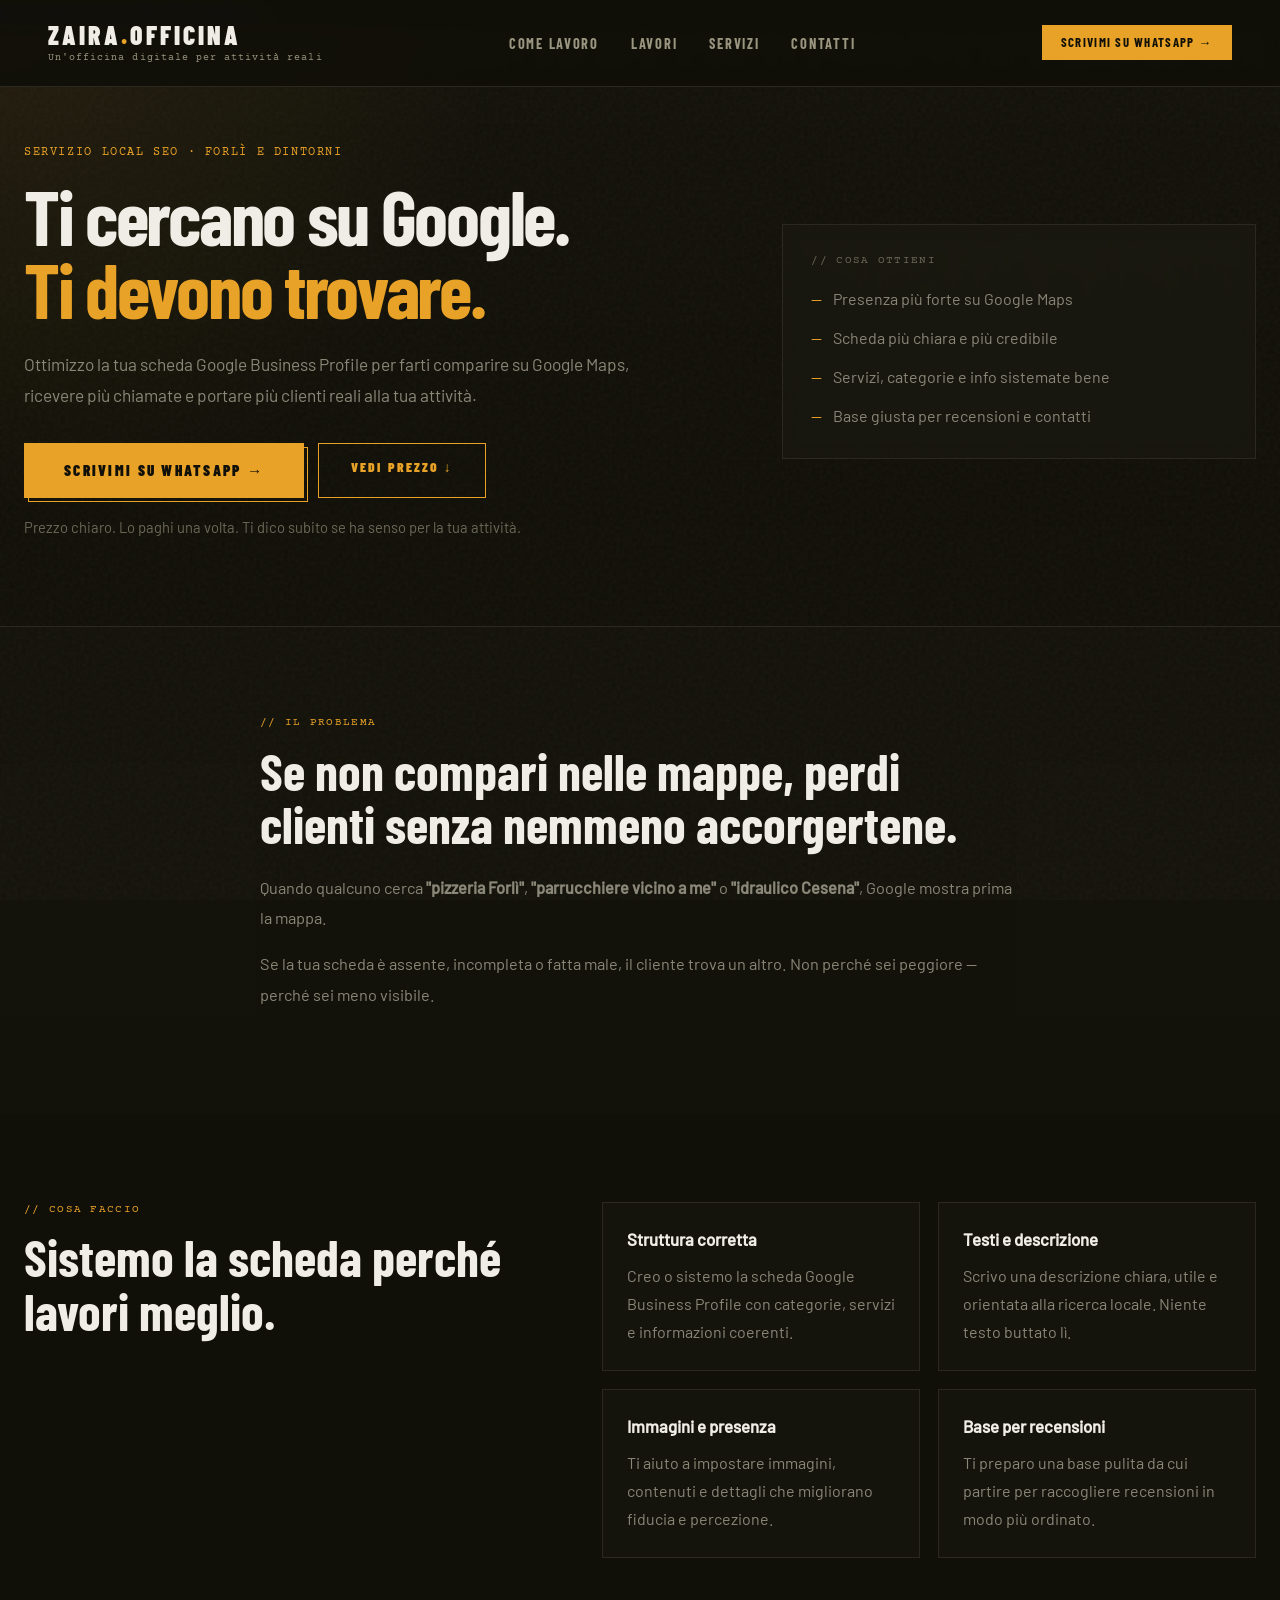
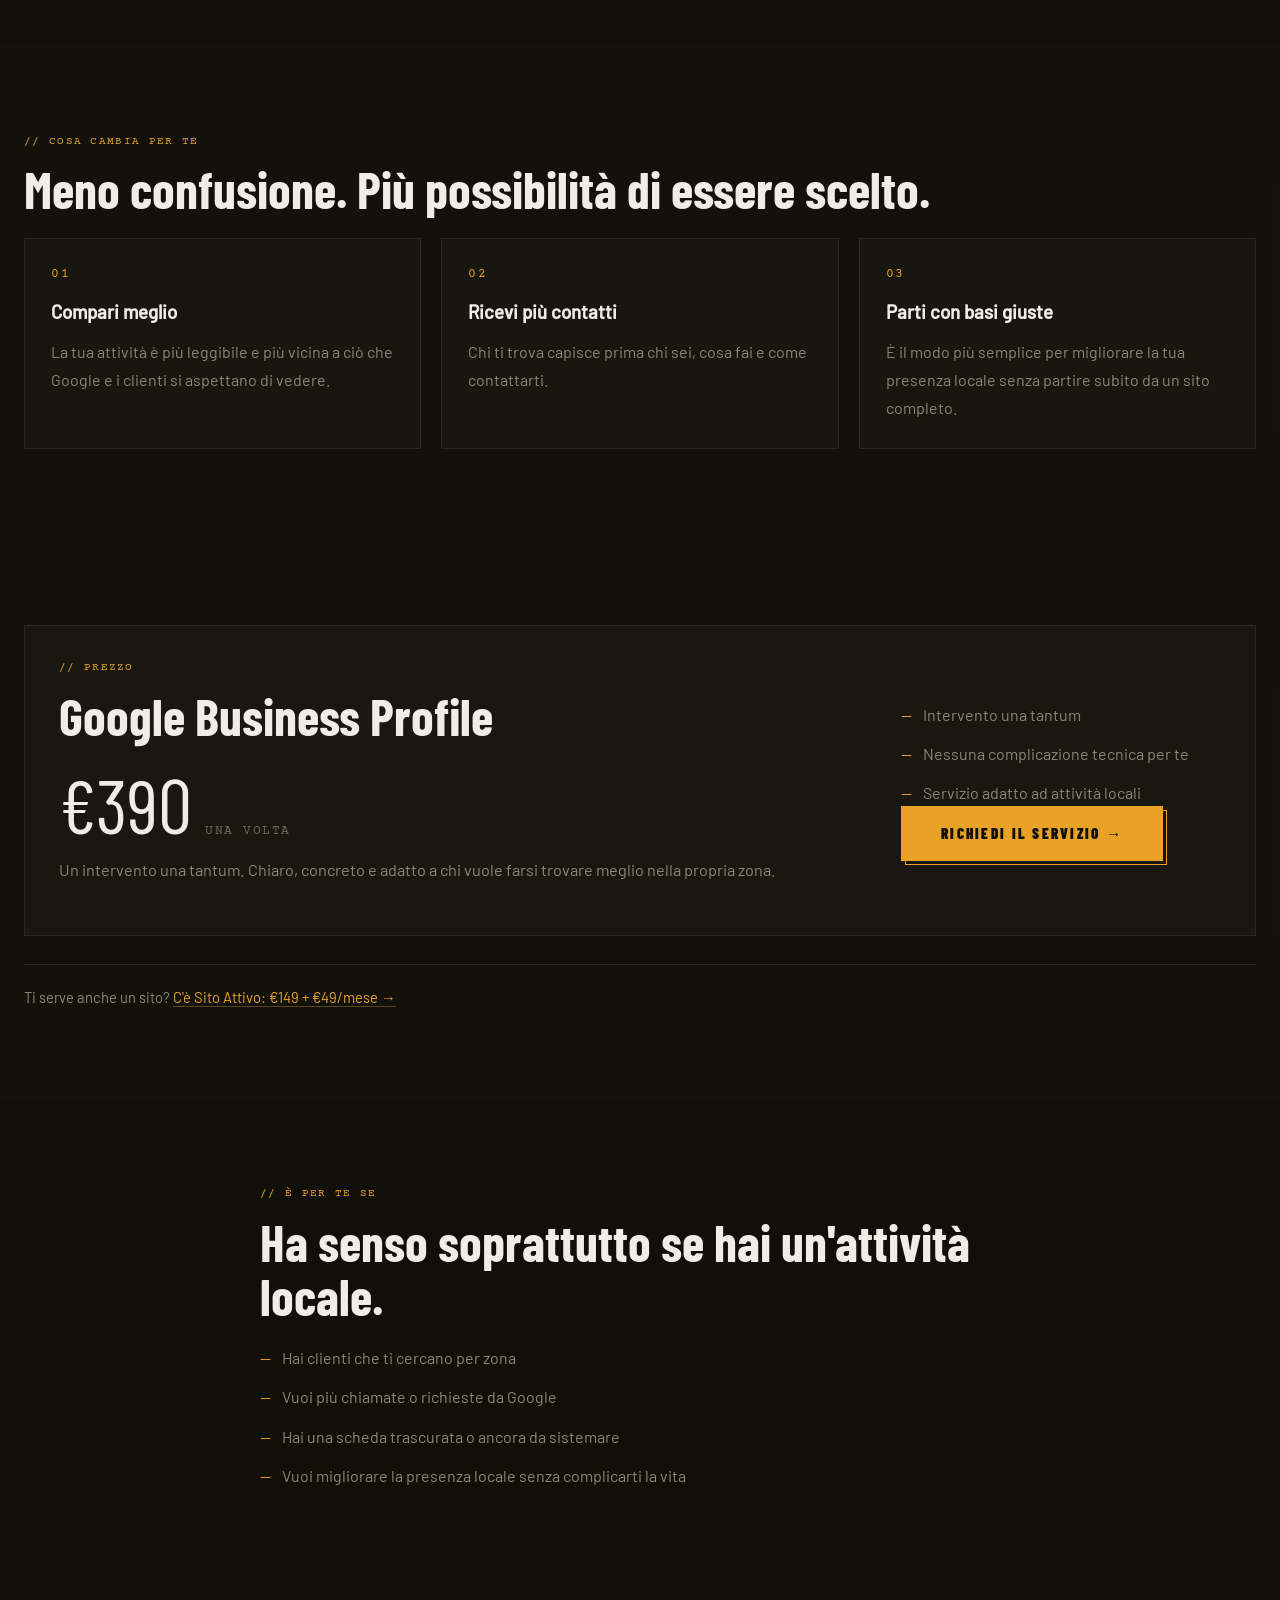
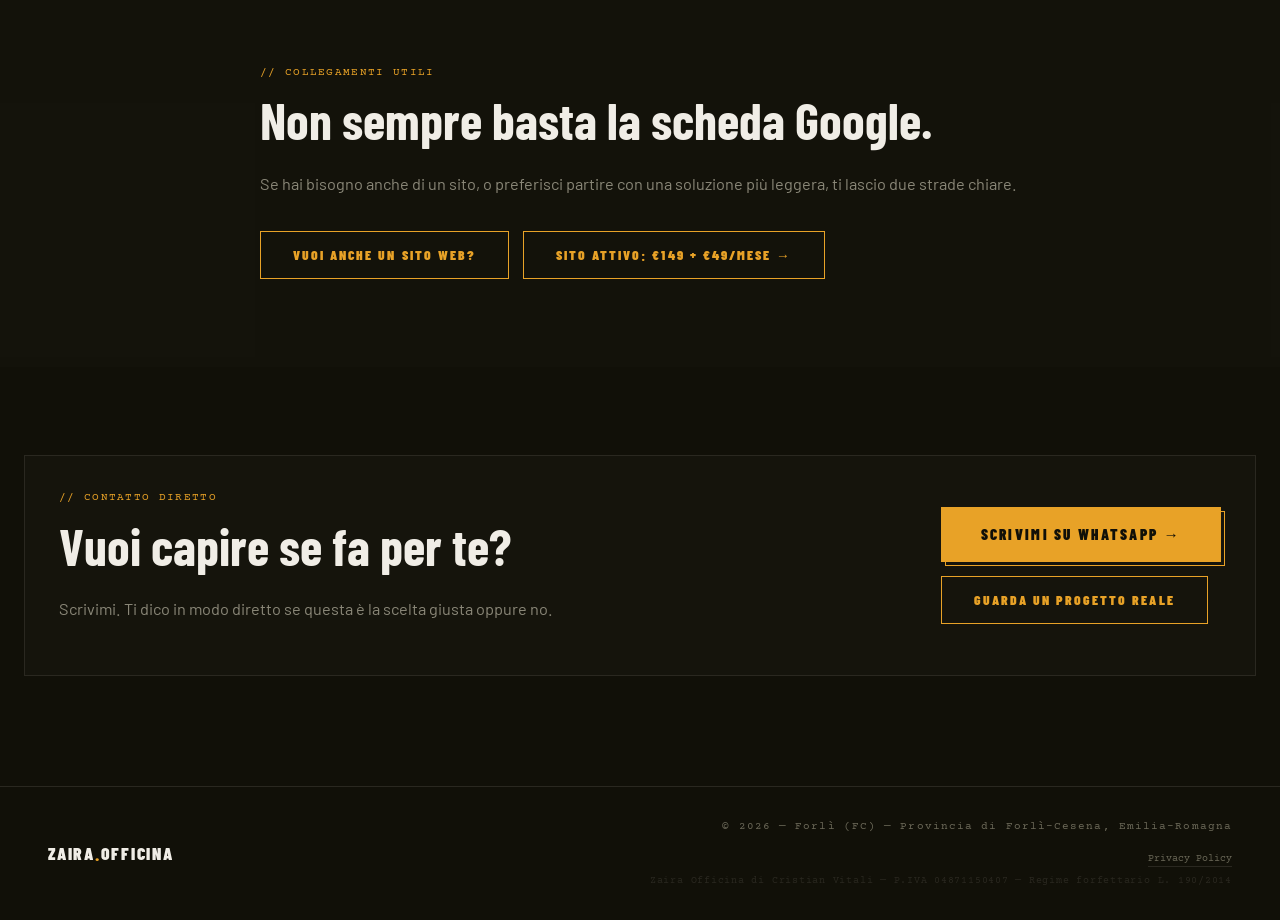
<file: servizi/google-business-profile.html>
<!DOCTYPE html>
<html lang="it">
<head>
<meta charset="UTF-8">
<meta name="viewport" content="width=device-width, initial-scale=1.0, viewport-fit=cover">

<title>Google Business Profile Forlì | Zaira Officina</title>
<meta name="description" content="Ottimizzazione Google Business Profile a Forlì: fatti trovare su Google Maps, ricevi più chiamate e più richieste locali.">
<link rel="canonical" href="https://zairaofficina.it/servizi/google-business-profile.html">
<meta name="robots" content="index, follow, max-snippet:-1, max-image-preview:large, max-video-preview:-1">

<!-- ── FAVICON ─────────────────────────────────────────────────────────── -->
<link rel="icon" type="image/x-icon" href="../img/favicon.ico">
<link rel="icon" type="image/svg+xml" href="../img/favicon.svg">
<link rel="icon" type="image/png" sizes="32x32" href="../img/favicon-32.png">
<link rel="icon" type="image/png" sizes="16x16" href="../img/favicon-16.png">

<!-- ── OPEN GRAPH ────────────────────────────────────────────────────────── -->
<meta property="og:type" content="website">
<meta property="og:locale" content="it_IT">
<meta property="og:site_name" content="Zaira Officina">
<meta property="og:title" content="Google Business Profile Forlì — Ottimizzazione scheda Google | Zaira Officina">
<meta property="og:description" content="Ottimizzo la tua scheda Google Business Profile a Forlì per farti comparire su Google Maps e ricevere più contatti locali.">
<meta property="og:url" content="https://zairaofficina.it/servizi/google-business-profile.html">
<meta property="og:image" content="https://zairaofficina.it/img/og-sito-attivo.jpg">

<!-- ── TWITTER / X CARD ──────────────────────────────────────────────── -->
<meta name="twitter:card" content="summary_large_image">
<meta name="twitter:title" content="Google Business Profile Forlì | Zaira Officina">
<meta name="twitter:description" content="Ottimizzazione scheda Google a Forlì: più visibilità su Maps, più chiamate e clienti reali.">
<meta name="twitter:image" content="https://zairaofficina.it/img/og-sito-attivo.jpg">

<!-- ── SCHEMA.ORG ─────────────────────────────────────────────────────── -->
<script type="application/ld+json">
{
    "@context": "https://schema.org",
    "@type": "Service",
    "name": "Ottimizzazione Google Business Profile a Forlì",
    "serviceType": "Local SEO — Google Business Profile",
    "provider": {
        "@type": "ProfessionalService",
        "name": "Zaira Officina",
        "url": "https://zairaofficina.it/"
    },
    "areaServed": {
        "@type": "AdministrativeArea",
        "name": "Provincia di Forlì-Cesena"
    }
}
</script>

<link rel="stylesheet" href="../css/main.min.css">
<link rel="stylesheet" href="../css/service-page.css">
</head>

<body>

<nav>
    <a href="../index.html" class="nav-logo">
        <span class="logo-name">Zaira<span>.</span>Officina</span>
        <span class="logo-tag">Un'officina digitale per attività reali</span>
    </a>
    <ul class="nav-links">
        <li><a href="../index.html#processo">Come lavoro</a></li>
        <li><a href="../index.html#portfolio">Lavori</a></li>
        <li><a href="../index.html#prezzi">Servizi</a></li>
        <li><a href="../index.html#contatti">Contatti</a></li>
    </ul>
    <a href="https://wa.me/393930719544?text=Ciao%20Cristian%2C%20vorrei%20un%20preventivo." class="nav-cta" target="_blank" rel="noopener">Scrivimi su WhatsApp →</a>
    <button class="hamburger" aria-label="Apri menu" aria-expanded="false">
        <span class="hamburger-bar"></span>
        <span class="hamburger-bar"></span>
        <span class="hamburger-bar"></span>
    </button>
</nav>

<div class="nav-mobile-menu" role="dialog" aria-label="Menu di navigazione">
    <a href="../index.html#processo">Come lavoro</a>
    <a href="../index.html#portfolio">Lavori</a>
    <a href="../index.html#prezzi">Servizi</a>
    <a href="../index.html#contatti" class="nav-mobile-cta">Contatti →</a>
</div>

<main>

    <section class="gb-hero">
        <div class="gb-container gb-hero-grid">

            <div class="gb-hero-left">
                <p class="gb-eyebrow">Servizio local SEO · Forlì e dintorni</p>

                <h1 class="gb-title">
                    Ti cercano su Google.<br>
                    <span>Ti devono trovare.</span>
                </h1>

                <p class="gb-subtitle">
                    Ottimizzo la tua scheda Google Business Profile per farti comparire su Google Maps, ricevere più chiamate e portare più clienti reali alla tua attività.
                </p>

                <div class="gb-hero-actions">
                    <a href="https://wa.me/393930719544?text=Ciao%20Cristian,%20vorrei%20capire%20meglio%20il%20servizio%20Google%20Business%20Profile." class="btn-primary" target="_blank" rel="noopener">Scrivimi su WhatsApp →</a>
                    <a href="#prezzo" class="btn-outline">Vedi prezzo ↓</a>
                </div>

                <p class="gb-note">Prezzo chiaro. Lo paghi una volta. Ti dico subito se ha senso per la tua attività.</p>
            </div>

            <div class="gb-hero-right">
                <div class="gb-panel">
                    <div class="gb-panel-label">// cosa ottieni</div>
                    <ul class="gb-check-list">
                        <li>Presenza più forte su Google Maps</li>
                        <li>Scheda più chiara e più credibile</li>
                        <li>Servizi, categorie e info sistemate bene</li>
                        <li>Base giusta per recensioni e contatti</li>
                    </ul>
                </div>
            </div>

        </div>
    </section>

    <section class="gb-section gb-section--problem">
        <div class="gb-container gb-narrow">
            <p class="gb-section-label">// il problema</p>
            <h2 class="gb-section-title">Se non compari nelle mappe, perdi clienti senza nemmeno accorgertene.</h2>
            <p class="gb-text">
                Quando qualcuno cerca <strong>"pizzeria Forlì"</strong>, <strong>"parrucchiere vicino a me"</strong> o <strong>"idraulico Cesena"</strong>, Google mostra prima la mappa.
            </p>
            <p class="gb-text">
                Se la tua scheda è assente, incompleta o fatta male, il cliente trova un altro. Non perché sei peggiore — perché sei meno visibile.
            </p>
        </div>
    </section>

    <section class="gb-section">
        <div class="gb-container">
            <div class="gb-split">
                <div>
                    <p class="gb-section-label">// cosa faccio</p>
                    <h2 class="gb-section-title">Sistemo la scheda perché lavori meglio.</h2>
                </div>

                <div class="gb-card-list">
                    <article class="gb-card">
                        <h3>Struttura corretta</h3>
                        <p>Creo o sistemo la scheda Google Business Profile con categorie, servizi e informazioni coerenti.</p>
                    </article>

                    <article class="gb-card">
                        <h3>Testi e descrizione</h3>
                        <p>Scrivo una descrizione chiara, utile e orientata alla ricerca locale. Niente testo buttato lì.</p>
                    </article>

                    <article class="gb-card">
                        <h3>Immagini e presenza</h3>
                        <p>Ti aiuto a impostare immagini, contenuti e dettagli che migliorano fiducia e percezione.</p>
                    </article>

                    <article class="gb-card">
                        <h3>Base per recensioni</h3>
                        <p>Ti preparo una base pulita da cui partire per raccogliere recensioni in modo più ordinato.</p>
                    </article>
                </div>
            </div>
        </div>
    </section>

    <section class="gb-section gb-section--results">
        <div class="gb-container">
            <p class="gb-section-label">// cosa cambia per te</p>
            <h2 class="gb-section-title">Meno confusione. Più possibilità di essere scelto.</h2>

            <div class="gb-results-grid">
                <div class="gb-result">
                    <div class="gb-result-num">01</div>
                    <h3>Compari meglio</h3>
                    <p>La tua attività è più leggibile e più vicina a ciò che Google e i clienti si aspettano di vedere.</p>
                </div>

                <div class="gb-result">
                    <div class="gb-result-num">02</div>
                    <h3>Ricevi più contatti</h3>
                    <p>Chi ti trova capisce prima chi sei, cosa fai e come contattarti.</p>
                </div>

                <div class="gb-result">
                    <div class="gb-result-num">03</div>
                    <h3>Parti con basi giuste</h3>
                    <p>È il modo più semplice per migliorare la tua presenza locale senza partire subito da un sito completo.</p>
                </div>
            </div>
        </div>
    </section>

    <section id="prezzo" class="gb-section gb-section--price">
        <div class="gb-container gb-price-box">
            <div>
                <p class="gb-section-label">// prezzo</p>
                <h2 class="gb-section-title">Google Business Profile</h2>
                <p class="gb-price-line"><span class="gb-price">€390</span> <span class="gb-price-note">una volta</span></p>
                <p class="gb-text">Un intervento una tantum. Chiaro, concreto e adatto a chi vuole farsi trovare meglio nella propria zona.</p>
            </div>

            <div class="gb-price-side">
                <ul class="gb-check-list">
                    <li>Intervento una tantum</li>
                    <li>Nessuna complicazione tecnica per te</li>
                    <li>Servizio adatto ad attività locali</li>
                </ul>
                <a href="https://wa.me/393930719544?text=Ciao%20Cristian,%20vorrei%20attivare%20il%20servizio%20Google%20Business%20Profile." class="btn-primary" target="_blank" rel="noopener">Richiedi il servizio →</a>
            </div>
        </div>
    <!-- L'altra formula, nominata dove si decide il prezzo e non a fondo
         pagina: qui il visitatore sta valutando la spesa. -->
    <div class="gb-container">
        <p class="gb-alt">Ti serve anche un sito? <a href="../pages/sito-attivo.html" class="gb-alt-link">C'è Sito Attivo: €149 + €49/mese →</a></p>
    </div>
</section>

    <section class="gb-section">
        <div class="gb-container gb-narrow">
            <p class="gb-section-label">// è per te se</p>
            <h2 class="gb-section-title">Ha senso soprattutto se hai un'attività locale.</h2>
            <ul class="gb-check-list gb-check-list--wide">
                <li>Hai clienti che ti cercano per zona</li>
                <li>Vuoi più chiamate o richieste da Google</li>
                <li>Hai una scheda trascurata o ancora da sistemare</li>
                <li>Vuoi migliorare la presenza locale senza complicarti la vita</li>
            </ul>
        </div>
    </section>

    <section class="gb-section gb-section--problem">
        <div class="gb-container gb-narrow">
            <p class="gb-section-label">// collegamenti utili</p>
            <h2 class="gb-section-title">Non sempre basta la scheda Google.</h2>
            <p class="gb-text">Se hai bisogno anche di un sito, o preferisci partire con una soluzione più leggera, ti lascio due strade chiare.</p>
            <div class="gb-hero-actions">
                <a href="siti-web-forli.html" class="btn-outline">Vuoi anche un sito web?</a>
                <a href="../pages/sito-attivo.html" class="btn-outline">Sito Attivo: €149 + €49/mese →</a>
            </div>
        </div>
    </section>

    <section class="gb-final-cta">
        <div class="gb-container gb-final-cta-box">
            <div>
                <p class="gb-section-label">// contatto diretto</p>
                <h2 class="gb-section-title">Vuoi capire se fa per te?</h2>
                <p class="gb-text">Scrivimi. Ti dico in modo diretto se questa è la scelta giusta oppure no.</p>
            </div>

            <div class="gb-final-actions">
                <a href="https://wa.me/393930719544?text=Ciao%20Cristian,%20ho%20visto%20la%20pagina%20Google%20Business%20Profile." class="btn-primary" target="_blank" rel="noopener">Scrivimi su WhatsApp →</a>
                <a href="../index.html#portfolio" class="btn-outline">Guarda un progetto reale</a>
            </div>
        </div>
    </section>

</main>

<footer>
    <div class="footer-logo">ZAIRA<span>.</span>OFFICINA</div>
    <div class="footer-right">
        <div class="footer-copy">
            © <span id="footer-year"></span> — Forlì (FC) — Provincia di Forlì-Cesena, Emilia-Romagna
        </div>
        <div class="footer-legal">
            <a href="../pages/privacy.html" class="footer-legal-link">Privacy Policy</a>
        </div>
        <div class="footer-disclaimer">
            Zaira Officina di Cristian Vitali — P.IVA 04871150407 — Regime forfettario L. 190/2014
        </div>
    </div>
</footer>

<!-- Floating bar mobile -->
<div class="mobile-cta-bar">
    <a href="https://wa.me/393930719544?text=Ciao%20Cristian,%20vorrei%20capire%20meglio%20il%20servizio%20Google%20Business%20Profile." class="mobile-cta-wa" target="_blank" rel="noopener">
        <svg width="18" height="18" viewBox="0 0 24 24" fill="currentColor"><path d="M17.472 14.382c-.297-.149-1.758-.867-2.03-.967-.273-.099-.471-.148-.67.15-.197.297-.767.966-.94 1.164-.173.199-.347.223-.644.075-.297-.15-1.255-.463-2.39-1.475-.883-.788-1.48-1.761-1.653-2.059-.173-.297-.018-.458.13-.606.134-.133.298-.347.446-.52.149-.174.198-.298.298-.497.099-.198.05-.371-.025-.52-.075-.149-.669-1.612-.916-2.207-.242-.579-.487-.5-.669-.51-.173-.008-.371-.01-.57-.01-.198 0-.52.074-.792.372-.272.297-1.04 1.016-1.04 2.479 0 1.462 1.065 2.875 1.213 3.074.149.198 2.096 3.2 5.077 4.487.709.306 1.262.489 1.694.625.712.227 1.36.195 1.871.118.571-.085 1.758-.719 2.006-1.413.248-.694.248-1.289.173-1.413-.074-.124-.272-.198-.57-.347m-5.421 7.403h-.004a9.87 9.87 0 01-5.031-1.378l-.361-.214-3.741.982.998-3.648-.235-.374a9.86 9.86 0 01-1.51-5.26c.001-5.45 4.436-9.884 9.888-9.884 2.64 0 5.122 1.03 6.988 2.898a9.825 9.825 0 012.893 6.994c-.003 5.45-4.437 9.884-9.885 9.884m8.413-18.297A11.815 11.815 0 0012.05 0C5.495 0 .16 5.335.157 11.892c0 2.096.547 4.142 1.588 5.945L.057 24l6.305-1.654a11.882 11.882 0 005.683 1.448h.005c6.554 0 11.89-5.335 11.893-11.893a11.821 11.821 0 00-3.48-8.413z"/></svg>
        WhatsApp
    </a>
    <a href="../index.html#contatti" class="mobile-cta-form">Scrivici →</a>
</div>

<script src="../js/main.js"></script>
</body>
</html>
</file>
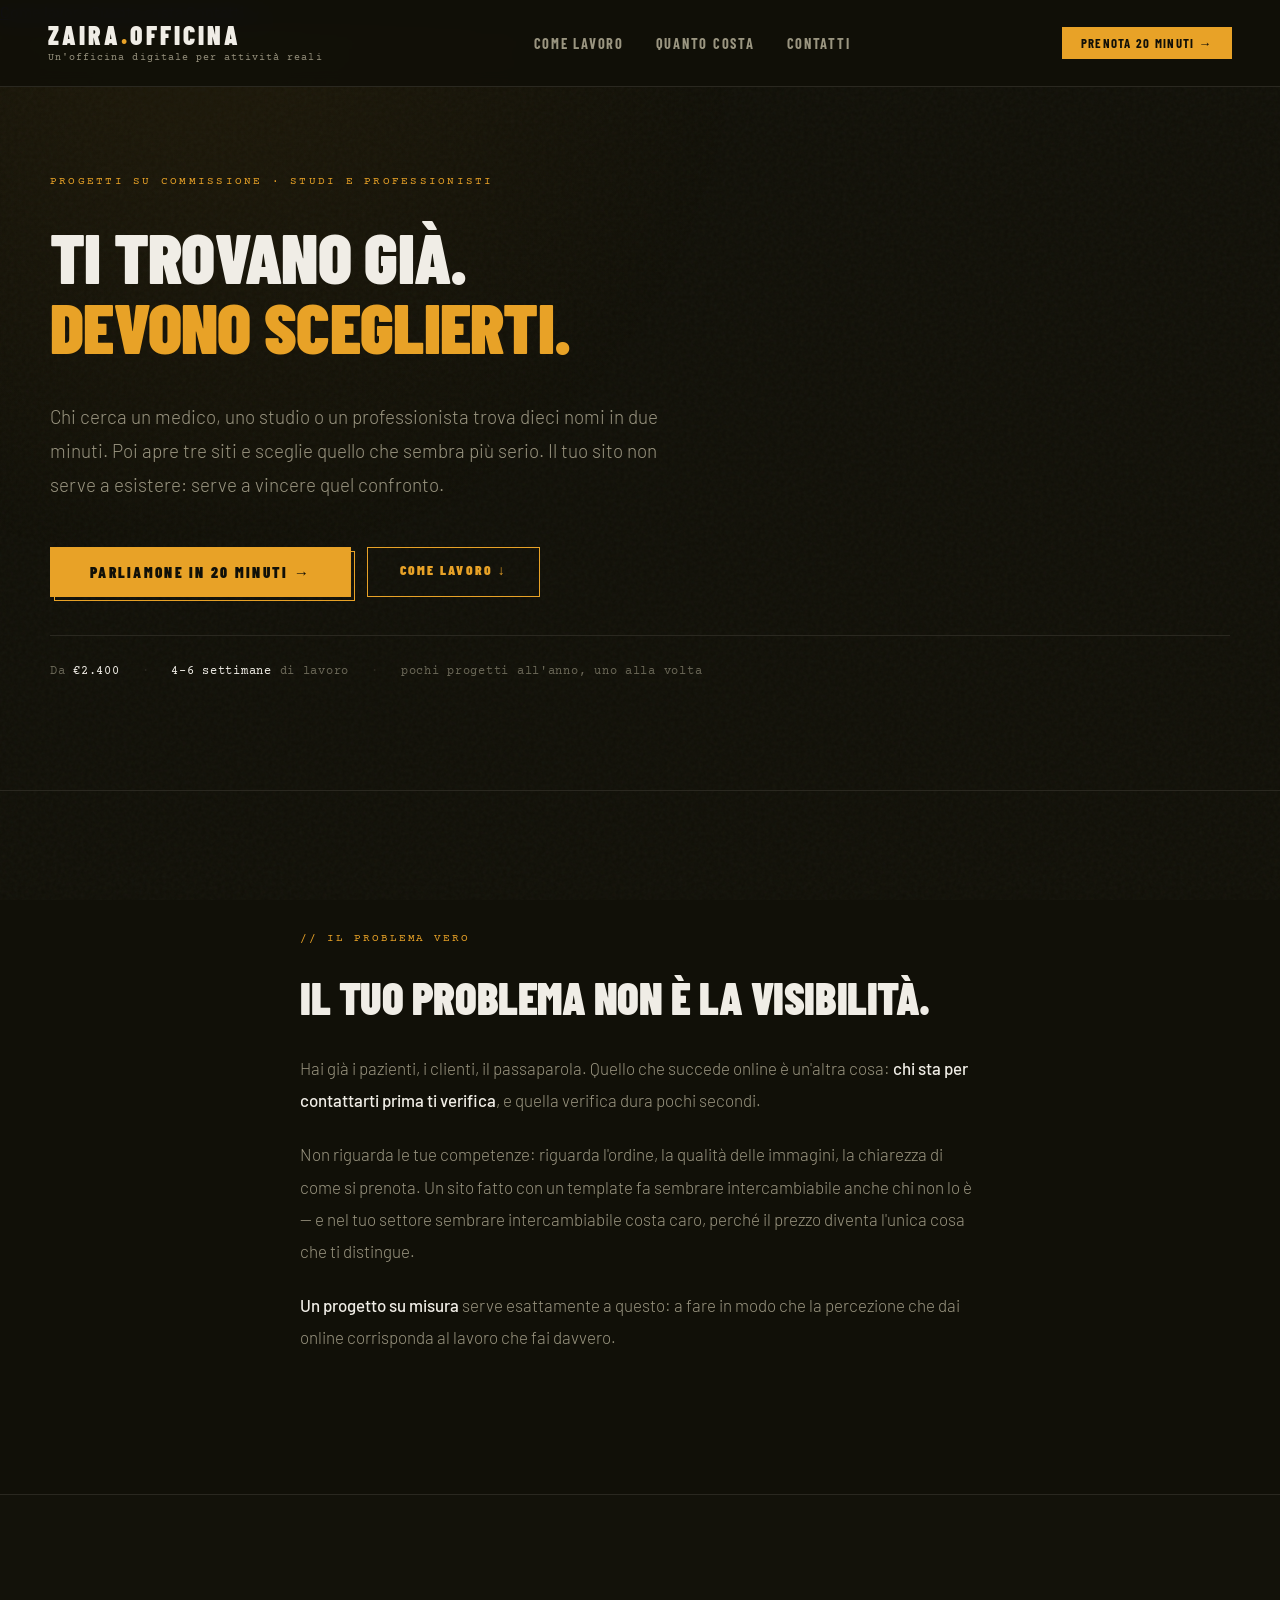
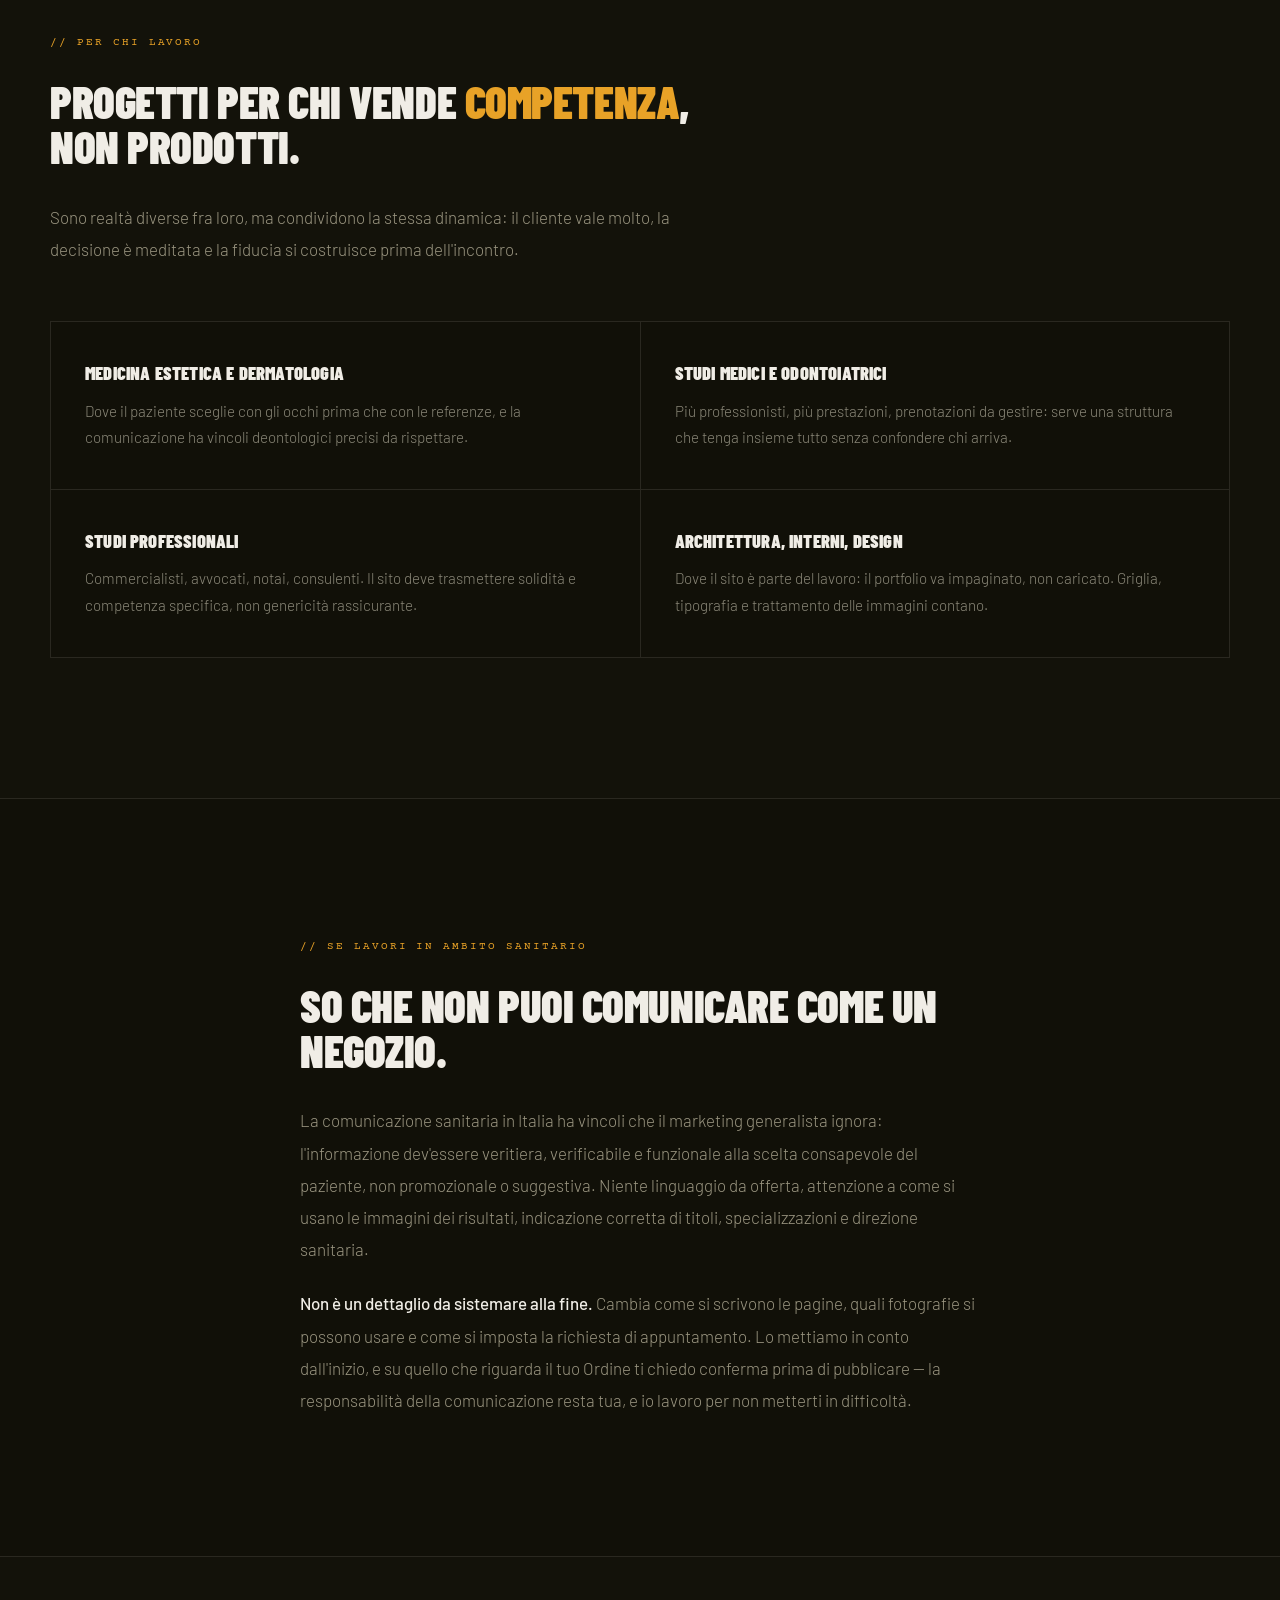
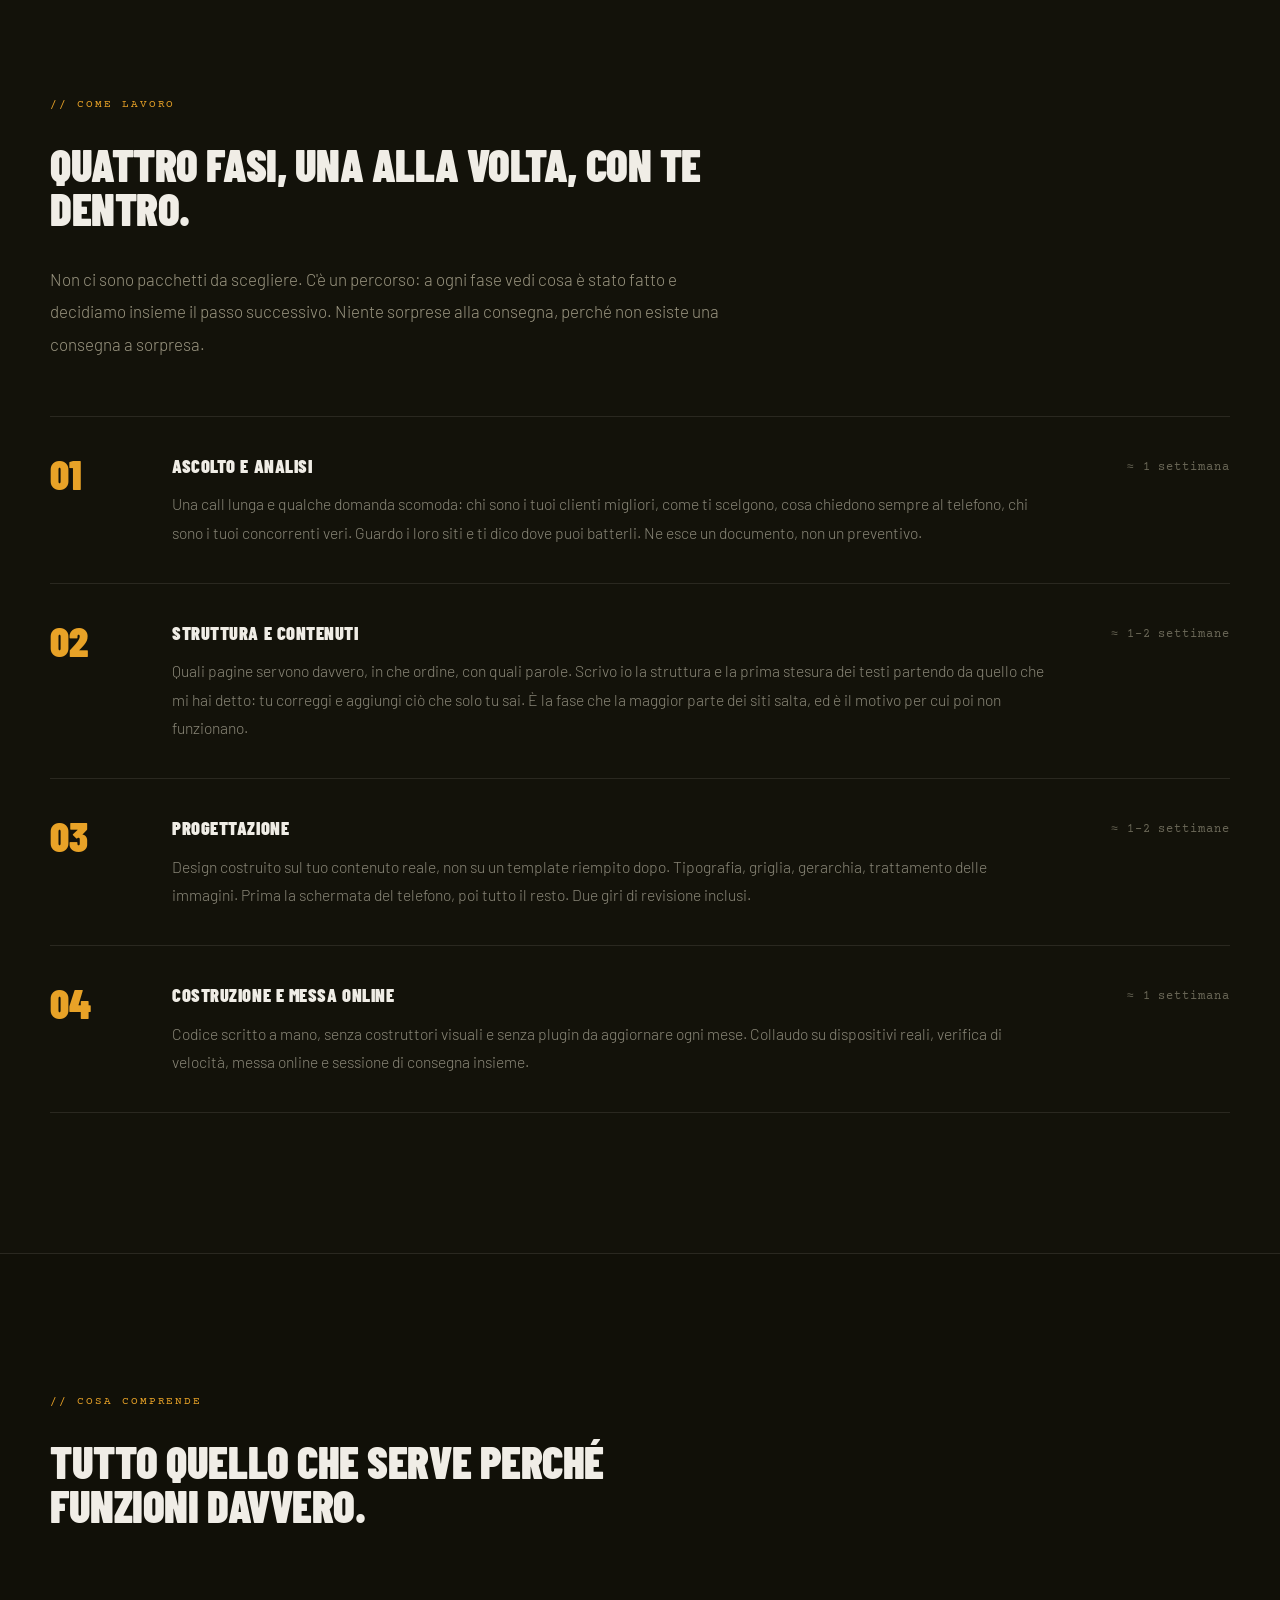
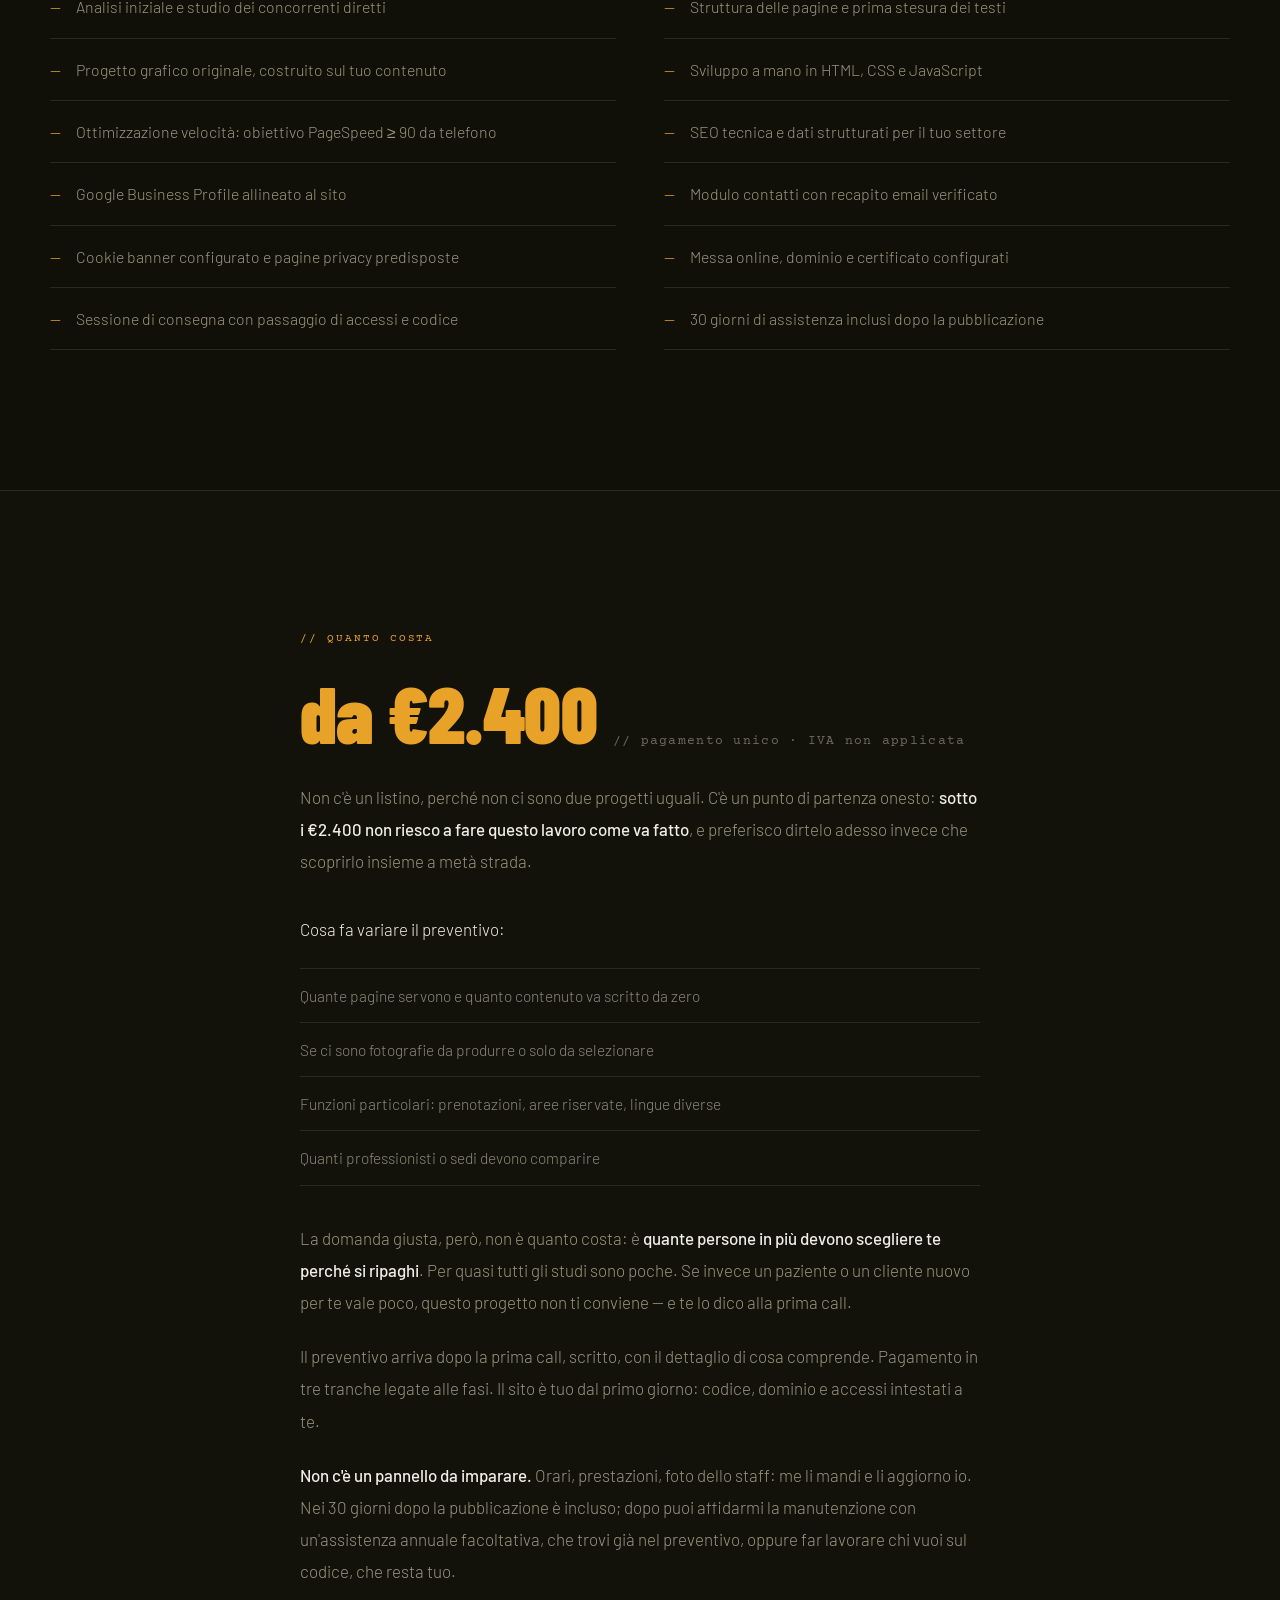
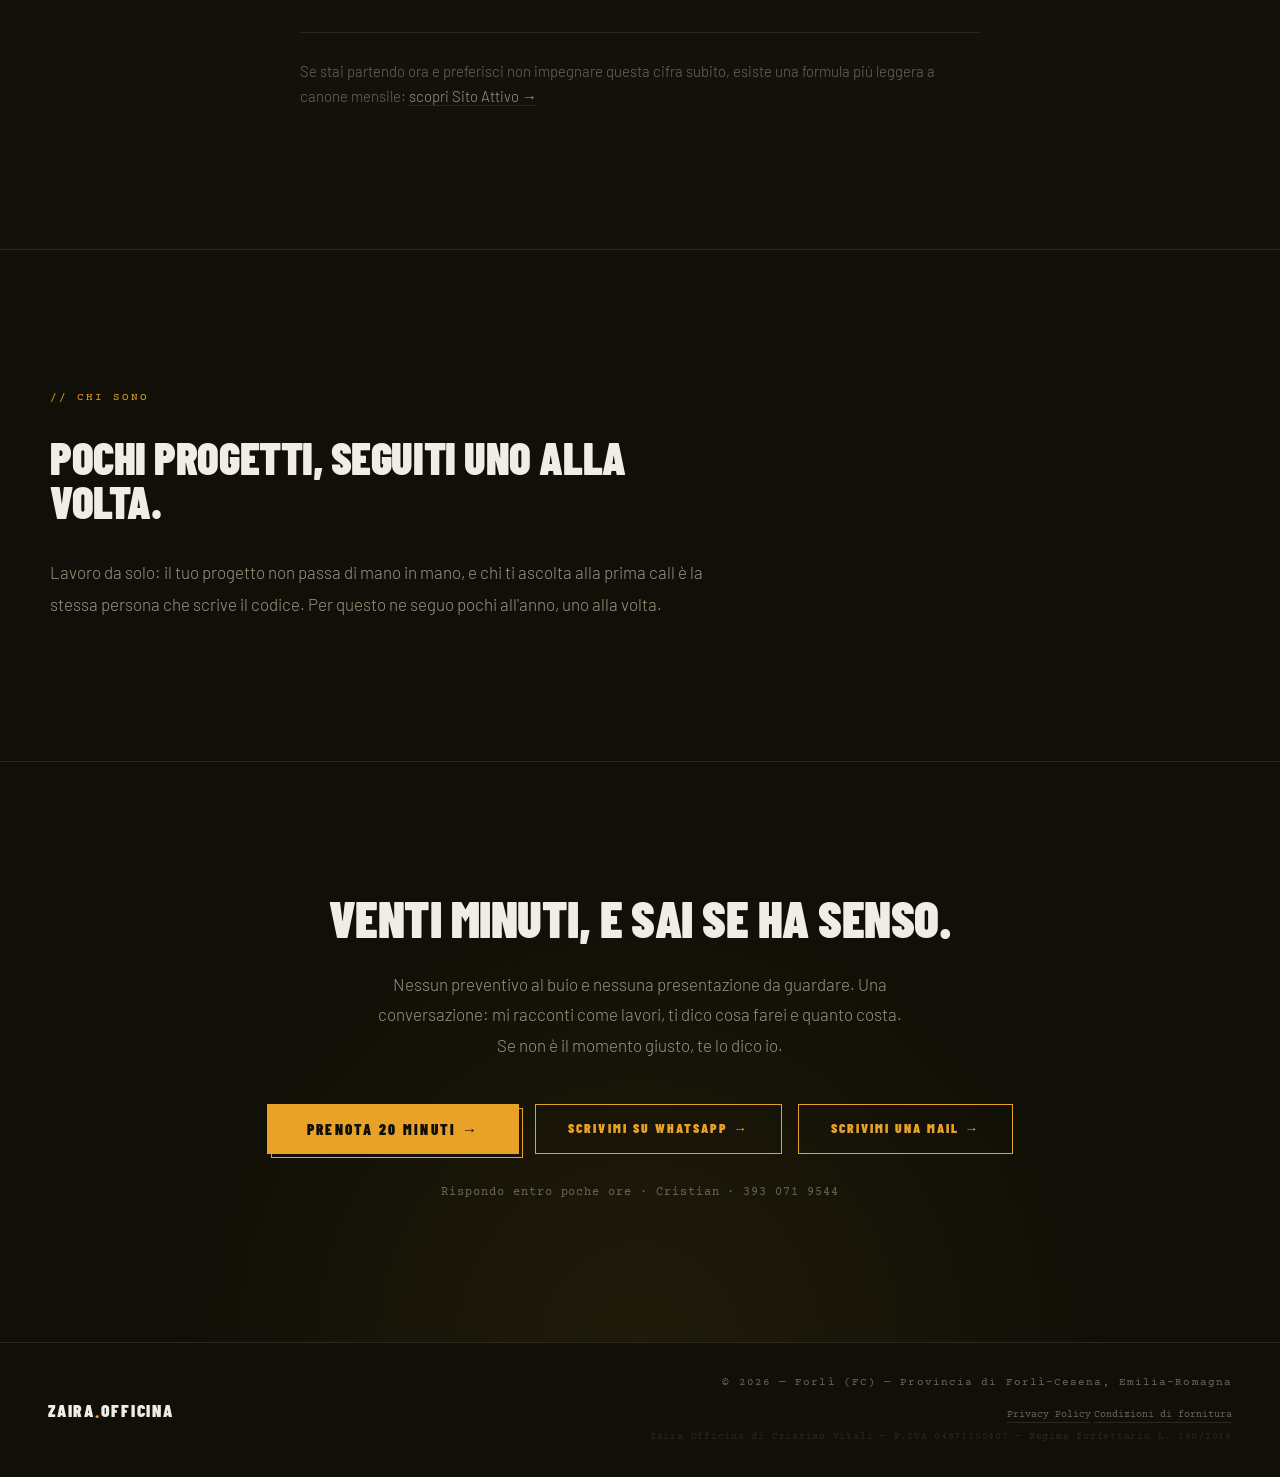
<file: servizi/progetti-su-misura.html>
<!DOCTYPE html>
<html lang="it">

<head>
    <meta charset="UTF-8">
    <meta name="viewport" content="width=device-width, initial-scale=1.0, viewport-fit=cover">

    <!-- PROGETTI SU MISURA — studi medici, studi professionali, architettura -->

    <title>Progetti su misura per studi e professionisti | Zaira Officina</title>
    <meta name="description" content="Siti su misura per studi medici, medicina estetica, studi professionali e di architettura. Progetto costruito su di te, non su un template. Da €2.400, 4–6 settimane.">
    <link rel="canonical" href="https://zairaofficina.it/servizi/progetti-su-misura.html">
    <meta name="robots" content="index, follow, max-snippet:-1, max-image-preview:large, max-video-preview:-1">

    <!-- ── FAVICON ─────────────────────────────────────────────────────────── -->
    <link rel="icon" type="image/x-icon" href="../img/favicon.ico">
    <link rel="icon" type="image/svg+xml" href="../img/favicon.svg">
    <link rel="icon" type="image/png" sizes="32x32" href="../img/favicon-32.png">
    <link rel="icon" type="image/png" sizes="16x16" href="../img/favicon-16.png">

    <!-- ── OPEN GRAPH ──────────────────────────────────────────────────────── -->
    <meta property="og:type" content="website">
    <meta property="og:locale" content="it_IT">
    <meta property="og:site_name" content="Zaira Officina">
    <meta property="og:title" content="Progetti su misura per studi e professionisti | Zaira Officina">
    <meta property="og:description" content="Chi ti cerca ti trova già. Il sito serve a farti scegliere. Progetti su misura per studi medici, medicina estetica e studi professionali.">
    <meta property="og:url" content="https://zairaofficina.it/servizi/progetti-su-misura.html">
    <meta property="og:image" content="https://zairaofficina.it/img/og-progetti-su-misura.jpg">

    <!-- ── TWITTER / X CARD ────────────────────────────────────────────────── -->
    <meta name="twitter:card" content="summary_large_image">
    <meta name="twitter:title" content="Progetti su misura per studi e professionisti | Zaira Officina">
    <meta name="twitter:description" content="Chi ti cerca ti trova già. Il sito serve a farti scegliere.">
    <meta name="twitter:image" content="https://zairaofficina.it/img/og-progetti-su-misura.jpg">

    <!-- ── SCHEMA.ORG ──────────────────────────────────────────────────────── -->
    <script type="application/ld+json">
    {
        "@context": "https://schema.org",
        "@type": "Service",
        "name": "Progetti web su misura per studi e professionisti",
        "serviceType": "Progettazione e realizzazione siti web su misura",
        "provider": {
            "@type": "ProfessionalService",
            "name": "Zaira Officina",
            "url": "https://zairaofficina.it/"
        },
        "areaServed": {
            "@type": "Country",
            "name": "Italia"
        },
        "offers": {
            "@type": "Offer",
            "priceCurrency": "EUR",
            "price": "2400",
            "priceSpecification": {
                "@type": "PriceSpecification",
                "priceCurrency": "EUR",
                "minPrice": "2400"
            }
        }
    }
    </script>

    <link rel="stylesheet" href="../css/main.min.css">
    <link rel="stylesheet" href="../css/progetti-su-misura.css">
</head>

<body>

    <nav>
        <a href="../index.html" class="nav-logo">
            <span class="logo-name">Zaira<span>.</span>Officina</span>
            <span class="logo-tag">Un'officina digitale per attività reali</span>
        </a>
        <ul class="nav-links">
            <li><a href="#metodo">Come lavoro</a></li>
            <li><a href="#prezzo">Quanto costa</a></li>
            <li><a href="#contatti">Contatti</a></li>
        </ul>
        <button type="button" class="nav-cta" data-cal-namespace="20min" data-cal-link="zaira.officina/20min" data-cal-config='{"layout":"month_view","theme":"dark"}'>Prenota 20 minuti →</button>
        <button class="hamburger" aria-label="Apri menu" aria-expanded="false">
            <span class="hamburger-bar"></span>
            <span class="hamburger-bar"></span>
            <span class="hamburger-bar"></span>
        </button>
    </nav>

    <div class="nav-mobile-menu" role="dialog" aria-label="Menu di navigazione">
        <a href="#metodo">Come lavoro</a>
        <a href="#prezzo">Quanto costa</a>
        <a href="#contatti" class="nav-mobile-cta">Contatti →</a>
    </div>

    <main>

        <!-- HERO -->
        <section class="su-hero">
            <div class="su-wrap">

                <p class="su-hero-eyebrow">Progetti su commissione · Studi e professionisti</p>

                <h1 class="su-hero-title">
                    Ti trovano già.<br>
                    <span>Devono sceglierti.</span>
                </h1>

                <p class="su-hero-lead">
                    Chi cerca un medico, uno studio o un professionista trova dieci nomi in due
                    minuti. Poi apre tre siti e sceglie quello che sembra più serio. Il tuo sito
                    non serve a esistere: serve a vincere quel confronto.
                </p>

                <div class="su-hero-actions">
                    <button type="button" class="btn-primary" data-cal-namespace="20min" data-cal-link="zaira.officina/20min" data-cal-config='{"layout":"month_view","theme":"dark"}'>Parliamone in 20 minuti →</button>
                    <a href="#metodo" class="btn-outline">Come lavoro ↓</a>
                </div>

                <p class="su-hero-meta">
                    <span>Da <strong>€2.400</strong></span>
                    <span class="su-hero-meta-sep" aria-hidden="true">·</span>
                    <span><strong>4–6 settimane</strong> di lavoro</span>
                    <span class="su-hero-meta-sep" aria-hidden="true">·</span>
                    <span>pochi progetti all'anno, uno alla volta</span>
                </p>

            </div>
        </section>


        <!-- IL PROBLEMA -->
        <section class="su-sec">
            <div class="su-wrap su-measure">

                <p class="su-label">// il problema vero</p>

                <h2 class="su-h2">Il tuo problema non è la visibilità.</h2>

                <p class="su-p">
                    Hai già i pazienti, i clienti, il passaparola. Quello che succede online è
                    un'altra cosa: <strong>chi sta per contattarti prima ti verifica</strong>, e
                    quella verifica dura pochi secondi.
                </p>

                <p class="su-p">
                    Non riguarda le tue competenze: riguarda l'ordine, la qualità delle
                    immagini, la chiarezza di come si prenota. Un sito fatto con un template fa
                    sembrare intercambiabile anche chi non lo è — e nel tuo settore sembrare
                    intercambiabile costa caro, perché il prezzo diventa l'unica cosa che ti
                    distingue.
                </p>

                <p class="su-p">
                    <strong>Un progetto su misura</strong> serve esattamente a questo: a fare in modo
                    che la percezione che dai online corrisponda al lavoro che fai davvero.
                </p>

            </div>
        </section>


        <!-- PER CHI -->
        <section class="su-sec su-sec--alt">
            <div class="su-wrap">

                <div class="su-measure">
                    <p class="su-label">// per chi lavoro</p>
                    <h2 class="su-h2">Progetti per chi vende <em>competenza</em>, non prodotti.</h2>
                    <p class="su-p">
                        Sono realtà diverse fra loro, ma condividono la stessa dinamica: il cliente
                        vale molto, la decisione è meditata e la fiducia si costruisce prima
                        dell'incontro.
                    </p>
                </div>

                <div class="su-for">

                    <div class="su-for-item">
                        <h3 class="su-for-name">Medicina estetica e dermatologia</h3>
                        <p class="su-for-desc">
                            Dove il paziente sceglie con gli occhi prima che con le referenze, e
                            la comunicazione ha vincoli deontologici precisi da rispettare.
                        </p>
                    </div>

                    <div class="su-for-item">
                        <h3 class="su-for-name">Studi medici e odontoiatrici</h3>
                        <p class="su-for-desc">
                            Più professionisti, più prestazioni, prenotazioni da gestire: serve una
                            struttura che tenga insieme tutto senza confondere chi arriva.
                        </p>
                    </div>

                    <div class="su-for-item">
                        <h3 class="su-for-name">Studi professionali</h3>
                        <p class="su-for-desc">
                            Commercialisti, avvocati, notai, consulenti. Il sito deve trasmettere
                            solidità e competenza specifica, non genericità rassicurante.
                        </p>
                    </div>

                    <div class="su-for-item">
                        <h3 class="su-for-name">Architettura, interni, design</h3>
                        <p class="su-for-desc">
                            Dove il sito è parte del lavoro: il portfolio va impaginato, non
                            caricato. Griglia, tipografia e trattamento delle immagini contano.
                        </p>
                    </div>

                </div>

            </div>
        </section>


        <!-- AMBITO SANITARIO -->
        <section class="su-sec">
            <div class="su-wrap su-measure">

                <p class="su-label">// se lavori in ambito sanitario</p>

                <h2 class="su-h2">So che non puoi comunicare come un negozio.</h2>

                <p class="su-p">
                    La comunicazione sanitaria in Italia ha vincoli che il marketing generalista
                    ignora: l'informazione dev'essere veritiera, verificabile e funzionale alla
                    scelta consapevole del paziente, non promozionale o suggestiva. Niente
                    linguaggio da offerta, attenzione a come si usano le immagini dei risultati,
                    indicazione corretta di titoli, specializzazioni e direzione sanitaria.
                </p>

                <p class="su-p">
                    <strong>Non è un dettaglio da sistemare alla fine.</strong> Cambia come si
                    scrivono le pagine, quali fotografie si possono usare e come si imposta la
                    richiesta di appuntamento. Lo mettiamo in conto dall'inizio, e su quello che
                    riguarda il tuo Ordine ti chiedo conferma prima di pubblicare — la
                    responsabilità della comunicazione resta tua, e io lavoro per non metterti
                    in difficoltà.
                </p>

            </div>
        </section>


        <!-- METODO -->
        <section id="metodo" class="su-sec su-sec--alt">
            <div class="su-wrap">

                <div class="su-measure">
                    <p class="su-label">// come lavoro</p>
                    <h2 class="su-h2">Quattro fasi, una alla volta, con te dentro.</h2>
                    <p class="su-p">
                        Non ci sono pacchetti da scegliere. C'è un percorso: a ogni fase vedi cosa
                        è stato fatto e decidiamo insieme il passo successivo. Niente sorprese
                        alla consegna, perché non esiste una consegna a sorpresa.
                    </p>
                </div>

                <div class="su-steps">

                    <div class="su-step">
                        <div class="su-step-num">01</div>
                        <div>
                            <h3 class="su-step-title">Ascolto e analisi</h3>
                            <p class="su-step-desc">
                                Una call lunga e qualche domanda scomoda: chi sono i tuoi clienti
                                migliori, come ti scelgono, cosa chiedono sempre al telefono, chi
                                sono i tuoi concorrenti veri. Guardo i loro siti e ti dico dove
                                puoi batterli. Ne esce un documento, non un preventivo.
                            </p>
                        </div>
                        <div class="su-step-time">≈ 1 settimana</div>
                    </div>

                    <div class="su-step">
                        <div class="su-step-num">02</div>
                        <div>
                            <h3 class="su-step-title">Struttura e contenuti</h3>
                            <p class="su-step-desc">
                                Quali pagine servono davvero, in che ordine, con quali parole.
                                Scrivo io la struttura e la prima stesura dei testi partendo da
                                quello che mi hai detto: tu correggi e aggiungi ciò che solo tu
                                sai. È la fase che la maggior parte dei siti salta, ed è il motivo
                                per cui poi non funzionano.
                            </p>
                        </div>
                        <div class="su-step-time">≈ 1–2 settimane</div>
                    </div>

                    <div class="su-step">
                        <div class="su-step-num">03</div>
                        <div>
                            <h3 class="su-step-title">Progettazione</h3>
                            <p class="su-step-desc">
                                Design costruito sul tuo contenuto reale, non su un template
                                riempito dopo. Tipografia, griglia, gerarchia, trattamento delle
                                immagini. Prima la schermata del telefono, poi tutto il resto.
                                Due giri di revisione inclusi.
                            </p>
                        </div>
                        <div class="su-step-time">≈ 1–2 settimane</div>
                    </div>

                    <div class="su-step">
                        <div class="su-step-num">04</div>
                        <div>
                            <h3 class="su-step-title">Costruzione e messa online</h3>
                            <p class="su-step-desc">
                                Codice scritto a mano, senza costruttori visuali e senza plugin da
                                aggiornare ogni mese. Collaudo su dispositivi reali, verifica di
                                velocità, messa online e sessione di consegna insieme.
                            </p>
                        </div>
                        <div class="su-step-time">≈ 1 settimana</div>
                    </div>

                </div>

            </div>
        </section>


        <!-- COSA COMPRENDE -->
        <section class="su-sec">
            <div class="su-wrap">

                <div class="su-measure">
                    <p class="su-label">// cosa comprende</p>
                    <h2 class="su-h2">Tutto quello che serve perché funzioni davvero.</h2>
                </div>

                <ul class="su-incl">
                    <li>Analisi iniziale e studio dei concorrenti diretti</li>
                    <li>Struttura delle pagine e prima stesura dei testi</li>
                    <li>Progetto grafico originale, costruito sul tuo contenuto</li>
                    <li>Sviluppo a mano in HTML, CSS e JavaScript</li>
                    <li>Ottimizzazione velocità: obiettivo PageSpeed ≥ 90 da telefono</li>
                    <li>SEO tecnica e dati strutturati per il tuo settore</li>
                    <li>Google Business Profile allineato al sito</li>
                    <li>Modulo contatti con recapito email verificato</li>
                    <li>Cookie banner configurato e pagine privacy predisposte</li>
                    <li>Messa online, dominio e certificato configurati</li>
                    <li>Sessione di consegna con passaggio di accessi e codice</li>
                    <li>30 giorni di assistenza inclusi dopo la pubblicazione</li>
                </ul>

            </div>
        </section>


        <!-- PREZZO -->
        <section id="prezzo" class="su-sec su-sec--alt">
            <div class="su-wrap su-measure">

                <p class="su-label">// quanto costa</p>

                <div class="su-price">
                    <span class="su-price-num">da €2.400</span>
                    <span class="su-price-note">// pagamento unico · IVA non applicata</span>
                </div>

                <p class="su-p">
                    Non c'è un listino, perché non ci sono due progetti uguali. C'è un punto di
                    partenza onesto: <strong>sotto i €2.400 non riesco a fare questo lavoro come
                    va fatto</strong>, e preferisco dirtelo adesso invece che scoprirlo insieme a
                    metà strada.
                </p>

                <p class="su-p su-price-what-lead">Cosa fa variare il preventivo:</p>

                <ul class="su-price-what">
                    <li>Quante pagine servono e quanto contenuto va scritto da zero</li>
                    <li>Se ci sono fotografie da produrre o solo da selezionare</li>
                    <li>Funzioni particolari: prenotazioni, aree riservate, lingue diverse</li>
                    <li>Quanti professionisti o sedi devono comparire</li>
                </ul>

                <p class="su-p">
                    La domanda giusta, però, non è quanto costa: è <strong>quante persone in più
                    devono scegliere te perché si ripaghi</strong>. Per quasi tutti gli studi sono
                    poche. Se invece un paziente o un cliente nuovo per te vale poco, questo
                    progetto non ti conviene — e te lo dico alla prima call.
                </p>

                <p class="su-p">
                    Il preventivo arriva dopo la prima call, scritto, con il dettaglio di cosa
                    comprende. Pagamento in tre tranche legate alle fasi. Il sito è tuo dal primo
                    giorno: codice, dominio e accessi intestati a te.
                </p>

                <p class="su-p">
                    <strong>Non c'è un pannello da imparare.</strong> Orari, prestazioni, foto
                    dello staff: me li mandi e li aggiorno io. Nei 30 giorni dopo la
                    pubblicazione è incluso; dopo puoi affidarmi la manutenzione con
                    un'assistenza annuale facoltativa, che trovi già nel preventivo, oppure far
                    lavorare chi vuoi sul codice, che resta tuo.
                </p>

                <p class="su-alt">
                    Se stai partendo ora e preferisci non impegnare questa cifra subito, esiste
                    una formula più leggera a canone mensile:
                    <a href="../pages/sito-attivo.html">scopri Sito Attivo →</a>
                </p>

            </div>
        </section>


        <!-- CHI SONO -->
        <section class="su-sec">
            <div class="su-wrap">

                <div class="su-measure">
                    <p class="su-label">// chi sono</p>
                    <h2 class="su-h2">Pochi progetti, seguiti uno alla volta.</h2>
                    <p class="su-p">
                        Lavoro da solo: il tuo progetto non passa di mano in mano, e chi ti
                        ascolta alla prima call è la stessa persona che scrive il codice. Per
                        questo ne seguo pochi all'anno, uno alla volta.
                    </p>
                </div>

            </div>
        </section>


        <!-- CONTATTI -->
        <section id="contatti" class="su-cta">
            <div class="su-wrap">

                <h2 class="su-cta-title">Venti minuti, e sai se ha senso.</h2>

                <p class="su-cta-sub">
                    Nessun preventivo al buio e nessuna presentazione da guardare. Una
                    conversazione: mi racconti come lavori, ti dico cosa farei e quanto costa.
                    Se non è il momento giusto, te lo dico io.
                </p>

                <div class="su-cta-actions">
                    <button type="button" class="btn-primary" data-cal-namespace="20min" data-cal-link="zaira.officina/20min" data-cal-config='{"layout":"month_view","theme":"dark"}'>Prenota 20 minuti →</button>
                    <a href="https://wa.me/393930719544?text=Ciao%20Cristian%2C%20ho%20visto%20la%20pagina%20Progetti%20su%20misura.%20Quando%20possiamo%20sentirci%3F" class="btn-outline" target="_blank" rel="noopener">Scrivimi su WhatsApp →</a>
                    <a href="mailto:info@zairaofficina.it?subject=Progetto%20su%20misura" class="btn-outline">Scrivimi una mail →</a>
                </div>

                <p class="su-cta-note">Rispondo entro poche ore · Cristian · 393 071 9544</p>

            </div>
        </section>

    </main>

    <footer>
        <div class="footer-logo">ZAIRA<span>.</span>OFFICINA</div>
        <div class="footer-right">
            <div class="footer-copy">
                © <span id="footer-year"></span> — Forlì (FC) — Provincia di Forlì-Cesena, Emilia-Romagna
            </div>
            <div class="footer-legal">
                <a href="../pages/privacy.html" class="footer-legal-link">Privacy Policy</a>
                <a href="../pages/fornitura-termini.html" class="footer-legal-link">Condizioni di fornitura</a>
            </div>
            <div class="footer-disclaimer">
                Zaira Officina di Cristian Vitali — P.IVA 04871150407 — Regime forfettario L. 190/2014
            </div>
        </div>
    </footer>

    <!-- Floating bar mobile -->
    <div class="mobile-cta-bar">
        <a href="https://wa.me/393930719544?text=Ciao%20Cristian%2C%20ho%20visto%20la%20pagina%20Progetti%20su%20misura." class="mobile-cta-wa" target="_blank" rel="noopener">
            <svg width="18" height="18" viewBox="0 0 24 24" fill="currentColor"><path d="M17.472 14.382c-.297-.149-1.758-.867-2.03-.967-.273-.099-.471-.148-.67.15-.197.297-.767.966-.94 1.164-.173.199-.347.223-.644.075-.297-.15-1.255-.463-2.39-1.475-.883-.788-1.48-1.761-1.653-2.059-.173-.297-.018-.458.13-.606.134-.133.298-.347.446-.52.149-.174.198-.298.298-.497.099-.198.05-.371-.025-.52-.075-.149-.669-1.612-.916-2.207-.242-.579-.487-.5-.669-.51-.173-.008-.371-.01-.57-.01-.198 0-.52.074-.792.372-.272.297-1.04 1.016-1.04 2.479 0 1.462 1.065 2.875 1.213 3.074.149.198 2.096 3.2 5.077 4.487.709.306 1.262.489 1.694.625.712.227 1.36.195 1.871.118.571-.085 1.758-.719 2.006-1.413.248-.694.248-1.289.173-1.413-.074-.124-.272-.198-.57-.347m-5.421 7.403h-.004a9.87 9.87 0 01-5.031-1.378l-.361-.214-3.741.982.998-3.648-.235-.374a9.86 9.86 0 01-1.51-5.26c.001-5.45 4.436-9.884 9.888-9.884 2.64 0 5.122 1.03 6.988 2.898a9.825 9.825 0 012.893 6.994c-.003 5.45-4.437 9.884-9.885 9.884m8.413-18.297A11.815 11.815 0 0012.05 0C5.495 0 .16 5.335.157 11.892c0 2.096.547 4.142 1.588 5.945L.057 24l6.305-1.654a11.882 11.882 0 005.683 1.448h.005c6.554 0 11.89-5.335 11.893-11.893a11.821 11.821 0 00-3.48-8.413z"/></svg>
            WhatsApp
        </a>
        <a href="#prezzo" class="mobile-cta-form">Quanto costa →</a>
    </div>

    <!-- Cal.com embed (popup): apre il calendario in overlay senza lasciare la pagina. -->
    <script type="text/javascript">
      (function (C, A, L) { let p = function (a, ar) { a.q.push(ar); }; let d = C.document; C.Cal = C.Cal || function () { let cal = C.Cal; let ar = arguments; if (!cal.loaded) { cal.ns = {}; cal.q = cal.q || []; d.head.appendChild(d.createElement("script")).src = A; cal.loaded = true; } if (ar[0] === L) { const api = function () { p(api, arguments); }; const namespace = ar[1]; api.q = api.q || []; if (typeof namespace === "string") { cal.ns[namespace] = cal.ns[namespace] || api; p(cal.ns[namespace], ar); p(cal, ["initNamespace", namespace]); } else p(cal, ar); return; } p(cal, ar); }; })(window, "https://app.cal.com/embed/embed.js", "init");
      Cal("init", "20min", { origin: "https://cal.com" });
      Cal.ns["20min"]("ui", {
        "theme": "dark",
        "styles": { "branding": { "brandColor": "#e8a227" } },
        "hideEventTypeDetails": false,
        "layout": "month_view"
      });

      // Sfuoca e scurisce lo sfondo del sito quando il popup e' aperto, cosi'
      // il calendario legge come primario: il backdrop vive nello shadow DOM
      // del modal, quindi va stilizzato iniettando uno <style> li' dentro.
      (function () {
        function styleBackdrop(root) {
          if (root.querySelector("style[data-zaira-backdrop]")) return;
          const style = document.createElement("style");
          style.setAttribute("data-zaira-backdrop", "");
          style.textContent = ".my-backdrop { backdrop-filter: blur(6px) !important; -webkit-backdrop-filter: blur(6px) !important; background: rgba(5,5,5,0.88) !important; }";
          root.appendChild(style);
        }
        function scan() {
          document.querySelectorAll("cal-modal-box").forEach(function (m) {
            if (m.shadowRoot) styleBackdrop(m.shadowRoot);
          });
        }
        new MutationObserver(scan).observe(document.body, { childList: true, subtree: true });
        scan();
      })();
    </script>

    <script src="../js/main.js"></script>
</body>

</html>
</file>
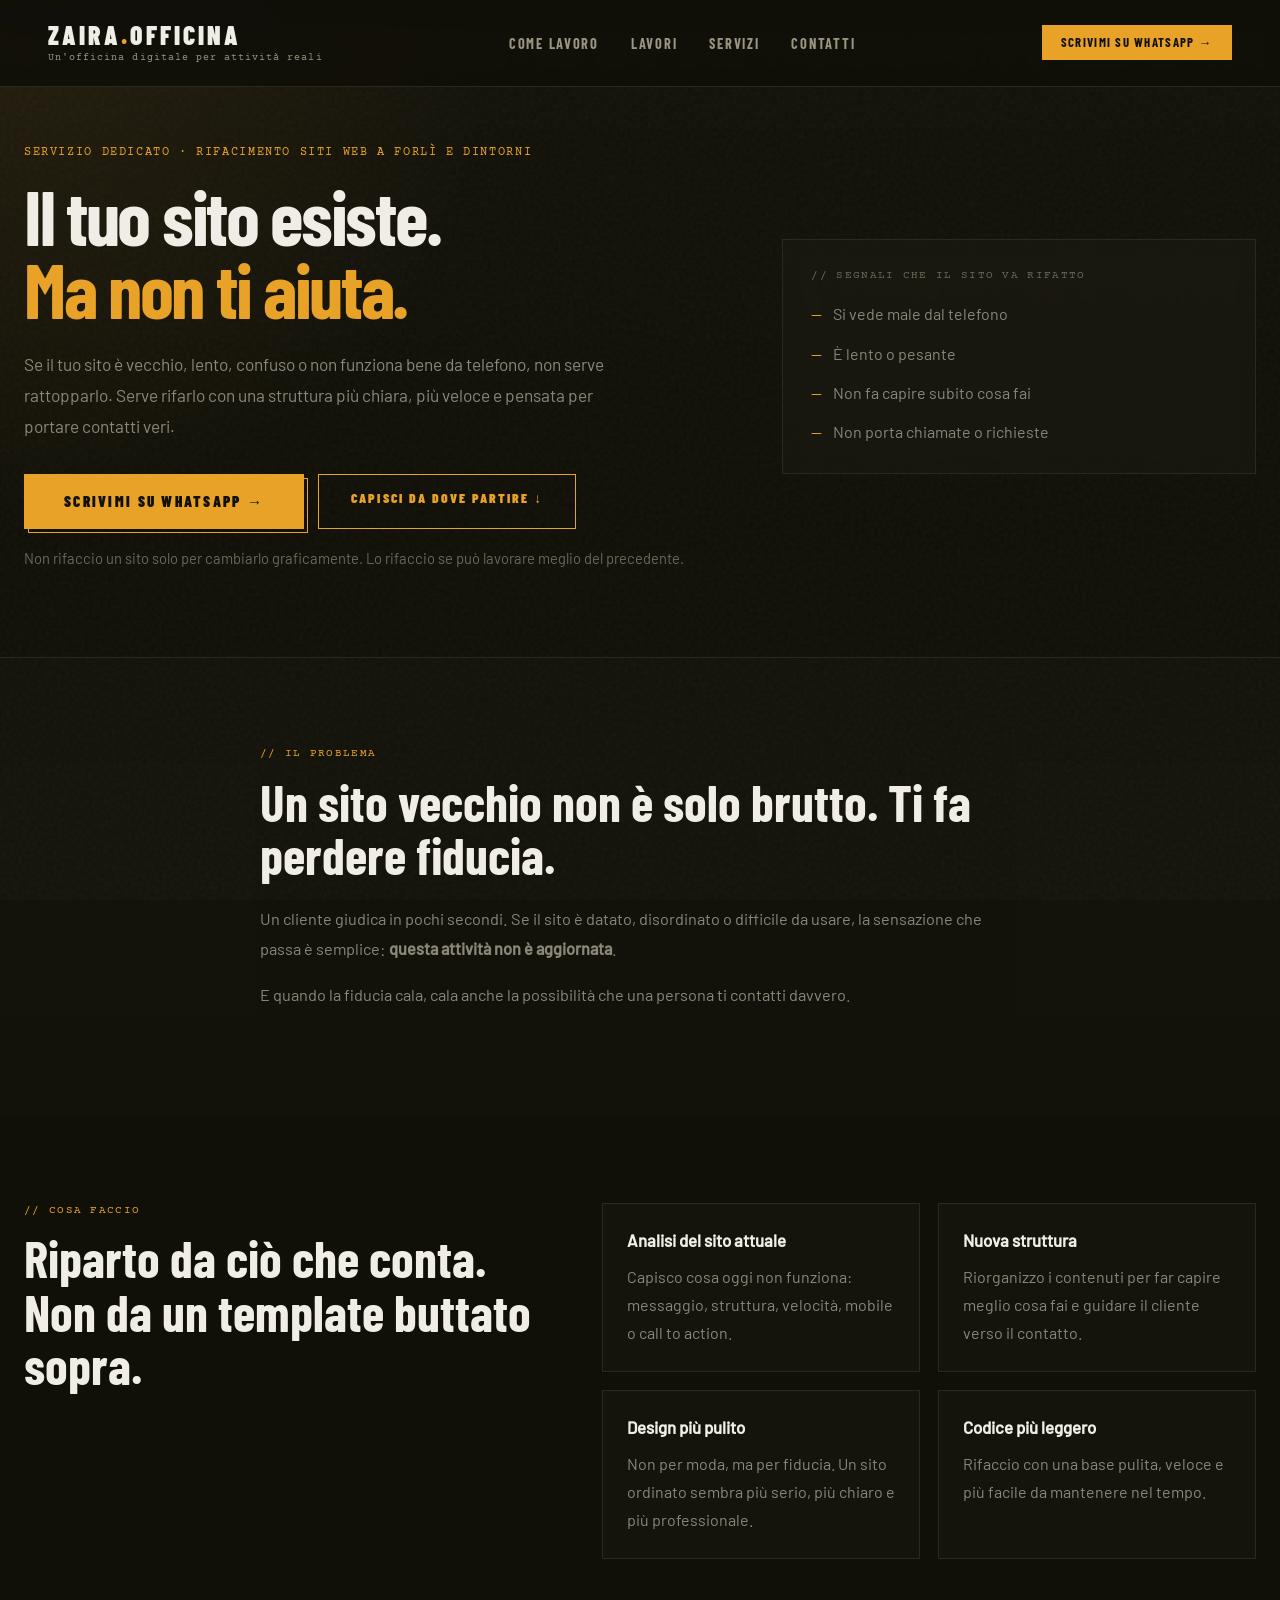
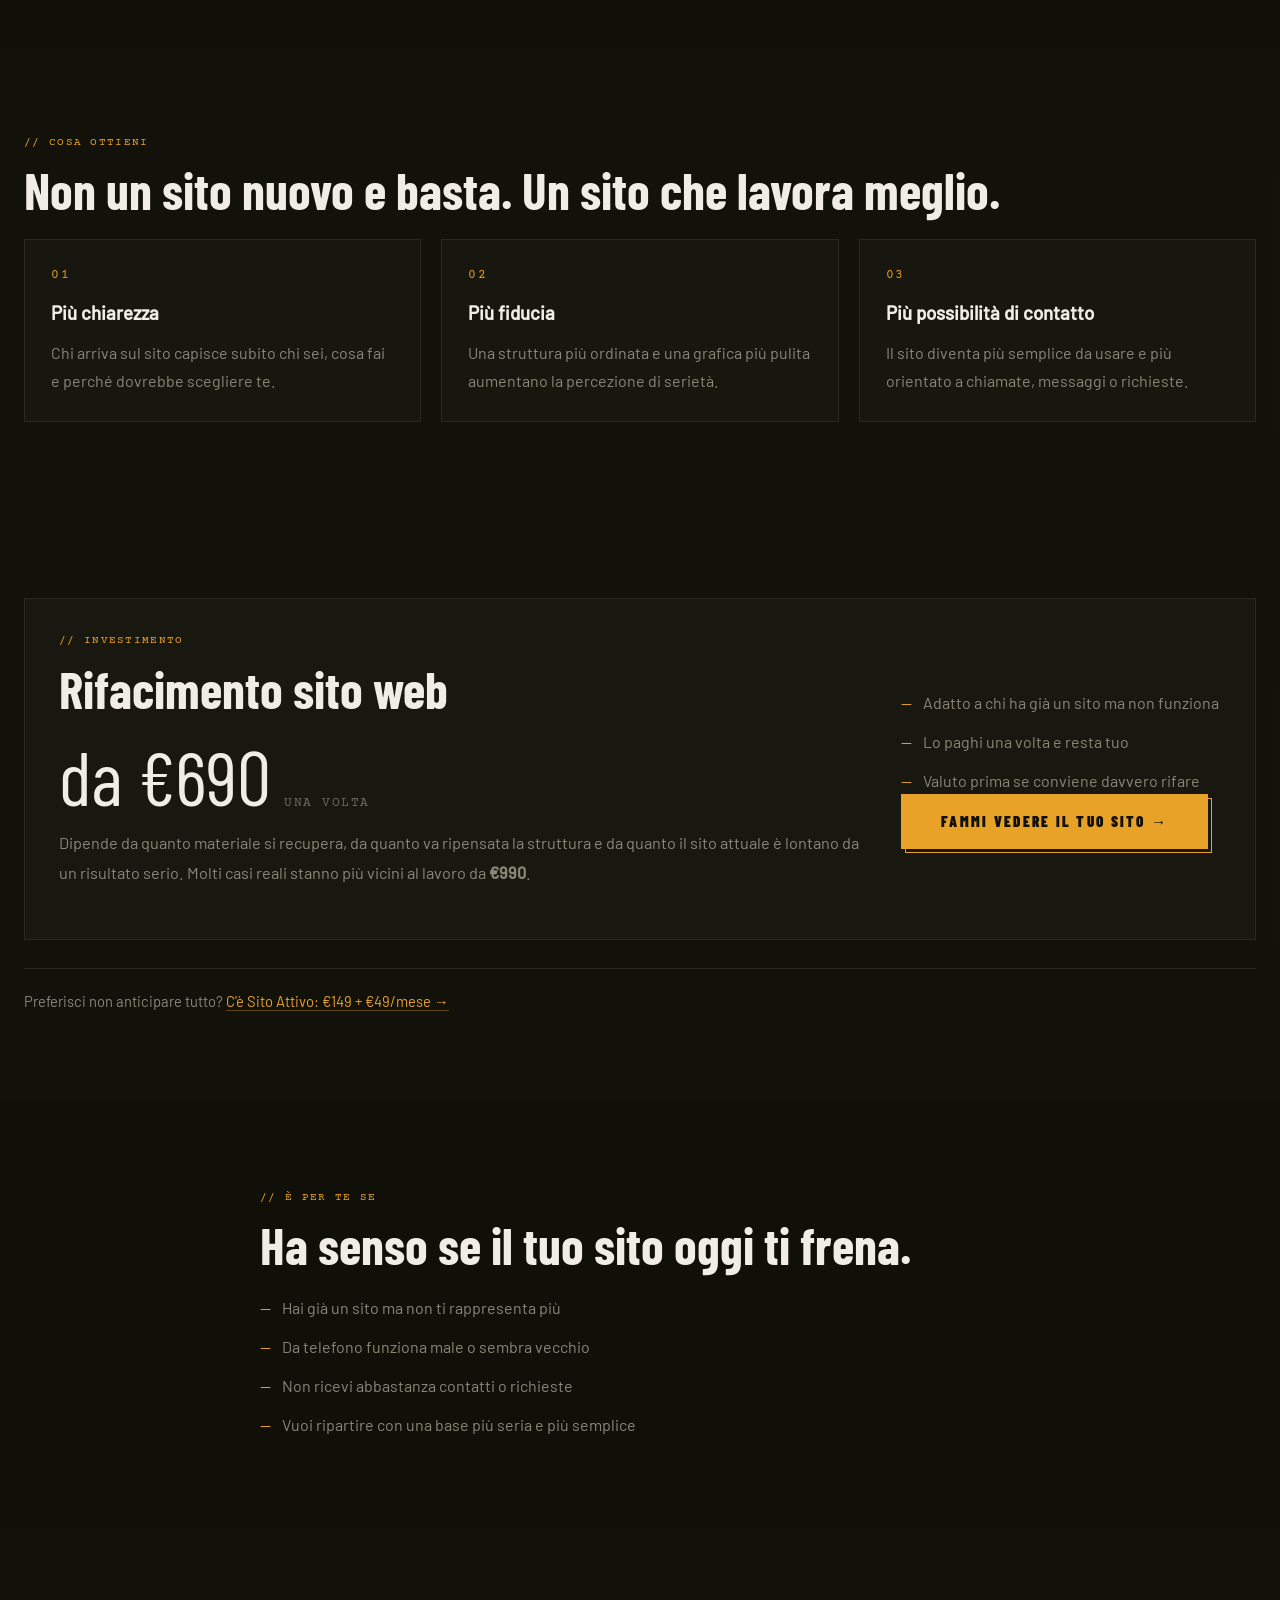
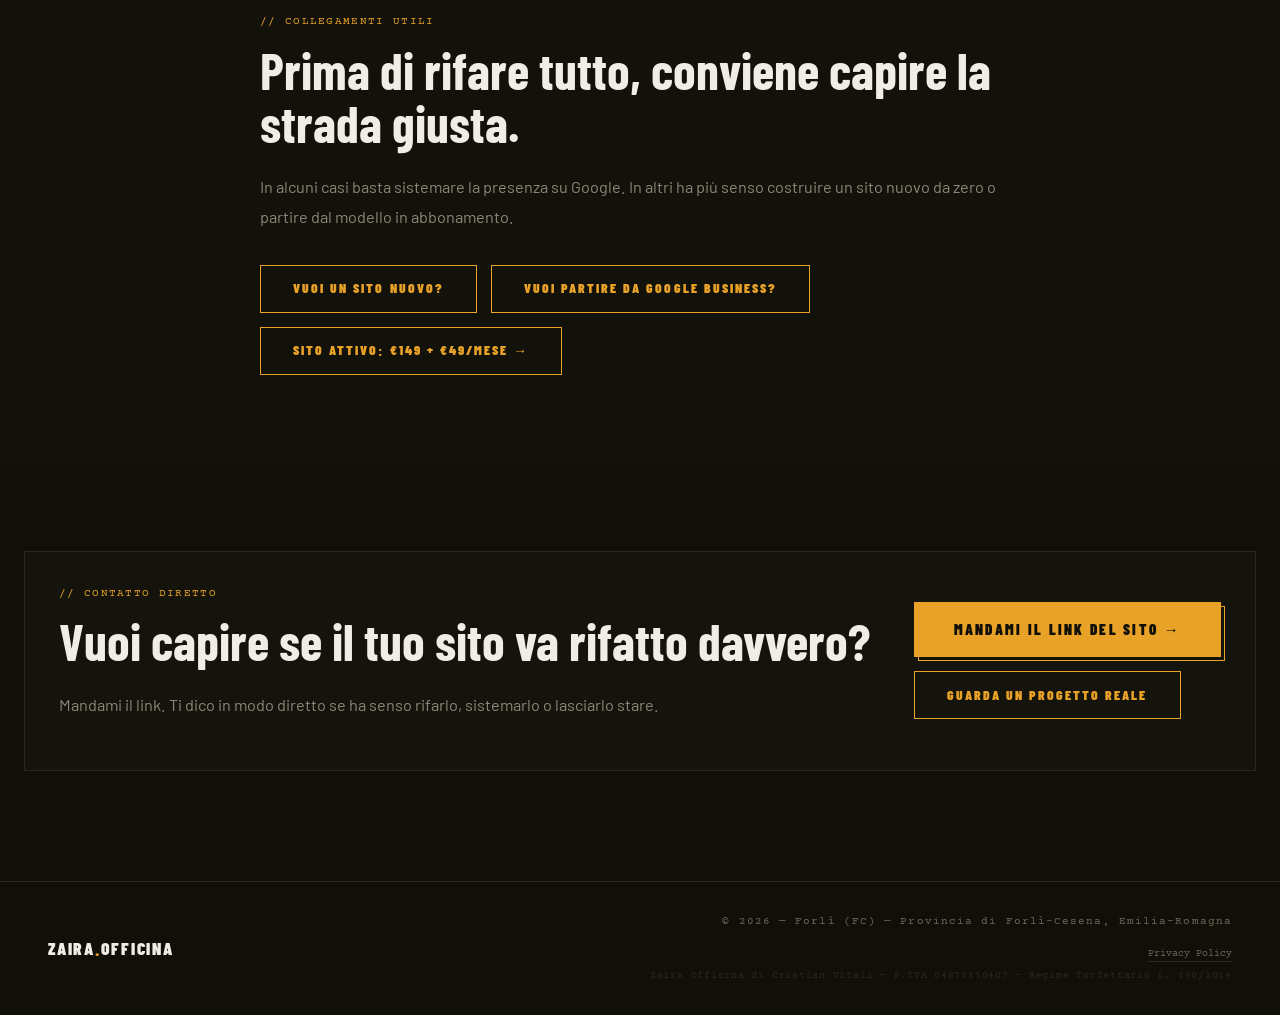
<file: servizi/rifacimento-sito-web.html>
<!DOCTYPE html>
<html lang="it">
<head>
<meta charset="UTF-8">
<meta name="viewport" content="width=device-width, initial-scale=1.0, viewport-fit=cover">

<title>Rifacimento sito web Forlì | Zaira Officina</title>
<meta name="description" content="Rifacimento siti web a Forlì: se il tuo sito è vecchio, lento o non porta contatti, lo riprogetto in modo chiaro, veloce e mobile-first.">
<link rel="canonical" href="https://zairaofficina.it/servizi/rifacimento-sito-web.html">
<meta name="robots" content="index, follow, max-snippet:-1, max-image-preview:large, max-video-preview:-1">

<!-- ── FAVICON ─────────────────────────────────────────────────────────── -->
<link rel="icon" type="image/x-icon" href="../img/favicon.ico">
<link rel="icon" type="image/svg+xml" href="../img/favicon.svg">
<link rel="icon" type="image/png" sizes="32x32" href="../img/favicon-32.png">
<link rel="icon" type="image/png" sizes="16x16" href="../img/favicon-16.png">

<!-- ── OPEN GRAPH ────────────────────────────────────────────────────────── -->
<meta property="og:type" content="website">
<meta property="og:locale" content="it_IT">
<meta property="og:site_name" content="Zaira Officina">
<meta property="og:title" content="Rifacimento sito web a Forlì | Zaira Officina">
<meta property="og:description" content="Se il tuo sito è vecchio, lento o non porta contatti, lo rifaccio in modo chiaro, veloce e mobile-first. Attività locali a Forlì e provincia.">
<meta property="og:url" content="https://zairaofficina.it/servizi/rifacimento-sito-web.html">
<meta property="og:image" content="https://zairaofficina.it/img/og-sito-attivo.jpg">

<!-- ── TWITTER / X CARD ──────────────────────────────────────────────── -->
<meta name="twitter:card" content="summary_large_image">
<meta name="twitter:title" content="Rifacimento sito web a Forlì | Zaira Officina">
<meta name="twitter:description" content="Sito vecchio, lento o che non porta contatti? Lo rifaccio chiaro, veloce e mobile-first per la tua attività a Forlì.">
<meta name="twitter:image" content="https://zairaofficina.it/img/og-sito-attivo.jpg">

<!-- ── SCHEMA.ORG ─────────────────────────────────────────────────────── -->
<script type="application/ld+json">
{
    "@context": "https://schema.org",
    "@type": "Service",
    "name": "Rifacimento sito web a Forlì",
    "serviceType": "Rifacimento e redesign siti web per attività locali",
    "provider": {
        "@type": "ProfessionalService",
        "name": "Zaira Officina",
        "url": "https://zairaofficina.it/"
    },
    "areaServed": {
        "@type": "AdministrativeArea",
        "name": "Provincia di Forlì-Cesena"
    }
}
</script>

<link rel="stylesheet" href="../css/main.min.css">
<link rel="stylesheet" href="../css/service-page.css">
</head>

<body>

<nav>
    <a href="../index.html" class="nav-logo">
        <span class="logo-name">Zaira<span>.</span>Officina</span>
        <span class="logo-tag">Un'officina digitale per attività reali</span>
    </a>
    <ul class="nav-links">
        <li><a href="../index.html#processo">Come lavoro</a></li>
        <li><a href="../index.html#portfolio">Lavori</a></li>
        <li><a href="../index.html#prezzi">Servizi</a></li>
        <li><a href="../index.html#contatti">Contatti</a></li>
    </ul>
    <a href="https://wa.me/393930719544?text=Ciao%20Cristian%2C%20vorrei%20un%20preventivo." class="nav-cta" target="_blank" rel="noopener">Scrivimi su WhatsApp →</a>
    <button class="hamburger" aria-label="Apri menu" aria-expanded="false">
        <span class="hamburger-bar"></span>
        <span class="hamburger-bar"></span>
        <span class="hamburger-bar"></span>
    </button>
</nav>

<div class="nav-mobile-menu" role="dialog" aria-label="Menu di navigazione">
    <a href="../index.html#processo">Come lavoro</a>
    <a href="../index.html#portfolio">Lavori</a>
    <a href="../index.html#prezzi">Servizi</a>
    <a href="../index.html#contatti" class="nav-mobile-cta">Contatti →</a>
</div>

<main>

    <section class="gb-hero">
        <div class="gb-container gb-hero-grid">

            <div class="gb-hero-left">
                <p class="gb-eyebrow">Servizio dedicato · Rifacimento siti web a Forlì e dintorni</p>

                <h1 class="gb-title">
                    Il tuo sito esiste.<br>
                    <span>Ma non ti aiuta.</span>
                </h1>

                <p class="gb-subtitle">
                    Se il tuo sito è vecchio, lento, confuso o non funziona bene da telefono, non serve rattopparlo. Serve rifarlo con una struttura più chiara, più veloce e pensata per portare contatti veri.
                </p>

                <div class="gb-hero-actions">
                    <a href="https://wa.me/393930719544?text=Ciao%20Cristian,%20vorrei%20capire%20meglio%20il%20rifacimento%20del%20mio%20sito." class="btn-primary" target="_blank" rel="noopener">Scrivimi su WhatsApp →</a>
                    <a href="#prezzo" class="btn-outline">Capisci da dove partire ↓</a>
                </div>

                <p class="gb-note">Non rifaccio un sito solo per cambiarlo graficamente. Lo rifaccio se può lavorare meglio del precedente.</p>
            </div>

            <div class="gb-hero-right">
                <div class="gb-panel">
                    <div class="gb-panel-label">// segnali che il sito va rifatto</div>
                    <ul class="gb-check-list">
                        <li>Si vede male dal telefono</li>
                        <li>È lento o pesante</li>
                        <li>Non fa capire subito cosa fai</li>
                        <li>Non porta chiamate o richieste</li>
                    </ul>
                </div>
            </div>

        </div>
    </section>

    <section class="gb-section gb-section--problem">
        <div class="gb-container gb-narrow">
            <p class="gb-section-label">// il problema</p>
            <h2 class="gb-section-title">Un sito vecchio non è solo brutto. Ti fa perdere fiducia.</h2>
            <p class="gb-text">
                Un cliente giudica in pochi secondi. Se il sito è datato, disordinato o difficile da usare, la sensazione che passa è semplice: <strong>questa attività non è aggiornata</strong>.
            </p>
            <p class="gb-text">
                E quando la fiducia cala, cala anche la possibilità che una persona ti contatti davvero.
            </p>
        </div>
    </section>

    <section class="gb-section">
        <div class="gb-container">
            <div class="gb-split">
                <div>
                    <p class="gb-section-label">// cosa faccio</p>
                    <h2 class="gb-section-title">Riparto da ciò che conta. Non da un template buttato sopra.</h2>
                </div>

                <div class="gb-card-list">
                    <article class="gb-card">
                        <h3>Analisi del sito attuale</h3>
                        <p>Capisco cosa oggi non funziona: messaggio, struttura, velocità, mobile o call to action.</p>
                    </article>

                    <article class="gb-card">
                        <h3>Nuova struttura</h3>
                        <p>Riorganizzo i contenuti per far capire meglio cosa fai e guidare il cliente verso il contatto.</p>
                    </article>

                    <article class="gb-card">
                        <h3>Design più pulito</h3>
                        <p>Non per moda, ma per fiducia. Un sito ordinato sembra più serio, più chiaro e più professionale.</p>
                    </article>

                    <article class="gb-card">
                        <h3>Codice più leggero</h3>
                        <p>Rifaccio con una base pulita, veloce e più facile da mantenere nel tempo.</p>
                    </article>
                </div>
            </div>
        </div>
    </section>

    <section class="gb-section gb-section--results">
        <div class="gb-container">
            <p class="gb-section-label">// cosa ottieni</p>
            <h2 class="gb-section-title">Non un sito nuovo e basta. Un sito che lavora meglio.</h2>

            <div class="gb-results-grid">
                <div class="gb-result">
                    <div class="gb-result-num">01</div>
                    <h3>Più chiarezza</h3>
                    <p>Chi arriva sul sito capisce subito chi sei, cosa fai e perché dovrebbe scegliere te.</p>
                </div>

                <div class="gb-result">
                    <div class="gb-result-num">02</div>
                    <h3>Più fiducia</h3>
                    <p>Una struttura più ordinata e una grafica più pulita aumentano la percezione di serietà.</p>
                </div>

                <div class="gb-result">
                    <div class="gb-result-num">03</div>
                    <h3>Più possibilità di contatto</h3>
                    <p>Il sito diventa più semplice da usare e più orientato a chiamate, messaggi o richieste.</p>
                </div>
            </div>
        </div>
    </section>

    <section id="prezzo" class="gb-section gb-section--price">
        <div class="gb-container gb-price-box">
            <div>
                <p class="gb-section-label">// investimento</p>
                <h2 class="gb-section-title">Rifacimento sito web</h2>
                <p class="gb-price-line"><span class="gb-price">da €690</span> <span class="gb-price-note">una volta</span></p>
                <p class="gb-text">Dipende da quanto materiale si recupera, da quanto va ripensata la struttura e da quanto il sito attuale è lontano da un risultato serio. Molti casi reali stanno più vicini al lavoro da <strong>€990</strong>.</p>
            </div>

            <div class="gb-price-side">
                <ul class="gb-check-list">
                    <li>Adatto a chi ha già un sito ma non funziona</li>
                    <li>Lo paghi una volta e resta tuo</li>
                    <li>Valuto prima se conviene davvero rifare</li>
                </ul>
                <a href="https://wa.me/393930719544?text=Ciao%20Cristian,%20vorrei%20capire%20se%20ha%20senso%20rifare%20il%20mio%20sito." class="btn-primary" target="_blank" rel="noopener">Fammi vedere il tuo sito →</a>
            </div>
        </div>
    <!-- L'altra formula, nominata dove si decide il prezzo e non a fondo
         pagina: qui il visitatore sta valutando la spesa. -->
    <div class="gb-container">
        <p class="gb-alt">Preferisci non anticipare tutto? <a href="../pages/sito-attivo.html" class="gb-alt-link">C'è Sito Attivo: €149 + €49/mese →</a></p>
    </div>
</section>

    <section class="gb-section">
        <div class="gb-container gb-narrow">
            <p class="gb-section-label">// è per te se</p>
            <h2 class="gb-section-title">Ha senso se il tuo sito oggi ti frena.</h2>
            <ul class="gb-check-list gb-check-list--wide">
                <li>Hai già un sito ma non ti rappresenta più</li>
                <li>Da telefono funziona male o sembra vecchio</li>
                <li>Non ricevi abbastanza contatti o richieste</li>
                <li>Vuoi ripartire con una base più seria e più semplice</li>
            </ul>
        </div>
    </section>

    <section class="gb-section gb-section--problem">
        <div class="gb-container gb-narrow">
            <p class="gb-section-label">// collegamenti utili</p>
            <h2 class="gb-section-title">Prima di rifare tutto, conviene capire la strada giusta.</h2>
            <p class="gb-text">In alcuni casi basta sistemare la presenza su Google. In altri ha più senso costruire un sito nuovo da zero o partire dal modello in abbonamento.</p>
            <div class="gb-hero-actions">
                <a href="siti-web-forli.html" class="btn-outline">Vuoi un sito nuovo?</a>
                <a href="google-business-profile.html" class="btn-outline">Vuoi partire da Google Business?</a>
                <a href="../pages/sito-attivo.html" class="btn-outline">Sito Attivo: €149 + €49/mese →</a>
            </div>
        </div>
    </section>

    <section class="gb-final-cta">
        <div class="gb-container gb-final-cta-box">
            <div>
                <p class="gb-section-label">// contatto diretto</p>
                <h2 class="gb-section-title">Vuoi capire se il tuo sito va rifatto davvero?</h2>
                <p class="gb-text">Mandami il link. Ti dico in modo diretto se ha senso rifarlo, sistemarlo o lasciarlo stare.</p>
            </div>

            <div class="gb-final-actions">
                <a href="https://wa.me/393930719544?text=Ciao%20Cristian,%20ti%20mando%20il%20link%20del%20mio%20sito%20per%20capire%20se%20va%20rifatto." class="btn-primary" target="_blank" rel="noopener">Mandami il link del sito →</a>
                <a href="../index.html#portfolio" class="btn-outline">Guarda un progetto reale</a>
            </div>
        </div>
    </section>

</main>

<footer>
    <div class="footer-logo">ZAIRA<span>.</span>OFFICINA</div>
    <div class="footer-right">
        <div class="footer-copy">
            © <span id="footer-year"></span> — Forlì (FC) — Provincia di Forlì-Cesena, Emilia-Romagna
        </div>
        <div class="footer-legal">
            <a href="../pages/privacy.html" class="footer-legal-link">Privacy Policy</a>
        </div>
        <div class="footer-disclaimer">
            Zaira Officina di Cristian Vitali — P.IVA 04871150407 — Regime forfettario L. 190/2014
        </div>
    </div>
</footer>

<!-- Floating bar mobile -->
<div class="mobile-cta-bar">
    <a href="https://wa.me/393930719544?text=Ciao%20Cristian,%20vorrei%20capire%20meglio%20il%20rifacimento%20del%20mio%20sito." class="mobile-cta-wa" target="_blank" rel="noopener">
        <svg width="18" height="18" viewBox="0 0 24 24" fill="currentColor"><path d="M17.472 14.382c-.297-.149-1.758-.867-2.03-.967-.273-.099-.471-.148-.67.15-.197.297-.767.966-.94 1.164-.173.199-.347.223-.644.075-.297-.15-1.255-.463-2.39-1.475-.883-.788-1.48-1.761-1.653-2.059-.173-.297-.018-.458.13-.606.134-.133.298-.347.446-.52.149-.174.198-.298.298-.497.099-.198.05-.371-.025-.52-.075-.149-.669-1.612-.916-2.207-.242-.579-.487-.5-.669-.51-.173-.008-.371-.01-.57-.01-.198 0-.52.074-.792.372-.272.297-1.04 1.016-1.04 2.479 0 1.462 1.065 2.875 1.213 3.074.149.198 2.096 3.2 5.077 4.487.709.306 1.262.489 1.694.625.712.227 1.36.195 1.871.118.571-.085 1.758-.719 2.006-1.413.248-.694.248-1.289.173-1.413-.074-.124-.272-.198-.57-.347m-5.421 7.403h-.004a9.87 9.87 0 01-5.031-1.378l-.361-.214-3.741.982.998-3.648-.235-.374a9.86 9.86 0 01-1.51-5.26c.001-5.45 4.436-9.884 9.888-9.884 2.64 0 5.122 1.03 6.988 2.898a9.825 9.825 0 012.893 6.994c-.003 5.45-4.437 9.884-9.885 9.884m8.413-18.297A11.815 11.815 0 0012.05 0C5.495 0 .16 5.335.157 11.892c0 2.096.547 4.142 1.588 5.945L.057 24l6.305-1.654a11.882 11.882 0 005.683 1.448h.005c6.554 0 11.89-5.335 11.893-11.893a11.821 11.821 0 00-3.48-8.413z"/></svg>
        WhatsApp
    </a>
    <a href="../index.html#contatti" class="mobile-cta-form">Scrivici →</a>
</div>

<script src="../js/main.js"></script>
</body>
</html>
</file>
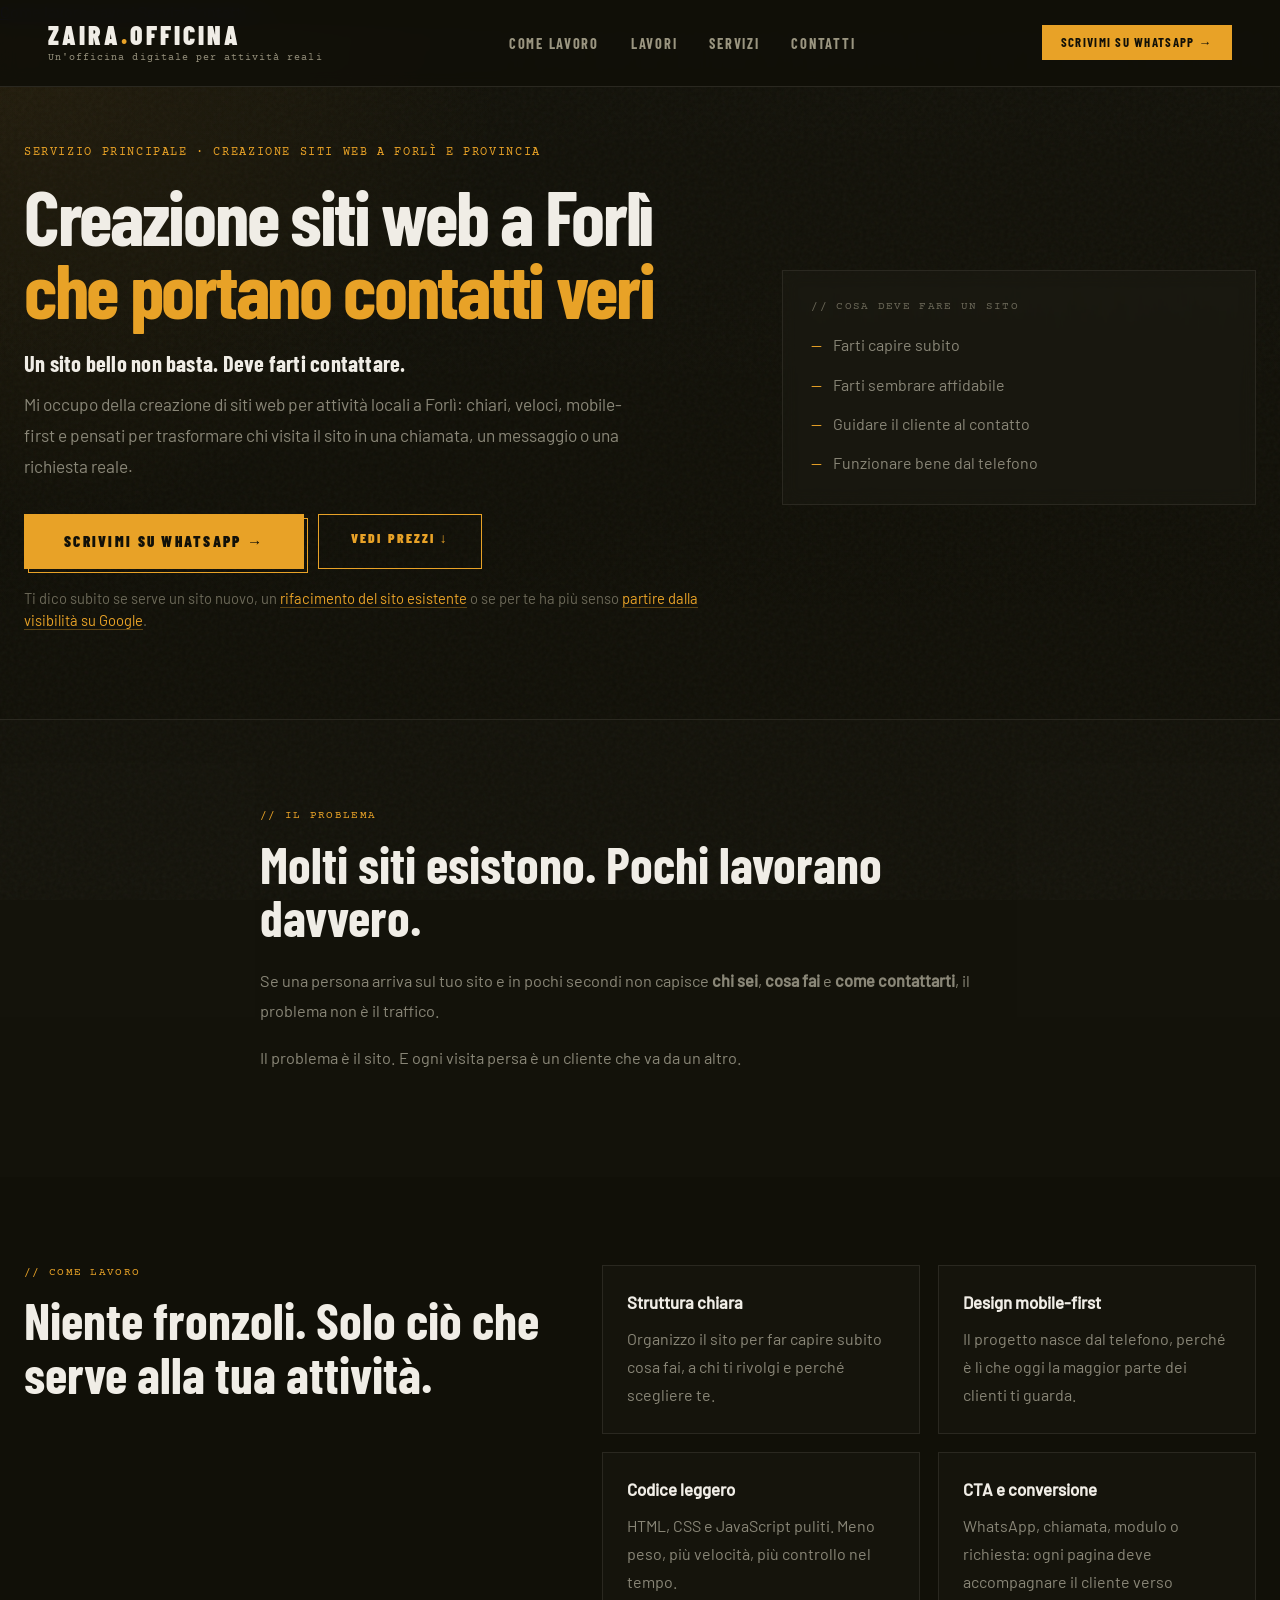
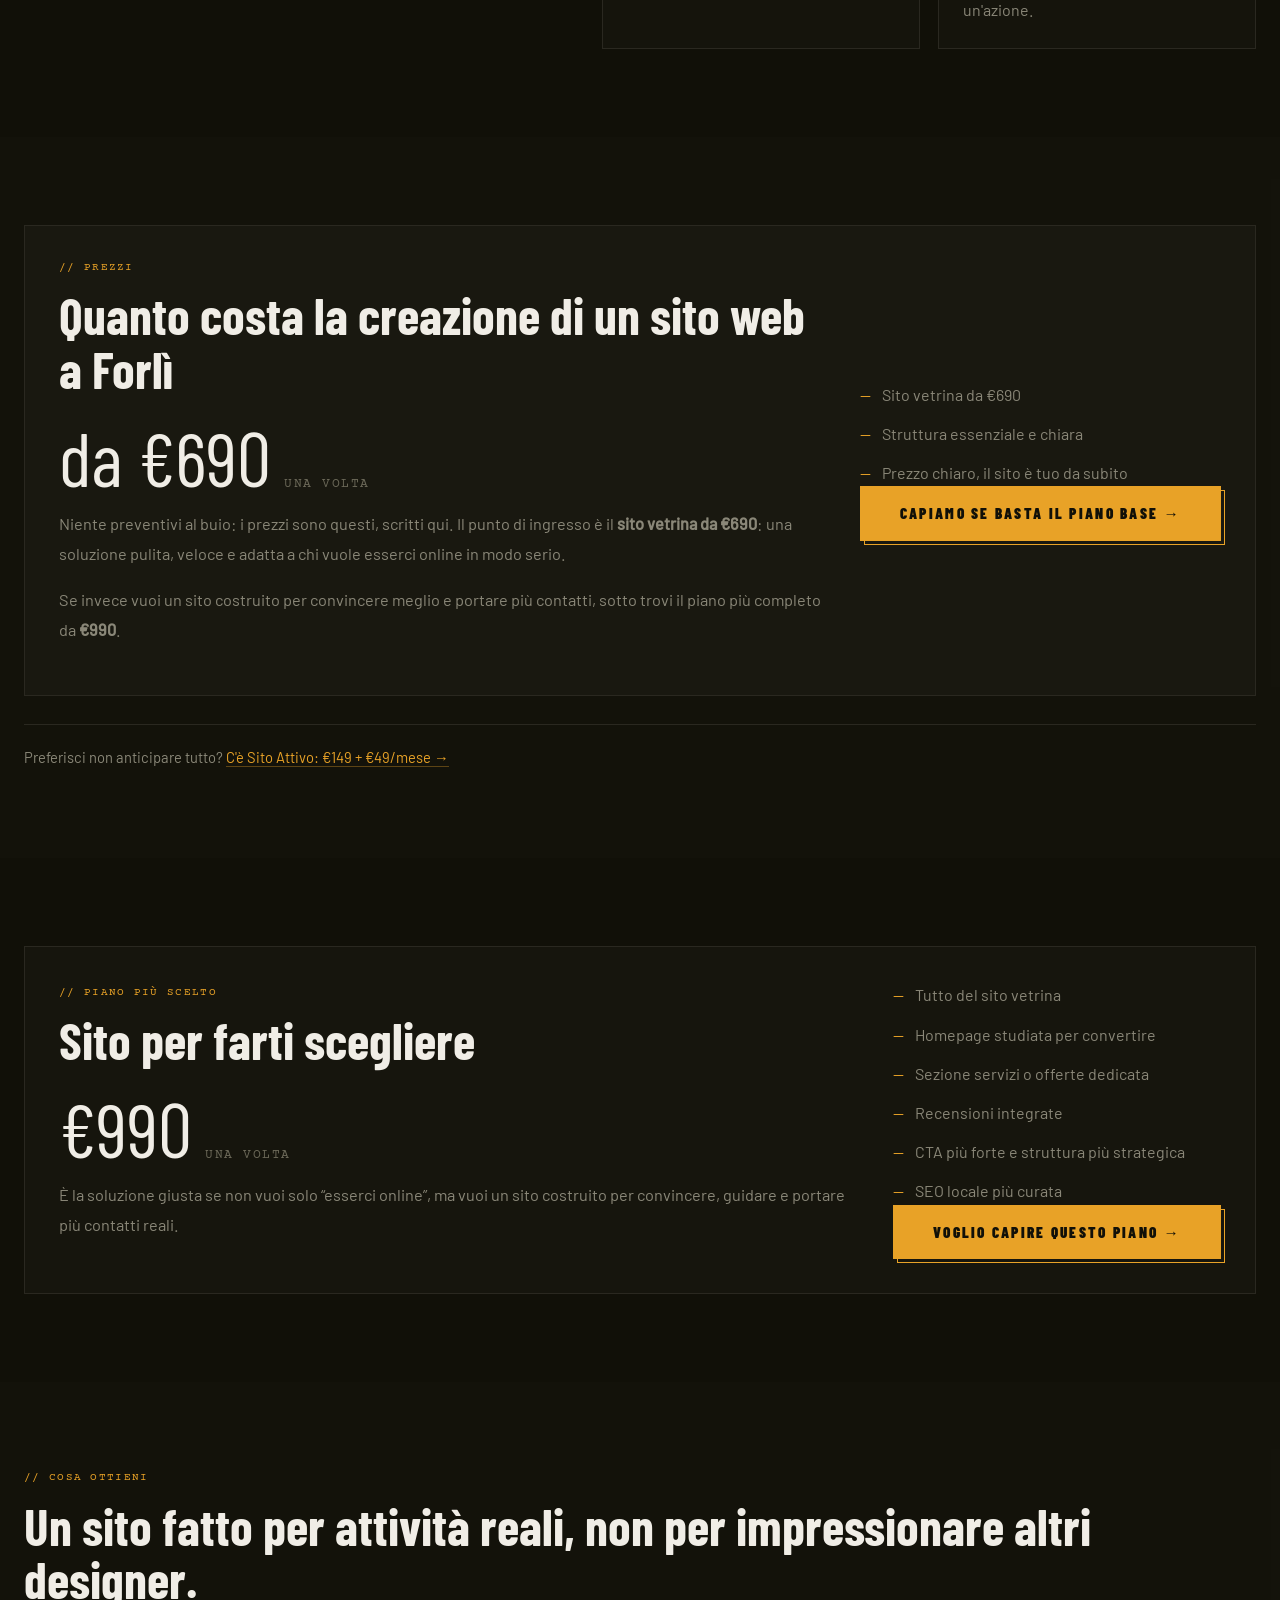
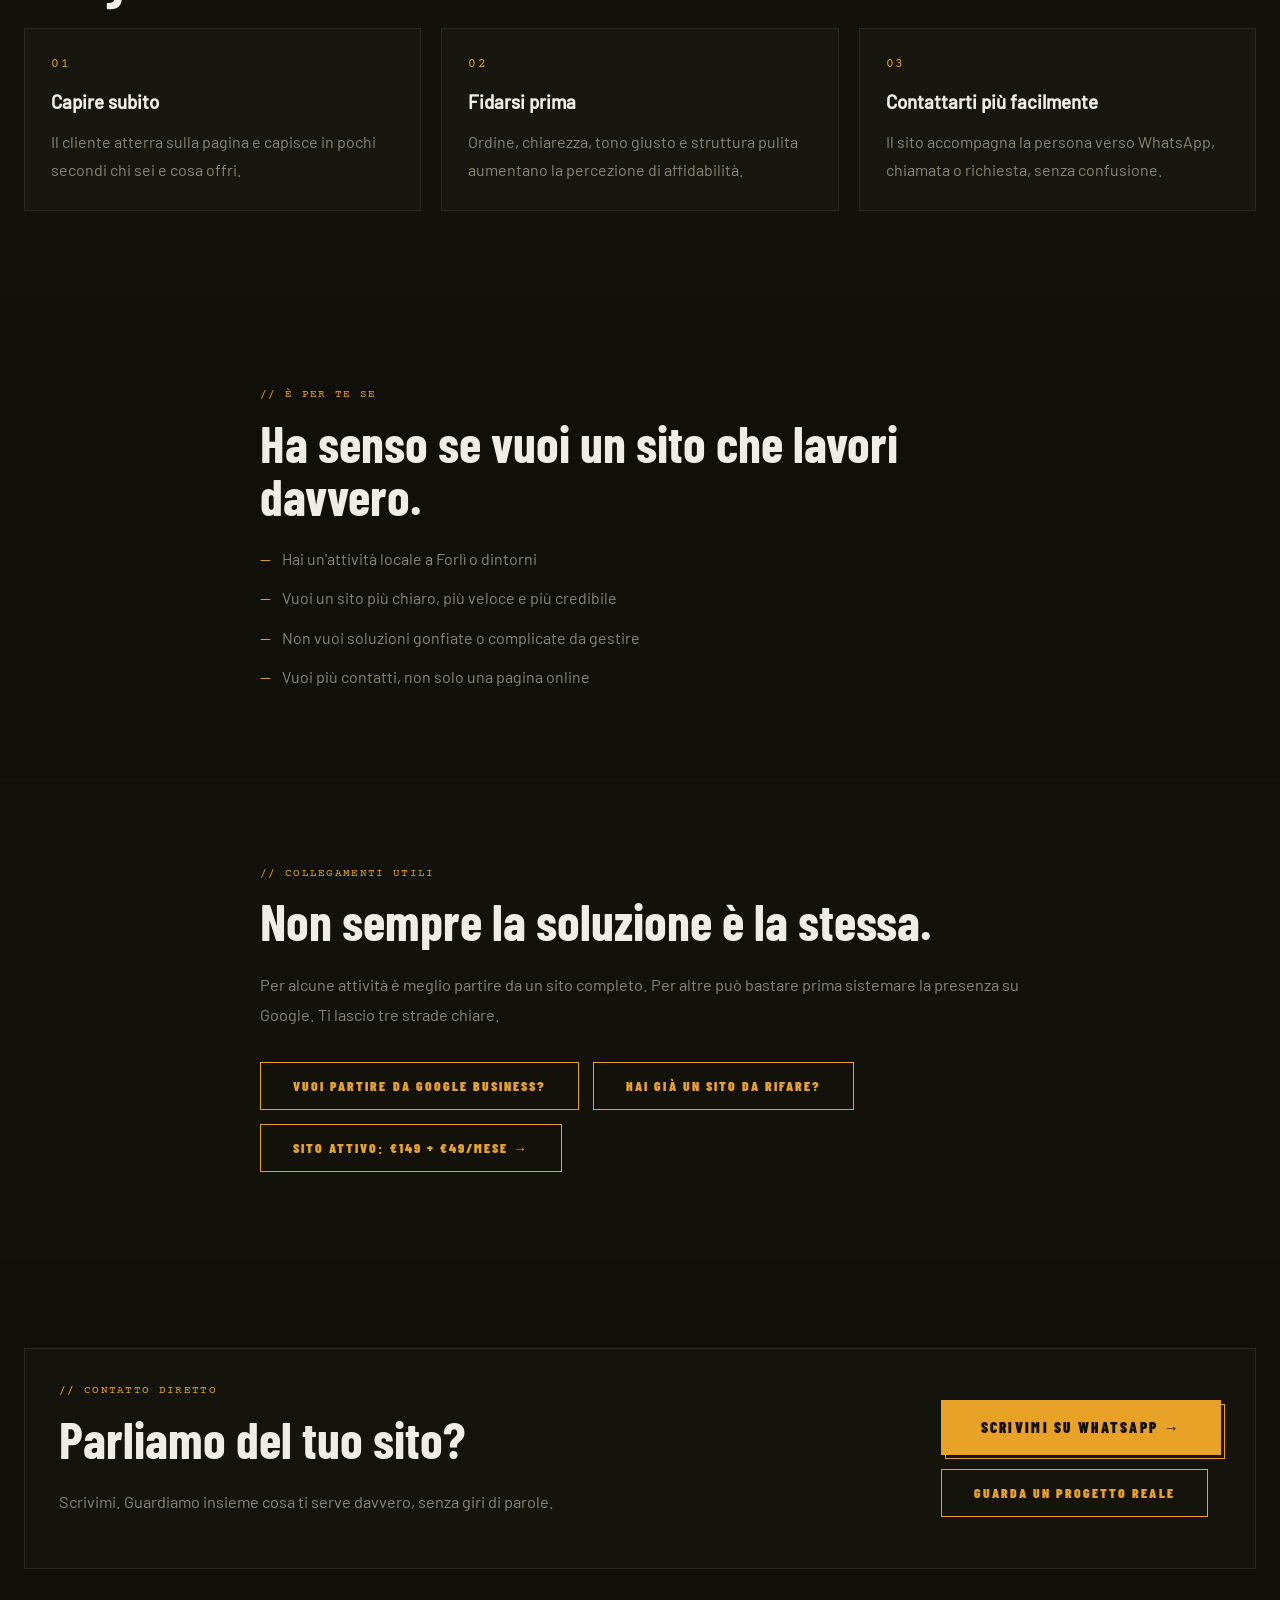
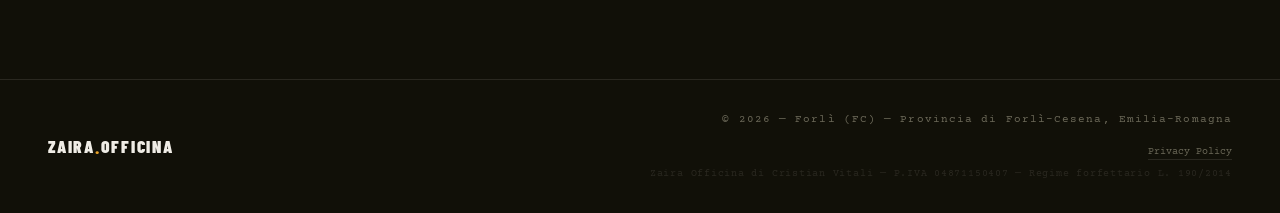
<file: servizi/siti-web-forli.html>
<!DOCTYPE html>
<html lang="it">

<head>
    <meta charset="UTF-8">
    <meta name="viewport" content="width=device-width, initial-scale=1.0, viewport-fit=cover">

    <title>Creazione siti web a Forlì per attività locali | Zaira Officina</title>
    <meta name="description" content="Creazione siti web a Forlì per attività locali: veloci, chiari, mobile-first e pensati per portare contatti reali. Prezzi pubblici da €690, il sito è tuo da subito.">
    <link rel="canonical" href="https://zairaofficina.it/servizi/siti-web-forli.html">
    <meta name="robots" content="index, follow, max-snippet:-1, max-image-preview:large, max-video-preview:-1">

    <!-- ── FAVICON ─────────────────────────────────────────────────────────── -->
    <link rel="icon" type="image/x-icon" href="../img/favicon.ico">
    <link rel="icon" type="image/svg+xml" href="../img/favicon.svg">
    <link rel="icon" type="image/png" sizes="32x32" href="../img/favicon-32.png">
    <link rel="icon" type="image/png" sizes="16x16" href="../img/favicon-16.png">

    <!-- ── OPEN GRAPH ────────────────────────────────────────────────────────── -->
    <meta property="og:type" content="website">
    <meta property="og:locale" content="it_IT">
    <meta property="og:site_name" content="Zaira Officina">
    <meta property="og:title" content="Siti web a Forlì per attività locali | Zaira Officina">
    <meta property="og:description" content="Siti web veloci, chiari e mobile-first per artigiani, negozi e ristoranti a Forlì e provincia. Prezzi chiari, approccio diretto.">
    <meta property="og:url" content="https://zairaofficina.it/servizi/siti-web-forli.html">
    <meta property="og:image" content="https://zairaofficina.it/img/og-sito-attivo.jpg">

    <!-- ── TWITTER / X CARD ──────────────────────────────────────────────── -->
    <meta name="twitter:card" content="summary_large_image">
    <meta name="twitter:title" content="Siti web a Forlì per attività locali | Zaira Officina">
    <meta name="twitter:description" content="Siti veloci e mobile-first per attività locali a Forlì. Prezzi chiari, approccio diretto.">
    <meta name="twitter:image" content="https://zairaofficina.it/img/og-sito-attivo.jpg">

    <!-- ── SCHEMA.ORG ─────────────────────────────────────────────────────── -->
    <script type="application/ld+json">
    {
        "@context": "https://schema.org",
        "@type": "Service",
        "name": "Realizzazione siti web a Forlì",
        "serviceType": "Realizzazione siti web per attività locali",
        "provider": {
            "@type": "ProfessionalService",
            "name": "Zaira Officina",
            "url": "https://zairaofficina.it/"
        },
        "areaServed": {
            "@type": "AdministrativeArea",
            "name": "Provincia di Forlì-Cesena"
        }
    }
    </script>

    <link rel="stylesheet" href="../css/main.min.css">
    <link rel="stylesheet" href="../css/service-page.css">
</head>

<body>

    <nav>
        <a href="../index.html" class="nav-logo">
            <span class="logo-name">Zaira<span>.</span>Officina</span>
            <span class="logo-tag">Un'officina digitale per attività reali</span>
        </a>
        <ul class="nav-links">
            <li><a href="../index.html#processo">Come lavoro</a></li>
            <li><a href="../index.html#portfolio">Lavori</a></li>
            <li><a href="../index.html#prezzi">Servizi</a></li>
            <li><a href="../index.html#contatti">Contatti</a></li>
        </ul>
        <a href="https://wa.me/393930719544?text=Ciao%20Cristian%2C%20vorrei%20un%20preventivo." class="nav-cta" target="_blank" rel="noopener">Scrivimi su WhatsApp →</a>
        <button class="hamburger" aria-label="Apri menu" aria-expanded="false">
            <span class="hamburger-bar"></span>
            <span class="hamburger-bar"></span>
            <span class="hamburger-bar"></span>
        </button>
    </nav>

    <div class="nav-mobile-menu" role="dialog" aria-label="Menu di navigazione">
        <a href="../index.html#processo">Come lavoro</a>
        <a href="../index.html#portfolio">Lavori</a>
        <a href="../index.html#prezzi">Servizi</a>
        <a href="../index.html#contatti" class="nav-mobile-cta">Contatti →</a>
    </div>

    <main>

        <section class="gb-hero">
            <div class="gb-container gb-hero-grid">

                <div class="gb-hero-left">
                    <p class="gb-eyebrow">Servizio principale · Creazione siti web a Forlì e provincia</p>

                    <!-- H1: porta la keyword della pagina. La frase-manifesto storica
                         ("Un sito bello non basta...") è scesa in apertura di sottotitolo,
                         dove mantiene lo stesso peso sul lettore. Stile: .gb-subtitle strong -->
                    <h1 class="gb-title">
                        Creazione siti web a Forlì<br>
                        <span>che portano contatti veri</span>
                    </h1>

                    <p class="gb-subtitle">
                        <strong>Un sito bello non basta. Deve farti contattare.</strong>
                        Mi occupo della creazione di siti web per attività locali a Forlì: chiari, veloci, mobile-first e pensati per trasformare chi visita il sito in una chiamata, un messaggio o una richiesta reale.
                    </p>

                    <div class="gb-hero-actions">
                        <a href="https://wa.me/393930719544?text=Ciao%20Cristian,%20vorrei%20capire%20meglio%20il%20servizio%20siti%20web%20a%20Forl%C3%AC." class="btn-primary" target="_blank" rel="noopener">Scrivimi su WhatsApp →</a>
                        <a href="#prezzo" class="btn-outline">Vedi prezzi ↓</a>
                    </div>

                    <!-- Link contestuali: portano autorità alle altre pagine servizio
                         con anchor descrittivo, cosa che nav e footer non fanno
                         (link boilerplate, scontati da Google perché su ogni pagina). -->
                    <p class="gb-note">Ti dico subito se serve un sito nuovo, un <a href="rifacimento-sito-web.html">rifacimento del sito esistente</a> o se per te ha più senso <a href="google-business-profile.html">partire dalla visibilità su Google</a>.</p>
                </div>

                <div class="gb-hero-right">
                    <div class="gb-panel">
                        <div class="gb-panel-label">// cosa deve fare un sito</div>
                        <ul class="gb-check-list">
                            <li>Farti capire subito</li>
                            <li>Farti sembrare affidabile</li>
                            <li>Guidare il cliente al contatto</li>
                            <li>Funzionare bene dal telefono</li>
                        </ul>
                    </div>
                </div>

            </div>
        </section>

        <section class="gb-section gb-section--problem">
            <div class="gb-container gb-narrow">
                <p class="gb-section-label">// il problema</p>
                <h2 class="gb-section-title">Molti siti esistono. Pochi lavorano davvero.</h2>
                <p class="gb-text">
                    Se una persona arriva sul tuo sito e in pochi secondi non capisce <strong>chi sei</strong>, <strong>cosa fai</strong> e <strong>come contattarti</strong>, il problema non è il traffico.
                </p>
                <p class="gb-text">
                    Il problema è il sito. E ogni visita persa è un cliente che va da un altro.
                </p>
            </div>
        </section>

        <section class="gb-section">
            <div class="gb-container">
                <div class="gb-split">
                    <div>
                        <p class="gb-section-label">// come lavoro</p>
                        <h2 class="gb-section-title">Niente fronzoli. Solo ciò che serve alla tua attività.</h2>
                    </div>

                    <div class="gb-card-list">
                        <article class="gb-card">
                            <h3>Struttura chiara</h3>
                            <p>Organizzo il sito per far capire subito cosa fai, a chi ti rivolgi e perché scegliere te.</p>
                        </article>

                        <article class="gb-card">
                            <h3>Design mobile-first</h3>
                            <p>Il progetto nasce dal telefono, perché è lì che oggi la maggior parte dei clienti ti guarda.</p>
                        </article>

                        <article class="gb-card">
                            <h3>Codice leggero</h3>
                            <p>HTML, CSS e JavaScript puliti. Meno peso, più velocità, più controllo nel tempo.</p>
                        </article>

                        <article class="gb-card">
                            <h3>CTA e conversione</h3>
                            <p>WhatsApp, chiamata, modulo o richiesta: ogni pagina deve accompagnare il cliente verso un'azione.</p>
                        </article>
                    </div>
                </div>
            </div>
        </section>

        <section id="prezzo" class="gb-section gb-section--price">
            <div class="gb-container gb-price-box">
                <div>
                    <p class="gb-section-label">// prezzi</p>
                    <!-- H2 riscritto sulla domanda che le persone digitano davvero
                         ("quanto costa un sito web a Forlì"). I prezzi sono pubblici:
                         è un vantaggio competitivo, quasi tutti scrivono "preventivo
                         personalizzato". Va detto a chiare lettere. -->
                    <h2 class="gb-section-title">Quanto costa la creazione di un sito web a Forlì</h2>
                    <p class="gb-price-line"><span class="gb-price">da €690</span> <span class="gb-price-note">una volta</span></p>
                    <p class="gb-text">
                        Niente preventivi al buio: i prezzi sono questi, scritti qui. Il punto di ingresso è il <strong>sito vetrina da €690</strong>: una soluzione pulita, veloce e adatta a chi vuole esserci online in modo serio.
                    </p>
                    <p class="gb-text">
                        Se invece vuoi un sito costruito per convincere meglio e portare più contatti, sotto trovi il piano più completo da <strong>€990</strong>.
                    </p>
                </div>

                <div class="gb-price-side">
                    <ul class="gb-check-list">
                        <li>Sito vetrina da €690</li>
                        <li>Struttura essenziale e chiara</li>
                        <li>Prezzo chiaro, il sito è tuo da subito</li>
                    </ul>
                    <a href="https://wa.me/393930719544?text=Ciao%20Cristian,%20vorrei%20capire%20se%20per%20me%20basta%20il%20sito%20da%20690%E2%82%AC." class="btn-primary" target="_blank" rel="noopener">Capiamo se basta il piano base →</a>
                </div>
            </div>
        <!-- L'altra formula, nominata dove si decide il prezzo e non a fondo
             pagina: qui il visitatore sta valutando la spesa. -->
        <div class="gb-container">
            <p class="gb-alt">Preferisci non anticipare tutto? <a href="../pages/sito-attivo.html" class="gb-alt-link">C'è Sito Attivo: €149 + €49/mese →</a></p>
        </div>
</section>

        <section id="pro" class="gb-section">
            <div class="gb-container">
                <div class="gb-price-box">
                    <div>
                        <p class="gb-section-label">// piano più scelto</p>
                        <h2 class="gb-section-title">Sito per farti scegliere</h2>
                        <p class="gb-price-line">
                            <span class="gb-price">€990</span>
                            <span class="gb-price-note">una volta</span>
                        </p>
                        <p class="gb-text">
                            È la soluzione giusta se non vuoi solo “esserci online”, ma vuoi un sito costruito per convincere, guidare e portare più contatti reali.
                        </p>
                    </div>

                    <div class="gb-price-side">
                        <ul class="gb-check-list">
                            <li>Tutto del sito vetrina</li>
                            <li>Homepage studiata per convertire</li>
                            <li>Sezione servizi o offerte dedicata</li>
                            <li>Recensioni integrate</li>
                            <li>CTA più forte e struttura più strategica</li>
                            <li>SEO locale più curata</li>
                        </ul>
                        <a href="https://wa.me/393930719544?text=Ciao%20Cristian,%20vorrei%20capire%20meglio%20il%20sito%20da%20990%E2%82%AC." class="btn-primary" target="_blank" rel="noopener">
                        Voglio capire questo piano →
                    </a>
                    </div>
                </div>
            </div>
        </section>

        <section class="gb-section gb-section--results">
            <div class="gb-container">
                <p class="gb-section-label">// cosa ottieni</p>
                <h2 class="gb-section-title">Un sito fatto per attività reali, non per impressionare altri designer.</h2>

                <div class="gb-results-grid">
                    <div class="gb-result">
                        <div class="gb-result-num">01</div>
                        <h3>Capire subito</h3>
                        <p>Il cliente atterra sulla pagina e capisce in pochi secondi chi sei e cosa offri.</p>
                    </div>

                    <div class="gb-result">
                        <div class="gb-result-num">02</div>
                        <h3>Fidarsi prima</h3>
                        <p>Ordine, chiarezza, tono giusto e struttura pulita aumentano la percezione di affidabilità.</p>
                    </div>

                    <div class="gb-result">
                        <div class="gb-result-num">03</div>
                        <h3>Contattarti più facilmente</h3>
                        <p>Il sito accompagna la persona verso WhatsApp, chiamata o richiesta, senza confusione.</p>
                    </div>
                </div>
            </div>
        </section>

        <section class="gb-section">
            <div class="gb-container gb-narrow">
                <p class="gb-section-label">// è per te se</p>
                <h2 class="gb-section-title">Ha senso se vuoi un sito che lavori davvero.</h2>
                <ul class="gb-check-list gb-check-list--wide">
                    <li>Hai un'attività locale a Forlì o dintorni</li>
                    <li>Vuoi un sito più chiaro, più veloce e più credibile</li>
                    <li>Non vuoi soluzioni gonfiate o complicate da gestire</li>
                    <li>Vuoi più contatti, non solo una pagina online</li>
                </ul>
            </div>
        </section>

        <section class="gb-section gb-section--problem">
            <div class="gb-container gb-narrow">
                <p class="gb-section-label">// collegamenti utili</p>
                <h2 class="gb-section-title">Non sempre la soluzione è la stessa.</h2>
                <p class="gb-text">Per alcune attività è meglio partire da un sito completo. Per altre può bastare prima sistemare la presenza su Google. Ti lascio tre strade chiare.</p>
                <div class="gb-hero-actions">
                <a href="google-business-profile.html" class="btn-outline">Vuoi partire da Google Business?</a>
                <a href="rifacimento-sito-web.html" class="btn-outline">Hai già un sito da rifare?</a>
                <a href="../pages/sito-attivo.html" class="btn-outline">Sito Attivo: €149 + €49/mese →</a>
                </div>
            </div>
        </section>

        <section class="gb-final-cta">
            <div class="gb-container gb-final-cta-box">
                <div>
                    <p class="gb-section-label">// contatto diretto</p>
                    <h2 class="gb-section-title">Parliamo del tuo sito?</h2>
                    <p class="gb-text">Scrivimi. Guardiamo insieme cosa ti serve davvero, senza giri di parole.</p>
                </div>

                <div class="gb-final-actions">
                    <a href="https://wa.me/393930719544?text=Ciao%20Cristian,%20ho%20visto%20la%20pagina%20siti%20web%20Forl%C3%AC." class="btn-primary" target="_blank" rel="noopener">Scrivimi su WhatsApp →</a>
                <a href="../index.html#portfolio" class="btn-outline">Guarda un progetto reale</a>
                </div>
            </div>
        </section>

    </main>

    <footer>
        <div class="footer-logo">ZAIRA<span>.</span>OFFICINA</div>
        <div class="footer-right">
            <div class="footer-copy">
                © <span id="footer-year"></span> — Forlì (FC) — Provincia di Forlì-Cesena, Emilia-Romagna
            </div>
            <div class="footer-legal">
                <a href="../pages/privacy.html" class="footer-legal-link">Privacy Policy</a>
            </div>
            <div class="footer-disclaimer">
                Zaira Officina di Cristian Vitali — P.IVA 04871150407 — Regime forfettario L. 190/2014
            </div>
        </div>
    </footer>

    <!-- Floating bar mobile -->
    <div class="mobile-cta-bar">
        <a href="https://wa.me/393930719544?text=Ciao%20Cristian,%20ho%20visto%20la%20pagina%20siti%20web%20Forl%C3%AC." class="mobile-cta-wa" target="_blank" rel="noopener">
            <svg width="18" height="18" viewBox="0 0 24 24" fill="currentColor"><path d="M17.472 14.382c-.297-.149-1.758-.867-2.03-.967-.273-.099-.471-.148-.67.15-.197.297-.767.966-.94 1.164-.173.199-.347.223-.644.075-.297-.15-1.255-.463-2.39-1.475-.883-.788-1.48-1.761-1.653-2.059-.173-.297-.018-.458.13-.606.134-.133.298-.347.446-.52.149-.174.198-.298.298-.497.099-.198.05-.371-.025-.52-.075-.149-.669-1.612-.916-2.207-.242-.579-.487-.5-.669-.51-.173-.008-.371-.01-.57-.01-.198 0-.52.074-.792.372-.272.297-1.04 1.016-1.04 2.479 0 1.462 1.065 2.875 1.213 3.074.149.198 2.096 3.2 5.077 4.487.709.306 1.262.489 1.694.625.712.227 1.36.195 1.871.118.571-.085 1.758-.719 2.006-1.413.248-.694.248-1.289.173-1.413-.074-.124-.272-.198-.57-.347m-5.421 7.403h-.004a9.87 9.87 0 01-5.031-1.378l-.361-.214-3.741.982.998-3.648-.235-.374a9.86 9.86 0 01-1.51-5.26c.001-5.45 4.436-9.884 9.888-9.884 2.64 0 5.122 1.03 6.988 2.898a9.825 9.825 0 012.893 6.994c-.003 5.45-4.437 9.884-9.885 9.884m8.413-18.297A11.815 11.815 0 0012.05 0C5.495 0 .16 5.335.157 11.892c0 2.096.547 4.142 1.588 5.945L.057 24l6.305-1.654a11.882 11.882 0 005.683 1.448h.005c6.554 0 11.89-5.335 11.893-11.893a11.821 11.821 0 00-3.48-8.413z"/></svg>
            WhatsApp
        </a>
        <a href="../index.html#contatti" class="mobile-cta-form">Scrivici →</a>
    </div>

    <script src="../js/main.js"></script>
</body>

</html>
</file>
<file: css/analisi-economica.css>
/* ─── RESET & VARS ─── */
*, *::before, *::after { box-sizing: border-box; margin: 0; padding: 0; }
html { scroll-behavior: smooth; }

body {
  background: var(--bg);
  color: var(--white);
  font-family: 'Barlow', sans-serif;
  font-weight: 400;
  font-size: 16px;
  line-height: 1.7;
  overflow-x: hidden;
}
body::before {
  content: '';
  position: fixed;
  inset: 0;
  background-image: url("data:image/svg+xml,%3Csvg viewBox='0 0 256 256' xmlns='http://www.w3.org/2000/svg'%3E%3Cfilter id='n'%3E%3CfeTurbulence type='fractalNoise' baseFrequency='0.9' numOctaves='4' stitchTiles='stitch'/%3E%3C/filter%3E%3Crect width='100%25' height='100%25' filter='url(%23n)' opacity='0.04'/%3E%3C/svg%3E");
  pointer-events: none;
  z-index: 0;
  opacity: 0.35;
}
.wrap {
  max-width: var(--max);
  margin: 0 auto;
  padding: 0 var(--pad);
}

/* ─── SCROLL PROGRESS ─── */
#prog {
  position: fixed;
  top: 0;
  left: 0;
  height: 2px;
  background: var(--accent);
  z-index: 200;
  width: 0;
  transition: width .1s;
}

/* ─── HEADER ─── */
.hdr {
  position: sticky;
  top: 0;
  z-index: 100;
  background: rgba(17,16,8,.92);
  backdrop-filter: blur(12px);
  border-bottom: var(--gap) solid var(--border);
}
.hdr-inner {
  display: flex;
  align-items: center;
  justify-content: space-between;
  padding: 16px var(--pad);
  max-width: var(--max);
  margin: 0 auto;
}
.hdr-cta {
  font-family: 'Barlow Condensed', sans-serif;
  font-weight: 900;
  font-size: 14px;
  letter-spacing: .08em;
  text-transform: uppercase;
  padding: 10px 22px;
  background: var(--accent);
  color: var(--bg);
  text-decoration: none;
  transition: background .2s;
}
.hdr-cta:hover { background: var(--white); }

/* ─── HERO ─── */
.hero {
  position: relative;
  z-index: 5;
  padding: clamp(64px, 10vw, 112px) var(--pad) clamp(48px, 7vw, 80px);
  border-bottom: var(--gap) solid var(--border);
}
.eyebrow {
  font-family: 'Courier Prime', monospace;
  font-size: 11px;
  color: var(--accent);
  letter-spacing: .2em;
  text-transform: uppercase;
  margin-bottom: 20px;
  display: flex;
  align-items: center;
  gap: 12px;
}
.eyebrow::before {
  content: '';
  display: block;
  width: 28px;
  height: 1px;
  background: var(--accent);
}
.hero h1 {
  font-family: 'Barlow Condensed', sans-serif;
  font-weight: 900;
  font-size: clamp(52px, 7vw, 96px);
  line-height: .92;
  letter-spacing: -.02em;
  text-transform: uppercase;
  margin-bottom: 24px;
}
.hero h1 span {
  color: var(--accent);
  display: block;
}
.hero-sub {
  font-weight: 300;
  font-size: 17px;
  color: var(--muted);
  line-height: 1.8;
  max-width: 560px;
  margin-bottom: 48px;
}
.hero-kpi {
  display: grid;
  grid-template-columns: repeat(3, 1fr);
  gap: var(--gap);
  background: var(--border);
}
.kpi-card {
  background: var(--bg2);
  padding: 28px 24px;
  position: relative;
  overflow: hidden;
}
.kpi-card::before {
  content: '';
  position: absolute;
  top: 0;
  left: 0;
  right: 0;
  height: 3px;
  background: var(--accent);
}
.kpi-val {
  display: block;
  font-family: 'Barlow Condensed', sans-serif;
  font-weight: 900;
  font-size: clamp(40px, 5vw, 64px);
  color: var(--accent);
  line-height: 1;
  margin-bottom: 8px;
}
.kpi-label {
  display: block;
  font-family: 'Courier Prime', monospace;
  font-size: 11px;
  color: var(--muted);
  letter-spacing: .08em;
  text-transform: uppercase;
  line-height: 1.5;
}

/* ─── SECTION BASE ─── */
.section {
  position: relative;
  z-index: 5;
  padding: clamp(64px, 8vw, 96px) var(--pad);
  border-bottom: var(--gap) solid var(--border);
}
.section-label {
  font-family: 'Courier Prime', monospace;
  font-size: 11px;
  color: var(--accent);
  letter-spacing: .2em;
  text-transform: uppercase;
  margin-bottom: 16px;
  display: flex;
  align-items: center;
  gap: 12px;
}
.section-label::after {
  content: '';
  flex: 0 0 28px;
  height: 1px;
  background: var(--accent);
}
.section h2 {
  font-family: 'Barlow Condensed', sans-serif;
  font-weight: 900;
  font-size: clamp(36px, 4vw, 56px);
  text-transform: uppercase;
  line-height: 1;
  margin-bottom: 40px;
}
.section h2 span { color: var(--accent); }
.section-sub {
  font-size: 16px;
  color: var(--muted);
  font-weight: 300;
  max-width: 600px;
  margin-bottom: 40px;
  line-height: 1.8;
}
.section-dark { background: var(--bg2); }

/* ─── TWO COL ─── */
.two-col {
  display: grid;
  grid-template-columns: 1fr 1fr;
  gap: 56px;
  align-items: start;
}
.col-title {
  font-family: 'Barlow Condensed', sans-serif;
  font-weight: 700;
  font-size: 16px;
  text-transform: uppercase;
  color: var(--accent);
  letter-spacing: .08em;
  margin-bottom: 20px;
}
.col-sub {
  font-size: 14px;
  color: var(--muted);
  font-weight: 300;
  line-height: 1.7;
  margin-bottom: 20px;
}

/* ─── TABLE COSTI ─── */
.table { margin-bottom: 24px; }
.table-row {
  display: grid;
  grid-template-columns: 1fr auto auto;
  gap: 12px;
  align-items: baseline;
  padding: 12px 0;
  border-bottom: var(--gap) solid var(--border);
}
.table-row:last-child { border-bottom: none; }
.table-label {
  font-size: 14px;
  color: var(--muted);
  font-weight: 300;
}
.table-note {
  font-family: 'Courier Prime', monospace;
  font-size: 10px;
  color: var(--muted);
  opacity: .6;
  white-space: nowrap;
}
.table-val {
  font-family: 'Barlow Condensed', sans-serif;
  font-weight: 700;
  font-size: 20px;
  color: var(--white);
  white-space: nowrap;
}
.table-val.accent { color: var(--accent); font-size: 24px; }
.table-val.green { color: var(--green); }
.table-total .table-label { color: var(--white); font-weight: 500; }
.table-total { background: var(--accent-d); padding: 12px 10px; }

.highlight-box {
  border-left: 3px solid var(--accent);
  padding: 16px 20px;
  background: var(--accent-d);
  font-size: 15px;
  color: var(--white);
  font-weight: 300;
  line-height: 1.7;
}
.highlight-box strong { color: var(--accent); }

/* ─── RENT-TO-OWN ─── */
.rto-grid {
  display: grid;
  grid-template-columns: repeat(3, 1fr);
  gap: var(--gap);
  background: var(--border);
  margin-bottom: 16px;
}
.rto-card {
  background: var(--bg);
  padding: 20px 14px;
  text-align: center;
  transition: background .2s;
}
.rto-card:hover { background: var(--accent-d); }
.rto-card.featured { background: var(--accent-d); }
.rto-n {
  font-family: 'Barlow Condensed', sans-serif;
  font-weight: 900;
  font-size: 52px;
  color: var(--accent);
  line-height: 1;
}
.rto-months {
  font-family: 'Courier Prime', monospace;
  font-size: 9px;
  color: var(--muted);
  text-transform: uppercase;
  letter-spacing: .15em;
  margin-bottom: 12px;
}
.rto-credit {
  font-size: 11px;
  color: var(--muted);
  margin-bottom: 4px;
}
.rto-price {
  font-family: 'Barlow Condensed', sans-serif;
  font-weight: 900;
  font-size: 24px;
  color: var(--white);
}
.rto-price.free { color: var(--accent); }
.rto-note {
  font-size: 12px;
  color: var(--muted);
  font-style: italic;
  font-weight: 300;
  line-height: 1.6;
}

/* ─── VALUE TABLE ─── */
.value-table { max-width: 700px; }
.value-row {
  display: grid;
  grid-template-columns: 1fr auto;
  gap: 24px;
  padding: 13px 0;
  border-bottom: var(--gap) solid var(--border);
  align-items: baseline;
}
.value-row:last-child { border-bottom: none; }
.value-header {
  font-family: 'Courier Prime', monospace;
  font-size: 10px;
  color: var(--accent);
  letter-spacing: .15em;
  text-transform: uppercase;
  padding-bottom: 16px;
}
.val-range {
  font-family: 'Barlow Condensed', sans-serif;
  font-weight: 700;
  font-size: 17px;
  color: var(--white);
  white-space: nowrap;
}
.value-total {
  background: var(--accent-d);
  padding: 13px 10px;
  font-weight: 500;
  color: var(--white);
}
.val-total {
  font-family: 'Barlow Condensed', sans-serif;
  font-weight: 900;
  font-size: 22px;
  color: var(--accent);
  white-space: nowrap;
}
.value-you {
  padding: 13px 10px;
  font-weight: 500;
}
.val-you {
  font-family: 'Barlow Condensed', sans-serif;
  font-weight: 900;
  font-size: 22px;
  color: var(--green);
  white-space: nowrap;
}
.value-note {
  margin-top: 24px;
  font-size: 13px;
  color: var(--muted);
  font-style: italic;
  font-weight: 300;
  max-width: 600px;
  line-height: 1.7;
}

/* ─── COMPARE TABLE ─── */
.compare-table { width: 100%; }
.compare-row {
  display: grid;
  grid-template-columns: 200px 1fr 1fr;
  gap: var(--gap);
  background: var(--border);
  margin-bottom: var(--gap);
}
.compare-row > * {
  background: var(--bg2);
  padding: 14px 18px;
  font-size: 14px;
  font-weight: 300;
  line-height: 1.5;
}
.compare-header > * {
  background: var(--bg);
  font-family: 'Courier Prime', monospace;
  font-size: 10px;
  color: var(--accent);
  letter-spacing: .12em;
  text-transform: uppercase;
  font-weight: 400;
}
.compare-label {
  color: var(--white) !important;
  font-weight: 500 !important;
  font-size: 13px !important;
}
.col-sa { background: var(--bg) !important; }
.good {
  color: var(--accent) !important;
  font-weight: 500 !important;
}
.muted { color: var(--muted) !important; }

/* ─── TIMELINE ─── */
.pareggio-timeline { position: relative; }
.pareggio-timeline::before {
  content: '';
  position: absolute;
  left: 7px;
  top: 8px;
  bottom: 8px;
  width: 1px;
  background: var(--border);
}
.pt-item {
  display: flex;
  gap: 20px;
  margin-bottom: 28px;
  position: relative;
}
.pt-dot {
  width: 15px;
  height: 15px;
  border-radius: 50%;
  background: var(--muted);
  flex-shrink: 0;
  margin-top: 3px;
  position: relative;
  z-index: 1;
}
.pt-dot.accent { background: var(--accent); }
.pt-dot.green { background: var(--green); }
.pt-content {
  display: flex;
  flex-direction: column;
  gap: 4px;
}
.pt-time {
  font-family: 'Courier Prime', monospace;
  font-size: 11px;
  color: var(--accent);
  letter-spacing: .1em;
  text-transform: uppercase;
}
.pt-text {
  font-size: 14px;
  color: var(--muted);
  font-weight: 300;
  line-height: 1.6;
}
.pt-text strong { color: var(--white); font-weight: 500; }

/* ─── FIT / WARN LISTS ─── */
.fit-list,
.warn-list { list-style: none; }
.fit-list li,
.warn-list li {
  padding: 9px 0 9px 20px;
  position: relative;
  font-size: 14px;
  color: var(--muted);
  font-weight: 300;
  border-bottom: var(--gap) solid rgba(232,162,39,.07);
  line-height: 1.5;
}
.fit-list li:last-child,
.warn-list li:last-child { border-bottom: none; }
.fit-list li::before {
  content: '—';
  position: absolute;
  left: 0;
  color: var(--accent);
  font-family: 'Courier Prime', monospace;
}
.warn-list li::before {
  content: '—';
  position: absolute;
  left: 0;
  color: var(--muted);
  font-family: 'Courier Prime', monospace;
}

/* ─── VERDETTO ─── */
.verdict-section {
  background: var(--bg2);
  border-bottom: none;
}
.verdict-box {
  border-left: 4px solid var(--accent);
  padding: 48px 48px;
  background: var(--bg);
}
.verdict-pre {
  font-family: 'Courier Prime', monospace;
  font-size: 11px;
  color: var(--accent);
  letter-spacing: .2em;
  text-transform: uppercase;
  margin-bottom: 16px;
}
.verdict-h {
  font-family: 'Barlow Condensed', sans-serif;
  font-weight: 900;
  font-size: clamp(36px, 4vw, 56px);
  text-transform: uppercase;
  line-height: 1;
  margin-bottom: 20px;
  color: var(--white);
}
.verdict-h span { color: var(--accent); }
.verdict-sub {
  font-size: 16px;
  color: var(--muted);
  font-weight: 300;
  max-width: 560px;
  line-height: 1.8;
  margin-bottom: 36px;
}
.verdict-cta {
  display: flex;
  flex-wrap: wrap;
  gap: 12px;
  margin-bottom: 20px;
}
.btn-p {
  font-family: 'Barlow Condensed', sans-serif;
  font-weight: 900;
  font-size: 15px;
  letter-spacing: .08em;
  text-transform: uppercase;
  padding: 15px 32px;
  text-decoration: none;
  background: var(--accent);
  color: var(--bg);
  transition: background .2s;
}
.btn-p:hover { background: var(--white); }
.btn-s {
  font-family: 'Barlow Condensed', sans-serif;
  font-weight: 900;
  font-size: 15px;
  letter-spacing: .08em;
  text-transform: uppercase;
  padding: 15px 32px;
  text-decoration: none;
  background: transparent;
  color: var(--accent);
  border: 1px solid var(--accent);
  transition: all .2s;
}
.btn-s:hover { background: var(--accent); color: var(--bg); }
.verdict-note {
  font-family: 'Courier Prime', monospace;
  font-size: 11px;
  color: var(--muted);
  letter-spacing: .06em;
}

/* ─── FOOTER ─── */
footer {
  position: relative;
  z-index: 5;
  border-top: var(--gap) solid var(--border);
  padding: 32px var(--pad);
}
.footer-inner {
  max-width: var(--max);
  margin: 0 auto;
  display: flex;
  justify-content: space-between;
  align-items: center;
  flex-wrap: wrap;
  gap: 16px;
}
.footer-brand {
  font-family: 'Barlow Condensed', sans-serif;
  font-weight: 900;
  font-size: 18px;
  text-transform: uppercase;
  letter-spacing: .08em;
  color: var(--white);
}
.footer-brand span { color: var(--accent); }
.footer-links {
  display: flex;
  gap: 24px;
  flex-wrap: wrap;
}
.footer-links a {
  font-family: 'Courier Prime', monospace;
  font-size: 11px;
  color: var(--muted);
  text-decoration: none;
  letter-spacing: .1em;
  text-transform: uppercase;
  transition: color .2s;
}
.footer-links a:hover { color: var(--accent); }
.footer-legal {
  width: 100%;
  font-family: 'Courier Prime', monospace;
  font-size: 10px;
  color: var(--muted);
  letter-spacing: .06em;
  padding-top: 16px;
  border-top: var(--gap) solid var(--border);
  margin-top: 8px;
}

/* ─── MOBILE ─── */
@media (max-width: 900px) {
  .two-col { grid-template-columns: 1fr; gap: 40px; }
  .hero-kpi { grid-template-columns: 1fr; }
  .rto-grid { grid-template-columns: repeat(3, 1fr); }
  .compare-row { grid-template-columns: 1fr; }
  .compare-header { display: none; }
  .compare-row > * { padding: 10px 14px; }
  .compare-label {
    background: var(--bg) !important;
    font-family: 'Courier Prime', monospace !important;
    font-size: 10px !important;
    color: var(--accent) !important;
    letter-spacing: .1em;
    text-transform: uppercase;
  }
  .verdict-box { padding: 32px 24px; }
}
@media (max-width: 600px) {
  .rto-grid { grid-template-columns: 1fr; }
  .verdict-cta { flex-direction: column; }
  .footer-inner { flex-direction: column; align-items: flex-start; }
}
</file>
<file: css/fornitura-termini.css>
/* =============================================================================
   FORNITURA-TERMINI.CSS — stili della pagina Condizioni di Fornitura
   -----------------------------------------------------------------------------
   Caricato SOLO da pages/fornitura-termini.html, dopo css/main.min.css.
   Non fa parte di main.min.css (vedi build-css.sh): resta un foglio a se',
   come sito-attivo.css e analisi-economica.css.

   NOTA: il :root qui sotto ridefinisce alcune variabili del design system con
   valori diversi da css/variables.css (--bg2, --muted, --border) e introduce
   nomi non standard (--text invece di --white, --accent-dim invece di
   --accent-d). E' il motivo per cui questo foglio NON puo' finire in un file
   condiviso: riallineare la pagina al design system e' un lavoro a parte.
   ============================================================================= */

:root {
    --bg: #111008;
    --bg2: #181510;
    --accent: #e8a227;
    --accent-dim: rgba(232, 162, 39, 0.12);
    --text: #e8e4d9;
    --muted: #7a7567;
    --border: rgba(232, 162, 39, 0.18);
    --gap: 1px;
}

*, *::before, *::after {
    box-sizing: border-box;
    margin: 0;
    padding: 0;
}

html {
    scroll-behavior: smooth;
}

body {
    background: var(--bg);
    color: var(--text);
    font-family: 'Barlow', sans-serif;
    font-weight: 400;
    font-size: 16px;
    line-height: 1.7;
    overflow-x: hidden;
}

body::before {
    content: '';
    position: fixed;
    inset: 0;
    background-image: url("data:image/svg+xml,%3Csvg viewBox='0 0 256 256' xmlns='http://www.w3.org/2000/svg'%3E%3Cfilter id='noise'%3E%3CfeTurbulence type='fractalNoise' baseFrequency='0.9' numOctaves='4' stitchTiles='stitch'/%3E%3C/filter%3E%3Crect width='100%25' height='100%25' filter='url(%23noise)' opacity='0.04'/%3E%3C/svg%3E");
    pointer-events: none;
    z-index: 0;
    opacity: 0.4;
}

/* MARQUEE */
.marquee-strip {
    background: var(--accent);
    color: var(--bg);
    font-family: 'Barlow Condensed', sans-serif;
    font-weight: 900;
    font-size: 13px;
    letter-spacing: 0.15em;
    text-transform: uppercase;
    padding: 8px 0;
    overflow: hidden;
    white-space: nowrap;
    position: relative;
    z-index: 10;
}

.marquee-inner {
    display: inline-block;
    animation: marquee 24s linear infinite;
}

.marquee-inner span {
    margin: 0 40px;
}

@keyframes marquee {
    0% {
        transform: translateX(0);
    }
    100% {
        transform: translateX(-50%);
    }
}

/* HEADER */
header {
    position: relative;
    z-index: 10;
    border-bottom: var(--gap) solid var(--border);
    padding: 20px 40px;
    display: flex;
    align-items: center;
    justify-content: space-between;
}

.logo {
    font-family: 'Barlow Condensed', sans-serif;
    font-weight: 900;
    font-size: 22px;
    letter-spacing: 0.08em;
    text-transform: uppercase;
    text-decoration: none;
    color: var(--text);
}

.logo span {
    color: var(--accent);
}

.header-badge {
    font-family: 'Courier Prime', monospace;
    font-size: 11px;
    color: var(--muted);
    letter-spacing: 0.1em;
    text-transform: uppercase;
}

/* HERO */
.hero {
    position: relative;
    z-index: 5;
    padding: 80px 40px 60px;
    border-bottom: var(--gap) solid var(--border);
}

.hero-label {
    font-family: 'Courier Prime', monospace;
    font-size: 12px;
    color: var(--accent);
    letter-spacing: 0.2em;
    text-transform: uppercase;
    margin-bottom: 24px;
    display: flex;
    align-items: center;
    gap: 12px;
}

.hero-label::before {
    content: '';
    display: block;
    width: 32px;
    height: 1px;
    background: var(--accent);
}

.hero h1 {
    font-family: 'Barlow Condensed', sans-serif;
    font-weight: 900;
    font-size: clamp(52px, 8vw, 96px);
    line-height: 0.95;
    text-transform: uppercase;
    letter-spacing: -0.02em;
    margin-bottom: 32px;
}

.hero h1 em {
    font-style: normal;
    color: var(--accent);
    display: block;
}

.hero-intro {
    max-width: 560px;
    font-weight: 300;
    font-size: 17px;
    color: var(--muted);
    line-height: 1.8;
    margin-bottom: 40px;
}

.hero-meta {
    display: flex;
    gap: 32px;
    flex-wrap: wrap;
}

.meta-item {
    font-family: 'Courier Prime', monospace;
    font-size: 11px;
    color: var(--muted);
    letter-spacing: 0.1em;
    text-transform: uppercase;
}

.meta-item strong {
    display: block;
    color: var(--text);
    font-size: 13px;
    margin-top: 2px;
}

/* IN BREVE */
.inbreve {
    position: relative;
    z-index: 5;
    margin: 0;
    padding: 48px 40px;
    border-bottom: var(--gap) solid var(--border);
    background: var(--accent-dim);
}

.inbreve-label {
    font-family: 'Courier Prime', monospace;
    font-size: 11px;
    color: var(--accent);
    letter-spacing: 0.2em;
    text-transform: uppercase;
    margin-bottom: 24px;
}

.inbreve-grid {
    display: grid;
    grid-template-columns: repeat(auto-fit, minmax(220px, 1fr));
    gap: var(--gap);
    background: var(--border);
}

.inbreve-item {
    background: var(--bg);
    padding: 20px 24px;
    font-size: 15px;
    font-weight: 300;
    position: relative;
    overflow: hidden;
}

.inbreve-item::before {
    content: '';
    position: absolute;
    left: 0;
    top: 0;
    bottom: 0;
    width: 3px;
    background: var(--accent);
    transform: scaleY(0);
    transform-origin: bottom;
    transition: transform 0.25s ease;
}

.inbreve-item:hover::before {
    transform: scaleY(1);
}

.inbreve-item .check {
    color: var(--accent);
    font-family: 'Courier Prime', monospace;
    font-size: 12px;
    margin-right: 8px;
}

/* LAYOUT */
.page-layout {
    position: relative;
    z-index: 5;
    display: grid;
    grid-template-columns: 260px 1fr;
    min-height: 100vh;
    border-bottom: var(--gap) solid var(--border);
}

/* SIDEBAR */
.sidebar {
    border-right: var(--gap) solid var(--border);
    padding: 40px 0;
    position: sticky;
    top: 0;
    height: 100vh;
    overflow-y: auto;
    scrollbar-width: none;
}

.sidebar::-webkit-scrollbar {
    display: none;
}

.sidebar-title {
    font-family: 'Courier Prime', monospace;
    font-size: 10px;
    color: var(--muted);
    letter-spacing: 0.2em;
    text-transform: uppercase;
    padding: 0 24px 16px;
    border-bottom: var(--gap) solid var(--border);
    margin-bottom: 8px;
}

.nav-item {
    display: block;
    padding: 10px 24px;
    font-size: 13px;
    font-weight: 400;
    color: var(--muted);
    text-decoration: none;
    border-left: 2px solid transparent;
    transition: all 0.2s;
    line-height: 1.4;
}

.nav-item:hover, .nav-item.active {
    color: var(--text);
    border-left-color: var(--accent);
    background: var(--accent-dim);
}

.nav-item .num {
    font-family: 'Courier Prime', monospace;
    font-size: 10px;
    color: var(--accent);
    margin-right: 8px;
}

/* CONTENT */
.content {
    padding: 60px 56px;
    max-width: 800px;
}

.section {
    margin-bottom: 72px;
    padding-bottom: 72px;
    border-bottom: var(--gap) solid var(--border);
}

.section:last-child {
    border-bottom: none;
}

.section-num {
    font-family: 'Courier Prime', monospace;
    font-size: 11px;
    color: var(--accent);
    letter-spacing: 0.2em;
    text-transform: uppercase;
    margin-bottom: 12px;
    display: flex;
    align-items: center;
    gap: 12px;
}

.section-num::after {
    content: '';
    flex: 1;
    height: 1px;
    background: var(--border);
}

.section h2 {
    font-family: 'Barlow Condensed', sans-serif;
    font-weight: 900;
    font-size: 36px;
    text-transform: uppercase;
    letter-spacing: -0.01em;
    line-height: 1;
    margin-bottom: 28px;
    color: var(--text);
}

.section h3 {
    font-family: 'Barlow Condensed', sans-serif;
    font-weight: 700;
    font-size: 20px;
    text-transform: uppercase;
    letter-spacing: 0.05em;
    color: var(--accent);
    margin: 32px 0 12px;
}

.section p {
    color: var(--muted);
    font-weight: 300;
    margin-bottom: 16px;
    font-size: 15.5px;
}

.section p strong {
    color: var(--text);
    font-weight: 500;
}

.section ul {
    list-style: none;
    margin: 16px 0;
}

.section ul li {
    padding: 8px 0 8px 20px;
    position: relative;
    color: var(--muted);
    font-weight: 300;
    font-size: 15px;
    border-bottom: var(--gap) solid rgba(232, 162, 39, 0.07);
}

.section ul li:last-child {
    border-bottom: none;
}

.section ul li::before {
    content: '—';
    position: absolute;
    left: 0;
    color: var(--accent);
    font-family: 'Courier Prime', monospace;
}

/* HIGHLIGHT */
.highlight {
    border-left: 3px solid var(--accent);
    padding: 16px 20px;
    background: var(--accent-dim);
    margin: 24px 0;
    font-size: 14.5px;
    color: var(--text);
    font-style: italic;
    line-height: 1.7;
}

/* PRICING */
.pricing-row {
    display: grid;
    grid-template-columns: 1fr auto;
    align-items: center;
    padding: 14px 0;
    border-bottom: var(--gap) solid var(--border);
    gap: 16px;
}

.pricing-row:last-child {
    border-bottom: none;
}

.pricing-label {
    font-size: 15px;
    color: var(--muted);
    font-weight: 300;
}

.pricing-val {
    font-family: 'Barlow Condensed', sans-serif;
    font-weight: 700;
    font-size: 20px;
    color: var(--accent);
    white-space: nowrap;
}

/* PIANO CARDS */
.piano-grid {
    display: grid;
    grid-template-columns: repeat(auto-fit, minmax(200px, 1fr));
    gap: var(--gap);
    background: var(--border);
    margin: 24px 0;
}

.piano-card {
    background: var(--bg2);
    padding: 28px 20px;
    position: relative;
    transition: background 0.2s;
}

.piano-card:hover {
    background: var(--accent-dim);
}

.piano-card.featured {
    background: var(--accent-dim);
}

.piano-name {
    font-family: 'Courier Prime', monospace;
    font-size: 10px;
    color: var(--muted);
    letter-spacing: 0.15em;
    text-transform: uppercase;
    margin-bottom: 8px;
}

.piano-prezzo {
    font-family: 'Barlow Condensed', sans-serif;
    font-weight: 900;
    font-size: 42px;
    color: var(--accent);
    line-height: 1;
    margin-bottom: 4px;
}

.piano-note {
    font-family: 'Courier Prime', monospace;
    font-size: 10px;
    color: var(--muted);
    letter-spacing: 0.1em;
    margin-bottom: 16px;
}

.piano-consegna {
    font-size: 13px;
    color: var(--muted);
    font-weight: 300;
}

/* FAQ */
.faq-section {
    position: relative;
    z-index: 5;
    padding: 80px 40px;
    border-top: var(--gap) solid var(--border);
    background: var(--bg2);
}

.faq-label {
    font-family: 'Courier Prime', monospace;
    font-size: 11px;
    color: var(--accent);
    letter-spacing: 0.2em;
    text-transform: uppercase;
    margin-bottom: 16px;
}

.faq-title {
    font-family: 'Barlow Condensed', sans-serif;
    font-weight: 900;
    font-size: clamp(36px, 5vw, 64px);
    text-transform: uppercase;
    line-height: 1;
    margin-bottom: 56px;
}

.faq-grid {
    display: grid;
    grid-template-columns: repeat(auto-fit, minmax(340px, 1fr));
    gap: var(--gap);
    background: var(--border);
}

.faq-item {
    background: var(--bg);
    padding: 32px 28px;
    cursor: pointer;
    transition: background 0.2s;
    position: relative;
}

.faq-item:hover {
    background: var(--accent-dim);
}

.faq-q {
    font-family: 'Barlow Condensed', sans-serif;
    font-weight: 700;
    font-size: 18px;
    text-transform: uppercase;
    letter-spacing: 0.03em;
    color: var(--text);
    margin-bottom: 12px;
    padding-right: 32px;
    line-height: 1.2;
}

.faq-icon {
    position: absolute;
    top: 32px;
    right: 28px;
    color: var(--accent);
    font-family: 'Courier Prime', monospace;
    font-size: 18px;
    transition: transform 0.2s;
}

.faq-item.open .faq-icon {
    transform: rotate(45deg);
}

.faq-a {
    font-size: 14.5px;
    color: var(--muted);
    font-weight: 300;
    line-height: 1.75;
    display: none;
    margin-top: 8px;
    border-top: var(--gap) solid var(--border);
    padding-top: 16px;
}

.faq-item.open .faq-a {
    display: block;
}

/* CTA */
.cta-section {
    position: relative;
    z-index: 5;
    padding: 80px 40px;
    border-top: var(--gap) solid var(--border);
    display: grid;
    grid-template-columns: 1fr auto;
    align-items: center;
    gap: 40px;
}

.cta-text h2 {
    font-family: 'Barlow Condensed', sans-serif;
    font-weight: 900;
    font-size: clamp(32px, 4vw, 52px);
    text-transform: uppercase;
    line-height: 1;
    margin-bottom: 12px;
}

.cta-text p {
    color: var(--muted);
    font-weight: 300;
    font-size: 15px;
}

.btn {
    display: inline-block;
    font-family: 'Barlow Condensed', sans-serif;
    font-weight: 900;
    font-size: 16px;
    letter-spacing: 0.1em;
    text-transform: uppercase;
    padding: 16px 36px;
    text-decoration: none;
    background: var(--accent);
    color: var(--bg);
    border: none;
    cursor: pointer;
    transition: all 0.2s;
    white-space: nowrap;
}

.btn:hover {
    background: var(--text);
    color: var(--bg);
}

.btn-ghost {
    background: transparent;
    color: var(--accent);
    border: 1px solid var(--accent);
    margin-left: 12px;
}

.btn-ghost:hover {
    background: var(--accent);
    color: var(--bg);
}

/* FOOTER */
footer {
    position: relative;
    z-index: 5;
    border-top: var(--gap) solid var(--border);
    padding: 32px 40px;
    display: flex;
    justify-content: space-between;
    align-items: center;
    flex-wrap: wrap;
    gap: 16px;
}

.footer-brand {
    font-family: 'Barlow Condensed', sans-serif;
    font-weight: 900;
    font-size: 16px;
    letter-spacing: 0.08em;
    text-transform: uppercase;
    color: var(--text);
}

.footer-brand span {
    color: var(--accent);
}

.footer-info {
    font-family: 'Courier Prime', monospace;
    font-size: 11px;
    color: var(--muted);
    letter-spacing: 0.08em;
    text-align: right;
}

/* SCROLL PROGRESS */
.scroll-progress {
    position: fixed;
    top: 0;
    left: 0;
    height: 2px;
    background: var(--accent);
    z-index: 100;
    width: 0%;
    transition: width 0.1s;
}

/* BACK TO TOP */
.back-top {
    position: fixed;
    bottom: 32px;
    right: 32px;
    width: 44px;
    height: 44px;
    background: var(--accent);
    color: var(--bg);
    border: none;
    cursor: pointer;
    font-family: 'Courier Prime', monospace;
    font-size: 18px;
    display: none;
    align-items: center;
    justify-content: center;
    z-index: 50;
    transition: background 0.2s;
}

.back-top:hover {
    background: var(--text);
}
.back-top.visible {
    display: flex;
}

/* MOBILE */
@media (max-width: 900px) {
    .page-layout {
        grid-template-columns: 1fr;
    }
    .sidebar {
        display: none;
    }
    .content {
        padding: 40px 24px;
    }
    header {
        padding: 16px 24px;
    }
    .hero {
        padding: 56px 24px 40px;
    }
    .inbreve {
        padding: 40px 24px;
    }
    .piano-grid {
        grid-template-columns: 1fr;
    }
    .faq-section {
        padding: 56px 24px;
    }
    .faq-grid {
        grid-template-columns: 1fr;
    }
    .cta-section {
        grid-template-columns: 1fr;
        padding: 56px 24px;
    }
    footer {
        padding: 24px;
        flex-direction: column;
        text-align: center;
    }
    .footer-info {
        text-align: center;
    }
    .hero-meta {
        gap: 20px;
    }
}

/* ── ECCEZIONE CONSEGNA DISCLAIMER ───────────────────────────────────────────
   .consegna-disclaimer (css/components.css) vale 11px, ma .section p qui sopra
   e' piu' specifico (0,1,1 contro 0,1,0) e vincerebbe con i suoi 15.5px.
   Il disclaimer va letto come nota di servizio, in coppia con .piano-note
   che e' a 10px: serve riportarlo alla sua misura.
   -------------------------------------------------------------------------- */
.section p.consegna-disclaimer {
    font-size: 11px;
}
</file>
<file: css/sito-attivo.css>
/* ─── RESET & VARS ─── */

*,
*::before,
*::after {
    box-sizing: border-box;
    margin: 0;
    padding: 0;
}

html {
    scroll-behavior: smooth;
}


body {
    background: var(--bg);
    color: var(--white);
    font-family: 'Barlow', sans-serif;
    font-weight: 400;
    font-size: 16px;
    line-height: 1.7;
    overflow-x: hidden;
}

body::before {
    content: '';
    position: fixed;
    inset: 0;
    background-image: url("data:image/svg+xml,%3Csvg viewBox='0 0 256 256' xmlns='http://www.w3.org/2000/svg'%3E%3Cfilter id='n'%3E%3CfeTurbulence type='fractalNoise' baseFrequency='0.9' numOctaves='4' stitchTiles='stitch'/%3E%3C/filter%3E%3Crect width='100%25' height='100%25' filter='url(%23n)' opacity='0.04'/%3E%3C/svg%3E");
    pointer-events: none;
    z-index: 0;
    opacity: 0.35;
}

.wrap {
    max-width: var(--max);
    margin: 0 auto;
    padding: 0 var(--pad);
}


/* ─── SCROLL PROGRESS ─── */

#prog {
    position: fixed;
    top: 0;
    left: 0;
    height: 2px;
    background: var(--accent);
    z-index: 200;
    width: 0;
    transition: width .1s;
}


/* ─── HEADER ─── */

.hdr {
    position: sticky;
    top: 0;
    z-index: 100;
    background: rgba(17, 16, 8, .92);
    backdrop-filter: blur(12px);
    border-bottom: var(--gap) solid var(--border);
}

.hdr-inner {
    display: flex;
    align-items: center;
    justify-content: space-between;
    padding: 16px var(--pad);
    max-width: var(--max);
    margin: 0 auto;
}

.hdr-cta {
    font-family: 'Barlow Condensed', sans-serif;
    font-weight: 900;
    font-size: 14px;
    letter-spacing: .08em;
    text-transform: uppercase;
    padding: 10px 22px;
    background: var(--accent);
    color: var(--bg);
    text-decoration: none;
    border: none;
    cursor: pointer;
    transition: background .2s;
}

.hdr-cta:hover {
    background: var(--white);
}


/* ─── HERO ─── */

.hero {
    position: relative;
    z-index: 5;
    min-height: calc(100vh - 60px);
    display: flex;
    align-items: center;
    padding: clamp(64px, 10vw, 120px) var(--pad) clamp(56px, 8vw, 96px);
    border-bottom: var(--gap) solid var(--border);
}

.hero-grid {
    max-width: var(--max);
    margin: 0 auto;
    width: 100%;
    display: grid;
    grid-template-columns: 1fr 1fr;
    gap: 56px;
    align-items: center;
}

.eyebrow {
    font-family: 'Courier Prime', monospace;
    font-size: 11px;
    color: var(--accent);
    letter-spacing: .2em;
    text-transform: uppercase;
    margin-bottom: 20px;
    display: flex;
    align-items: center;
    gap: 12px;
}

.eyebrow::before {
    content: '';
    display: block;
    width: 28px;
    height: 1px;
    background: var(--accent);
}

.hero h1 {
    font-family: 'Barlow Condensed', sans-serif;
    font-weight: 900;
    font-size: clamp(52px, 6.5vw, 88px);
    line-height: .95;
    letter-spacing: -.02em;
    text-transform: uppercase;
    margin-bottom: 28px;
}

.hero h1 span {
    color: var(--accent);
    display: block;
}

.hero-sub {
    font-weight: 300;
    font-size: 17px;
    color: var(--muted);
    line-height: 1.8;
    margin-bottom: 36px;
    max-width: 460px;
}

.hero-sub strong {
    color: var(--white);
    font-weight: 500;
}

.hero-pills {
    display: flex;
    gap: var(--gap);
    background: var(--border);
    margin-bottom: 36px;
}

.pill {
    flex: 1;
    background: var(--bg2);
    padding: 14px 20px;
    font-family: 'Barlow Condensed', sans-serif;
    font-weight: 900;
    font-size: 22px;
    color: var(--accent);
    position: relative;
    overflow: hidden;
}

.pill::before {
    content: '';
    position: absolute;
    left: 0;
    top: 0;
    bottom: 0;
    width: 3px;
    background: var(--accent);
    transform: scaleY(0);
    transform-origin: bottom;
    transition: transform .25s;
}

.pill:hover::before {
    transform: scaleY(1);
}

.pill small {
    display: block;
    font-family: 'Barlow', sans-serif;
    font-weight: 300;
    font-size: 11px;
    color: var(--muted);
    letter-spacing: .05em;
    text-transform: uppercase;
    margin-top: 2px;
}

.price-note {
    font-family: 'Courier Prime', monospace;
    font-size: 13px;
    color: var(--muted);
    line-height: 1.7;
    margin: 12px 0 20px;
    letter-spacing: .04em;
}

.hero-btns {
    display: flex;
    flex-wrap: wrap;
    gap: 12px;
    margin-bottom: 28px;
}

.btn-p {
    font-family: 'Barlow Condensed', sans-serif;
    font-weight: 900;
    font-size: 15px;
    letter-spacing: .08em;
    text-transform: uppercase;
    padding: 15px 32px;
    text-decoration: none;
    background: var(--accent);
    color: var(--bg);
    transition: background .2s;
}

.btn-p:hover {
    background: var(--white);
}

.btn-s {
    font-family: 'Barlow Condensed', sans-serif;
    font-weight: 900;
    font-size: 15px;
    letter-spacing: .08em;
    text-transform: uppercase;
    padding: 15px 32px;
    text-decoration: none;
    background: transparent;
    color: var(--accent);
    border: 1px solid var(--accent);
    transition: all .2s;
}

.btn-s:hover {
    background: var(--accent);
    color: var(--bg);
}

.hero-trust {
    list-style: none;
    display: flex;
    flex-wrap: wrap;
    gap: 20px;
}

.hero-trust li {
    font-family: 'Courier Prime', monospace;
    font-size: 11px;
    color: var(--muted);
    letter-spacing: .1em;
    text-transform: uppercase;
    display: flex;
    align-items: center;
    gap: 6px;
}

.hero-trust li::before {
    content: '✓';
    color: var(--accent);
    font-size: 12px;
}


/* ─── HERO PANEL ─── */

.hero-panel {
    background: var(--bg2);
    border: var(--gap) solid var(--border);
    padding: 32px;
    position: relative;
    overflow: hidden;
}

.hero-panel::before {
    content: '';
    position: absolute;
    top: 0;
    left: 0;
    right: 0;
    height: 3px;
    background: var(--accent);
}

.panel-label {
    font-family: 'Courier Prime', monospace;
    font-size: 10px;
    color: var(--accent);
    letter-spacing: .2em;
    text-transform: uppercase;
    margin-bottom: 20px;
}

.problem-list {
    list-style: none;
    margin-bottom: 24px;
}

.problem-list li {
    padding: 10px 0 10px 20px;
    position: relative;
    font-size: 15px;
    color: var(--muted);
    font-weight: 300;
    border-bottom: var(--gap) solid rgba(232, 162, 39, .07);
}

.problem-list li::before {
    content: '—';
    position: absolute;
    left: 0;
    color: var(--muted);
    font-family: 'Courier Prime', monospace;
}

.panel-quote {
    font-family: 'Barlow Condensed', sans-serif;
    font-weight: 900;
    font-size: 28px;
    text-transform: uppercase;
    line-height: 1.1;
    color: var(--white);
    margin-bottom: 24px;
    border-left: 3px solid var(--accent);
    padding-left: 16px;
}

.result-box {
    background: var(--bg);
    border: var(--gap) solid var(--border);
    padding: 20px;
}

.result-label {
    font-family: 'Courier Prime', monospace;
    font-size: 9px;
    color: var(--accent);
    letter-spacing: .15em;
    text-transform: uppercase;
    margin-bottom: 14px;
}

.result-list {
    list-style: none;
}

.result-list li {
    padding: 8px 0 8px 20px;
    position: relative;
    font-size: 14px;
    color: var(--white);
    font-weight: 300;
    border-bottom: var(--gap) solid rgba(232, 162, 39, .07);
}

.result-list li:last-child {
    border-bottom: none;
}

.result-list li::before {
    content: '✓';
    position: absolute;
    left: 0;
    color: var(--accent);
    font-family: 'Courier Prime', monospace;
    font-size: 11px;
}

.panel-bridge {
    margin-top: 16px;
    font-size: 13px;
    color: var(--muted);
    font-style: italic;
    font-weight: 300;
}


/* ─── SECTION BASE ─── */

.section {
    position: relative;
    z-index: 5;
    padding: clamp(64px, 8vw, 104px) var(--pad);
    border-bottom: var(--gap) solid var(--border);
}

/* La nav e' fixed e alta 87px: senza questo, atterrando su un'ancora
   (#costi dai link interni della pagina) il titolo della sezione finisce
   nascosto sotto la nav — su mobile restano 13px scoperti. */
.section[id] {
    scroll-margin-top: 100px;
}

.section-label {
    font-family: 'Courier Prime', monospace;
    font-size: 11px;
    color: var(--accent);
    letter-spacing: .2em;
    text-transform: uppercase;
    margin-bottom: 16px;
    display: flex;
    align-items: center;
    gap: 12px;
}

.section-label::after {
    content: '';
    flex: 0 0 28px;
    height: 1px;
    background: var(--accent);
}

.section h2 {
    font-family: 'Barlow Condensed', sans-serif;
    font-weight: 900;
    font-size: clamp(36px, 4.5vw, 60px);
    text-transform: uppercase;
    line-height: 1;
    margin-bottom: 48px;
}

.section h2 span {
    color: var(--accent);
}

.section-dark {
    background: var(--bg2);
}


/* ─── PERCHÉ FUNZIONA ─── */

.proof-grid {
    display: grid;
    grid-template-columns: repeat(3, 1fr);
    gap: var(--gap);
    background: var(--border);
}

.proof-card {
    background: var(--bg);
    padding: 32px 28px;
    position: relative;
    overflow: hidden;
    transition: background .2s;
}

.proof-card::before {
    content: '';
    position: absolute;
    left: 0;
    top: 0;
    bottom: 0;
    width: 3px;
    background: var(--accent);
    transform: scaleY(0);
    transform-origin: bottom;
    transition: transform .25s;
}

.proof-card:hover {
    background: var(--accent-d);
}

.proof-card:hover::before {
    transform: scaleY(1);
}

.proof-card h3 {
    font-family: 'Barlow Condensed', sans-serif;
    font-weight: 900;
    font-size: 24px;
    text-transform: uppercase;
    color: var(--accent);
    margin-bottom: 12px;
}

.proof-card p {
    font-size: 15px;
    color: var(--muted);
    font-weight: 300;
    line-height: 1.7;
}


/* ─── COSTI (classi mantenute anche se sezione semplificata) ─── */

.costi-grid {
    display: grid;
    grid-template-columns: 1fr 1fr;
    gap: 48px;
    align-items: start;
}

.costi-left h3 {
    font-family: 'Barlow Condensed', sans-serif;
    font-weight: 700;
    font-size: 18px;
    text-transform: uppercase;
    color: var(--accent);
    margin-bottom: 16px;
    letter-spacing: .05em;
}

.costi-row {
    display: flex;
    justify-content: space-between;
    align-items: baseline;
    padding: 12px 0;
    border-bottom: var(--gap) solid var(--border);
    gap: 16px;
}

.costi-row:last-child {
    border-bottom: none;
}

.costi-row-label {
    font-size: 14px;
    color: var(--muted);
    font-weight: 300;
}

.costi-row-val {
    font-family: 'Barlow Condensed', sans-serif;
    font-weight: 700;
    font-size: 20px;
    color: var(--white);
    white-space: nowrap;
}

.costi-row.total .costi-row-label {
    color: var(--white);
    font-weight: 500;
}

.costi-row.total .costi-row-val {
    color: var(--accent);
    font-size: 26px;
}

.costi-highlight {
    margin-top: 24px;
    border-left: 3px solid var(--accent);
    padding: 16px 20px;
    background: var(--accent-d);
    font-size: 15px;
    color: var(--white);
    font-weight: 300;
    line-height: 1.7;
}

.costi-highlight strong {
    color: var(--accent);
}


/* ─── RENT-TO-OWN ─── */

.rto-label-top {
    font-family: 'Courier Prime', monospace;
    font-size: 11px;
    color: var(--accent);
    letter-spacing: .2em;
    text-transform: uppercase;
    margin-bottom: 16px;
}

.rto-title {
    font-family: 'Barlow Condensed', sans-serif;
    font-weight: 700;
    font-size: 18px;
    text-transform: uppercase;
    color: var(--white);
    margin-bottom: 20px;
    letter-spacing: .03em;
}

.rto-grid {
    display: grid;
    grid-template-columns: repeat(3, 1fr);
    gap: var(--gap);
    background: var(--border);
}

.rto-card {
    background: var(--bg);
    padding: 24px 16px;
    text-align: center;
    position: relative;
    overflow: hidden;
    transition: background .2s;
}

.rto-card:hover {
    background: var(--accent-d);
}

.rto-mesi {
    font-family: 'Barlow Condensed', sans-serif;
    font-weight: 900;
    font-size: 52px;
    color: var(--accent);
    line-height: 1;
}

.rto-mesi-label {
    font-family: 'Courier Prime', monospace;
    font-size: 9px;
    color: var(--muted);
    text-transform: uppercase;
    letter-spacing: .15em;
    margin-bottom: 14px;
}

.rto-credito {
    font-size: 12px;
    color: var(--muted);
    margin-bottom: 6px;
}

.rto-prezzo {
    font-family: 'Barlow Condensed', sans-serif;
    font-weight: 900;
    font-size: 26px;
    color: var(--white);
}

.rto-prezzo.free {
    color: var(--accent);
}

.rto-note {
    margin-top: 16px;
    font-size: 12px;
    color: var(--muted);
    font-style: italic;
    font-weight: 300;
    line-height: 1.6;
}


/* ─── SERVIZI ─── */

.servizi-grid {
    display: grid;
    grid-template-columns: repeat(4, 1fr);
    gap: var(--gap);
    background: var(--border);
}

.servizio-card {
    background: var(--bg2);
    padding: 28px 24px;
    position: relative;
    overflow: hidden;
    transition: background .2s;
}

.servizio-card::before {
    content: '';
    position: absolute;
    left: 0;
    top: 0;
    bottom: 0;
    width: 3px;
    background: var(--accent);
    transform: scaleY(0);
    transform-origin: bottom;
    transition: transform .25s;
}

.servizio-card:hover {
    background: var(--accent-d);
}

.servizio-card:hover::before {
    transform: scaleY(1);
}

.servizio-icon {
    width: 36px;
    height: 36px;
    margin-bottom: 14px;
    color: var(--accent);
}

.servizio-card h3 {
    font-family: 'Barlow Condensed', sans-serif;
    font-weight: 900;
    font-size: 18px;
    text-transform: uppercase;
    color: var(--white);
    margin-bottom: 8px;
    letter-spacing: .03em;
}

.servizio-card p {
    font-size: 14px;
    color: var(--muted);
    font-weight: 300;
    line-height: 1.6;
}


/* ─── FIT / NO FIT ─── */

.fit-grid {
    display: grid;
    grid-template-columns: 1fr 1fr;
    gap: var(--gap);
    background: var(--border);
}

.fit-col {
    background: var(--bg2);
    padding: 36px 32px;
}

.fit-col-title {
    font-family: 'Barlow Condensed', sans-serif;
    font-weight: 900;
    font-size: 22px;
    text-transform: uppercase;
    margin-bottom: 24px;
    display: flex;
    align-items: center;
    gap: 12px;
}

.fit-col-title.yes {
    color: var(--accent);
}

.fit-col-title.no {
    color: var(--muted);
}

.fit-list {
    list-style: none;
}

.fit-list li {
    padding: 10px 0 10px 22px;
    position: relative;
    font-size: 15px;
    color: var(--muted);
    font-weight: 300;
    border-bottom: var(--gap) solid rgba(232, 162, 39, .07);
    line-height: 1.5;
}

.fit-list li:last-child {
    border-bottom: none;
}

.fit-list.yes li::before {
    content: '—';
    position: absolute;
    left: 0;
    color: var(--accent);
    font-family: 'Courier Prime', monospace;
}

.fit-list.no li::before {
    content: '—';
    position: absolute;
    left: 0;
    color: var(--muted);
    font-family: 'Courier Prime', monospace;
}


/* ─── DOPO 12 MESI ─── */

.opzioni-grid {
    display: grid;
    grid-template-columns: repeat(3, 1fr);
    gap: var(--gap);
    background: var(--border);
}

.opzione-card {
    background: var(--bg2);
    padding: 32px 28px;
    position: relative;
    overflow: hidden;
    transition: background .2s;
}

.opzione-card::before {
    content: '';
    position: absolute;
    left: 0;
    top: 0;
    bottom: 0;
    width: 3px;
    background: var(--accent);
    transform: scaleY(0);
    transform-origin: bottom;
    transition: transform .25s;
}

.opzione-card:hover {
    background: var(--accent-d);
}

.opzione-card:hover::before {
    transform: scaleY(1);
}

.opzione-num {
    font-family: 'Courier Prime', monospace;
    font-size: 10px;
    color: var(--accent);
    letter-spacing: .15em;
    text-transform: uppercase;
    margin-bottom: 16px;
}

.opzione-card h3 {
    font-family: 'Barlow Condensed', sans-serif;
    font-weight: 900;
    font-size: 24px;
    text-transform: uppercase;
    color: var(--white);
    margin-bottom: 16px;
}

.opzione-card p {
    font-size: 14px;
    color: var(--muted);
    font-weight: 300;
    line-height: 1.7;
    margin-bottom: 10px;
}

.opzione-card ul {
    list-style: none;
}

.opzione-card ul li {
    padding: 6px 0 6px 18px;
    position: relative;
    font-size: 13px;
    color: var(--muted);
    font-weight: 300;
}

.opzione-card ul li::before {
    content: '—';
    position: absolute;
    left: 0;
    color: var(--accent);
    font-family: 'Courier Prime', monospace;
    font-size: 11px;
}


/* ─── FAQ ─── */

.faq-wrap {
    max-width: 720px;
}

.faq-item {
    border-bottom: var(--gap) solid var(--border);
    overflow: hidden;
}

.faq-q {
    width: 100%;
    display: flex;
    justify-content: space-between;
    align-items: center;
    padding: 20px 0;
    cursor: pointer;
    background: transparent;
    border: none;
    text-align: left;
    gap: 16px;
}

.faq-q-text {
    font-family: 'Barlow Condensed', sans-serif;
    font-weight: 700;
    font-size: 18px;
    text-transform: uppercase;
    color: var(--white);
    letter-spacing: .02em;
    line-height: 1.2;
}

.faq-icon {
    font-family: 'Courier Prime', monospace;
    font-size: 20px;
    color: var(--accent);
    transition: transform .2s;
    flex-shrink: 0;
}

.faq-item.open .faq-icon {
    transform: rotate(45deg);
}

.faq-a {
    display: none;
    padding: 0 0 20px;
    font-size: 15px;
    color: var(--muted);
    font-weight: 300;
    line-height: 1.75;
}

.faq-ref {
    display: inline-block;
    margin-top: 10px;
    font-family: 'Courier Prime', monospace;
    font-size: 11px;
    color: var(--accent);
    letter-spacing: .1em;
    text-transform: uppercase;
    text-decoration: none;
    border-bottom: 1px solid var(--border);
    padding-bottom: 1px;
    transition: border-color .2s;
}

.faq-ref:hover {
    border-color: var(--accent);
}

.faq-item.open .faq-a {
    display: block;
}


/* ─── CHI SONO ─── */

.bio-grid {
    display: grid;
    grid-template-columns: 1fr 340px;
    gap: 32px;
    align-items: start;
}

.bio-card {
    background: var(--bg);
    border: var(--gap) solid var(--border);
    padding: 36px;
}

.bio-card-label {
    font-family: 'Courier Prime', monospace;
    font-size: 10px;
    color: var(--accent);
    letter-spacing: .2em;
    text-transform: uppercase;
    margin-bottom: 24px;
}

.bio-text {
    font-size: 15px;
    color: var(--muted);
    font-weight: 300;
    margin-bottom: 16px;
    line-height: 1.8;
}

.bio-sign {
    display: flex;
    align-items: center;
    gap: 16px;
    margin-top: 28px;
    padding-top: 24px;
    border-top: var(--gap) solid var(--border);
}

.bio-sign-mark {
    width: 44px;
    height: 44px;
    background: var(--accent);
    display: flex;
    align-items: center;
    justify-content: center;
    font-family: 'Barlow Condensed', sans-serif;
    font-weight: 900;
    font-size: 22px;
    color: var(--bg);
    flex-shrink: 0;
}

.bio-sign-name {
    font-weight: 500;
    color: var(--white);
    font-size: 15px;
}

.bio-sign-sub {
    font-family: 'Courier Prime', monospace;
    font-size: 11px;
    color: var(--muted);
    letter-spacing: .06em;
}

.bio-status {
    background: var(--bg);
    border: var(--gap) solid var(--border);
    padding: 28px;
}

.status-wrap {
    display: flex;
    align-items: center;
    gap: 10px;
    margin-bottom: 16px;
}

.status-dot {
    width: 8px;
    height: 8px;
    background: #6fcf97;
    border-radius: 50%;
    animation: pulse-dot 2s infinite;
}

@keyframes pulse-dot {
    0%,
    100% {
        box-shadow: 0 0 0 0 rgba(111, 207, 151, .4);
    }
    50% {
        box-shadow: 0 0 0 6px rgba(111, 207, 151, 0);
    }
}

.status-text {
    font-size: 14px;
    color: var(--white);
    font-weight: 500;
}

.status-note {
    font-size: 13px;
    color: var(--muted);
    font-weight: 300;
    line-height: 1.6;
}


/* ─── CTA ─── */

.cta-section {
    position: relative;
    z-index: 5;
    padding: clamp(64px, 8vw, 104px) var(--pad);
    border-bottom: var(--gap) solid var(--border);
    background: var(--bg2);
}

.cta-inner {
    max-width: var(--max);
    margin: 0 auto;
}

.cta-inner h2 {
    font-family: 'Barlow Condensed', sans-serif;
    font-weight: 900;
    font-size: clamp(40px, 5.5vw, 72px);
    text-transform: uppercase;
    line-height: 1;
    margin-bottom: 20px;
}

.cta-inner h2 span {
    color: var(--accent);
}

.cta-sub {
    font-size: 16px;
    color: var(--muted);
    font-weight: 300;
    max-width: 500px;
    margin-bottom: 40px;
    line-height: 1.8;
}

.cta-sub strong {
    color: var(--white);
    font-weight: 500;
}

.cta-btns {
    display: flex;
    flex-wrap: wrap;
    gap: 12px;
    margin-bottom: 32px;
}

.cta-steps {
    display: flex;
    flex-wrap: wrap;
    gap: 24px;
    padding-top: 32px;
    border-top: var(--gap) solid var(--border);
}

.cta-step {
    display: flex;
    align-items: flex-start;
    gap: 14px;
    flex: 1;
    min-width: 180px;
}

.step-num {
    font-family: 'Courier Prime', monospace;
    font-size: 11px;
    color: var(--accent);
    letter-spacing: .1em;
    flex-shrink: 0;
    margin-top: 2px;
}

.step-text {
    font-size: 14px;
    color: var(--muted);
    font-weight: 300;
    line-height: 1.5;
}

.cta-note {
    margin-top: 16px;
    font-family: 'Courier Prime', monospace;
    font-size: 11px;
    color: var(--muted);
    letter-spacing: .06em;
}


/* ─── FOOTER ─── */

footer {
    position: relative;
    z-index: 5;
    border-top: var(--gap) solid var(--border);
    padding: 32px var(--pad);
}

.footer-inner {
    max-width: var(--max);
    margin: 0 auto;
    display: flex;
    justify-content: space-between;
    align-items: center;
    flex-wrap: wrap;
    gap: 16px;
}

.footer-brand {
    font-family: 'Barlow Condensed', sans-serif;
    font-weight: 900;
    font-size: 18px;
    text-transform: uppercase;
    letter-spacing: .08em;
    color: var(--white);
}

.footer-brand span {
    color: var(--accent);
}

.footer-links {
    display: flex;
    gap: 24px;
    flex-wrap: wrap;
}

.footer-links a {
    font-family: 'Courier Prime', monospace;
    font-size: 11px;
    color: var(--muted);
    text-decoration: none;
    letter-spacing: .1em;
    text-transform: uppercase;
    transition: color .2s;
}

.footer-links a:hover {
    color: var(--accent);
}

.footer-legal {
    width: 100%;
    font-family: 'Courier Prime', monospace;
    font-size: 10px;
    color: var(--muted);
    letter-spacing: .06em;
    padding-top: 16px;
    border-top: var(--gap) solid var(--border);
    margin-top: 8px;
}


/* ─── MOBILE ─── */

@media (max-width: 900px) {
    .hero-grid,
    .costi-grid,
    .bio-grid,
    .fit-grid {
        grid-template-columns: 1fr;
        gap: 32px;
    }
    .proof-grid,
    .servizi-grid,
    .opzioni-grid {
        grid-template-columns: 1fr;
    }
    .hero-pills {
        flex-direction: column;
    }
    .rto-grid {
        grid-template-columns: 1fr;
    }
    .hero-panel {
        display: none;
    }
}

@media (max-width: 600px) {
    .hero-pills {
        flex-direction: column;
    }
    .cta-btns {
        flex-direction: column;
    }
    .footer-inner {
        flex-direction: column;
        align-items: flex-start;
    }
}


/* ─── HAMBURGER (mobile) ─── */

.hamburger {
    display: none;
    flex-direction: column;
    justify-content: center;
    align-items: center;
    gap: 5px;
    width: 44px;
    height: 44px;
    background: transparent;
    border: none;
    cursor: pointer;
    padding: 0;
    flex-shrink: 0;
}

.hamburger .hamburger-bar {
    display: block;
    width: 22px;
    height: 2px;
    background: var(--white);
    transition: transform 0.25s ease, opacity 0.2s ease;
    transform-origin: center;
}

.hamburger.is-open .hamburger-bar:nth-child(1) {
    transform: translateY(7px) rotate(45deg);
}

.hamburger.is-open .hamburger-bar:nth-child(2) {
    opacity: 0;
}

.hamburger.is-open .hamburger-bar:nth-child(3) {
    transform: translateY(-7px) rotate(-45deg);
}

.hamburger.is-open .hamburger-bar {
    background: var(--accent);
}

.nav-mobile-menu {
    position: fixed;
    top: 0;
    left: 0;
    right: 0;
    bottom: 0;
    background: rgba(17, 16, 8, 0.98);
    backdrop-filter: blur(10px);
    z-index: 90;
    display: flex;
    flex-direction: column;
    align-items: center;
    justify-content: center;
    gap: 0;
    opacity: 0;
    pointer-events: none;
    transform: translateY(-8px);
    transition: opacity 0.25s ease, transform 0.25s ease;
}

.nav-mobile-menu.is-open {
    opacity: 1;
    pointer-events: auto;
    transform: translateY(0);
}

.nav-mobile-menu a {
    font-family: 'Barlow Condensed', sans-serif;
    font-weight: 900;
    font-size: clamp(2rem, 10vw, 3rem);
    text-transform: uppercase;
    color: var(--white);
    text-decoration: none;
    letter-spacing: 0.05em;
    padding: 1rem 2rem;
    width: 100%;
    text-align: center;
    border-bottom: 1px solid var(--border);
    transition: color 0.2s;
}

.nav-mobile-menu a:first-child {
    border-top: 1px solid var(--border);
}

.nav-mobile-menu a:hover,
.nav-mobile-menu a:active {
    color: var(--accent);
}

.nav-mobile-menu a.nav-mobile-cta {
    color: var(--accent);
    border-color: var(--accent);
}

@media (max-width: 768px) {
    .hdr-cta {
        display: none;
    }
    .hamburger {
        display: flex;
    }
}


/* ══════════════════════════════════════════════════════════════════════════
   PATCH — classi estratte da inline style in sito-attivo.html
   Aggiungere in fondo a css/sito-attivo.css
   ══════════════════════════════════════════════════════════════════════════ */


/* ── SEZIONE "PERCHÉ FUNZIONA" ──────────────────────────────────────────── */

.proof-note {
    margin-top: 24px;
    font-size: 15px;
    color: var(--muted);
    font-weight: 300;
    font-style: italic;
}


/* ── SEZIONE PREZZO ─────────────────────────────────────────────────────── */


/* Griglia a due colonne attivazione / canone */

.price-split {
    display: grid;
    grid-template-columns: 1fr 1fr;
    gap: var(--gap);
    background: var(--border);
    margin-bottom: 32px;
}


/* Singola cella prezzo */

.price-cell {
    background: var(--bg);
    padding: 40px 36px;
    position: relative;
    overflow: hidden;
}


/* Barra colorata in cima alla cella */

.price-bar {
    position: absolute;
    top: 0;
    left: 0;
    right: 0;
    height: 3px;
}

.price-bar--accent {
    background: var(--accent);
}

.price-bar--border {
    background: var(--border);
}


/* Etichetta mono sopra il numero */

.price-cell-label {
    font-family: var(--font-mono);
    font-size: 11px;
    color: var(--muted);
    letter-spacing: 0.15em;
    text-transform: uppercase;
    margin-bottom: 12px;
}


/* Numero grande */

.price-cell-num {
    font-family: 'Barlow Condensed', sans-serif;
    font-weight: 900;
    font-size: 72px;
    line-height: 1;
}

.price-cell-num--accent {
    color: var(--accent);
}

.price-cell-num--text {
    color: var(--white);
}


/* Descrizione sotto il numero */

.price-cell-desc {
    font-size: 15px;
    color: var(--muted);
    font-weight: 300;
    margin-top: 12px;
    line-height: 1.7;
}


/* Riga meta: link analisi + nota minima */

.price-meta-row {
    display: flex;
    align-items: center;
    justify-content: space-between;
    flex-wrap: wrap;
    gap: 16px;
    margin-bottom: 40px;
}

.price-meta-text {
    font-size: 15px;
    color: var(--muted);
    font-weight: 300;
}

.price-meta-strong {
    color: var(--white);
    font-weight: 500;
}

.price-meta-link {
    color: var(--accent);
    text-decoration: none;
    margin-left: 4px;
}

.price-meta-note {
    font-family: var(--font-mono);
    font-size: 11px;
    color: var(--muted);
    letter-spacing: 0.08em;
}


/* Riga inferiore: frase + CTA */

.price-bottom {
    border-top: var(--gap) solid var(--border);
    padding-top: 36px;
    display: flex;
    align-items: center;
    justify-content: space-between;
    flex-wrap: wrap;
    gap: 24px;
}

.price-bottom-text {
    font-size: 18px;
    font-weight: 300;
    color: var(--muted);
    line-height: 1.6;
}

.price-bottom-strong {
    color: var(--white);
    font-weight: 500;
}


/* ── CTA FINALE ─────────────────────────────────────────────────────────── */


/* Nota disclaimer con bordo sinistro */

.cta-disclaimer {
    font-size: 14px;
    color: var(--muted);
    font-weight: 300;
    max-width: 480px;
    margin-bottom: 32px;
    line-height: 1.7;
    border-left: 3px solid var(--border);
    padding-left: 16px;
}


/* Link neutro senza decorazione */

.link-muted {
    color: var(--muted);
    text-decoration: none;
}

.link-muted:hover {
    color: var(--accent);
}


/* ── FOOTER ─────────────────────────────────────────────────────────────── */

.footer-right {
    text-align: right;
}

@media (max-width: 768px) {
    .footer-right {
        text-align: left;
    }
}

.footer-link-wrap {
    margin-top: 0.5rem;
}


/* Link Privacy Policy — hover via CSS, niente onmouseover */

.footer-privacy-link {
    font-family: var(--font-mono);
    font-size: 0.65rem;
    color: var(--muted);
    text-decoration: none;
    border-bottom: 1px solid var(--border);
    padding-bottom: 1px;
    transition: color 0.2s;
}

.footer-privacy-link:hover {
    color: var(--accent);
}


/* Disclaimer prestazione occasionale */

.footer-disclaimer {
    font-family: var(--font-mono);
    font-size: 0.6rem;
    color: var(--border);
    letter-spacing: 0.08em;
    margin-top: 0.4rem;
}


/* ── RESPONSIVE — price-split su mobile ────────────────────────────────── */

@media (max-width: 600px) {
    .price-split {
        grid-template-columns: 1fr;
    }
    .price-cell {
        padding: 28px 20px;
    }
    .price-cell-num {
        font-size: 56px;
    }
    .price-meta-row {
        flex-direction: column;
        align-items: flex-start;
    }
    .price-bottom {
        flex-direction: column;
        align-items: flex-start;
    }
}
</file>
<file: css/service-page.css>
.gb-container {
    width: min(1280px, calc(100% - 48px));
    margin: 0 auto;
}

.gb-narrow {
    max-width: 760px;
}

.gb-hero {
    padding: 120px 0 88px;
    border-bottom: 1px solid var(--border);
    background: radial-gradient(circle at top left, rgba(227, 160, 42, 0.08), transparent 35%), linear-gradient(180deg, rgba(255, 255, 255, 0.01), rgba(255, 255, 255, 0));
}

.gb-hero-grid {
    display: grid;
    grid-template-columns: 1.2fr 0.8fr;
    gap: 48px;
    align-items: center;
}

.gb-eyebrow {
    margin-bottom: 18px;
    font-family: var(--font-mono);
    font-size: 0.72rem;
    letter-spacing: 0.14em;
    text-transform: uppercase;
    color: var(--accent);
}

.gb-title {
    margin: 0;
    font-family: var(--font-display);
    font-size: clamp(2.8rem, 6vw, 5.4rem);
    line-height: 0.95;
    letter-spacing: -0.03em;
    color: var(--white);
}

.gb-title span {
    color: var(--accent);
}

.gb-subtitle {
    max-width: 620px;
    margin: 24px 0 0;
    font-size: 1.08rem;
    line-height: 1.8;
    color: var(--text-low);
}


/* Frase-manifesto in apertura del sottotitolo hero.
   Era l'H1 della pagina: l'H1 ora porta la keyword, questa conserva
   il colpo sul lettore. Va a capo da sola e resta in --white per
   staccare dal corpo del paragrafo. */

.gb-subtitle strong {
    display: block;
    margin-bottom: 12px;
    font-family: var(--font-display);
    font-size: 1.4rem;
    font-weight: 700;
    line-height: 1.25;
    letter-spacing: 0.01em;
    color: var(--white);
}


/* Link contestuali dentro i paragrafi.
   Finora il sito non ne aveva: tutti i link erano bottoni o card con
   classe propria, quindi base.css non definisce nulla per <a>. Senza
   questa regola cadono sul blu di default del browser, illeggibile
   sul fondo scuro. Sottolineatura tenue che si accende all'hover:
   riconoscibile come link senza spezzare la lettura. */

.gb-note a,
.gb-text a {
    color: var(--accent);
    text-decoration: none;
    border-bottom: 1px solid rgba(232, 162, 39, 0.35);
    transition: border-color var(--transition-fast);
}

.gb-note a:hover,
.gb-text a:hover {
    border-bottom-color: var(--accent);
}

.gb-hero-actions {
    display: flex;
    flex-wrap: wrap;
    gap: 14px;
    margin-top: 32px;
}

.gb-note {
    margin-top: 18px;
    font-size: 0.92rem;
    color: var(--muted);
}

.gb-panel {
    padding: 28px;
    border: 1px solid var(--border);
    background: rgba(255, 255, 255, 0.02);
    backdrop-filter: blur(8px);
}

.gb-panel-label {
    margin-bottom: 16px;
    font-family: var(--font-mono);
    font-size: 0.68rem;
    letter-spacing: 0.12em;
    text-transform: uppercase;
    color: var(--muted);
}

.gb-section {
    padding: 88px 0;
}

.gb-section--problem,
.gb-section--results,
.gb-section--price {
    background: rgba(255, 255, 255, 0.01);
}

.gb-section-label {
    margin-bottom: 12px;
    font-family: var(--font-mono);
    font-size: 0.68rem;
    letter-spacing: 0.12em;
    text-transform: uppercase;
    color: var(--accent);
}

.gb-section-title {
    margin: 0 0 22px;
    font-family: var(--font-display);
    font-size: clamp(2rem, 4vw, 3.3rem);
    line-height: 1.05;
    color: var(--white);
}

.gb-text {
    margin: 0 0 16px;
    font-size: 1.02rem;
    line-height: 1.85;
    color: var(--text-low);
}

.gb-split {
    display: grid;
    grid-template-columns: 0.9fr 1.1fr;
    gap: 42px;
    align-items: start;
}

.gb-card-list {
    display: grid;
    grid-template-columns: 1fr 1fr;
    gap: 18px;
}

.gb-card {
    padding: 24px;
    border: 1px solid var(--border);
    background: rgba(255, 255, 255, 0.02);
}

.gb-card h3 {
    margin: 0 0 10px;
    font-size: 1.05rem;
    color: var(--white);
}

.gb-card p {
    margin: 0;
    line-height: 1.75;
    color: var(--text-low);
}

.gb-results-grid {
    display: grid;
    grid-template-columns: repeat(3, 1fr);
    gap: 20px;
}

.gb-result {
    padding: 26px;
    border: 1px solid var(--border);
    background: rgba(255, 255, 255, 0.02);
}

.gb-result-num {
    margin-bottom: 14px;
    font-family: var(--font-mono);
    font-size: 0.8rem;
    color: var(--accent);
    letter-spacing: 0.14em;
}

.gb-result h3 {
    margin: 0 0 12px;
    color: var(--white);
}

.gb-result p {
    margin: 0;
    line-height: 1.75;
    color: var(--text-low);
}

.gb-price-box {
    display: grid;
    grid-template-columns: 1fr auto;
    gap: 36px;
    align-items: center;
    padding: 34px;
    border: 1px solid var(--border);
    background: rgba(255, 255, 255, 0.025);
}

.gb-price-line {
    margin: 0 0 14px;
}

.gb-price {
    font-family: var(--font-display);
    font-size: clamp(3rem, 6vw, 4.8rem);
    line-height: 1;
    color: var(--white);
}

.gb-price-note {
    margin-left: 10px;
    font-family: var(--font-mono);
    font-size: 0.8rem;
    letter-spacing: 0.12em;
    text-transform: uppercase;
    color: var(--muted);
}

.gb-price-side {
    min-width: 320px;
}

.gb-check-list {
    display: grid;
    gap: 12px;
    padding: 0;
    margin: 0;
    list-style: none;
}

.gb-check-list li {
    position: relative;
    padding-left: 22px;
    line-height: 1.7;
    color: var(--text-low);
}

.gb-check-list li::before {
    content: "—";
    position: absolute;
    left: 0;
    top: 0;
    color: var(--accent);
}

.gb-check-list--wide {
    max-width: 760px;
}

.gb-final-cta {
    padding: 88px 0 110px;
}

.gb-final-cta-box {
    display: grid;
    grid-template-columns: 1fr auto;
    gap: 32px;
    align-items: center;
    padding: 34px;
    border: 1px solid var(--border);
    background: rgba(255, 255, 255, 0.02);
}

.gb-final-actions {
    display: flex;
    flex-direction: column;
    gap: 14px;
    align-items: flex-start;
}

@media (max-width: 980px) {
    .gb-hero-grid,
    .gb-split,
    .gb-results-grid,
    .gb-price-box,
    .gb-final-cta-box {
        grid-template-columns: 1fr;
    }
    .gb-card-list {
        grid-template-columns: 1fr;
    }
    .gb-price-side {
        min-width: 0;
    }
}

@media (max-width: 640px) {
    .gb-container {
        width: min(100%, calc(100% - 32px));
    }
    .gb-hero {
        padding: 88px 0 64px;
    }
    .gb-section,
    .gb-final-cta {
        padding: 64px 0;
    }
    .gb-panel,
    .gb-card,
    .gb-result,
    .gb-price-box,
    .gb-final-cta-box {
        padding: 22px;
    }
    .gb-hero-actions {
        flex-direction: column;
        align-items: stretch;
    }
    .gb-final-actions {
        width: 100%;
    }
    .gb-final-actions a {
        width: 100%;
        text-align: center;
    }
}


/* ── ALTRA FORMULA ───────────────────────────────────────────────────────── */
/* Riga che nomina Sito Attivo subito sotto il prezzo una tantum. Sta dentro
   la sezione del prezzo perche' e' li' che il visitatore valuta la spesa:
   in fondo alla pagina l'avrebbe letta solo chi arriva in fondo.
   Deliberatamente una riga di testo e non un bottone, per non contendere
   la CTA principale della sezione. */

.gb-alt {
    margin-top: 28px;
    padding-top: 20px;
    border-top: 1px solid var(--border);
    font-size: 0.92rem;
    line-height: 1.7;
    color: var(--text-low);
}

.gb-alt-link {
    color: var(--accent);
    text-decoration: none;
    border-bottom: 1px solid rgba(232, 162, 39, 0.35);
    transition: border-color var(--transition-fast);
    white-space: nowrap;
}

.gb-alt-link:hover {
    border-bottom-color: var(--accent);
}

@media (max-width: 640px) {
    .gb-alt-link {
        /* Su schermi stretti la riga deve poter andare a capo: tenuta su una
           riga sola sforerebbe il contenitore. */
        white-space: normal;
    }
}
</file>
<file: css/progetti-su-misura.css>
/* =============================================================================
   ZAIRA OFFICINA — Progetti su misura  (prefisso .su-)
   ─────────────────────────────────────────────────────────────────────────────
   Foglio della sola pagina servizi/progetti-su-misura.html.
   Come sito-attivo.css e analisi-economica.css NON entra in build-css.sh:
   viene caricato dalla singola pagina, dopo css/main.min.css.

   REGOLA IMPORTANTE — questo file NON ridefinisce :root e NON reinventa
   la tipografia. Usa i token di css/variables.css e la stessa scala di
   titoli della home (display 900 uppercase per hero e sezioni, 800 per i
   titoli di riga): la pagina deve essere riconoscibile come lo stesso sito
   al primo sguardo. Il registro "alto" si ottiene solo con due leve, che
   non toccano il marchio:

     1. ARIA  ↑  — 140px di respiro fra sezioni invece di 88px, misura di
                   lettura stretta (680px), pochi elementi per schermata
     2. RUMORE ↓ — niente emoji, niente card colorate, accento razionato

   Un peso display piu' leggero era stato provato qui ed e' stato tolto:
   a confronto diretto con la home sembrava un altro sito.

   L'accento oro e' razionato di proposito: eyebrow, cifre e poco altro.
   ============================================================================= */


/* ── LAYOUT DI BASE ──────────────────────────────────────────────────────── */

.su-wrap {
    width: min(1180px, calc(100% - 48px));
    margin: 0 auto;
}

/* Misura di lettura stretta: 680px sono ~75 caratteri, la larghezza oltre
   la quale l'occhio perde la riga. Il testo lungo di questa pagina ci sta
   tutto dentro. */
.su-measure {
    max-width: 680px;
}

.su-sec {
    padding: 140px 0;
    border-top: 1px solid var(--border);
}

/* Variante appena schiarita per alternare le sezioni senza introdurre
   un secondo colore di fondo. */
.su-sec--alt {
    background: rgba(255, 255, 255, 0.012);
}


/* Il CTA della nav qui e' un <button> (apre Cal.com, vedi HTML):
   .nav-cta in css/nav.css e' scritto per un <a>, va azzerato il bordo. */
button.nav-cta {
    border: none;
    cursor: pointer;
}


/* ── TIPOGRAFIA COMUNE ───────────────────────────────────────────────────── */

.su-label {
    margin: 0 0 28px;
    font-family: var(--font-mono);
    font-size: 0.68rem;
    letter-spacing: 0.18em;
    text-transform: uppercase;
    color: var(--accent);
}

/* Stessa scala di .section-title in css/base.css: se questi due valori
   divergono, la pagina smette di sembrare la home. Cambiali insieme. */
.su-h2 {
    margin: 0 0 32px;
    font-family: var(--font-display);
    font-weight: 900;
    font-size: clamp(2rem, 3.5vw, 3rem);
    text-transform: uppercase;
    line-height: 1;
    letter-spacing: -0.01em;
    color: var(--white);
}

.su-h2 em {
    font-style: normal;
    color: var(--accent);
}

.su-p {
    margin: 0 0 22px;
    font-family: var(--font-body);
    font-weight: 300;
    font-size: 1.06rem;
    line-height: 1.9;
    color: var(--text-mid);
}

.su-p:last-child {
    margin-bottom: 0;
}

/* Paragrafo che segue un blocco (riquadro, elenco, griglia) e ha bisogno
   di staccarsene. Esiste perche' in questo progetto il CSS inline non e'
   ammesso: serviva una classe, non un attributo style. */
.su-p--spaced {
    margin-top: 36px;
}

.su-p strong {
    font-weight: 500;
    color: var(--white);
}

.su-p a {
    color: var(--accent);
    text-decoration: none;
    border-bottom: 1px solid rgba(232, 162, 39, 0.35);
    transition: border-color var(--transition-fast);
}

.su-p a:hover {
    border-bottom-color: var(--accent);
}


/* ── HERO ────────────────────────────────────────────────────────────────── */

/* Nessun pannello, nessuna card, nessuna griglia a due colonne: solo testo.
   E' la schermata che deve dire "studio", non "listino". */
.su-hero {
    padding: 150px 0 110px;
    background: radial-gradient(circle at 15% 0%, rgba(232, 162, 39, 0.06), transparent 42%);
}

.su-hero-eyebrow {
    margin: 0 0 30px;
    font-family: var(--font-mono);
    font-size: 0.7rem;
    letter-spacing: 0.2em;
    text-transform: uppercase;
    color: var(--accent);
}

/* Allineato a .hero-title in css/hero.css: stesso peso, stesso corpo,
   stesso uppercase. E' il primo elemento che il visitatore confronta con
   la home. */
.su-hero-title {
    max-width: 900px;
    margin: 0;
    font-family: var(--font-display);
    font-weight: 900;
    font-size: clamp(3.2rem, 5.5vw, 5.5rem);
    text-transform: uppercase;
    line-height: 1;
    letter-spacing: -0.01em;
    color: var(--white);
}

.su-hero-title span {
    color: var(--accent);
}

.su-hero-lead {
    max-width: 640px;
    margin: 38px 0 0;
    font-family: var(--font-body);
    font-weight: 300;
    font-size: 1.18rem;
    line-height: 1.82;
    color: var(--text-mid);
}

.su-hero-actions {
    display: flex;
    flex-wrap: wrap;
    gap: 16px;
    margin-top: 44px;
}

/* Riga sotto le CTA: prezzo minimo, tempi, capienza. */
.su-hero-meta {
    display: flex;
    flex-wrap: wrap;
    gap: 10px 22px;
    margin: 38px 0 0;
    padding-top: 26px;
    border-top: 1px solid var(--border);
    font-family: var(--font-mono);
    font-size: 0.76rem;
    letter-spacing: 0.06em;
    color: var(--muted);
}

.su-hero-meta strong {
    font-weight: 400;
    color: var(--white);
}

/* Separatore decorativo fra le voci della riga di qualificazione.
   Su telefono le voci si impilano e il puntino resterebbe appeso a fine
   riga: li' viene nascosto (vedi media query a 640px). */
.su-hero-meta-sep {
    color: var(--border);
}


/* ── PER CHI — elenco tipografico, senza icone ───────────────────────────── */

/* Sostituisce deliberatamente il modello a emoji della home: su questo
   target l'emoji e' il segnale "economico" piu' rumoroso disponibile. */
.su-for {
    display: grid;
    grid-template-columns: repeat(2, 1fr);
    gap: 1px;
    margin-top: 56px;
    background: var(--border);
    border: 1px solid var(--border);
}

.su-for-item {
    padding: 38px 34px;
    background: var(--bg);
}

.su-for-name {
    margin: 0 0 10px;
    font-family: var(--font-display);
    font-weight: 800;
    font-size: 1.15rem;
    text-transform: uppercase;
    letter-spacing: 0.03em;
    letter-spacing: 0.01em;
    color: var(--white);
}

.su-for-desc {
    margin: 0;
    font-family: var(--font-body);
    font-weight: 300;
    font-size: 0.95rem;
    line-height: 1.75;
    color: var(--text-low);
}


/* ── METODO — le fasi ────────────────────────────────────────────────────── */

/* Il metodo e' la parte che giustifica il prezzo: mostra che esiste un
   processo, non "ti faccio un sito". Righe separate da filetto, non card:
   piu' vicino a un documento che a un catalogo. */
.su-steps {
    margin-top: 56px;
    border-top: 1px solid var(--border);
}

.su-step {
    display: grid;
    grid-template-columns: 90px 1fr 150px;
    gap: 32px;
    align-items: start;
    padding: 36px 0;
    border-bottom: 1px solid var(--border);
}

.su-step-num {
    font-family: var(--font-display);
    font-weight: 900;
    font-size: 2.6rem;
    line-height: 1;
    color: var(--accent);
}

.su-step-title {
    margin: 0 0 10px;
    font-family: var(--font-display);
    font-weight: 800;
    font-size: 1.15rem;
    text-transform: uppercase;
    letter-spacing: 0.03em;
    color: var(--white);
}

.su-step-desc {
    margin: 0;
    font-family: var(--font-body);
    font-weight: 300;
    font-size: 0.98rem;
    line-height: 1.8;
    color: var(--text-low);
}

.su-step-time {
    padding-top: 6px;
    font-family: var(--font-mono);
    font-size: 0.74rem;
    letter-spacing: 0.08em;
    text-align: right;
    color: var(--muted);
}


/* ── COSA INCLUDE ────────────────────────────────────────────────────────── */

.su-incl {
    display: grid;
    grid-template-columns: repeat(2, 1fr);
    gap: 0 48px;
    margin: 48px 0 0;
    padding: 0;
    list-style: none;
}

.su-incl li {
    position: relative;
    padding: 18px 0 18px 26px;
    border-bottom: 1px solid var(--border);
    font-family: var(--font-body);
    font-weight: 300;
    font-size: 0.99rem;
    line-height: 1.6;
    color: var(--text-mid);
}

.su-incl li::before {
    content: '—';
    position: absolute;
    top: 18px;
    left: 0;
    color: var(--accent);
}


/* ── PREZZO ──────────────────────────────────────────────────────────────── */

.su-price {
    display: flex;
    align-items: baseline;
    gap: 16px;
    margin: 0 0 30px;
}

/* Stessa cifra della sezione prezzi in home (.pz-main-price-num). */
.su-price-num {
    font-family: var(--font-display);
    font-weight: 900;
    font-size: clamp(3.4rem, 7vw, 5rem);
    line-height: 0.9;
    letter-spacing: -0.01em;
    color: var(--accent);
}

.su-price-note {
    font-family: var(--font-mono);
    font-size: 0.8rem;
    letter-spacing: 0.1em;
    color: var(--muted);
}

/* Cosa muove il prezzo: elenco asciutto che spiega il "da". */
.su-price-what-lead {
    margin-top: 36px;
    color: var(--white);
}

.su-price-what {
    margin: 0 0 36px;
    padding: 0;
    list-style: none;
    border-top: 1px solid var(--border);
}

.su-price-what li {
    padding: 15px 0;
    border-bottom: 1px solid var(--border);
    font-family: var(--font-body);
    font-weight: 300;
    font-size: 0.97rem;
    color: var(--text-low);
}

/* Rimando alla formula a canone: una riga sola, in fondo, volutamente
   dimessa rispetto alla cifra sopra. */
.su-alt {
    margin: 44px 0 0;
    padding-top: 26px;
    border-top: 1px solid var(--border);
    font-family: var(--font-body);
    font-weight: 300;
    font-size: 0.93rem;
    line-height: 1.7;
    color: var(--muted);
}

.su-alt a {
    color: var(--text-mid);
    text-decoration: none;
    border-bottom: 1px solid var(--border);
    transition: color var(--transition-fast), border-color var(--transition-fast);
}

.su-alt a:hover {
    color: var(--accent);
    border-bottom-color: var(--accent);
}


/* ── LAVORI ──────────────────────────────────────────────────────────────── */

/* Al momento non in uso: la sezione "chi sono" rimanda al portfolio.
   Pronto per il primo caso di uno studio, da mettere sotto il paragrafo. */

.su-works {
    margin-top: 52px;
    border-top: 1px solid var(--border);
}

.su-work {
    display: grid;
    grid-template-columns: 1fr auto;
    gap: 32px;
    align-items: center;
    padding: 34px 0;
    border-bottom: 1px solid var(--border);
}

.su-work-tag {
    margin: 0 0 8px;
    font-family: var(--font-mono);
    font-size: 0.7rem;
    letter-spacing: 0.1em;
    text-transform: uppercase;
    color: var(--muted);
}

.su-work-name {
    margin: 0 0 8px;
    font-family: var(--font-display);
    font-weight: 800;
    font-size: 1.3rem;
    text-transform: uppercase;
    letter-spacing: 0.03em;
    color: var(--white);
}

.su-work-desc {
    max-width: 560px;
    margin: 0;
    font-family: var(--font-body);
    font-weight: 300;
    font-size: 0.95rem;
    line-height: 1.75;
    color: var(--text-low);
}

.su-work-link {
    flex-shrink: 0;
    font-family: var(--font-mono);
    font-size: 0.78rem;
    letter-spacing: 0.08em;
    text-decoration: none;
    color: var(--accent);
    white-space: nowrap;
    transition: opacity var(--transition-fast);
}

.su-work-link:hover {
    opacity: 0.7;
}


/* ── CTA FINALE ──────────────────────────────────────────────────────────── */

.su-cta {
    padding: 130px 0 140px;
    border-top: 1px solid var(--border);
    text-align: center;
    background: radial-gradient(circle at 50% 100%, rgba(232, 162, 39, 0.07), transparent 55%);
}

.su-cta-title {
    max-width: 780px;
    margin: 0 auto 26px;
    font-family: var(--font-display);
    font-weight: 900;
    font-size: clamp(2.2rem, 4vw, 3.4rem);
    text-transform: uppercase;
    line-height: 1;
    letter-spacing: -0.01em;
    color: var(--white);
}

.su-cta-sub {
    max-width: 540px;
    margin: 0 auto 44px;
    font-family: var(--font-body);
    font-weight: 300;
    font-size: 1.06rem;
    line-height: 1.8;
    color: var(--text-mid);
}

.su-cta-actions {
    display: flex;
    flex-wrap: wrap;
    gap: 16px;
    justify-content: center;
}

.su-cta-note {
    margin: 30px 0 0;
    font-family: var(--font-mono);
    font-size: 0.74rem;
    letter-spacing: 0.08em;
    color: var(--muted);
}


/* ── RESPONSIVE ──────────────────────────────────────────────────────────── */

@media (max-width: 980px) {

    .su-for,
    .su-incl {
        grid-template-columns: 1fr;
    }

    /* Il tempo di fase passa sotto il testo invece che a destra */
    .su-step {
        grid-template-columns: 70px 1fr;
        gap: 24px;
    }

    .su-step-time {
        grid-column: 2;
        padding-top: 12px;
        text-align: left;
    }

    .su-work {
        grid-template-columns: 1fr;
        gap: 16px;
        align-items: start;
    }
}

@media (max-width: 640px) {

    .su-wrap {
        width: calc(100% - 36px);
    }

    .su-hero {
        padding: 120px 0 80px;
    }

    /* Riga di qualificazione: da telefono diventa un elenco verticale,
       senza i puntini di separazione che resterebbero orfani a fine riga. */
    .su-hero-meta {
        flex-direction: column;
        gap: 8px;
    }

    .su-hero-meta-sep {
        display: none;
    }

    .su-sec {
        padding: 90px 0;
    }

    .su-cta {
        padding: 90px 0 100px;
    }

    .su-for-item {
        padding: 30px 26px;
    }

    /* La cifra va a capo su due righe a questa larghezza: la nota deve
       finirle sotto, non affiancarsi alla prima riga. */
    .su-price {
        flex-direction: column;
        align-items: flex-start;
        gap: 10px;
    }

    .su-hero-actions a,
    .su-hero-actions button,
    .su-cta-actions a,
    .su-cta-actions button {
        width: 100%;
        text-align: center;
    }

    /* La barra CTA mobile fissa copre il fondo pagina */
    .su-cta {
        padding-bottom: 130px;
    }
}
</file>
<file: css/main.min.css>
@font-face{font-family:'Barlow Condensed';src:url('fonts/barlow-condensed-v13-latin-regular.woff2') format('woff2');font-weight:400;font-style:normal;font-display:swap;}@font-face{font-family:'Barlow Condensed';src:url('fonts/barlow-condensed-v13-latin-700.woff2') format('woff2');font-weight:700;font-style:normal;font-display:swap;}@font-face{font-family:'Barlow Condensed';src:url('fonts/barlow-condensed-v13-latin-900.woff2') format('woff2');font-weight:900;font-style:normal;font-display:swap;}@font-face{font-family:'Barlow';src:url('fonts/barlow-v13-latin-300.woff2') format('woff2');font-weight:300;font-style:normal;font-display:swap;}@font-face{font-family:'Barlow';src:url('fonts/barlow-v13-latin-regular.woff2') format('woff2');font-weight:400;font-style:normal;font-display:swap;}@font-face{font-family:'Barlow';src:url('fonts/barlow-v13-latin-500.woff2') format('woff2');font-weight:500;font-style:normal;font-display:swap;}@font-face{font-family:'Courier Prime';src:url('fonts/courier-prime-v11-latin-regular.woff2') format('woff2');font-weight:400;font-style:normal;font-display:swap;}@font-face{font-family:'Courier Prime';src:url('fonts/courier-prime-v11-latin-700.woff2') format('woff2');font-weight:700;font-style:normal;font-display:swap;}:root{--bg:#111008;--bg2:#1a1a12;--bg3:#1e1b12;--accent:#e8a227;--accent2:#c4420f;--accent-d:rgba(232,162,39,0.12);--white:#f0ede6;--muted:#6b6858;--border:#2a2820;--text-mid:#9a9580;--text-low:#8a8778;--green:#6fcf97;--gap:1px;--max:1280px;--pad:clamp(20px,5vw,56px);--font-display:'Barlow Condensed',sans-serif;--font-body:'Barlow',sans-serif;--font-mono:'Courier Prime',monospace;--section-pad-v:6rem;--section-pad-h:3rem;--max-width:1280px;--grid-gap:1px;--radius:0;--transition-fast:0.2s ease;--transition-medium:0.3s ease;--transition-slow:0.4s ease;--z-nav:100;--z-noise:-1;}*,*::before,*::after{box-sizing:border-box;margin:0;padding:0;}html{scroll-behavior:smooth;}body{background:var(--bg);color:var(--white);font-family:var(--font-body);font-weight:400;overflow-x:hidden;line-height:1.5;}body::before{content:'';position:fixed;inset:0;background-image:url("data:image/svg+xml,%3Csvg viewBox='0 0 256 256' xmlns='http://www.w3.org/2000/svg'%3E%3Cfilter id='noise'%3E%3CfeTurbulence type='fractalNoise' baseFrequency='0.9' numOctaves='4' stitchTiles='stitch'/%3E%3C/filter%3E%3Crect width='100%25' height='100%25' filter='url(%23noise)' opacity='1'/%3E%3C/svg%3E");opacity:0.04;pointer-events:none;z-index:var(--z-noise);}section{position:relative;}.section-label{font-family:var(--font-mono);font-size:0.68rem;color:var(--muted);letter-spacing:0.2em;text-transform:uppercase;margin-bottom:1rem;display:flex;align-items:center;gap:0.8rem;}.section-label::before{content:attr(data-num);color:var(--accent);font-weight:700;}.section-title{font-family:var(--font-display);font-weight:900;font-size:clamp(2rem,3.5vw,3rem);text-transform:uppercase;line-height:1;letter-spacing:-0.01em;margin-bottom:0.3rem;}.divider{width:100%;height:1px;background:var(--border);}nav{position:fixed;top:0;width:100%;z-index:var(--z-nav);padding-top:1.4rem;padding-bottom:1.4rem;padding-left:max(3rem,calc((100% - var(--max-width)) / 2 + 3rem));padding-right:max(3rem,calc((100% - var(--max-width)) / 2 + 3rem));display:flex;justify-content:space-between;align-items:center;border-bottom:1px solid var(--border);background:rgba(17,16,8,0.92);backdrop-filter:blur(8px);}.nav-logo{display:flex;flex-direction:column;gap:2px;text-decoration:none;position:relative;z-index:var(--z-nav);}.nav-logo .logo-name{font-family:var(--font-display);font-weight:900;font-size:1.6rem;letter-spacing:0.12em;text-transform:uppercase;color:var(--white);transition:color var(--transition-fast);line-height:1;}.nav-logo .logo-name span{color:var(--accent);}.nav-logo .logo-tag{font-family:var(--font-mono);font-size:0.65rem;letter-spacing:0.1em;color:var(--text-mid);line-height:1;margin-top:3px;}.nav-logo:hover .logo-name{color:var(--accent);}.nav-links{display:flex;gap:2rem;list-style:none;}.nav-links a{font-family:var(--font-display);font-weight:700;font-size:0.9rem;color:var(--text-mid);text-decoration:none;letter-spacing:0.12em;text-transform:uppercase;transition:color var(--transition-fast);}.nav-links a:hover{color:var(--accent);}.nav-cta{font-family:var(--font-display);font-weight:700;font-size:0.8rem;letter-spacing:0.1em;text-transform:uppercase;text-decoration:none;color:var(--bg);background:var(--accent);padding:0.5rem 1.2rem;white-space:nowrap;transition:background var(--transition-fast),color var(--transition-fast);}.nav-cta:hover{background:#f0b030;}.nav-back{font-family:var(--font-mono);font-size:0.75rem;color:var(--muted);text-decoration:none;letter-spacing:0.1em;text-transform:uppercase;transition:color var(--transition-fast);}.nav-back:hover{color:var(--accent);}.hamburger{display:none;flex-direction:column;justify-content:center;align-items:center;gap:5px;width:44px;height:44px;cursor:pointer;background:transparent;border:none;padding:0;position:relative;z-index:var(--z-nav);flex-shrink:0;}.hamburger-bar{display:block;width:22px;height:2px;background:var(--white);transition:transform 0.25s ease,opacity 0.2s ease,width 0.2s ease;transform-origin:center;}.hamburger.is-open .hamburger-bar:nth-child(1){transform:translateY(7px) rotate(45deg);width:22px;}.hamburger.is-open .hamburger-bar:nth-child(2){opacity:0;width:0;}.hamburger.is-open .hamburger-bar:nth-child(3){transform:translateY(-7px) rotate(-45deg);width:22px;}.hamburger.is-open .hamburger-bar{background:var(--accent);}@media (max-width:400px){.nav-logo .logo-tag{display:none;}}.btn-primary,.btn-outline,.btn-dark{display:inline-block;font-family:var(--font-display);font-weight:800;font-size:0.85rem;letter-spacing:0.15em;text-transform:uppercase;text-decoration:none;padding:0.8rem 2rem;transition:all var(--transition-fast);cursor:pointer;}.btn-primary{background:var(--accent);color:#111008;font-size:0.95rem;padding:1rem 2.5rem;position:relative;border:none;}.btn-primary::after{content:'';position:absolute;bottom:-4px;right:-4px;width:100%;height:100%;border:1px solid var(--accent);transition:all var(--transition-fast);}.btn-primary:hover{background:var(--white);color:#111008;}.btn-primary:hover::after{bottom:-6px;right:-6px;}.btn-outline{border:1px solid var(--accent);color:var(--accent);background:transparent;}.btn-outline:hover{background:var(--accent);color:#111008;}.btn-dark{border:1px solid #111008;background:#111008;color:var(--accent);font-size:0.85rem;}.btn-dark:hover{background:var(--bg);color:var(--accent);}.form-group{margin-bottom:1.2rem;}.form-group label{display:block;font-family:var(--font-mono);font-size:0.68rem;color:var(--muted);letter-spacing:0.15em;text-transform:uppercase;margin-bottom:0.5rem;}.form-group input,.form-group textarea,.form-group select{width:100%;background:var(--bg);border:1px solid var(--border);color:var(--white);padding:0.9rem 1rem;font-family:var(--font-body);font-size:0.9rem;outline:none;transition:border-color var(--transition-fast);border-radius:0;}.form-group input:focus,.form-group textarea:focus,.form-group select:focus{border-color:var(--accent);}.form-group textarea{height:120px;resize:vertical;}.form-group select option{background:var(--bg);}.form-submit{background:var(--accent);color:#111008;border:none;padding:1rem 2.5rem;font-family:var(--font-display);font-weight:800;font-size:0.95rem;letter-spacing:0.15em;text-transform:uppercase;cursor:pointer;transition:all var(--transition-fast);width:100%;margin-top:0.5rem;border-radius:0;}.form-submit:hover{background:var(--white);}.form-submit.is-sent{background:#2a7a3a;color:#fff;}.consegna-disclaimer{font-family:'Courier Prime',monospace;font-size:11px;color:var(--muted);letter-spacing:0.08em;margin-top:10px;}.hero{min-height:100vh;display:grid;grid-template-columns:55fr 45fr;align-items:center;padding:7rem var(--section-pad-h) 5rem;gap:5rem;max-width:var(--max-width);margin:0 auto;position:relative;}.hero-left{position:relative;}.hero-tag{font-family:var(--font-mono);font-size:0.72rem;color:var(--accent);letter-spacing:0.18em;text-transform:uppercase;margin-bottom:2rem;display:flex;align-items:flex-start;gap:0.8rem;line-height:1.8;}.hero-tag::before{content:'';display:inline-block;width:2rem;height:1px;background:var(--accent);}.hero-title{font-family:var(--font-display);font-weight:900;font-size:clamp(3.2rem,5.5vw,5.5rem);line-height:1;letter-spacing:-0.01em;text-transform:uppercase;margin-bottom:2.5rem;}.line-seek{color:var(--white);}.line-lost{color:var(--muted);position:relative;display:inline-block;animation:fadeOutLine 0.4s 2s ease forwards;}.line-lost::after{content:'';position:absolute;left:0;top:52%;width:0;height:3px;background:var(--accent2);animation:strikethrough 0.5s 1.3s ease forwards;will-change:transform;}.line-solution{color:var(--accent);display:block;opacity:0;transform:translateY(60px);animation:slideUpSolution 0.6s 2.1s cubic-bezier(0.22,1,0.36,1) forwards;will-change:transform,opacity;}.hero-sub{font-size:1rem;color:var(--text-mid);line-height:1.8;max-width:460px;margin-bottom:3rem;padding-left:1.2rem;border-left:2px solid var(--border);}.hero-sub strong{color:var(--white);font-weight:500;}.hero-cta-group{display:flex;flex-wrap:wrap;gap:1rem;align-items:center;}.hero-cta-note{font-family:var(--font-mono);font-size:0.7rem;color:var(--muted);letter-spacing:0.08em;margin-top:0.9rem;}.hero-right{display:flex;flex-direction:column;gap:0;border:1px solid var(--border);}.stat-block{padding:1.6rem 1.8rem;border-bottom:1px solid var(--border);display:flex;align-items:center;gap:1.5rem;background:var(--bg2);transition:background var(--transition-medium);}.stat-block:last-child{border-bottom:none;}.stat-block:hover{background:#1f1f16;}.stat-num{font-family:var(--font-display);font-weight:900;font-size:2rem;color:var(--accent);min-width:2.8rem;line-height:1;}.stat-label{font-size:0.92rem;color:var(--white);line-height:1.35;font-weight:500;}.stat-desc{font-family:var(--font-mono);font-size:0.72rem;color:var(--muted);margin-top:0.25rem;}.strip{border-top:1px solid var(--border);border-bottom:1px solid var(--border);background:var(--accent);overflow:hidden;padding:0.9rem 0;}.strip-inner{display:flex;gap:0;animation:marquee 20s linear infinite;white-space:nowrap;}.strip-text{font-family:var(--font-display);font-weight:800;font-size:0.8rem;letter-spacing:0.2em;text-transform:uppercase;color:#111008;padding:0 2rem;}.for-who{border-bottom:1px solid var(--border);background:var(--bg2);padding:3rem var(--section-pad-h);}.for-who-inner{max-width:var(--max-width);margin:0 auto;}.for-who-label{font-family:var(--font-mono);font-size:0.68rem;color:var(--muted);letter-spacing:0.2em;text-transform:uppercase;margin-bottom:1.5rem;}.for-who-grid{display:grid;grid-template-columns:repeat(6,1fr);gap:1px;background:var(--border);border:1px solid var(--border);}.for-who-item{background:var(--bg);padding:1.5rem 1.2rem;display:flex;flex-direction:column;gap:0.3rem;transition:background var(--transition-fast);}.for-who-item:hover{background:#1a1a12;}.for-who-item.for-who-cta{border-left:2px solid var(--accent);}.for-who-icon{font-size:1.4rem;margin-bottom:0.4rem;}.for-who-name{font-family:var(--font-display);font-weight:800;font-size:1rem;text-transform:uppercase;color:var(--white);letter-spacing:0.03em;}.for-who-ex{font-family:var(--font-mono);font-size:0.72rem;color:var(--muted);line-height:1.4;}.for-who-link{margin-top:0.5rem;display:inline-block;font-family:var(--font-display);font-weight:800;font-size:0.85rem;letter-spacing:0.1em;text-transform:uppercase;color:var(--accent);text-decoration:none;border-bottom:1px solid var(--accent);width:fit-content;transition:opacity var(--transition-fast);}.for-who-link:hover{opacity:0.75;}.manifesto{padding:var(--section-pad-v) var(--section-pad-h);max-width:var(--max-width);margin:0 auto;}.manifesto-grid{display:grid;grid-template-columns:1fr 1fr 1fr;gap:1px;background:var(--border);margin-top:3.5rem;border:1px solid var(--border);}.manifesto-card{background:var(--bg2);padding:2.2rem 2rem;position:relative;transition:background var(--transition-medium);overflow:hidden;opacity:0;transform:translateY(30px);}.manifesto-card::before{content:'';position:absolute;top:0;left:0;width:3px;height:0;background:var(--accent);transition:height var(--transition-slow) ease;}.manifesto-card:hover{background:#1e1e14;}.manifesto-card:hover::before{height:100%;}.card-icon{font-size:1.5rem;margin-bottom:1rem;display:block;}.card-title{font-family:var(--font-display);font-weight:800;font-size:1.15rem;text-transform:uppercase;letter-spacing:0.03em;margin-bottom:0.7rem;color:var(--white);}.card-text{font-size:0.86rem;color:var(--text-low);line-height:1.7;}.process{padding:var(--section-pad-v) var(--section-pad-h);background:var(--bg2);border-top:1px solid var(--border);border-bottom:1px solid var(--border);}.process-inner{max-width:var(--max-width);margin:0 auto;}.process-steps{display:grid;grid-template-columns:repeat(4,1fr);gap:0;margin-top:3.5rem;border:1px solid var(--border);}.step{padding:2.2rem 2rem;border-right:1px solid var(--border);position:relative;opacity:0;transform:translateY(30px);}.step:last-child{border-right:none;}.step-num{font-family:var(--font-display);font-weight:900;font-size:3.5rem;color:var(--border);line-height:1;margin-bottom:1rem;transition:color var(--transition-medium);}.step:hover .step-num{color:var(--accent);}.step-title{font-family:var(--font-display);font-weight:800;font-size:1.15rem;text-transform:uppercase;margin-bottom:0.7rem;color:var(--white);}.step-text{font-size:0.84rem;color:var(--muted);line-height:1.65;}.portfolio{padding:var(--section-pad-v) var(--section-pad-h);max-width:var(--max-width);margin:0 auto;}.portfolio-card{display:grid;grid-template-columns:1fr 1fr;gap:0;border:1px solid var(--border);background:var(--bg2);position:relative;transition:background var(--transition-medium);overflow:hidden;margin-top:3.5rem;opacity:0;transform:translateY(30px);}.portfolio-card:hover{background:#1e1e14;}.portfolio-card::before{content:'';position:absolute;top:0;left:0;width:3px;height:0;background:var(--accent);transition:height var(--transition-slow) ease;}.portfolio-card:hover::before{height:100%;}.card-left{padding:2.5rem 2.2rem;display:flex;flex-direction:column;gap:0;}.card-tag{font-family:var(--font-mono);font-size:0.65rem;color:var(--muted);letter-spacing:0.2em;text-transform:uppercase;margin-bottom:1.2rem;display:flex;align-items:center;gap:0.6rem;}.card-tag::before{content:'';display:inline-block;width:1.5rem;height:1px;background:var(--muted);}.card-client{font-family:var(--font-display);font-weight:900;font-size:2.8rem;text-transform:uppercase;color:var(--white);letter-spacing:0.02em;line-height:1;margin-bottom:0.4rem;}.card-type{font-family:var(--font-mono);font-size:0.72rem;color:var(--accent);letter-spacing:0.1em;margin-bottom:1.5rem;}.card-desc{font-size:0.88rem;color:var(--text-low);line-height:1.7;}.card-right{padding:2.5rem 2.2rem;border-left:1px solid var(--border);display:flex;flex-direction:column;gap:1.5rem;justify-content:center;}.card-stats{display:grid;grid-template-columns:1fr 1fr;gap:1px;background:var(--border);border:1px solid var(--border);}.card-stat{background:var(--bg);padding:1.2rem;}.card-stat-num{font-family:var(--font-display);font-weight:900;font-size:1.8rem;color:var(--accent);line-height:1;margin-bottom:0.3rem;}.card-stat-label{font-family:var(--font-mono);font-size:0.62rem;color:var(--muted);letter-spacing:0.1em;text-transform:uppercase;line-height:1.4;}.card-link{display:block;font-family:var(--font-display);font-weight:800;font-size:0.82rem;letter-spacing:0.12em;text-transform:uppercase;color:var(--accent);text-decoration:none;border:1px solid var(--accent);padding:0.9rem 1.5rem;text-align:center;transition:all var(--transition-fast);}.card-link:hover{background:var(--accent);color:#111008;}.portfolio-all-link{margin-top:2rem;text-align:right;}.portfolio-all-link .card-link{display:inline-block;}.pricing{padding:var(--section-pad-v) var(--section-pad-h);max-width:var(--max-width);margin:0 auto;}.pricing-hook{font-family:var(--font-mono);font-size:0.85rem;color:var(--accent);letter-spacing:0.08em;margin-top:1rem;margin-bottom:2.5rem;}.reviews{padding:var(--section-pad-v) var(--section-pad-h);background:var(--bg2);border-top:1px solid var(--border);border-bottom:1px solid var(--border);}.reviews-inner{max-width:var(--max-width);margin:0 auto;}.reviews-grid{display:grid;grid-template-columns:1fr 1fr 1fr;gap:1px;background:var(--border);margin-top:3.5rem;border:1px solid var(--border);}.review-card{background:var(--bg);padding:2.2rem 2rem;position:relative;opacity:0;transform:translateY(30px);}.stars{color:var(--accent);font-size:0.85rem;letter-spacing:0.1em;margin-bottom:1rem;}.review-text{font-size:0.9rem;line-height:1.75;color:var(--text-mid);margin-bottom:1.5rem;font-style:italic;}.review-author{font-family:var(--font-display);font-weight:700;font-size:1rem;text-transform:uppercase;color:var(--white);}.review-role{font-family:var(--font-mono);font-size:0.68rem;color:var(--muted);letter-spacing:0.1em;margin-top:0.2rem;}.contact{padding:var(--section-pad-v) var(--section-pad-h);max-width:var(--max-width);margin:0 auto;}.contact-grid{display:grid;grid-template-columns:1fr 1fr;gap:0;margin-top:3.5rem;border:1px solid var(--border);}.contact-left{padding:3rem;border-right:1px solid var(--border);}.contact-right{padding:3rem;background:var(--bg2);}.contact-item{display:flex;gap:1.5rem;margin-bottom:2.5rem;align-items:flex-start;}.contact-icon{width:2.5rem;height:2.5rem;border:1px solid var(--border);display:flex;align-items:center;justify-content:center;font-size:1rem;flex-shrink:0;background:var(--bg2);}.contact-label{font-family:var(--font-mono);font-size:0.68rem;color:var(--muted);letter-spacing:0.15em;text-transform:uppercase;margin-bottom:0.3rem;}.contact-value{font-size:1rem;color:var(--white);}.contact-value a{color:var(--accent);text-decoration:none;transition:opacity var(--transition-fast);}.contact-value a:hover{opacity:0.75;}.contact-status{margin-top:2rem;padding:1.5rem;border:1px solid var(--border);background:var(--bg);}.contact-status-label{font-family:var(--font-mono);font-size:0.68rem;color:var(--muted);letter-spacing:0.15em;text-transform:uppercase;margin-bottom:0.5rem;}.contact-status-text{font-family:var(--font-display);font-weight:700;font-size:1.1rem;}.contact-status-dot{color:var(--accent);}footer{border-top:1px solid var(--border);padding:2rem var(--section-pad-h);display:flex;justify-content:space-between;align-items:center;max-width:var(--max-width);margin:0 auto;}.footer-logo{font-family:var(--font-display);font-weight:900;font-size:1.1rem;color:var(--white);letter-spacing:0.1em;}.footer-logo span{color:var(--accent);}.footer-copy{font-family:var(--font-mono);font-size:0.68rem;color:var(--muted);letter-spacing:0.1em;}.section-title span{color:var(--accent);}.contact-intro{color:var(--text-low);font-size:0.95rem;line-height:1.7;margin-bottom:2.5rem;}.contact-city{color:var(--white);}.contact-value-muted{color:var(--text-low);}.contact-cities{font-size:0.85rem;}.territory-block{border-top:1px solid var(--border);background:var(--bg2);padding:2rem 3rem;}.territory-block-inner{max-width:var(--max-width);margin:0 auto;}.territory-label{font-family:var(--font-mono);font-size:0.65rem;color:var(--muted);letter-spacing:0.15em;text-transform:uppercase;margin-bottom:0.6rem;}.territory-cities{font-size:0.78rem;color:var(--muted);line-height:1.9;}.territory-link{color:var(--muted);text-decoration:none;border-bottom:1px solid var(--border);padding-bottom:1px;transition:color var(--transition-fast);}.territory-link:hover{color:var(--accent);}.footer-right{text-align:right;}.footer-legal{margin-top:0.5rem;}.footer-legal-link{font-family:var(--font-mono);font-size:0.65rem;color:var(--muted);text-decoration:none;border-bottom:1px solid var(--border);padding-bottom:1px;transition:color var(--transition-fast);}.footer-legal-link:hover{color:var(--accent);}.footer-disclaimer{font-family:var(--font-mono);font-size:0.6rem;color:var(--border);letter-spacing:0.08em;margin-top:0.4rem;}.pz-conditions-wrap{display:flex;align-items:center;justify-content:center;flex-wrap:wrap;gap:0.6rem;text-align:center;padding:28px 20px 0;}.pz-conditions-label,.pz-conditions-sep{font-family:var(--font-mono);font-size:11px;color:var(--muted);letter-spacing:0.12em;text-transform:uppercase;opacity:0.7;}.pz-conditions-link{font-family:var(--font-mono);font-size:11px;color:var(--muted);text-decoration:none;letter-spacing:0.12em;text-transform:uppercase;border-bottom:1px solid var(--border);padding-top:0.7rem;padding-bottom:2px;transition:color var(--transition-fast);}.pz-conditions-link:hover{color:var(--accent);}@media (max-width:600px){.pz-conditions-wrap{flex-direction:column;gap:0;}.pz-conditions-sep{display:none;}}.cookie-privacy-link{color:var(--accent);text-decoration:none;border-bottom:1px solid currentColor;padding-bottom:1px;}.pz{padding:var(--section-pad-v) var(--section-pad-h);max-width:var(--max-width);margin:0 auto;}.pz-intro{margin-bottom:3.5rem;padding-bottom:3rem;border-bottom:1px solid var(--border);}.pz-title{font-family:var(--font-display);font-weight:900;font-size:clamp(2.2rem,5vw,4rem);line-height:0.95;text-transform:uppercase;color:var(--white);letter-spacing:-0.01em;margin-bottom:1.2rem;}.pz-title span{color:var(--accent);}.pz-intro-sub{font-family:var(--font-body);font-size:0.95rem;color:var(--text-mid);line-height:1.75;max-width:520px;margin-bottom:2.5rem;}.pz-entry-grid{display:grid;grid-template-columns:repeat(3,1fr);gap:1px;background:var(--border);border:1px solid var(--border);}.pz-entry-card{display:block;background:var(--bg);padding:1.8rem;text-decoration:none;color:var(--white);transition:background var(--transition-fast);}.pz-entry-card:hover{background:var(--bg2);}.pz-entry-label{font-family:var(--font-mono);font-size:0.66rem;color:var(--accent);letter-spacing:0.16em;text-transform:uppercase;margin-bottom:0.9rem;}.pz-entry-card h3{font-family:var(--font-display);font-weight:800;font-size:1.25rem;text-transform:uppercase;line-height:1.15;color:var(--white);margin-bottom:0.5rem;}.pz-entry-card p{font-family:var(--font-body);font-size:0.85rem;color:var(--text-low);line-height:1.7;margin-bottom:1.2rem;}.pz-entry-link{font-family:var(--font-mono);font-size:0.7rem;color:var(--accent);letter-spacing:0.1em;}.pz-block{border:1px solid var(--border);background:var(--bg2);padding:2.5rem 2.5rem 2.8rem;}.pz-block--sub{border-top:2px solid var(--accent);}.pz-block-label{font-family:var(--font-mono);font-size:0.68rem;color:var(--accent);letter-spacing:0.18em;text-transform:uppercase;margin-bottom:0.6rem;}.pz-main-head{margin-bottom:2.2rem;}.pz-main-title{font-family:var(--font-display);font-weight:900;font-size:clamp(2rem,3.5vw,3rem);text-transform:uppercase;color:var(--white);line-height:1;margin-bottom:0.7rem;}.pz-main-claim{font-family:var(--font-body);font-size:1rem;color:var(--text-mid);line-height:1.7;max-width:520px;}.pz-main-body{display:grid;grid-template-columns:auto 1fr;gap:3rem;align-items:start;padding-bottom:2.2rem;border-bottom:1px solid var(--border);}.pz-main-price-main{display:flex;align-items:baseline;}.pz-main-price-num{font-family:var(--font-display);font-weight:900;font-size:clamp(3.4rem,7vw,5rem);color:var(--accent);line-height:0.9;}.pz-main-price-mo{font-family:var(--font-display);font-weight:700;font-size:1.3rem;color:var(--accent);text-transform:uppercase;letter-spacing:0.06em;margin-left:0.2rem;}.pz-main-price-act{font-family:var(--font-mono);font-size:0.72rem;color:var(--text-mid);letter-spacing:0.06em;margin-top:0.8rem;white-space:nowrap;}.pz-main-list{list-style:none;margin:0;padding:0;}.pz-main-list li{position:relative;font-family:var(--font-body);font-size:0.92rem;color:var(--text-mid);line-height:1.6;padding-left:1.5rem;margin-bottom:0.8rem;}.pz-main-list li:last-child{margin-bottom:0;}.pz-main-list li::before{content:'+';position:absolute;left:0;color:var(--accent);font-family:var(--font-mono);font-weight:700;}.pz-riscatto{background:var(--accent-d);border-left:3px solid var(--accent);padding:1.4rem 1.6rem;margin-top:2.2rem;}.pz-riscatto-text{font-family:var(--font-body);font-size:0.95rem;color:var(--white);line-height:1.7;margin:0;}.pz-riscatto-text strong{font-weight:600;color:var(--accent);}.pz-riscatto-link{display:inline-block;font-family:var(--font-mono);font-size:0.68rem;color:var(--text-mid);letter-spacing:0.1em;text-decoration:none;border-bottom:1px solid var(--border);margin-top:0.9rem;transition:color var(--transition-fast),border-color var(--transition-fast);}.pz-riscatto-link:hover{color:var(--accent);border-bottom-color:var(--accent);}.pz-main-cta{display:flex;align-items:stretch;gap:1.5rem;flex-wrap:wrap;margin-top:2.2rem;}.pz-owner{font-family:var(--font-body);font-size:0.9rem;color:var(--text-low);text-align:center;line-height:1.7;margin:1.6rem 0 0;}.pz-owner-link{font-family:var(--font-mono);font-size:0.82rem;color:var(--accent);text-decoration:none;letter-spacing:0.06em;border-bottom:1px solid transparent;transition:border-color var(--transition-fast);}.pz-owner-link:hover{border-bottom-color:var(--accent);}.pz-side{display:grid;grid-template-columns:1fr auto;gap:2.5rem;align-items:center;border:1px solid var(--border);padding:1.8rem 2rem;margin-top:2.5rem;}.pz-side-label{font-family:var(--font-mono);font-size:0.64rem;color:var(--muted);letter-spacing:0.16em;text-transform:uppercase;margin-bottom:0.5rem;}.pz-side-title{font-family:var(--font-display);font-weight:800;font-size:1.4rem;text-transform:uppercase;color:var(--white);line-height:1.1;margin-bottom:0.5rem;}.pz-side-desc{font-family:var(--font-body);font-size:0.86rem;color:var(--text-low);line-height:1.7;max-width:520px;}.pz-side-aside{text-align:right;}.pz-side-price-num{font-family:var(--font-display);font-weight:900;font-size:2.2rem;color:var(--accent);line-height:1;}.pz-side-price-note{display:block;font-family:var(--font-mono);font-size:0.62rem;color:var(--muted);letter-spacing:0.1em;margin-top:0.3rem;}.pz-side-delivery{font-family:var(--font-mono);font-size:0.62rem;color:var(--muted);letter-spacing:0.1em;margin:0.8rem 0 1rem;}.pz-btn{display:block;width:100%;text-align:center;font-family:var(--font-display);font-weight:800;font-size:0.85rem;letter-spacing:0.15em;text-transform:uppercase;text-decoration:none;padding:0.85rem 1.5rem;transition:all var(--transition-fast);cursor:pointer;border-radius:0;}.pz-btn--outline{border:1px solid var(--accent);color:var(--accent);background:transparent;white-space:nowrap;}.pz-btn--outline:hover{background:var(--accent);color:#111008;}.pz-btn--ghost{display:inline-flex;align-items:center;justify-content:center;width:auto;font-size:0.8rem;padding:1rem 1.5rem;}.pz-btn--primary{background:var(--accent);color:#111008;border:none;font-size:0.9rem;padding:1rem 2.2rem;display:inline-block;width:auto;position:relative;}.pz-btn--primary::after{content:'';position:absolute;bottom:-4px;right:-4px;width:100%;height:100%;border:1px solid var(--accent);transition:all var(--transition-fast);}.pz-btn--primary:hover{background:var(--white);}.pz-btn--primary:hover::after{bottom:-6px;right:-6px;}.pz-closer{display:flex;align-items:center;gap:2.5rem;margin-top:3.5rem;flex-wrap:wrap;}.pz-closer-line{flex:1;height:1px;background:var(--border);min-width:40px;}.pz-closer-text{font-family:var(--font-mono);font-size:0.8rem;color:var(--text-mid);line-height:1.8;text-align:center;letter-spacing:0.03em;max-width:520px;}@media (max-width:900px){.pz-entry-grid{grid-template-columns:1fr;}.pz-block{padding:2rem 1.8rem 2.2rem;}.pz-main-body{grid-template-columns:1fr;gap:1.8rem;}.pz-side{grid-template-columns:1fr;gap:1.5rem;}.pz-side-aside{text-align:left;}.pz-btn--primary{width:100%;text-align:center;display:block;}.pz-main-cta{flex-direction:column;align-items:stretch;gap:1rem;}.pz-btn--ghost{width:100%;}.pz-closer{flex-direction:column;gap:1rem;}.pz-closer-line{width:80px;flex:none;}}@media (max-width:600px){.pz{padding-left:1.25rem;padding-right:1.25rem;}.pz-block{padding:1.8rem 1.25rem 2rem;}.pz-entry-card{padding:1.5rem 1.25rem;}.pz-riscatto{padding:1.2rem 1.2rem;}.pz-side{padding:1.5rem 1.25rem;}.pz-closer-text{font-size:0.75rem;}}@media (max-width:380px){.pz-block{padding:1.5rem 1rem 1.8rem;}.pz-main-price-act{white-space:normal;line-height:1.5;}.pz-main-price-mo{font-size:1.1rem;}.pz-riscatto{padding:1rem;}.pz-riscatto-text{font-size:0.88rem;}.pz-btn--primary,.pz-btn--ghost{padding:0.9rem 1rem;font-size:0.82rem;letter-spacing:0.1em;}}.gb-container{width:min(1280px,calc(100% - 48px));margin:0 auto;}.gb-narrow{max-width:760px;}.gb-hero{padding:120px 0 88px;border-bottom:1px solid var(--border);background:radial-gradient(circle at top left,rgba(227,160,42,0.08),transparent 35%),linear-gradient(180deg,rgba(255,255,255,0.01),rgba(255,255,255,0));}.gb-hero-grid{display:grid;grid-template-columns:1.2fr 0.8fr;gap:48px;align-items:center;}.gb-eyebrow{margin-bottom:18px;font-family:var(--font-mono);font-size:0.72rem;letter-spacing:0.14em;text-transform:uppercase;color:var(--accent);}.gb-title{margin:0;font-family:var(--font-display);font-size:clamp(2.8rem,6vw,5.4rem);line-height:0.95;letter-spacing:-0.03em;color:var(--white);}.gb-title span{color:var(--accent);}.gb-subtitle{max-width:620px;margin:24px 0 0;font-size:1.08rem;line-height:1.8;color:var(--text-low);}.gb-subtitle strong{display:block;margin-bottom:12px;font-family:var(--font-display);font-size:1.4rem;font-weight:700;line-height:1.25;letter-spacing:0.01em;color:var(--white);}.gb-note a,.gb-text a{color:var(--accent);text-decoration:none;border-bottom:1px solid rgba(232,162,39,0.35);transition:border-color var(--transition-fast);}.gb-note a:hover,.gb-text a:hover{border-bottom-color:var(--accent);}.gb-hero-actions{display:flex;flex-wrap:wrap;gap:14px;margin-top:32px;}.gb-note{margin-top:18px;font-size:0.92rem;color:var(--muted);}.gb-panel{padding:28px;border:1px solid var(--border);background:rgba(255,255,255,0.02);backdrop-filter:blur(8px);}.gb-panel-label{margin-bottom:16px;font-family:var(--font-mono);font-size:0.68rem;letter-spacing:0.12em;text-transform:uppercase;color:var(--muted);}.gb-section{padding:88px 0;}.gb-section--problem,.gb-section--results,.gb-section--price{background:rgba(255,255,255,0.01);}.gb-section-label{margin-bottom:12px;font-family:var(--font-mono);font-size:0.68rem;letter-spacing:0.12em;text-transform:uppercase;color:var(--accent);}.gb-section-title{margin:0 0 22px;font-family:var(--font-display);font-size:clamp(2rem,4vw,3.3rem);line-height:1.05;color:var(--white);}.gb-text{margin:0 0 16px;font-size:1.02rem;line-height:1.85;color:var(--text-low);}.gb-split{display:grid;grid-template-columns:0.9fr 1.1fr;gap:42px;align-items:start;}.gb-card-list{display:grid;grid-template-columns:1fr 1fr;gap:18px;}.gb-card{padding:24px;border:1px solid var(--border);background:rgba(255,255,255,0.02);}.gb-card h3{margin:0 0 10px;font-size:1.05rem;color:var(--white);}.gb-card p{margin:0;line-height:1.75;color:var(--text-low);}.gb-results-grid{display:grid;grid-template-columns:repeat(3,1fr);gap:20px;}.gb-result{padding:26px;border:1px solid var(--border);background:rgba(255,255,255,0.02);}.gb-result-num{margin-bottom:14px;font-family:var(--font-mono);font-size:0.8rem;color:var(--accent);letter-spacing:0.14em;}.gb-result h3{margin:0 0 12px;color:var(--white);}.gb-result p{margin:0;line-height:1.75;color:var(--text-low);}.gb-price-box{display:grid;grid-template-columns:1fr auto;gap:36px;align-items:center;padding:34px;border:1px solid var(--border);background:rgba(255,255,255,0.025);}.gb-price-line{margin:0 0 14px;}.gb-price{font-family:var(--font-display);font-size:clamp(3rem,6vw,4.8rem);line-height:1;color:var(--white);}.gb-price-note{margin-left:10px;font-family:var(--font-mono);font-size:0.8rem;letter-spacing:0.12em;text-transform:uppercase;color:var(--muted);}.gb-price-side{min-width:320px;}.gb-check-list{display:grid;gap:12px;padding:0;margin:0;list-style:none;}.gb-check-list li{position:relative;padding-left:22px;line-height:1.7;color:var(--text-low);}.gb-check-list li::before{content:"—";position:absolute;left:0;top:0;color:var(--accent);}.gb-check-list--wide{max-width:760px;}.gb-final-cta{padding:88px 0 110px;}.gb-final-cta-box{display:grid;grid-template-columns:1fr auto;gap:32px;align-items:center;padding:34px;border:1px solid var(--border);background:rgba(255,255,255,0.02);}.gb-final-actions{display:flex;flex-direction:column;gap:14px;align-items:flex-start;}@media (max-width:980px){.gb-hero-grid,.gb-split,.gb-results-grid,.gb-price-box,.gb-final-cta-box{grid-template-columns:1fr;}.gb-card-list{grid-template-columns:1fr;}.gb-price-side{min-width:0;}}@media (max-width:640px){.gb-container{width:min(100%,calc(100% - 32px));}.gb-hero{padding:88px 0 64px;}.gb-section,.gb-final-cta{padding:64px 0;}.gb-panel,.gb-card,.gb-result,.gb-price-box,.gb-final-cta-box{padding:22px;}.gb-hero-actions{flex-direction:column;align-items:stretch;}.gb-final-actions{width:100%;}.gb-final-actions a{width:100%;text-align:center;}}.gb-alt{margin-top:28px;padding-top:20px;border-top:1px solid var(--border);font-size:0.92rem;line-height:1.7;color:var(--text-low);}.gb-alt-link{color:var(--accent);text-decoration:none;border-bottom:1px solid rgba(232,162,39,0.35);transition:border-color var(--transition-fast);white-space:nowrap;}.gb-alt-link:hover{border-bottom-color:var(--accent);}@media (max-width:640px){.gb-alt-link{white-space:normal;}}.hero-left{animation:fadeIn 0.8s 0.1s both;}.hero-right{animation:fadeIn 0.8s 0.3s both;}@keyframes fadeIn{from{opacity:0;transform:translateY(20px);}to{opacity:1;transform:translateY(0);}}@keyframes strikethrough{from{width:0;}to{width:100%;}}@keyframes fadeOutLine{to{opacity:0;max-height:0;margin:0;padding:0;overflow:hidden;display:block;}}@keyframes slideUpSolution{to{opacity:1;transform:translateY(0);}}@keyframes marquee{from{transform:translateX(0);}to{transform:translateX(-50%);}}.is-visible{opacity:1 !important;transform:translateY(0) !important;transition:opacity 0.5s ease,transform 0.5s cubic-bezier(0.22,1,0.36,1);}.animate-delay-1.is-visible{transition-delay:0.1s;}.animate-delay-2.is-visible{transition-delay:0.2s;}.animate-delay-3.is-visible{transition-delay:0.3s;}#cookie-banner{position:fixed;bottom:0;left:0;right:0;z-index:9999;background:var(--bg2);border-top:1px solid var(--border);padding:1.2rem 2rem;transform:translateY(calc(100% + 2px));transition:transform 0.5s cubic-bezier(0.22,1,0.36,1);}#cookie-banner.is-visible{transform:translateY(0);}@media (max-width:900px){#cookie-banner{bottom:72px;padding:1rem 1.2rem;}.cookie-inner{flex-direction:column;align-items:flex-start;gap:0.75rem;}.cookie-actions{width:100%;}.cookie-btn{flex:1;text-align:center;}}.cookie-inner{max-width:var(--max-width);margin:0 auto;display:flex;align-items:center;gap:2rem;flex-wrap:wrap;}.cookie-text{font-family:var(--font-body);font-size:0.82rem;color:var(--text-low);line-height:1.6;margin:0;flex:1;min-width:200px;}.cookie-text strong{color:var(--white);}.cookie-actions{display:flex;gap:0.75rem;flex-shrink:0;}.cookie-btn{font-family:var(--font-mono);font-size:0.72rem;letter-spacing:0.08em;text-transform:uppercase;padding:0.55rem 1.2rem;border:1px solid var(--border);cursor:pointer;transition:background var(--transition-fast),color var(--transition-fast),border-color var(--transition-fast);white-space:nowrap;}.cookie-btn--accept{background:var(--accent);color:var(--bg);border-color:var(--accent);}.cookie-btn--accept:hover{background:#f0b030;border-color:#f0b030;}.cookie-btn--reject{background:transparent;color:var(--muted);border-color:var(--border);}.cookie-btn--reject:hover{color:var(--white);border-color:var(--muted);}@media (max-width:1024px){.hero{padding-left:2rem;padding-right:2rem;}.manifesto,.pricing,.contact{padding-left:2rem;padding-right:2rem;}.process{padding-left:2rem;padding-right:2rem;}}@media (max-width:900px){.nav-links{display:none;}.nav-cta{display:none;}.hamburger{display:flex;}.hero{grid-template-columns:1fr;padding-top:6rem;padding-bottom:3rem;gap:3rem;}.hero-right{margin-top:0;}.for-who-grid{grid-template-columns:repeat(3,1fr);}.manifesto-grid{grid-template-columns:1fr 1fr;}.process-steps{grid-template-columns:1fr 1fr;}.process-steps .step{border-bottom:1px solid var(--border);}.process-steps .step:nth-child(3),.process-steps .step:nth-child(4){border-bottom:none;}.portfolio-card{grid-template-columns:1fr;}.card-right{border-left:none;border-top:1px solid var(--border);}.pricing-cards{grid-template-columns:1fr 1fr;}.sa-cards{grid-template-columns:1fr 1fr;}.sa-header{flex-direction:column;gap:1.5rem;}.sa-header-right{align-items:flex-start;flex-direction:row;flex-wrap:wrap;}.reviews-grid{grid-template-columns:1fr;}.contact-grid{grid-template-columns:1fr;}.contact-left{border-right:none;border-bottom:1px solid var(--border);}footer{flex-direction:column;gap:1rem;text-align:center;}.footer-right{text-align:center;}}@media (max-width:600px){:root{--section-pad-h:1.25rem;--section-pad-v:3.5rem;}.portfolio{padding-left:1.25rem;padding-right:1.25rem;}.card-left,.card-right{padding:1.8rem 1.5rem;}.card-client{font-size:2rem;}body{padding-bottom:72px;}.section-title{font-size:clamp(1.8rem,8vw,2.4rem);}nav{padding:1rem 1.25rem;}.nav-logo .logo-name{font-size:1.1rem;}.hero{padding-top:5.5rem;padding-left:1.25rem;padding-right:1.25rem;padding-bottom:2.5rem;gap:2rem;}.hero-tag{font-size:0.65rem;margin-bottom:1.4rem;}.hero-title{font-size:clamp(2.8rem,12vw,3.8rem);margin-bottom:1.8rem;}.hero-sub{font-size:0.92rem;margin-bottom:2rem;}.hero-cta-group{flex-direction:column;}.hero-cta-group .btn-primary,.hero-cta-group .btn-outline{width:100%;text-align:center;padding:1.1rem 2rem;font-size:0.9rem;}.stat-block{padding:1.2rem 1.25rem;gap:1rem;}.stat-num{font-size:1.6rem;min-width:2.2rem;}.stat-label{font-size:0.85rem;}.stat-desc{font-size:0.65rem;}.for-who{padding:2rem 1.25rem;}.for-who-grid{grid-template-columns:repeat(2,1fr);}.for-who-item{padding:1.2rem 1rem;}.for-who-icon{font-size:1.2rem;margin-bottom:0.2rem;}.for-who-name{font-size:0.88rem;}.for-who-ex{font-size:0.65rem;}.manifesto{padding-left:1.25rem;padding-right:1.25rem;}.manifesto-grid{grid-template-columns:1fr;margin-top:2.5rem;}.manifesto-card{padding:1.8rem 1.5rem;}.card-title{font-size:1.05rem;}.card-text{font-size:0.88rem;}.process{padding-left:1.25rem;padding-right:1.25rem;}.process-steps{grid-template-columns:1fr;margin-top:2.5rem;}.step{padding:1.8rem 1.5rem;border-right:none;border-bottom:1px solid var(--border);position:relative;}.step:last-child{border-bottom:none;}.step:not(:last-child)::after{content:'↓';position:absolute;bottom:-0.8rem;left:1.5rem;font-size:0.9rem;color:var(--accent);z-index:1;background:var(--bg2);padding:0 0.3rem;line-height:1;}.step-num{font-size:2.5rem;margin-bottom:0.8rem;}.step-title{font-size:1.05rem;}.step-text{font-size:0.86rem;}.pricing{padding-left:1.25rem;padding-right:1.25rem;}.pricing-cards{grid-template-columns:1fr;margin-top:2.5rem;}.sa-block{padding:1.8rem 1.25rem;}.sa-cards{grid-template-columns:1fr;}.sa-header-right{flex-direction:row;flex-wrap:wrap;align-items:flex-start;}.sa-card{padding:1.8rem 1.5rem;}.sa-featured{border-left:4px solid #111008;border-top:none;}.sa-monthly{font-size:2.4rem;}.sa-card .btn-outline,.sa-card .btn-dark{width:100%;text-align:center;padding:0.9rem 1.5rem;display:block;}.pricing-divider{margin:2.5rem 0 1.5rem;}.price-card{padding:2rem 1.5rem;}.price-card.featured{border-left:4px solid #111008;border-top:none;}.price-card-name{font-size:1.5rem;}.price-tag{font-size:2.5rem;}.price-card .btn-outline,.price-card .btn-dark{width:100%;text-align:center;padding:0.9rem 1.5rem;display:block;}.pricing-bundle{padding:1.8rem 1.5rem;}.bundle-top{flex-direction:column;align-items:flex-start;gap:0.8rem;}.bundle-bottom{flex-direction:column;align-items:flex-start;gap:1.5rem;}.bundle-inner{flex-direction:column;align-items:flex-start;gap:1.5rem;}.bundle-right{align-items:flex-start;width:100%;}.bundle-price{font-size:2.4rem;}.bundle-desc{max-width:100%;}.pricing-bundle .btn-primary{width:100%;text-align:center;}.contact{padding-left:1.25rem;padding-right:1.25rem;}.contact-grid{margin-top:2.5rem;}.contact-left,.contact-right{padding:2rem 1.5rem;}.contact-item{gap:1rem;margin-bottom:1.8rem;}.contact-icon{width:2.2rem;height:2.2rem;}.contact-value{font-size:0.92rem;}.contact-status{margin-top:1.5rem;padding:1.2rem;}.form-group input,.form-group textarea,.form-group select{font-size:16px;padding:0.85rem 0.9rem;}.form-group label{font-size:0.65rem;}.form-submit{font-size:0.9rem;padding:1.1rem 2rem;}.contact-value a{word-break:break-all;}.strip-inner{animation-duration:14s;}.strip-text{font-size:0.72rem;padding:0 1.5rem;}footer{padding-left:1.25rem;padding-right:1.25rem;padding-bottom:1.5rem;}.territory-block{padding:1.5rem 1.25rem;}.pz-conditions-wrap{padding:28px 1.25rem 0;}}@media (max-width:400px){.hero-title{font-size:2.6rem;}.for-who-item{padding:1rem 0.8rem;}.for-who-name{font-size:0.8rem;}}.mobile-cta-bar{display:none;}@media (max-width:900px){.mobile-cta-bar{display:flex;position:fixed;bottom:0;left:0;right:0;z-index:200;background:var(--bg);border-top:1px solid var(--border);padding:0.75rem 1.25rem;gap:0.75rem;align-items:center;box-shadow:0 -4px 20px rgba(0,0,0,0.4);}.mobile-cta-wa{display:flex;align-items:center;justify-content:center;gap:0.5rem;background:#1fae55;color:#fff;font-family:var(--font-display);font-weight:800;font-size:0.82rem;letter-spacing:0.08em;text-transform:uppercase;text-decoration:none;padding:0.7rem 1.2rem;flex:1;min-height:44px;transition:opacity 0.2s;}.mobile-cta-wa:hover,.mobile-cta-wa:active{opacity:0.88;}.mobile-cta-form{display:flex;align-items:center;justify-content:center;gap:0.5rem;background:var(--accent);color:#111008;font-family:var(--font-display);font-weight:800;font-size:0.82rem;letter-spacing:0.08em;text-transform:uppercase;text-decoration:none;padding:0.7rem 1.2rem;flex:1.2;min-height:44px;transition:opacity 0.2s;}.mobile-cta-form:hover,.mobile-cta-form:active{opacity:0.88;}}@media (max-width:900px){.nav-mobile-menu{position:fixed;top:0;left:0;right:0;bottom:0;background:rgba(17,16,8,0.98);backdrop-filter:blur(10px);z-index:90;display:flex;flex-direction:column;align-items:center;justify-content:center;gap:0;opacity:0;pointer-events:none;transform:translateY(-8px);transition:opacity 0.25s ease,transform 0.25s ease;}.nav-mobile-menu.is-open{opacity:1;pointer-events:auto;transform:translateY(0);}.nav-mobile-menu a{font-family:var(--font-display);font-weight:900;font-size:clamp(2rem,10vw,3rem);text-transform:uppercase;color:var(--white);text-decoration:none;letter-spacing:0.05em;padding:1rem 2rem;width:100%;text-align:center;border-bottom:1px solid var(--border);transition:color 0.2s;}.nav-mobile-menu a:first-child{border-top:1px solid var(--border);}.nav-mobile-menu a:hover,.nav-mobile-menu a:active{color:var(--accent);}.nav-mobile-menu a.nav-mobile-cta{color:var(--accent);border-color:var(--accent);}}
</file>
